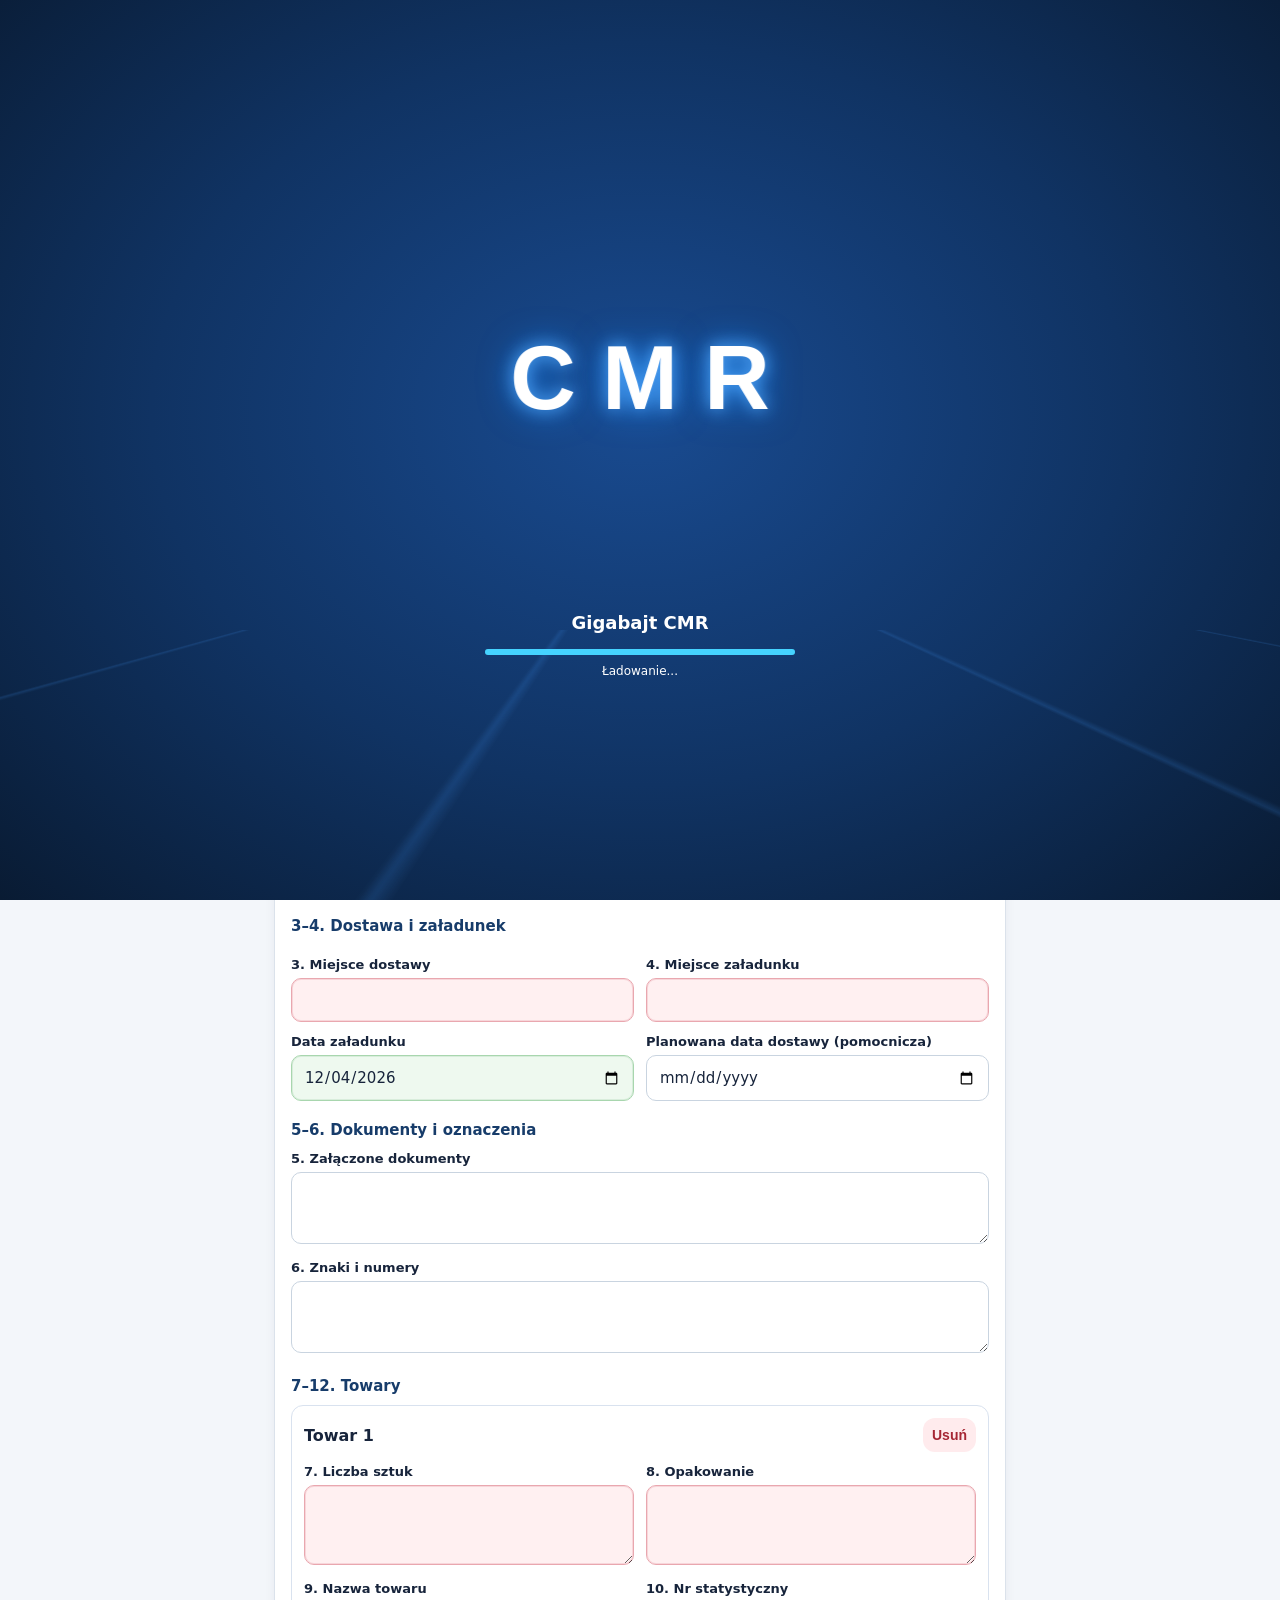
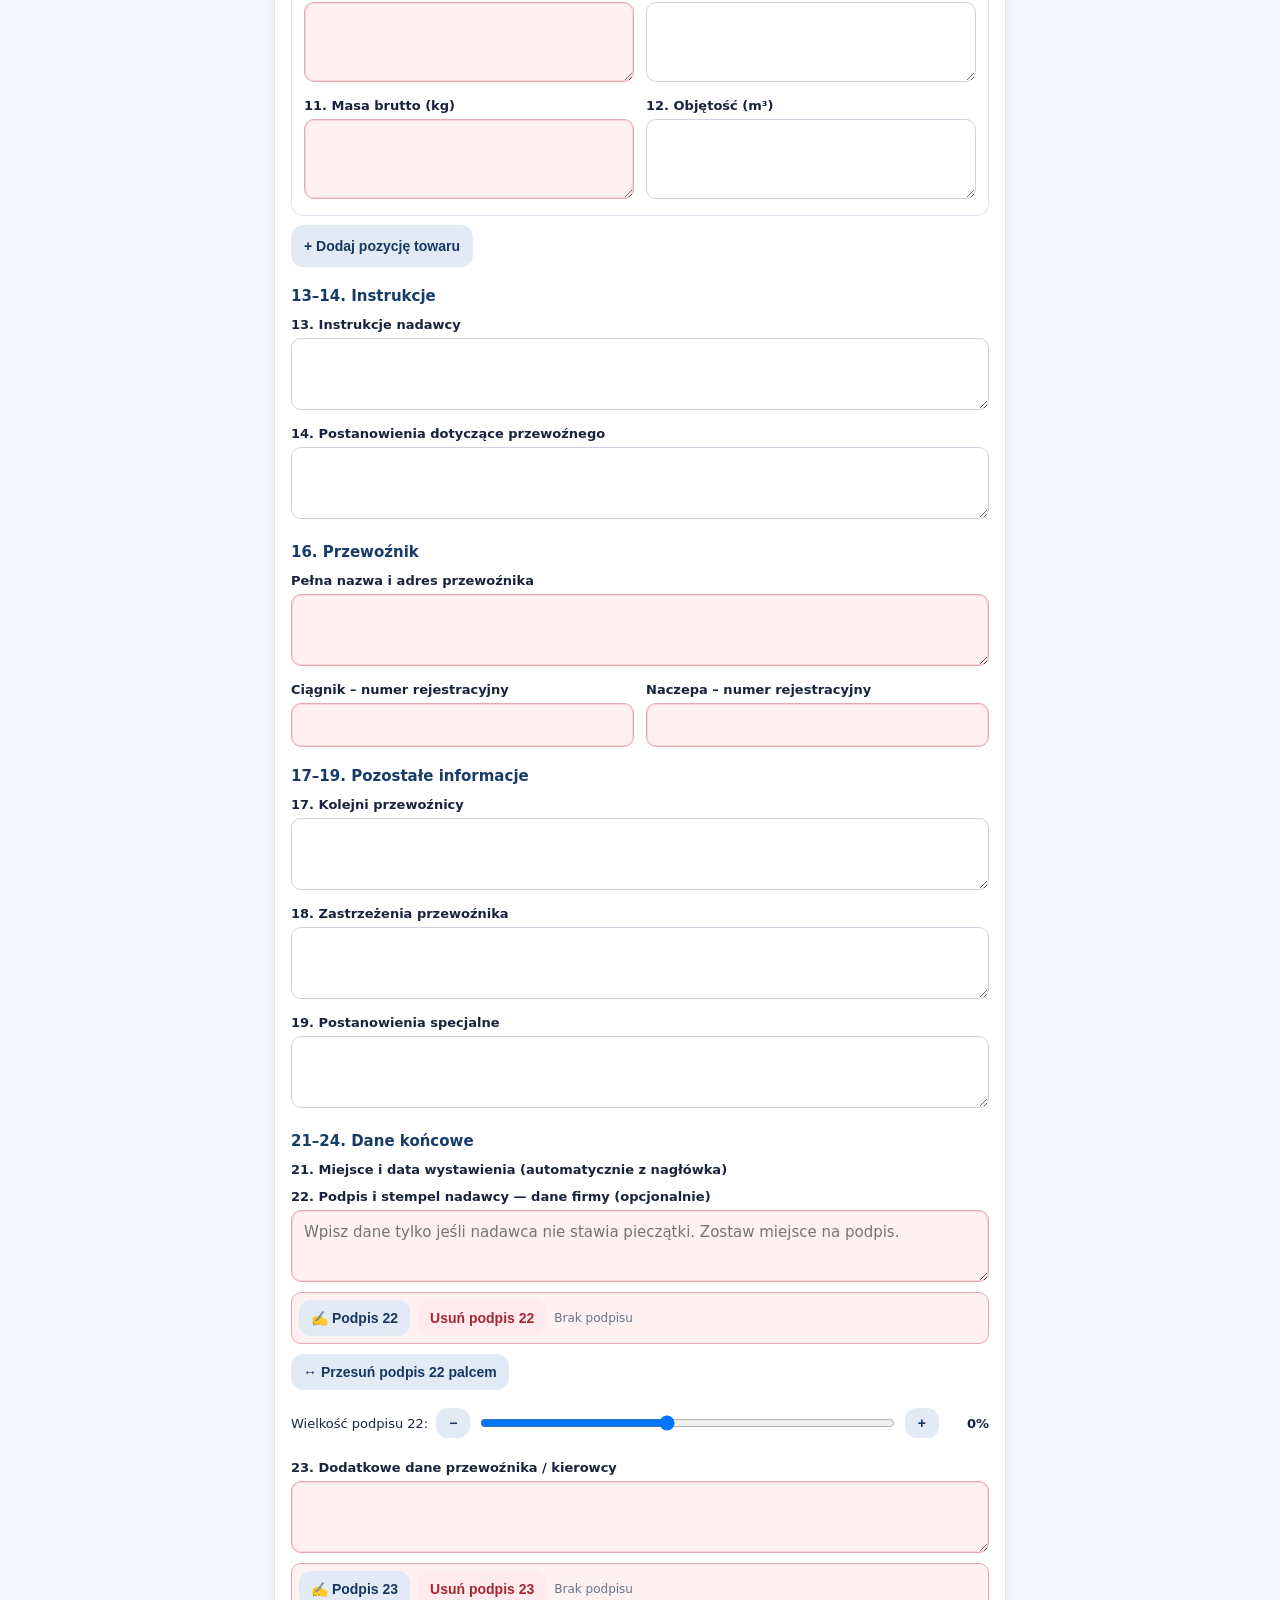
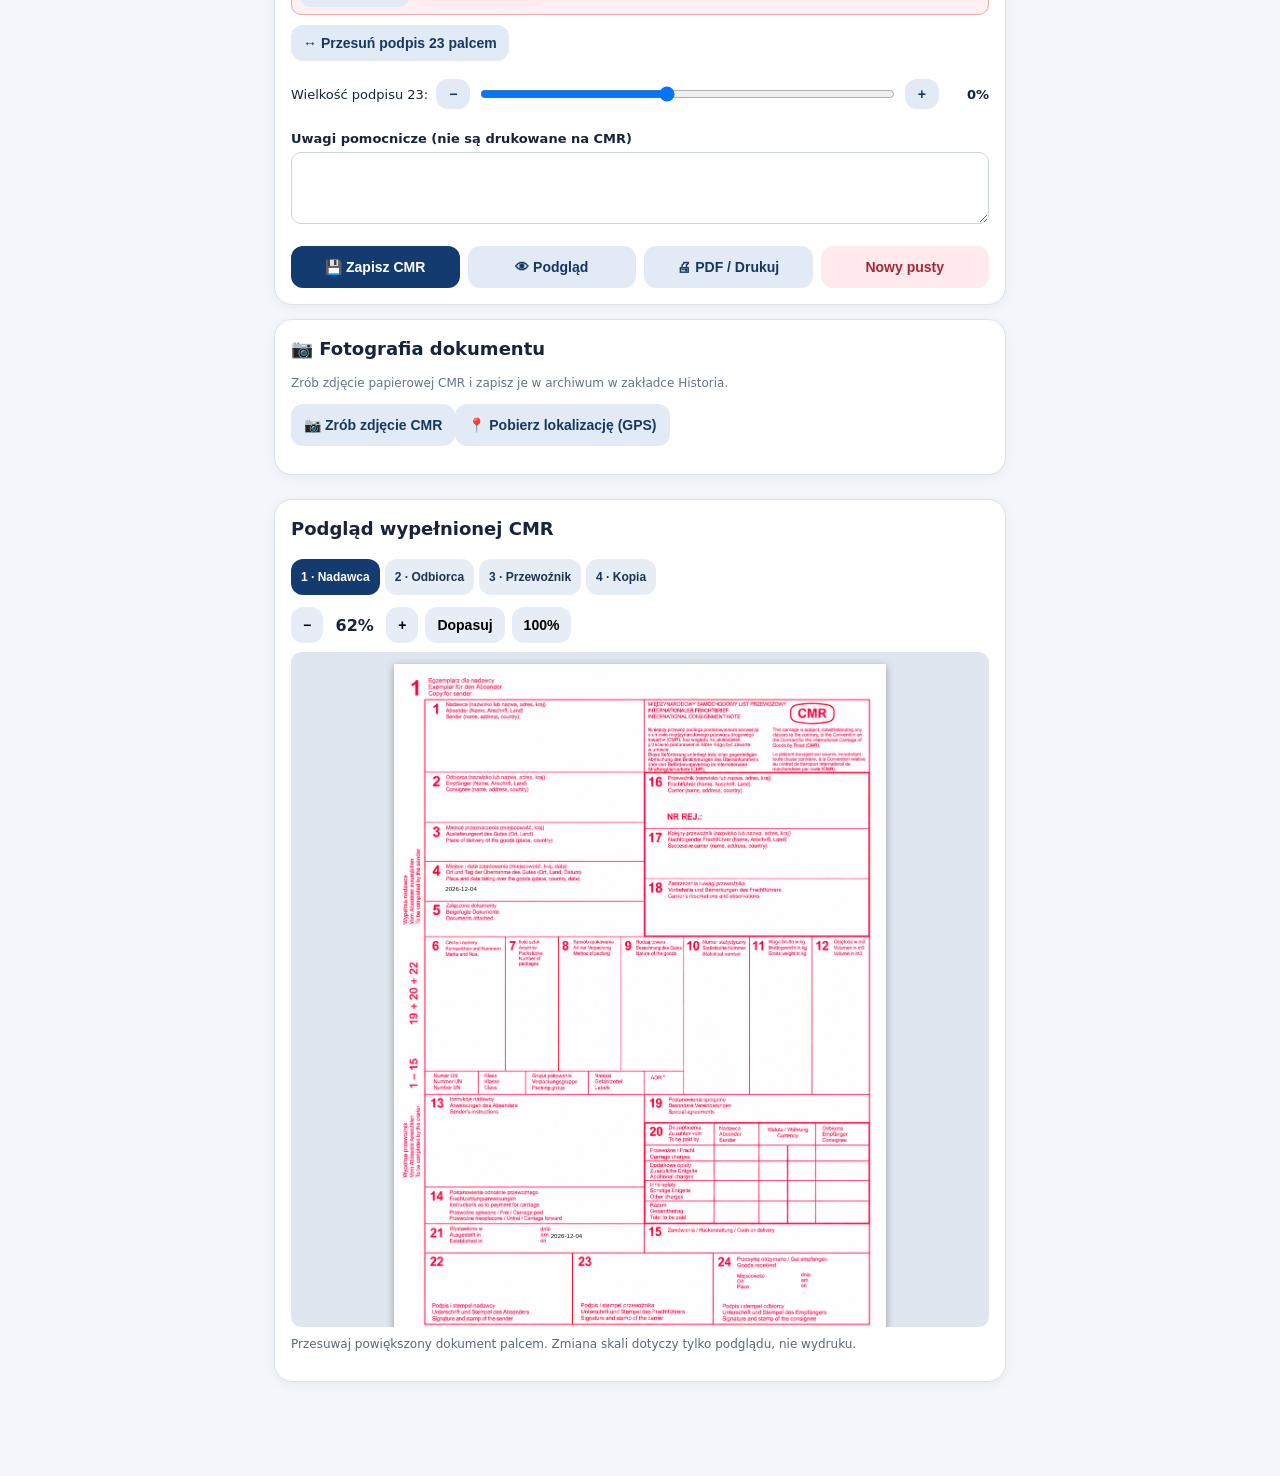
<file: index.html>
<!doctype html><html lang="pl"><head><meta charset="utf-8"><meta name="viewport" content="width=device-width, initial-scale=1,viewport-fit=cover"><title>Gigabajt CMR</title><link rel="manifest" href="./manifest.webmanifest?v=96"><meta name="theme-color" content="#0c192d"><link rel="apple-touch-icon" href="./icon-192.png"><style>
:root{font-family:system-ui,-apple-system,Roboto,sans-serif;color:#17243b;background:#f3f6fa}*{box-sizing:border-box}body{margin:0}header{background:#0c192d;color:white;padding:22px 18px 18px;overflow:hidden}header h1{margin:0;font-size:24px}header p{margin:6px 0 0;color:#b8c7db;font-size:13px}.header-top{display:flex;align-items:flex-start;justify-content:space-between;gap:12px}.header-title{display:flex;align-items:center;gap:10px;min-width:0}.truck-wrap{display:inline-flex;align-items:center;justify-content:center;width:30px;overflow:visible}.truck-emoji{display:inline-block;will-change:transform}.truck-emoji.run{animation:truckDrive 7.5s linear 1}.header-clock{min-width:74px;padding:7px 10px;border-radius:10px;background:#12233d;color:#e8f1ff;border:1px solid #35527e;text-align:center;font-weight:700;font-size:15px;line-height:1;box-shadow:inset 0 0 0 1px #ffffff10}.header-clock small{display:block;color:#a9bbd6;font-weight:600;font-size:10px;letter-spacing:.04em;margin-top:4px}@keyframes truckDrive{
0%{transform:translateX(0);opacity:1;animation-timing-function:ease-out}
17%{transform:translateX(20px);opacity:1;animation-timing-function:cubic-bezier(.55,.02,.72,.55)}
49%{transform:translateX(-120vw);opacity:1;animation-timing-function:steps(1,end)}
50%{transform:translateX(120vw);opacity:0;animation-timing-function:steps(1,end)}
51%{transform:translateX(120vw);opacity:1;animation-timing-function:cubic-bezier(.18,.3,.55,1)}
94%{transform:translateX(8px);opacity:1;animation-timing-function:ease-out}
100%{transform:translateX(0);opacity:1}
}@media(max-width:420px){.header-clock{min-width:66px;padding:6px 8px;font-size:14px}.truck-wrap{width:26px}}.wrap{max-width:760px;margin:auto;padding:14px 14px 80px}.tabs{display:flex;gap:8px;margin-bottom:14px}.tabs button{flex:1}button{border:none;border-radius:12px;padding:13px;font-weight:700;font-size:14px;cursor:pointer}.tabs button{background:#e2eaf5;color:#1d385a}.tabs .active,.primary{background:#133b70;color:#fff}.secondary{background:#e2eaf5;color:#163761}.danger{background:#ffebed;color:#a62634}.panel{background:white;border:1px solid #dbe2eb;border-radius:18px;padding:16px;box-shadow:0 3px 12px #112c4d0d;margin-bottom:14px}h2{margin:2px 0 15px;font-size:18px}h3{font-size:15px;margin:20px 0 10px;color:#173c6a}label{display:block;font-size:13px;font-weight:700;margin:12px 0 6px}input,textarea{width:100%;padding:12px;border:1px solid #c9d4e0;border-radius:10px;font:15px system-ui;background:#fff;color:#17243b}textarea{min-height:72px;resize:vertical}.grid{display:grid;grid-template-columns:1fr 1fr;gap:0 12px}.full{grid-column:1/-1}.actions{display:flex;gap:8px;flex-wrap:wrap;margin-top:18px}.actions button{flex:1 1 130px}.hint{font-size:12px;color:#64748b;line-height:1.5}.card{border:1px solid #d9e2ef;padding:12px;border-radius:12px;margin:9px 0}.card strong{display:block}.card small{color:#64748b}.hidden{display:none!important}.row{display:flex;align-items:center;justify-content:space-between;gap:8px}.row button{padding:9px}.banner{padding:11px;background:#e9f4ff;border-radius:10px;font-size:13px;margin-bottom:14px}.error{color:#b32632;font-size:13px;white-space:pre-line}#toast{position:fixed;bottom:18px;left:5%;width:90%;background:#133b70;color:white;padding:14px;border-radius:12px;display:none;z-index:10}#preview{border:1px solid #e4e9ef;background:#fff;padding:12px;font-size:13px;line-height:1.5}.preline{white-space:pre-line}@media(max-width:390px){.grid{grid-template-columns:1fr}}

/* CMR v1.1 */
.cmr-section{margin-top:24px}.copy-switch{display:flex;gap:5px;overflow-x:auto;padding:5px 0 12px}.copy-switch button{white-space:nowrap;font-size:12px;padding:11px 10px;background:#e7edf6;color:#1c3451}.copy-switch button.selected{background:#133b70;color:white}.zoom-tools{display:flex;gap:7px;align-items:center;flex-wrap:wrap;margin-bottom:9px}.zoom-tools button{padding:10px 12px;background:#e7edf6}.zoom-tools output{font-weight:700;min-width:49px;text-align:center}.paper-scroll{overflow:auto;max-height:75vh;background:#dfe6ef;border-radius:10px;padding:12px;touch-action:pan-x pan-y;overscroll-behavior:contain}.paper-holder{width:max-content;margin:0 auto}.cmr-sheet{--ink:#d51c49;width:210mm;height:297mm;box-sizing:border-box;background:white;padding:9mm;box-shadow:0 3px 12px #999;font:9px Arial,sans-serif;color:#222;display:flex;flex-direction:column;gap:0;overflow:hidden}.cmr-sheet.blue{--ink:#1769ac}.cmr-sheet.green{--ink:#23965f}.cmr-sheet.black{--ink:#353535}.cmr-head{height:20mm;border:1.2px solid var(--ink);display:flex;justify-content:space-between;padding:3mm;color:var(--ink)}.cmr-head strong{font-size:27px;line-height:1}.cmr-head small{display:block;font-size:8px}.cmr-grid{display:grid;grid-template-columns:1fr 1fr;flex:1;min-height:0}.cmr-half{display:flex;flex-direction:column;min-height:0}.cmr-cell{border:0.75px solid var(--ink);padding:2.1mm;position:relative;min-height:0;overflow:hidden;flex-shrink:0}.cmr-cell .c-label{display:block;color:var(--ink);font-size:8px;line-height:1.15;min-height:11px}.cmr-cell .c-value{white-space:pre-wrap;overflow-wrap:anywhere;font-size:10.5px;line-height:1.22;padding-top:2mm}.cmr-cell .c-label b{font-size:12px;margin-right:2px}.cmr-twocol{display:grid;grid-template-columns:1fr 1fr}.cmr-goods{border-collapse:collapse;width:100%;table-layout:fixed;height:43mm}.cmr-goods th,.cmr-goods td{border:0.75px solid var(--ink);text-align:left;vertical-align:top;padding:1.8mm;overflow-wrap:anywhere}.cmr-goods th{color:var(--ink);font-size:8px;font-weight:normal;height:14mm}.cmr-goods td{font-size:9px}.cmr-bottom{display:grid;grid-template-columns:1fr 1fr 1fr;height:24mm}.cmr-footnote{font-size:6.6px;color:var(--ink);text-align:center;margin-top:2mm}.cmr-dummy{height:1px}.cmr-notice{color:#59687a;font-size:12px;line-height:1.45;margin-top:9px}@media print{@page{size:A4;margin:0}html,body{margin:0;padding:0;background:white}.print-only{display:block!important}.cmr-sheet{box-shadow:none;margin:0;page-break-after:always;break-after:page}.cmr-sheet:last-child{page-break-after:auto;break-after:auto}}

/* Gigabajt CMR 3.6 — korekta pola 14 */
.cmr-sheet{position:relative;display:block;width:210mm;height:297mm;padding:0;overflow:hidden;background:#fff;font-family:Arial,Helvetica,sans-serif;color:#111;gap:0;box-shadow:0 3px 12px #999}
.cmr-template-wrap{position:absolute;left:11mm;top:5mm;width:188mm;height:287.6mm}
.cmr-template{position:absolute;inset:0;background:url('./cmr-template-perfect.png') no-repeat center/100% 100%}
.cmr-sheet.blue .cmr-template{filter:hue-rotate(225deg) saturate(1.25)}
.cmr-sheet.green .cmr-template{filter:hue-rotate(170deg) saturate(1.25)}
.cmr-sheet.black .cmr-template{filter:hue-rotate(75deg) saturate(1.2)}
.cmr-overlay{position:absolute;inset:0}
.ov{position:absolute;white-space:pre-wrap;overflow-wrap:anywhere;overflow:hidden;line-height:1.08;color:#111;font-size:2.45mm;padding:.1mm .35mm;box-sizing:border-box}
.ov.small{font-size:1.9mm}
.ov.tiny{font-size:1.7mm}
.ov.center{text-align:center}.ov.right{text-align:right}.ov.bold{font-weight:700}
.ov.reg{font-size:3.0mm;font-weight:700;letter-spacing:.06mm;line-height:1}
.ov.sign{font-size:2.0mm;line-height:1.02}
.ov.addr{font-size:2.45mm;line-height:1.13}
.ov.goods{font-size:2.15mm;line-height:1.08}
.ov.goodsnarrow{font-size:2.05mm;line-height:1.07}
.ov.goodswide{font-size:2.25mm;line-height:1.08}
.ov.topgap{padding-top:.35mm}
.ov.goods-mid{display:flex;align-items:center;justify-content:center;text-align:center}
.ov.goods-vmid{display:flex;align-items:center}
.ov.goods-vmid.center{justify-content:center;text-align:center}
.ov.goods-vmid>span,.ov.goods-mid>span{display:block;width:100%;max-width:100%;white-space:pre-wrap;overflow-wrap:anywhere}
.ov.box23{display:flex;align-items:center;justify-content:center;text-align:center;padding:.1mm 1.2mm}
.cmr-notice{color:#59687a;font-size:12px;line-height:1.45;margin-top:9px}
@media print{@page{size:A4;margin:0}html,body{margin:0;padding:0;background:white}.print-only{display:block!important}.cmr-sheet{box-shadow:none;margin:0;page-break-after:always;break-after:page}.cmr-sheet:last-child{page-break-after:auto;break-after:auto}.cmr-template-wrap{left:11mm;top:5mm;width:188mm;height:287.6mm}}

/* 2.0: One shared coordinate space for the printed A4 background and every entry. */
.cmr-sheet{width:210mm;height:297mm;position:relative;padding:0;overflow:hidden;display:block;background:white}
.cmr-template-wrap{position:absolute;inset:0;width:100%;height:100%}
.cmr-template{position:absolute;inset:0;width:100%;height:100%;background:url('./cmr-template-perfect.png') center/100% 100% no-repeat}
.cmr-overlay{position:absolute;inset:0;width:100%;height:100%}
.ov{position:absolute;display:block;box-sizing:border-box;overflow:hidden;overflow-wrap:anywhere;white-space:pre-wrap;line-height:1.16;color:#171717;font:10px/1.16 Arial, sans-serif;padding:0;text-align:left}
.ov.center{text-align:center}.ov.narrow{font-size:9px}.ov.sign{font-size:9px}
.cmr-sheet .cmr-template{print-color-adjust:exact;-webkit-print-color-adjust:exact}
@media print{.cmr-template-wrap{inset:0;width:100%;height:100%}.cmr-overlay{inset:0;width:100%;height:100%}}

/* Version 3.4: only the copy indicator at the upper left changes on copies 2–4. */
.copy-heading{position:absolute;left:2.8%;top:1.35%;width:26%;height:3.70%;background:#fff;display:flex;align-items:center;gap:1.6%;z-index:2;font-family:Arial,Helvetica,sans-serif;box-sizing:border-box}
.copy-heading .copy-number{font-size:38px;font-weight:bold;line-height:1;width:14%;text-align:left}
.copy-heading .copy-caption{font-size:11px;font-weight:600;line-height:1.11;white-space:nowrap}
.cmr-sheet.blue .copy-heading{color:#1769ac}
.cmr-sheet.green .copy-heading{color:#23965f}
.cmr-sheet.black .copy-heading{color:#997009}

.sig-inline{display:flex;gap:8px;flex-wrap:wrap;align-items:center;margin:6px 0 10px}.sig-inline button{padding:10px 12px}.sig-badge{font-size:12px;color:#64748b}.sig-modal{position:fixed;inset:0;background:#0008;display:none;align-items:center;justify-content:center;z-index:9999;padding:14px}.sig-modal.show{display:flex}.sig-box{width:min(100%,680px);background:#fff;border-radius:16px;padding:14px;box-shadow:0 10px 30px #0003}.sig-title{font-weight:700;margin-bottom:10px}.sig-pad-wrap{border:1px solid #c9d4e0;border-radius:12px;overflow:hidden;background:#fff}.sig-pad{display:block;width:100%;height:44vh;max-height:360px;touch-action:none;background:#fff}.sig-tools{display:flex;gap:8px;flex-wrap:wrap;margin-top:12px}.sig-tools button{flex:1 1 120px}.ov.sig-slot img{display:block;width:100%;height:100%;object-fit:contain;object-position:left center}
.sig-size{display:flex;align-items:center;gap:8px;flex-wrap:wrap;margin:0 0 14px;font-size:13px}.sig-size input{width:auto;flex:1 1 120px;min-width:85px}.sig-size button{padding:7px 13px}.sig-size b{min-width:42px;text-align:right}.ov.sig-slot img{object-position:center center;transform-origin:center center}

/* v4.0: signatures free inside boxes 22/23; do not move printed fields */
.ov.sig-full{overflow:hidden;pointer-events:none}
.sig-full img{position:absolute;max-width:none;object-fit:contain;transform:translate(-50%,-50%);height:36%;width:48%;display:block}
.sig-move-modal{position:fixed;inset:0;background:#0009;display:none;justify-content:center;align-items:center;z-index:10001;padding:14px}
.sig-move-modal.show{display:flex}
.sig-move-box{background:white;border-radius:16px;padding:14px;width:min(100%,640px)}
.sig-move-area{height:240px;border:2px solid #d84970;border-radius:8px;position:relative;overflow:hidden;touch-action:none;background:#fff}
.sig-move-area img{position:absolute;width:48%;height:36%;max-width:none;object-fit:contain;transform:translate(-50%,-50%);touch-action:none;user-select:none;-webkit-user-drag:none}
.sig-move-area .sig-caption{position:absolute;bottom:6px;left:8px;color:#b44;font-size:11px;pointer-events:none;opacity:.75}
.sig-move-buttons{display:flex;gap:8px;margin-top:12px;flex-wrap:wrap}.sig-move-buttons button{flex:1 1 110px}
.cmr-sheet .ov.box23{display:flex;align-items:center;justify-content:center;text-align:center;padding:0 1.2mm}

/* v5.2: gentle indicators only in the editor, never on printed CMR sheets */
#form input.required-empty,#form textarea.required-empty{background:#fff0f1;border-color:#e9a7af;box-shadow:0 0 0 1px #f7d6da inset;animation:requiredSoftPulse 2.9s ease-in-out infinite}
#form input.required-filled,#form textarea.required-filled{background:#eef9ef;border-color:#a8d6ae;box-shadow:0 0 0 1px #d8eddb inset;animation:none}
#form .required-sig.required-empty{border:1px solid #e9a7af;background:#fff0f1;border-radius:10px;padding:7px;animation:requiredSoftPulse 2.9s ease-in-out infinite}
#form .required-sig.required-filled{border:1px solid #a8d6ae;background:#eef9ef;border-radius:10px;padding:7px;animation:none}
@keyframes requiredSoftPulse{0%,100%{background-color:#fff3f4}50%{background-color:#ffe7e9}}
@media(prefers-reduced-motion:reduce){#form .required-empty{animation:none!important}}
.cmr-num-mode{display:flex;align-items:center;gap:11px;margin:10px 0 7px;flex-wrap:wrap}.cmr-mode-text{font-size:13px;color:#64748b;font-weight:650}.cmr-mode-text.active{color:#173c6a}.cmr-switch{position:relative;width:52px;height:29px;margin:0;display:inline-block;flex:none}.cmr-switch input{opacity:0;width:0;height:0;position:absolute}.cmr-switch-track{position:absolute;inset:0;background:#8898aa;border-radius:30px;transition:background .2s}.cmr-switch-track:before{content:"";position:absolute;left:4px;top:4px;width:21px;height:21px;border-radius:50%;background:white;box-shadow:0 2px 5px #0003;transition:transform .2s}.cmr-switch input:checked + .cmr-switch-track{background:#1765b0}.cmr-switch input:checked + .cmr-switch-track:before{transform:translateX(23px)}.cmr-switch input:focus-visible + .cmr-switch-track{outline:3px solid #f1bf55;outline-offset:2px}
.text-settings-open{flex:0 0 auto;display:flex;flex-direction:column;align-items:center;justify-content:center;gap:1px;padding:5px 7px;border:1px solid #35527e;border-radius:10px;background:#152c4a;color:#fff;min-width:45px;font-size:18px}.text-settings-open span{font-size:10px}.header-top{align-items:center}.text-settings-modal{display:none;position:fixed;inset:0;z-index:9998;background:#0009;padding:12px;align-items:center;justify-content:center}.text-settings-modal.show{display:flex}.text-settings-box{background:white;color:#17243b;border-radius:16px;padding:16px;max-height:92vh;overflow:auto;width:min(100%,530px);box-shadow:0 10px 32px #0004}.text-settings-head{display:flex;align-items:center;justify-content:space-between;gap:12px}.text-settings-head button{padding:7px 12px}.text-settings-box select{width:100%;padding:11px;border:1px solid #c9d4e0;border-radius:10px;background:#fff;font-size:15px}.text-settings-box input[type=range]{padding:0;accent-color:#1765b0}.text-settings-example{background:#f2f6fa;border:1px solid #d7e0eb;border-radius:10px;padding:12px;margin-top:12px;overflow:hidden}.text-settings-example small{color:#607086}.text-settings-example div{margin-top:8px;white-space:nowrap}.text-settings-actions{display:flex;flex-wrap:wrap;gap:8px;margin-top:14px}.text-settings-actions button{flex:1 1 145px}
.settings-page{margin-top:15px}.settings-tile{display:flex;align-items:center;gap:14px;width:100%;text-align:left;background:white;border:1px solid #d9e2ef;margin:10px 0;padding:15px}.settings-tile>span:nth-child(2){flex:1}.settings-tile small{display:block;color:#64748b;margin-top:4px;font-weight:400}.settings-tile-icon{font-size:25px}.settings-back{margin-bottom:8px}.settings-pick-head,.settings-pick-actions{display:flex;align-items:center;justify-content:space-between;gap:10px;margin:12px 0}.settings-pick-actions button{flex:1}.settings-check-grid{display:grid;grid-template-columns:1fr 1fr;gap:8px;max-height:35vh;overflow:auto;padding:10px;background:#f2f6fa;border-radius:10px}.text-field-check{margin:0;display:flex;gap:8px;align-items:flex-start;font-size:12px;font-weight:550}.text-field-check input{width:18px;height:18px;flex:none;margin:0;padding:0}.settings-language-list{max-height:63vh;overflow:auto}.language-choice{display:flex;align-items:center;gap:13px;width:100%;background:white;border-bottom:1px solid #e7edf4;border-radius:0;text-align:left;font-weight:400}.language-choice b{flex:1}.language-choice.chosen{background:#eaf3ff;color:#12477d}.language-choice span:first-child{font-size:23px}#applyTextToMany:disabled{opacity:.55}.dt-card{border:1px solid #d9e2ef;border-radius:13px;padding:14px;margin:12px 0;background:#f9fbff}.dt-card strong{display:block;margin-bottom:10px}.dt-switchline{display:flex;align-items:center;gap:12px;flex-wrap:wrap;font-size:14px!important}.dt-switchline input{appearance:none;-webkit-appearance:none;position:relative;width:54px;height:30px;background:#a5b1c2;border-radius:20px;border:0;margin:0;flex:none;transition:background .2s}.dt-switchline input:checked{background:#1668b7}.dt-switchline input:after{content:'';position:absolute;width:23px;height:23px;top:3.5px;left:4px;border-radius:50%;background:white;box-shadow:0 1px 3px #0003;transition:transform .2s}.dt-switchline input:checked:after{transform:translateX(23px)}.dt-card input[type=time],.dt-card input[type=date]{max-width:280px}.dt-card input:disabled{background:#e6ecf4;color:#7b8798}
/* 7.0 - quick, accessible background colors for the app only */
.bg-color-grid{display:grid;grid-template-columns:repeat(3,minmax(0,1fr));gap:10px;margin:12px 0 18px}
.bg-color-choice{display:flex;align-items:center;flex-direction:column;gap:7px;justify-content:center;min-height:78px;border:2px solid #cbd5e1;background:#fff;color:#17243b;border-radius:14px;padding:10px 5px;font-size:12px}
.bg-color-choice .bg-dot{display:block;width:36px;height:36px;border-radius:50%;border:1px solid #0002;box-shadow:inset 0 0 0 1px #ffffff6b}
.bg-color-choice.selected{border-color:#1462aa;box-shadow:0 0 0 2px #1462aa55}
body.gb-dark .bg-color-choice{background:#273852;color:#edf5ff;border-color:#627793}
body.gb-dark .bg-color-choice.selected{border-color:#7cbbff;box-shadow:0 0 0 2px #7cbbff55}
/* 6.9 - independent appearance, no changes to printed CMR */
body.gb-dark{background:#142034;color:#e5edf9}body.gb-dark header{background:#070e19}body.gb-dark .panel,body.gb-dark .text-settings-box,body.gb-dark .sig-box,body.gb-dark .sig-move-box{background:#202e44;color:#e5edf9;border-color:#53647d}body.gb-dark input:not([type="checkbox"]):not([type="radio"]):not([type="color"]),body.gb-dark textarea,body.gb-dark select{background:#273852;color:#f2f7ff;border-color:#637894}body.gb-dark label,body.gb-dark h2,body.gb-dark h3{color:#e6f0ff}body.gb-dark .hint{color:#bed0e6}body.gb-dark .cmr-sheet{color:#222;background:#fff}body.gb-dark .cmr-sheet *{color:inherit}body.gb-dark .cmr-sheet .ov{color:#171717}body.gb-dark .banner{background:#243b5b;color:#e8f3ff}body.gb-dark .settings-tile{background:#273a55;color:#ecf4ff;border-color:#5b7395}body.gb-dark .secondary{background:#394e6c;color:#f0f7ff}body.gb-dark .danger{background:#5a2636;color:#fff}body.gb-dark .copy-switch button:not(.selected){background:#394e6c;color:#f1f7ff}body.gb-dark .cmr-notice{color:#cbd7e8}body.gb-custom{background:var(--user-bg,#f3f6fa)}.settings-page input[type="color"]{width:100%;height:52px;padding:4px}.settings-page .settings-check-grid label{display:flex;gap:8px;align-items:center}.settings-page .settings-check-grid input[type="checkbox"]{width:auto}

/* v7.2: header-only palette and exhaust during forward acceleration */
header{background:var(--cmr-header-color,#0c192d)}
.truck-emoji{position:relative}
.truck-exhaust{position:absolute;right:-8px;top:12px;display:block;width:15px;height:18px;pointer-events:none;opacity:0;animation:none}
.truck-emoji.run .truck-exhaust{animation:exhaustWindow 7.5s linear 1}
.truck-exhaust i{position:absolute;display:block;width:8px;height:8px;border-radius:50%;background:#a3aab3;opacity:0;box-shadow:0 0 4px #cad2dacc}
.truck-exhaust i:nth-child(1){top:2px;left:0;animation:exhaustPuff .65s ease-out infinite}
.truck-exhaust i:nth-child(2){top:8px;left:4px;animation:exhaustPuff .8s ease-out .17s infinite}
.truck-exhaust i:nth-child(3){top:5px;left:8px;animation:exhaustPuff .7s ease-out .35s infinite}
@keyframes exhaustWindow{0%,17%,50%,100%{opacity:0}19%,45%{opacity:1}48%{opacity:0}}
@keyframes exhaustPuff{0%{transform:translate(0,0) scale(.5);opacity:.7}100%{transform:translate(20px,-20px) scale(1.7);opacity:0}}
.header-color-grid{display:grid;grid-template-columns:repeat(4,minmax(0,1fr));gap:7px;margin:8px 0 16px}
.header-color-choice{display:flex;flex-direction:column;align-items:center;justify-content:center;gap:5px;min-height:76px;padding:7px 2px;font-size:10px;font-weight:600;border-radius:10px;border:2px solid #d4dce7;background:#fff;color:#23344d}
.header-color-choice .bg-dot{width:34px;height:34px;border-radius:9px;border:1px solid #0002}
.header-color-choice.selected{border-color:#236baf;box-shadow:0 0 0 1px #236baf}
body.gb-dark .header-color-choice{background:#273852;color:#f2f7ff;border-color:#637894}
body.gb-dark .header-color-choice.selected{border-color:#9fcbff}

/* v7.3: przywrócony czytelny rozmiar ciężarówki, bez zmian dymu */
.truck-wrap{width:38px;flex:0 0 38px}.truck-emoji{font-size:27px;line-height:1;white-space:nowrap}
@media(max-width:420px){.truck-wrap{width:35px;flex-basis:35px}.truck-emoji{font-size:25px}}
.cmr-photo-thumbnail{display:block;max-width:100%;max-height:220px;object-fit:contain;border-radius:10px;border:1px solid #dbe2eb;margin-bottom:10px}.photo-archive{margin-top:12px}.photo-archive .card{background:var(--user-bg,#f3f6fa)}

/* v7.5 — ekran O aplikacji */
.about-hero{text-align:center;padding:16px 8px 21px;border-bottom:1px solid #d9e2ef}.about-truck{display:flex;align-items:center;justify-content:center;width:82px;height:82px;background:#e7eef8;border-radius:20px;font-size:44px;margin:0 auto 10px}.about-hero h3{font-size:23px;margin:0 0 6px;color:inherit}.about-hero p{margin:0 0 12px;color:#64748b;font-size:13px}.about-version{display:inline-block;border-radius:20px;background:#e6ebf1;padding:6px 13px;font-size:12px;font-weight:700;color:#32465e}.about-details{padding:6px 0}.about-line{display:flex;align-items:center;gap:13px;padding:13px 5px;border-bottom:1px solid #e5ebf2}.about-line>span{font-size:25px;width:34px;text-align:center}.about-line strong{display:block;font-size:14px}.about-line small{display:block;color:#64748b;margin-top:4px;font-size:12px;line-height:1.5}.about-history{border-top:1px solid #d9e2ef;margin-top:9px;padding:8px 5px 10px}.about-history h3{margin:10px 0 12px}.about-history p{font-size:13px;color:#526175;line-height:1.5;margin:8px 0}.about-history b{color:#17243b}body.gb-dark .about-hero,body.gb-dark .about-line,body.gb-dark .about-history{border-color:#53647d}body.gb-dark .about-truck,body.gb-dark .about-version{background:#34465e;color:#edf5ff}body.gb-dark .about-hero p,body.gb-dark .about-line small,body.gb-dark .about-history p{color:#bed0e6}body.gb-dark .about-history b{color:#f1f7ff}

/* v7.6 GPS loading company chooser; only input #loading is ever modified */
.gps-load-btn{display:block;width:100%;margin-top:8px;text-align:center;padding:11px 10px;font-size:12px}
.gps-company-list{border:1px solid #d9e2ef;border-radius:12px;padding:10px;margin-top:8px;background:#f7faff;max-height:370px;overflow:auto}
.gps-company-item{display:block;width:100%;text-align:left;margin:6px 0;padding:10px 11px;background:white;border:1px solid #cad8e7;border-radius:9px;color:#17243b;line-height:1.4;font-weight:400}
.gps-company-item strong{display:block;font-size:13px}.gps-company-item small{display:block;color:#516176;font-size:12px;white-space:normal}
body.gb-dark .gps-company-list{background:#1f3048;border-color:#60738d}body.gb-dark .gps-company-item{background:#34445b;color:#fff;border-color:#627793}body.gb-dark .gps-company-item small{color:#e4ebf5}

/* 8.3: archive cards and two-stage document workflow */
.cmr-archive-card{width:100%;text-align:left;display:flex;align-items:center;gap:14px;border:2px solid #aeb6c1;border-left:9px solid #8993a3;border-radius:16px;padding:16px 12px;background:#f3f5f7;color:#202b3a;margin:12px 0;box-shadow:0 2px 8px #14283a14;cursor:pointer}
.cmr-archive-card.completed{border-color:#4eab73;border-left-color:#188548;background:#e5f7e9;color:#133e25}
.cmr-archive-card .archive-paper{flex:none;width:57px;height:70px;background:#fff;border:2px solid #a2adbb;border-radius:7px;display:flex;align-items:center;justify-content:center;position:relative;box-shadow:2px 2px 0 #10182018}
.cmr-archive-card .archive-paper:before{content:'';position:absolute;top:8px;left:8px;width:27px;height:3px;background:#b5bfca;box-shadow:0 10px 0 #b5bfca,0 20px 0 #b5bfca}
.cmr-archive-card .archive-paper .paper-check{font-size:27px;font-weight:900;color:#808b9a;background:#fff;position:absolute;right:5px;bottom:1px}
.cmr-archive-card.completed .archive-paper{border-color:#5aad79}.cmr-archive-card.completed .archive-paper .paper-check{color:#178043}
.cmr-archive-card .archive-card-text{display:flex;flex-direction:column;gap:4px;flex:1;min-width:0}.cmr-archive-card .archive-card-text strong{font-size:16px;word-break:break-word}.cmr-archive-card .archive-card-text span{font-size:13px;font-weight:750}.cmr-archive-card .archive-card-text small{font-size:11px;opacity:.84;overflow-wrap:anywhere}
.cmr-archive-card:focus-visible{outline:3px solid #316fc2;outline-offset:3px}.archive-legacy-actions{display:flex;gap:6px;margin:-5px 0 10px 0}.archive-legacy-actions button{padding:8px 12px}
body.gb-dark .cmr-archive-card{background:#354154;color:#f1f5fa;border-color:#8492a5;border-left-color:#aab6c5}body.gb-dark .cmr-archive-card.completed{background:#234737;color:#e4fae9;border-color:#54a877}

/* v8.6: paper/electronic acknowledgement on archived CMR only */
.archive-finish-card{border:1px solid #cad5e0;border-radius:14px;padding:13px;margin:14px 0;background:#f7fafc}.archive-choice-row{display:grid;grid-template-columns:1fr 1fr;gap:8px;margin:12px 0}.archive-choice-row label{display:flex;align-items:center;gap:7px;border:1px solid #b9c8d8;border-radius:10px;padding:11px 8px;margin:0;background:white;font-size:12px}.archive-choice-row input{width:auto;margin:0;flex:none}.archive-finish-card button{width:100%;margin:5px 0}.archive-sign-range{display:flex;align-items:center;gap:10px}.archive-sign-range input{flex:1;min-width:0}.archive-sign-range output{white-space:nowrap;font-weight:700}.gb-dark .archive-finish-card{background:#25364d;border-color:#526780;color:#e8effc}.gb-dark .archive-choice-row label{background:#293c56;border-color:#5e7390;color:#e8effc}

/* 8.8: Oddzielne akcje archiwum, bez zagnieżdżania przycisków */
.cmr-history-row{display:flex;align-items:stretch;gap:6px;margin:12px 0}
.cmr-history-row .cmr-archive-card{margin:0;min-width:0;flex:1;padding:12px 7px;gap:8px}
.cmr-history-row .archive-paper{width:43px;height:56px}
.cmr-history-row .archive-card-text strong{font-size:15px}
.cmr-history-actions{display:flex;flex-direction:column;justify-content:center;gap:7px;flex:none}
.cmr-history-actions button{width:42px;height:42px;display:flex;align-items:center;justify-content:center;border-radius:10px;padding:0;margin:0;font-size:21px;background:#eaf3ff;color:#144f88;border:1px solid #9ab8dc;cursor:pointer}
.cmr-history-actions button.cmr-history-trash{background:#fff0f0;color:#a72132;border-color:#e2a5ab}
.cmr-history-actions button:focus-visible{outline:3px solid #316fc2;outline-offset:2px}

/* 9.0: akcje WEWNATRZ kafelka, obok siebie, bez zagniezdzania przyciskow */
.cmr-history-row{display:flex;align-items:stretch;gap:0;margin:12px 0;border:2px solid #aeb6c1;border-left:9px solid #8993a3;border-radius:16px;box-shadow:0 2px 8px #14283a14;background:#f3f5f7;overflow:hidden}
.cmr-history-row.completed{border-color:#4eab73;border-left-color:#188548;background:#e5f7e9}
.cmr-history-row .cmr-archive-card{margin:0;border:0;border-radius:0;border-left:0;box-shadow:none;min-width:0;flex:1;padding:13px 7px;gap:8px;background:transparent}
.cmr-history-row .cmr-archive-card.completed{background:transparent;border:0;color:#133e25}
.cmr-history-row .archive-paper{width:43px;height:56px}
.cmr-history-row .archive-card-text strong{font-size:15px}
.cmr-history-actions{display:flex;flex-direction:row;gap:5px;justify-content:flex-end;align-items:center;flex:none;padding:0 8px 0 1px}
.cmr-history-actions button{width:36px;height:40px;font-size:19px;border-radius:9px;padding:0;display:flex;align-items:center;justify-content:center;margin:0;background:#eaf3ff;color:#144f88;border:1px solid #9ab8dc;cursor:pointer}
.cmr-history-actions button.cmr-history-trash{background:#fff0f0;color:#a72132;border-color:#e2a5ab}
.cmr-history-actions button:disabled{opacity:.55}
.cmr-history-actions button:focus-visible{outline:3px solid #316fc2;outline-offset:2px}
body.gb-dark .cmr-history-row{background:#354154;border-color:#8492a5;border-left-color:#aab6c5}
body.gb-dark .cmr-history-row.completed{background:#234737;border-color:#54a877}
@media(max-width:410px){.cmr-history-row .archive-paper{width:36px;height:48px}.cmr-history-row .cmr-archive-card{padding:10px 4px;gap:5px}.cmr-history-row .archive-card-text strong{font-size:14px}.cmr-history-row .archive-card-text span{font-size:11px}.cmr-history-actions{gap:3px;padding-right:5px}.cmr-history-actions button{width:32px;height:35px;font-size:17px}}

/* v9.1 — tylko wizualne odchudzenie kart Historii: bez zmian akcji/PDF */
.cmr-history-row,.cmr-history-row.completed{
  border:1.5px solid #afb9c6;border-left:1.5px solid #afb9c6;
  border-radius:17px;box-shadow:none;overflow:hidden;
  background:#f0f2f5;margin:11px 0;min-height:79px;
}
.cmr-history-row.completed{border-color:#79b990;background:#e5f6ea}
.cmr-history-row .cmr-archive-card{
  padding:12px 4px 12px 15px;gap:13px;align-items:center;
  background:transparent;min-width:0;
}
.cmr-history-row .archive-paper{
  width:31px;height:39px;border:0;box-shadow:none;
  background:transparent;border-radius:0;flex:none;
}
.cmr-history-row .archive-paper:before{
  top:3px;left:5px;width:20px;height:24px;border:2px solid #8c9aaa;
  border-radius:3px;background:transparent;box-shadow:none;
}
.cmr-history-row .archive-paper .paper-check{
  right:-3px;bottom:-2px;font-size:17px;background:transparent;color:#7d8997;
}
.cmr-history-row.completed .archive-paper:before{border-color:#278c53}
.cmr-history-row.completed .archive-paper .paper-check{color:#19844b;background:transparent}
.cmr-history-row .archive-card-text{gap:3px;min-width:0}
.cmr-history-row .archive-card-text strong{font-size:18px;font-weight:650;line-height:1.2}
.cmr-history-row .archive-card-text span{font-size:12.5px;font-weight:500;line-height:1.3}
.cmr-history-row .archive-card-text small{font-size:10.5px;font-weight:400;line-height:1.25;opacity:.8}
.cmr-history-row .cmr-archive-card>span:last-child{display:none}
.cmr-history-actions{flex:none;gap:12px;padding:0 17px 0 3px}
.cmr-history-actions button,.cmr-history-actions button.cmr-history-trash{
  width:24px;height:36px;background:transparent;border:none;
  border-radius:5px;padding:0;margin:0;box-shadow:none;font-size:20px;
}
.cmr-history-actions button{color:#236391}
.cmr-history-actions button.cmr-history-trash{color:#bc3548}
.cmr-history-actions button:active{background:#28446818}
body.gb-dark .cmr-history-row{background:#354154;border-color:#8594a9}
body.gb-dark .cmr-history-row.completed{background:#234737;border-color:#68ad82}
@media(max-width:410px){
  .cmr-history-row .cmr-archive-card{padding:10px 2px 10px 11px;gap:9px}
  .cmr-history-row .archive-paper{width:26px;height:34px}
  .cmr-history-row .archive-paper:before{left:2px;width:19px;height:22px}
  .cmr-history-row .archive-card-text strong{font-size:16px}
  .cmr-history-row .archive-card-text span{font-size:11.5px}
  .cmr-history-actions{gap:9px;padding-right:11px}
  .cmr-history-actions button,.cmr-history-actions button.cmr-history-trash{width:22px;height:34px;font-size:19px}
}

/* v9.2: Approved vector icons and light CMR cards; behavior/PDF untouched */
.cmr-history-row,.cmr-history-row.completed{border-radius:18px;border-width:1.5px;min-height:78px;box-shadow:none}
.cmr-history-row:not(.completed){background:#f0f1f4;border-color:#aeb8c5}
.cmr-history-row.completed{background:#e4f6e9;border-color:#78b98f}
.cmr-history-row .cmr-archive-card{gap:13px;padding:12px 5px 12px 14px;align-items:center}
.cmr-history-row .archive-paper,.cmr-history-row.completed .archive-paper{display:flex;align-items:center;justify-content:center;flex:none;width:34px;height:44px;border:0;background:transparent;box-shadow:none;color:#8391a1}
.cmr-history-row.completed .archive-paper{color:#16834a}
.cmr-history-row .archive-paper:before,.cmr-history-row .archive-paper .paper-check{display:none!important}
.cmr-history-row .cmr-file-icon{width:34px;height:44px;display:block;overflow:visible}
.cmr-history-row .archive-card-text{gap:4px}
.cmr-history-row .archive-card-text strong{font-size:19px;font-weight:750;line-height:1.2;color:#263447}
.cmr-history-row .archive-card-text span{font-size:13px;font-weight:450;line-height:1.25;color:#596779}
.cmr-history-row.completed .archive-card-text strong{color:#17452b}
.cmr-history-row.completed .archive-card-text span{color:#27704a}
.cmr-history-row .archive-card-text small{font-size:11px;line-height:1.25;color:#657386;opacity:1}
.cmr-history-actions{display:flex;gap:9px;padding:0 12px 0 1px;align-items:center}
.cmr-history-actions button,.cmr-history-actions button.cmr-history-trash{width:28px;height:40px;padding:2px;border:0;background:transparent;box-shadow:none;border-radius:5px;display:flex;align-items:center;justify-content:center}
.cmr-history-actions button:not(.cmr-history-trash){color:#226898}
.cmr-history-actions button.cmr-history-trash{color:#ba3448}
.cmr-history-actions .cmr-action-svg{display:block;width:25px;height:31px;flex:none}
.cmr-history-actions button:focus-visible{outline:2px solid #3072bb;outline-offset:2px}
body.gb-dark .cmr-history-row:not(.completed){background:#354154;border-color:#8594a9}
body.gb-dark .cmr-history-row.completed{background:#234737;border-color:#68ad82}
body.gb-dark .cmr-history-row .archive-card-text strong,body.gb-dark .cmr-history-row .archive-card-text span{color:#f1f5fa}
@media(max-width:410px){
 .cmr-history-row .cmr-archive-card{gap:8px;padding:10px 3px 10px 10px}
 .cmr-history-row .archive-paper,.cmr-history-row.completed .archive-paper{width:29px;height:38px}
 .cmr-history-row .cmr-file-icon{width:29px;height:38px}
 .cmr-history-row .archive-card-text strong{font-size:17px}
 .cmr-history-row .archive-card-text span{font-size:12px}
 .cmr-history-actions{gap:6px;padding-right:9px}
 .cmr-history-actions button,.cmr-history-actions button.cmr-history-trash{width:26px;height:37px}
 .cmr-history-actions .cmr-action-svg{width:23px;height:29px}
}


/* GB CMR 12.2: isolated, non-interactive startup splash */
#gbStartSplash{position:fixed;inset:0;z-index:2147483647;overflow:hidden;display:flex;align-items:center;justify-content:center;background:radial-gradient(ellipse at 50% 46%,#194b91 0%,#103363 54%,#091b33 100%);color:#fff;pointer-events:auto;isolation:isolate;opacity:1;transition:opacity .55s ease;}
#gbStartSplash.gb-exit{opacity:0;pointer-events:none}
#gbStartSplash .gb-ground{position:absolute;top:70%;left:-30%;width:160%;height:55%;transform:perspective(190px) rotateX(60deg);transform-origin:top;background:repeating-linear-gradient(90deg,transparent 0 15%,#3688e455 15.2%,transparent 15.5%);opacity:.55;pointer-events:none}
#gbStartSplash .gb-logo{position:absolute;top:43%;left:50%;width:290px;height:110px;transform:translate(-50%,-50%);pointer-events:none}
#gbStartSplash .gb-letter{position:absolute;top:0;left:50%;font:900 91px/1 Arial,Helvetica,sans-serif;color:white;text-shadow:0 0 17px #52aaff,0 0 35px #147be8;opacity:0;filter:blur(5px);will-change:transform,opacity,filter}
#gbStartSplash .gb-letter:nth-child(1){--x:-97px;animation:gbLetterFly 1.9s .5s cubic-bezier(.17,.65,.25,1) forwards}
#gbStartSplash .gb-letter:nth-child(2){--x:0px;animation:gbLetterFly 1.9s 2.05s cubic-bezier(.17,.65,.25,1) forwards}
#gbStartSplash .gb-letter:nth-child(3){--x:97px;animation:gbLetterFly 1.9s 3.6s cubic-bezier(.17,.65,.25,1) forwards}
@keyframes gbLetterFly{0%{opacity:0;transform:translate(calc(-50% + var(--x)*.06),125px) scale(.035);filter:blur(6px)}18%{opacity:.7}100%{opacity:1;transform:translate(calc(-50% + var(--x)),0) scale(1);filter:blur(0)}}
#gbStartSplash .gb-progress-wrap{position:absolute;top:68%;width:min(76%,310px);text-align:center;opacity:0;animation:gbShowProgress .5s 5.65s forwards}
#gbStartSplash .gb-brand{font-size:18px;font-weight:700}
#gbStartSplash .gb-progress-track{height:6px;background:#ffffff33;border-radius:12px;margin-top:16px;overflow:hidden}
#gbStartSplash .gb-progress-fill{height:100%;width:0;background:#45d3ff;box-shadow:0 0 14px #45d3ff;animation:gbFillProgress 1.5s 5.9s forwards}
#gbStartSplash .gb-loading-label{font-size:12px;margin-top:9px}
@keyframes gbShowProgress{to{opacity:1}}@keyframes gbFillProgress{to{width:100%}}
@media(prefers-reduced-motion:reduce){#gbStartSplash .gb-letter{animation-duration:.1s!important;animation-delay:0s!important}#gbStartSplash .gb-progress-wrap{animation-delay:.1s}#gbStartSplash .gb-progress-fill{animation-delay:.1s;animation-duration:.2s}}
</style><script>
/* Android-only: direct blob exports to Downloads without changing browser/PWA behavior. */
(function(){
 document.addEventListener('click',async function(event){
  if(!window.AndroidCMR || !window.AndroidCMR.saveFile) return;
  var a=event.target.closest ? event.target.closest('a[download]') : null;
  if(!a || !a.href || !a.href.startsWith('blob:')) return;
  event.preventDefault();
  try {
   var blob=await (await fetch(a.href)).blob();
   var reader=new FileReader();
   reader.onload=function(){
    var result=String(reader.result||'');
    window.AndroidCMR.saveFile(a.download||'Gigabajt-CMR',blob.type||'application/octet-stream',result.split(',')[1]||'');
   };
   reader.readAsDataURL(blob);
  } catch(err){console.error('Android file export',err);}
 },true);
})();
</script></head><body><div id="gbStartSplash" role="status" aria-label="Gigabajt CMR — uruchamianie aplikacji"><div class="gb-ground" aria-hidden="true"></div><div class="gb-logo" aria-hidden="true"><span class="gb-letter">C</span><span class="gb-letter">M</span><span class="gb-letter">R</span></div><div class="gb-progress-wrap"><div class="gb-brand">Gigabajt CMR</div><div class="gb-progress-track"><div class="gb-progress-fill"></div></div><div class="gb-loading-label">Ładowanie...</div></div></div><script>(function(){var splash=document.getElementById('gbStartSplash');if(!splash)return;var reduced=window.matchMedia&&window.matchMedia('(prefers-reduced-motion: reduce)').matches;var timer=setTimeout(function(){splash.classList.add('gb-exit');setTimeout(function(){splash.remove();if(typeof startHeaderTruck==='function')startHeaderTruck()},650)},reduced?500:7500);window.addEventListener('pagehide',function(){clearTimeout(timer)},{once:true});})();</script><header><div class="header-top"><div><div class="header-title"><span class="truck-wrap"><span id="truckIcon" class="truck-emoji">🚚<span class="truck-exhaust" aria-hidden="true"><i></i><i></i><i></i></span></span></span><h1>Gigabajt CMR 12.8</h1></div><p>List przewozowy · bez internetu · Android</p></div><div id="headerClock" class="header-clock" aria-label="Zegar"><span>--:--</span><small>czas</small></div><button class="text-settings-open" type="button" onclick="openAppSettings()" aria-label="Ustawienia">⚙️<span id="topSettingsCaption">Ustawienia</span></button></div></header><div class="wrap"><nav class="tabs"><button id="tab-form" class="active" onclick="showTab('form')">Nowy CMR</button><button id="tab-history" onclick="showTab('history')">Historia</button><button id="tab-preview" onclick="showTab('preview')">Podgląd</button></nav><div id="form" class="panel"><div class="banner">Dane zapisują się w pamięci telefonu. PDF utworzysz przez opcję „Drukuj / Zapisz jako PDF”.</div><h2>Dokument CMR</h2><div class="grid"><div><label>Numer CMR</label><input id="num" placeholder="001" inputmode="numeric"><div class="cmr-num-mode"><span class="cmr-mode-text" id="numManualLabel">Ręcznie</span><label class="cmr-switch" aria-label="Automatyczna numeracja CMR"><input id="cmrAutoMode" type="checkbox" onchange="changeCMRMode(this.checked)"><span class="cmr-switch-track"></span></label><span class="cmr-mode-text" id="numAutoLabel">Automatycznie</span></div><div class="hint" id="cmrModeHint">W trybie automatycznym numer rośnie po zatwierdzeniu CMR. W ręcznym wpisujesz go samodzielnie.</div></div><div><label>Data wystawienia</label><input id="issued" type="date"></div><div class="full"><label>Miejsce wystawienia</label><input id="place" placeholder="np. Wrocław"></div></div>
<div class="actions"><button type="button" class="secondary" onclick="resetCMRNumber()">↺ Reset numeracji CMR</button></div><h3>1. Nadawca</h3><label>Nazwa i pełny adres</label><textarea id="sender" placeholder="Firma, ulica, kod, miasto, kraj"></textarea><button type="button" class="secondary gps-load-btn" id="gpsLoadingButton" onclick="findLoadingCompany()">📍 GPS — znajdź miejsce / nadawcę</button><div id="gpsLoadingStatus" class="hint" role="status" aria-live="polite"></div><div id="gpsLoadingChoices" class="gps-company-list hidden"></div><h3>2. Odbiorca</h3><label>Nazwa i pełny adres</label><textarea id="receiver"></textarea><h3>3–4. Dostawa i załadunek</h3><div class="grid"><div><label>3. Miejsce dostawy</label><input id="delivery"></div><div><label>4. Miejsce załadunku</label><input id="loading"></div><div><label>Data załadunku</label><input id="loaded" type="date"></div><div><label>Planowana data dostawy (pomocnicza)</label><input id="deliveryDate" type="date"></div></div><h3>5–6. Dokumenty i oznaczenia</h3><label>5. Załączone dokumenty</label><textarea id="documents"></textarea><label>6. Znaki i numery</label><textarea id="marks"></textarea>
<h3>7–12. Towary</h3><div id="goods"></div><button class="secondary" type="button" onclick="addGood()">+ Dodaj pozycję towaru</button><h3>13–14. Instrukcje</h3><label>13. Instrukcje nadawcy</label><textarea id="instructions"></textarea><label>14. Postanowienia dotyczące przewoźnego</label><textarea id="freight"></textarea><h3>16. Przewoźnik</h3><label>Pełna nazwa i adres przewoźnika</label><textarea id="carrier"></textarea><div class="grid"><div><label>Ciągnik – numer rejestracyjny</label><input id="truck"></div><div><label>Naczepa – numer rejestracyjny</label><input id="trailer"></div></div><h3>17–19. Pozostałe informacje</h3><label>17. Kolejni przewoźnicy</label><textarea id="nextCarriers"></textarea><label>18. Zastrzeżenia przewoźnika</label><textarea id="reservations"></textarea><label>19. Postanowienia specjalne</label><textarea id="special"></textarea><h3>21–24. Dane końcowe</h3><label>21. Miejsce i data wystawienia (automatycznie z nagłówka)</label><label>22. Podpis i stempel nadawcy — dane firmy (opcjonalnie)</label><textarea id="sender22" placeholder="Wpisz dane tylko jeśli nadawca nie stawia pieczątki. Zostaw miejsce na podpis."></textarea><div class="sig-inline"><button class="secondary" type="button" onclick="openSignature('sender22Sig','Podpis nadawcy – pole 22')">✍️ Podpis 22</button><button class="danger" type="button" onclick="clearSignature('sender22Sig')">Usuń podpis 22</button><span id="sender22SigState" class="sig-badge">Brak podpisu</span></div><div class="sig-inline"><button type="button" class="secondary" onclick="openSigMove('sender22Sig')">↔️ Przesuń podpis 22 palcem</button></div><div class="sig-size"><span>Wielkość podpisu 22:</span><button type="button" class="secondary" onclick="changeSigSize('sender22Sig',-10)">−</button><input type="range" min="-80" max="100" step="5" value="0" id="sender22SigSize" oninput="changeSigSize('sender22Sig',Number(this.value),true)"><button type="button" class="secondary" onclick="changeSigSize('sender22Sig',10)">+</button><b id="sender22SigSizeLabel">0%</b></div><label>23. Dodatkowe dane przewoźnika / kierowcy</label><textarea id="carrier23"></textarea><div class="sig-inline"><button class="secondary" type="button" onclick="openSignature('carrier23Sig','Podpis przewoźnika / kierowcy – pole 23')">✍️ Podpis 23</button><button class="danger" type="button" onclick="clearSignature('carrier23Sig')">Usuń podpis 23</button><span id="carrier23SigState" class="sig-badge">Brak podpisu</span></div><div class="sig-inline"><button type="button" class="secondary" onclick="openSigMove('carrier23Sig')">↔️ Przesuń podpis 23 palcem</button></div><div class="sig-size"><span>Wielkość podpisu 23:</span><button type="button" class="secondary" onclick="changeSigSize('carrier23Sig',-10)">−</button><input type="range" min="-80" max="100" step="5" value="0" id="carrier23SigSize" oninput="changeSigSize('carrier23Sig',Number(this.value),true)"><button type="button" class="secondary" onclick="changeSigSize('carrier23Sig',10)">+</button><b id="carrier23SigSizeLabel">0%</b></div><div id="formReceiver24Controls" class="hidden"><h3>24. Odbiorca — podpis</h3><div class="sig-inline"><button class="secondary" type="button" onclick="openSignature('receiver24Sig','Podpis odbiorcy – pole 24')">✍️ Podpis 24 – odbiorca</button><button class="danger" type="button" onclick="clearSignature('receiver24Sig')">Usuń podpis 24</button><span id="receiver24SigState" class="sig-badge">Brak podpisu</span></div><div class="sig-inline"><button type="button" class="secondary" onclick="openSigMove('receiver24Sig')">↔️ Przesuń podpis 24 palcem</button></div><div class="sig-size"><span>Wielkość podpisu 24:</span><button type="button" class="secondary" onclick="changeSigSize('receiver24Sig',-10)">−</button><input type="range" min="-80" max="100" step="5" value="0" id="receiver24SigSize" oninput="changeSigSize('receiver24Sig',Number(this.value),true)"><button type="button" class="secondary" onclick="changeSigSize('receiver24Sig',10)">+</button><b id="receiver24SigSizeLabel">0%</b></div></div><label>Uwagi pomocnicze (nie są drukowane na CMR)</label><textarea id="notes"></textarea><p id="validation" class="error"></p><div class="actions"><button class="primary" onclick="saveRecord()">💾 Zapisz CMR</button><button class="secondary" onclick="showTab('preview')">👁 Podgląd</button><button class="secondary" onclick="printCMR()">🖨 PDF / Drukuj</button><button class="danger" onclick="newRecord()">Nowy pusty</button></div></div>
<div id="cameraGpsPanel" class="panel"><h2>📷 Fotografia dokumentu</h2><p class="hint">Zrób zdjęcie papierowej CMR i zapisz je w archiwum w zakładce Historia.</p><button type="button" class="secondary" onclick="openCameraForCMR()">📷 Zrób zdjęcie CMR</button><button type="button" class="secondary" onclick="locateForCMR()">📍 Pobierz lokalizację (GPS)</button><p id="gpsResult" class="hint" aria-live="polite"></p><input class="hidden" id="cmrCameraInput" type="file" accept="image/*" capture="environment" onchange="saveCMRPhoto(event)"></div><div id="formLivePreview" class="panel cmr-section"><h2>Podgląd wypełnionej CMR</h2><div id="livePreview"></div></div><div id="history" class="panel hidden"><h2>Historia CMR</h2><p class="hint">Wszystkie dokumenty są przechowywane lokalnie na tym urządzeniu. Odinstalowanie aplikacji lub wyczyszczenie danych może je usunąć.</p><div class="actions"><button class="secondary" onclick="exportData()">Eksportuj kopię danych</button><button class="secondary" onclick="document.getElementById('importfile').click()">Importuj kopię danych</button><input class="hidden" id="importfile" type="file" accept="application/json" onchange="importData(event)"></div><div id="recordList"></div><h3 id="gbPhotoArchiveHeading">📷 Archiwum zdjęć CMR</h3><p class="hint">Zdjęcia zapisane są lokalnie na tym telefonie. Możesz je pobierać i usuwać. Pełna kopia JSON z ustawień nie obejmuje fotografii — pobierz ważne zdjęcia osobno.</p><button type="button" class="secondary" onclick="openCameraForCMR()">📷 Zrób zdjęcie CMR</button><div id="photoArchive" class="photo-archive"></div></div>
<div id="archive" class="panel hidden"><div class="row"><h2 id="archiveTitle">Zapisana CMR</h2><button type="button" class="secondary" onclick="showTab('history')">← Historia</button></div><p class="hint" id="archiveStatus"></p><div id="archiveData"></div><div id="archiveFinishChoices" class="archive-finish-card hidden"><strong>Potwierdzenie odbioru — pole 24</strong><p class="hint">Wybierz sposób podpisu. Wydrukowanie CMR nie oznacza automatycznie, że odbiorca ją podpisał.</p><div class="archive-choice-row"><label><input type="radio" name="archiveSignMethod" value="paper" checked onchange="updateArchiveSignMethod()"> 🖨️ Podpis na papierze</label><label><input type="radio" name="archiveSignMethod" value="electronic" onchange="updateArchiveSignMethod()"> ✍️ Podpis palcem</label></div><div id="archiveElectronicChoices" class="hidden"><label for="archiveSigScale">Wielkość podpisu odbiorcy</label><div class="archive-sign-range"><input id="archiveSigScale" type="range" min="60" max="600" value="300" step="15" oninput="updateArchiveSigScale(this.value)"><output id="archiveSigScaleLabel">100%</output></div><button id="archiveSignButton" class="primary" type="button" onclick="openArchiveSignature()">✍️ Podpisz pole 24</button></div><div id="archivePaperChoices"><button type="button" class="primary" onclick="printArchiveCMR()">🖨️ Drukuj / Zapisz PDF</button><button type="button" class="secondary" onclick="confirmPaperCMR()">✓ Potwierdź podpis na papierze</button><p class="hint">Potwierdź dopiero, gdy odbiorca rzeczywiście podpisze wydrukowaną kartkę. W aplikacji nie pojawi się wtedy podpis graficzny.</p></div></div><div class="actions" id="archiveActions"><button id="archivePrintButton" class="primary" type="button" onclick="printArchiveCMR()">🖨️ Drukuj / Zapisz PDF</button><button id="archiveLegacyEdit" class="secondary hidden" type="button" onclick="editLegacyRecord(archiveId)">✏️ Edytuj starszą CMR</button><button class="secondary" type="button" onclick="showTab('history')">Zamknij</button></div><p class="hint">Zatwierdzone rubryki 1–23 nie podlegają edycji. Po podpisaniu odbiorcy dokument zostaje zakończony.</p></div><div id="preview" class="panel hidden"><h2>Podgląd druku CMR</h2>
<!-- Kalendarz kierowcy V23, bez zmiany pozostałych funkcji CMR -->
<section id="gigabajt-calendar-panel" style="margin:0 0 22px;background:white;border:1px solid #dbe2eb;border-radius:18px;padding:6px">
<iframe title="Kalendarz kierowcy" id="gigabajt-calendar-frame" src="./kalendarz-kierowcy.html?v=128916" loading="eager" style="display:block;width:100%;height:545px;min-height:0;border:0;border-radius:12px;background:white" scrolling="yes"></iframe>
</section><script>
window.addEventListener('message',function(event){
  var frame=document.getElementById('gigabajt-calendar-frame');
  if(!frame||event.origin!==location.origin||event.source!==frame.contentWindow)return;
  var message=event.data;
  if(!message||message.type!=='gigabajt-calendar-height')return;
  var h=Number(message.height);
  if(Number.isFinite(h)&&h>=220&&h<=3000)frame.style.height=Math.ceil(h)+'px';
});
</script><div id="previewData"></div><div class="actions"><button class="primary" onclick="printCMR()">🖨 Drukuj / Zapisz PDF</button><button class="secondary" onclick="showTab('form')">Edytuj dokument</button></div><p class="hint">Dokument zawiera cztery strony. Przed przewozem sprawdź dane oraz zgodność formularza z wymaganiami kontrahenta i kraju przewozu. Wydruk wymaga podpisów i pieczątek tam, gdzie są stosowane.</p></div></div><div id="toast"></div>
<div id="textSettingsModal" class="text-settings-modal" role="dialog" aria-modal="true" aria-label="Ustawienia aplikacji"><div class="text-settings-box">
<div class="text-settings-head"><strong id="settingsPageTitle">⚙️ Ustawienia</strong><button type="button" class="secondary" onclick="closeAppSettings()">✕</button></div>
<div id="settingsHome" class="settings-page">
<button type="button" class="settings-tile" onclick="showSettingsPage('fonts')"><span class="settings-tile-icon">🔤</span><span><b id="fontTileTitle">Czcionka i tekst</b><small id="fontTileSub">Wielkość i grubość liter CMR</small></span><b>›</b></button>
<button type="button" class="settings-tile" onclick="showSettingsPage('datetime')"><span class="settings-tile-icon">🕒</span><span><b data-gb-setting="0">Data i godzina / Date & Time</b><small data-gb-setting="1">Automatycznie lub ręcznie</small></span><b>›</b></button>
<button type="button" class="settings-tile" onclick="showSettingsPage('language')"><span class="settings-tile-icon">🌍</span><span><b id="langTileTitle">Język / Language</b><small id="langTileSub">Polski 🇵🇱</small></span><b>›</b></button>
<button type="button" class="settings-tile" onclick="showSettingsPage('appearance')"><span class="settings-tile-icon">🎨</span><span><b data-gb-setting="2">Wygląd aplikacji</b><small data-gb-setting="3">Motyw, kolor tła i górnego paska</small></span><b>›</b></button>
<button type="button" class="settings-tile" onclick="showSettingsPage('printing')"><span class="settings-tile-icon">🖨️</span><span><b data-gb-setting="4">Drukowanie i PDF</b><small data-gb-setting="5">Wybierz egzemplarze CMR do wydruku</small></span><b>›</b></button>
<button type="button" class="settings-tile" onclick="showSettingsPage('backup')"><span class="settings-tile-icon">🛡️</span><span><b data-gb-setting="6">Kopia bezpieczeństwa</b><small data-gb-setting="7">Dokumenty, podpisy i ustawienia</small></span><b>›</b></button>
<button type="button" class="settings-tile" onclick="showSettingsPage('numbering')"><span class="settings-tile-icon">🔢</span><span><b data-gb-setting="8">Numeracja CMR</b><small data-gb-setting="9">Tryb numeracji i reset licznika</small></span><b>›</b></button>
<button type="button" class="settings-tile" onclick="showSettingsPage('permissions')"><span class="settings-tile-icon">🔐</span><span><b data-gb-setting="10">Uprawnienia</b><small data-gb-setting="11">Aparat, lokalizacja, powiadomienia</small></span><b>›</b></button>
<button type="button" class="settings-tile" onclick="showSettingsPage('about')"><span class="settings-tile-icon">ℹ️</span><span><b data-gb-setting="12">O aplikacji</b><small data-gb-setting="13">Wersja i informacje techniczne</small></span><b>›</b></button>
</div>
<div id="settingsAppearance" class="settings-page hidden"><button class="secondary settings-back" onclick="showSettingsPage('home')">← Wróć</button><h3>🎨 Wygląd aplikacji</h3><label for="themeMode">Motyw</label><select id="themeMode" onchange="saveAppearance()"><option value="light">Jasny</option><option value="dark">Ciemny</option><option value="system">Automatycznie z telefonu</option><option value="custom">Własny kolor</option></select><label>Kolor tła — wybierz gotowy kolor</label><div class="bg-color-grid" id="bgColorGrid">
<button type="button" class="bg-color-choice" data-bg="#f3f6fa" onclick="chooseBgColor('#f3f6fa')"><span class="bg-dot" style="background:#f3f6fa"></span>Szary</button>
<button type="button" class="bg-color-choice" data-bg="#d8f2df" onclick="chooseBgColor('#d8f2df')"><span class="bg-dot" style="background:#d8f2df"></span>Zielony</button>
<button type="button" class="bg-color-choice" data-bg="#d9ebff" onclick="chooseBgColor('#d9ebff')"><span class="bg-dot" style="background:#d9ebff"></span>Niebieski</button>
<button type="button" class="bg-color-choice" data-bg="#ffe0e0" onclick="chooseBgColor('#ffe0e0')"><span class="bg-dot" style="background:#ffe0e0"></span>Czerwony</button>
<button type="button" class="bg-color-choice" data-bg="#ffe7ce" onclick="chooseBgColor('#ffe7ce')"><span class="bg-dot" style="background:#ffe7ce"></span>Pomarańczowy</button>
<button type="button" class="bg-color-choice" data-bg="#ffffff" onclick="chooseBgColor('#ffffff')"><span class="bg-dot" style="background:#ffffff"></span>Biały</button>
</div><label>Kolor górnego paska — wybierz kolor</label><div class="header-color-grid" id="headerColorGrid"><button type="button" class="header-color-choice" data-header-color="#0c192d" onclick="chooseHeaderColor('#0c192d')"><span class="bg-dot" style="background:#0c192d"></span>Granatowy</button><button type="button" class="header-color-choice" data-header-color="#245bc4" onclick="chooseHeaderColor('#245bc4')"><span class="bg-dot" style="background:#245bc4"></span>Niebieski</button><button type="button" class="header-color-choice" data-header-color="#52a1df" onclick="chooseHeaderColor('#52a1df')"><span class="bg-dot" style="background:#52a1df"></span>Błękitny</button><button type="button" class="header-color-choice" data-header-color="#24774b" onclick="chooseHeaderColor('#24774b')"><span class="bg-dot" style="background:#24774b"></span>Zielony</button><button type="button" class="header-color-choice" data-header-color="#b23343" onclick="chooseHeaderColor('#b23343')"><span class="bg-dot" style="background:#b23343"></span>Czerwony</button><button type="button" class="header-color-choice" data-header-color="#dc7629" onclick="chooseHeaderColor('#dc7629')"><span class="bg-dot" style="background:#dc7629"></span>Pomarańczowy</button><button type="button" class="header-color-choice" data-header-color="#713db1" onclick="chooseHeaderColor('#713db1')"><span class="bg-dot" style="background:#713db1"></span>Fioletowy</button><button type="button" class="header-color-choice" data-header-color="#576477" onclick="chooseHeaderColor('#576477')"><span class="bg-dot" style="background:#576477"></span>Szary</button><button type="button" class="header-color-choice" data-header-color="#303843" onclick="chooseHeaderColor('#303843')"><span class="bg-dot" style="background:#303843"></span>Grafitowy</button><button type="button" class="header-color-choice" data-header-color="#158b90" onclick="chooseHeaderColor('#158b90')"><span class="bg-dot" style="background:#158b90"></span>Turkusowy</button><button type="button" class="header-color-choice" data-header-color="#742939" onclick="chooseHeaderColor('#742939')"><span class="bg-dot" style="background:#742939"></span>Bordowy</button><button type="button" class="header-color-choice" data-header-color="#141414" onclick="chooseHeaderColor('#141414')"><span class="bg-dot" style="background:#141414"></span>Czarny</button></div><label for="headerCustom">Własny kolor górnego paska</label><input type="color" id="headerCustom" value="#0c192d" oninput="chooseHeaderColor(this.value)"><p class="hint">Kolor górnego paska jest niezależny od koloru tła i nie wpływa na wydruk CMR.</p><label for="themeCustom">Własny kolor tła</label><input type="color" id="themeCustom" value="#f3f6fa" oninput="el('themeMode').value='custom';saveAppearance()"><p class="hint">Zmiany dotyczą wyłącznie aplikacji — drukowane CMR zachowają białe tło i swoje kolory.</p><button class="primary" onclick="closeAppSettings()">Gotowe</button></div>
<div id="settingsPrinting" class="settings-page hidden"><button class="secondary settings-back" onclick="showSettingsPage('home')">← Wróć</button><h3>🖨️ Drukowanie i PDF</h3><p class="hint">Wybierz egzemplarze, które będą drukowane. Domyślnie wszystkie cztery.</p><div class="settings-check-grid"><label><input class="copy-print-option" type="checkbox" value="0" onchange="savePrintCopies()"> 1. Nadawca – czerwony</label><label><input class="copy-print-option" type="checkbox" value="1" onchange="savePrintCopies()"> 2. Odbiorca – niebieski</label><label><input class="copy-print-option" type="checkbox" value="2" onchange="savePrintCopies()"> 3. Przewoźnik – zielony</label><label><input class="copy-print-option" type="checkbox" value="3" onchange="savePrintCopies()"> 4. Kopia – brązowy</label></div><p id="printCopiesInfo" class="hint"></p><button class="secondary" onclick="resetPrintCopies()">Zaznacz wszystkie cztery</button><button class="primary" onclick="closeAppSettings()">Gotowe</button></div>
<div id="settingsBackup" class="settings-page hidden"><button class="secondary settings-back" onclick="showSettingsPage('home')">← Wróć</button><h3>🛡️ Kopia bezpieczeństwa</h3><p class="hint">Zapisz historię CMR, bieżący dokument, podpisy i ustawienia. Plik może zawierać dane firm i podpisy — przechowuj go bezpiecznie.</p><button class="primary" onclick="exportFullBackup()">⬇️ Pobierz pełną kopię</button><button class="secondary" onclick="document.getElementById('fullBackupFile').click()">⬆️ Przywróć pełną kopię</button><input type="file" accept="application/json,.json" id="fullBackupFile" class="hidden" onchange="importFullBackup(event)"><p class="hint">Przywracanie zastąpi dotychczasowe dane na tym urządzeniu po Twoim potwierdzeniu.</p></div>
<div id="settingsNumbering" class="settings-page hidden"><button class="secondary settings-back" onclick="showSettingsPage('home')">← Wróć</button><h3>🔢 Numeracja CMR</h3><p id="numberSettingsInfo" class="hint"></p><button class="secondary" onclick="setNumberingModeFromSettings(true)">Automatycznie</button><button class="secondary" onclick="setNumberingModeFromSettings(false)">Ręcznie</button><button class="danger" onclick="resetCMRNumber();updateNumberingInfo()">Resetuj licznik (od 001)</button><p class="hint">Reset nie usuwa historii dokumentów. Nowy numer będzie widoczny przy tworzeniu nowej CMR.</p></div>
<div id="settingsPermissions" class="settings-page hidden"><button class="secondary settings-back" onclick="showSettingsPage('home')">← Wróć</button><h3>🔐 Uprawnienia</h3><p class="hint">Przełączniki sterują funkcjami w Gigabajt CMR. Zezwolenie systemowe Androida pojawi się dopiero wtedy, kiedy użyjesz odpowiedniej funkcji. Możesz je też zmienić w ustawieniach telefonu.</p><div class="dt-card"><strong>📷 Aparat i zdjęcia CMR</strong><label class="dt-switchline"><input id="permCamera" type="checkbox" onchange="setAppPermission('camera',this.checked)"><span>Włącz fotografowanie dokumentów</span></label><p class="hint">Zdjęcia trafiają do lokalnego archiwum zdjęć CMR w Historii. Aplikacja nie wysyła ich na serwer.</p></div><div class="dt-card"><strong>📍 Lokalizacja</strong><label class="dt-switchline"><input id="permLocation" type="checkbox" onchange="setAppPermission('location',this.checked)"><span>Włącz pobieranie pozycji GPS na żądanie</span></label><p class="hint">Pozycja jest pobierana tylko po dotknięciu przycisku „Pobierz lokalizację” i pokazuje współrzędne, nie adres. Nie śledzi trasy. Za Twoją zgodą można znaleźć pobliską firmę i zaproponować jej dane do rubryki 1 — Nadawca. Do wyszukiwania firm potrzebny jest internet (OpenStreetMap).</p></div><div class="dt-card"><strong>🔔 Powiadomienia</strong><label class="dt-switchline"><input id="permNotifications" type="checkbox" onchange="setAppPermission('notifications',this.checked)"><span>Zezwól na powiadomienia o zapisaniu zdjęcia</span></label><p id="notificationPermissionStatus" class="hint"></p></div><button class="primary" onclick="closeAppSettings()">Gotowe</button></div>
<div id="settingsAbout" class="settings-page hidden"><button class="secondary settings-back" onclick="showSettingsPage('home')">← Wróć</button>
<div class="about-hero"><div class="about-truck" aria-hidden="true">🚛</div><h3>Gigabajt CMR</h3><p>Elektroniczny asystent listów przewozowych</p><span class="about-version">Wersja 12.8</span></div>
<div class="about-details">
<div class="about-line"><span aria-hidden="true">👤</span><div><strong>Pomysłodawca i twórca projektu</strong><small>Roman Sliboda</small></div></div>
<div class="about-line"><span aria-hidden="true">🚚</span><div><strong>Przeznaczenie</strong><small>Kierowcy i przewoźnicy międzynarodowi</small></div></div>
<div class="about-line"><span aria-hidden="true">📱</span><div><strong>Typ aplikacji</strong><small>PWA · Android · Offline</small></div></div>
<div class="about-line"><span aria-hidden="true">🌍</span><div><strong>Języki</strong><small>10 języków interfejsu</small></div></div>
<div class="about-line"><span aria-hidden="true">🛡️</span><div><strong>Prywatność</strong><small>Dokumenty i podpisy przechowywane lokalnie na urządzeniu</small></div></div>
</div>
<div class="about-history"><h3>📋 Historia zmian</h3><p><b>12.6</b> — Naprawiono kolejność inicjalizacji tłumaczeń przy uruchamianiu</p><p><b>12.5</b> — Przygotowano poprawki tłumaczeń historii zmian i archiwum zdjęć CMR</p><p><b>12.4</b> — Poprawiono tłumaczenia archiwum zdjęć CMR w 10 językach</p><p><b>12.3</b> — Przywrócono animację cofania, jazdy i dymu ciężarówki po zakończeniu ekranu startowego</p><p><b>12.2</b> — Dodano płynną animację startową CMR z paskiem ładowania</p><p><b>12.1</b> — Rozszerzono tłumaczenia podstron ustawień, w szczególności języka czeskiego</p><p><b>12.0</b> — Poprawiono tłumaczenia kolorów i wyglądu aplikacji w 9 językach</p><p><b>11.9</b> — Poprawki brakujących tłumaczeń ustawień i historii zmian</p><p><b>11.8</b> — Rozszerzono tłumaczenia wszystkich podstron Ustawień</p><p><b>11.7</b> — Poprawiono tłumaczenia kafelków Ustawień w 10 językach</p><p><b>11.6</b> — Aktualizacja historii zmian i numeru wersji aplikacji</p><p><b>11.5</b> — Poprawki tłumaczeń Kalendarza kierowcy</p><p><b>11.4</b> — Dodano Kalendarz kierowcy: ewidencja zmian i odpoczynków</p><p><b>8.1</b> — Zatwierdzanie CMR, archiwum gotowych dokumentów i podpis odbiorcy w polu 24</p><p><b>8.1</b> — Uzupełnienie historii aktualizacji GPS</p><p><b>7.9</b> — Stabilniejsze pobieranie danych OpenStreetMap: zapasowe serwery map</p><p><b>7.8</b> — Wyszukiwanie przez GPS stacji paliw, restauracji, sklepów i innych miejsc w OpenStreetMap</p><p><b>7.7</b> — GPS przy rubryce 1 „Nadawca”</p><p><b>7.6</b> — Pierwsze wyszukiwanie miejsc przez GPS</p><p><b>7.5</b> — Nowa zakładka „O aplikacji”</p><p><b>7.4</b> — Aparat, archiwum zdjęć i uprawnienia</p><p><b>7.3</b> — Poprawa wielkości ciężarówki</p><p><b>7.2</b> — Kolory górnego paska i animacja spalin</p><p><b>7.0</b> — Personalizacja wyglądu aplikacji</p></div>
<p class="hint">Zalecamy regularnie wykonywać kopie bezpieczeństwa dokumentów. CMR przygotuj zgodnie z wymaganiami danego przewozu.</p></div>
<div id="settingsFonts" class="settings-page hidden"><button class="secondary settings-back" type="button" onclick="showSettingsPage('home')">← <span data-setting-i18n="back">Wróć</span></button>
<p class="hint" id="fontHelp">Zaznacz kilka pól. Jedną zmianą ustawisz czcionkę we wszystkich zaznaczonych rubrykach.</p>
<div class="settings-pick-head"><b id="chooseFieldsLabel">Zaznacz pola CMR</b><span id="textSelectedCounter">0 / 23</span></div>
<div class="settings-pick-actions"><button type="button" class="secondary" onclick="selectAllTextFields(true)" id="selectAllTextFieldsBtn">Wszystkie</button><button type="button" class="secondary" onclick="selectAllTextFields(false)" id="deselectTextFieldsBtn">Odznacz</button></div>
<div id="textFieldChecks" class="settings-check-grid"></div>
<label for="textSizeRange" id="fontSizeCaption">Wielkość czcionki: <b id="textSizeLabel">12 px</b></label><input type="range" id="textSizeRange" min="6" max="30" step="1" value="12" oninput="previewTextSettingsUI()">
<label for="textWeightSelect" id="fontWeightCaption">Grubość liter</label><select id="textWeightSelect" onchange="previewTextSettingsUI()"><option value="400">Zwykła</option><option value="600">Pogrubiona</option><option value="800">Bardzo gruba</option></select>
<div class="text-settings-example"><small id="exampleCaption">Tekst poglądowy</small><div id="textExample">Tekst poglądowy</div></div><p id="textFitWarning" class="hint">Duży tekst może nie zmieścić się w rubryce. Sprawdź podgląd wydruku.</p>
<div class="text-settings-actions"><button class="primary" type="button" id="applyTextToMany" onclick="applyTextSettingsUI()">Zastosuj do 0 pól</button><button type="button" class="secondary" id="resetTextSelected" onclick="resetOneTextSetting()">Przywróć zaznaczone</button><button type="button" class="danger" id="resetTextAll" onclick="resetAllTextSettings()">Przywróć wszystkie</button></div></div>
<div id="settingsDatetime" class="settings-page hidden">
<button class="secondary settings-back" type="button" onclick="showSettingsPage('home')">← Wróć</button>
<h3>🕒 Data i godzina</h3>
<p class="hint">Automatycznie: pobierane z zegara telefonu, również bez internetu. Ręcznie: własne ustawienia wyświetlanego zegara i daty, zapamiętywane na tym telefonie. Nie zmienia to systemowych ustawień Androida ani dat już zapisanych na CMR.</p>
<div class="dt-card"><strong>Godzina</strong><label class="dt-switchline"><span>Ręcznie</span><input type="checkbox" id="dtAutoTime" onchange="updateDTControls()"><span>Automatycznie</span></label><label for="dtManualTime">Ustaw godzinę ręcznie</label><input id="dtManualTime" type="time" step="60" onchange="saveDateTimeSettings()"></div>
<div class="dt-card"><strong>Data</strong><label class="dt-switchline"><span>Ręcznie</span><input type="checkbox" id="dtAutoDate" onchange="updateDTControls()"><span>Automatycznie</span></label><label for="dtManualDate">Ustaw datę ręcznie</label><input id="dtManualDate" type="date" onchange="saveDateTimeSettings()"></div>
<p class="hint" id="dtEffectivePreview">Podgląd daty i godziny</p>
<div class="text-settings-actions"><button class="primary" type="button" onclick="saveDateTimeSettings();closeAppSettings()">Zapisz ustawienia</button><button class="secondary" type="button" onclick="resetDateTimeSettings()">Przywróć automatyczne</button></div>
</div>
<div id="settingsLanguage" class="settings-page hidden"><button class="secondary settings-back" type="button" onclick="showSettingsPage('home')">← <span data-setting-i18n="back">Wróć</span></button><p class="hint" id="languageHelp">Wybierz język aplikacji. Dane i wydrukowana CMR pozostają bez zmian.</p><div id="languageChoices" class="settings-language-list"></div></div>
</div></div><div id="sigModal" class="sig-modal"><div class="sig-box"><div id="sigTitle" class="sig-title">Podpis</div><div class="sig-pad-wrap"><canvas id="sigCanvas" class="sig-pad"></canvas></div><p class="hint">Podpisz się palcem. Jeśli trzeba, użyj „Wyczyść / popraw”.</p><div class="sig-tools"><button class="secondary" type="button" onclick="clearSigPad()">Wyczyść / popraw</button><button class="danger" type="button" onclick="closeSignature()">Anuluj</button><button class="primary" type="button" onclick="saveSignature()">Zatwierdź</button></div></div></div><div id="sigMoveModal" class="sig-move-modal"><div class="sig-move-box"><b id="sigMoveTitle">Ustaw położenie podpisu</b><p class="hint">Przesuń podpis palcem na dowolne miejsce w rubryce. Może nachodzić na nazwę firmy i nadruk.</p><div id="sigMoveArea" class="sig-move-area"><img id="sigMoveImage" alt="Podpis do przesunięcia" draggable="false"><span class="sig-caption">Obszar rubryki podpisu</span></div><div class="sig-move-buttons"><button type="button" class="secondary" onclick="resetSigMove()">Wyśrodkuj</button><button type="button" class="danger" onclick="closeSigMove(false)">Anuluj</button><button type="button" class="primary" onclick="closeSigMove(true)">Zatwierdź</button></div></div></div><script>
const fields=['num','issued','place','sender','receiver','delivery','loading','loaded','deliveryDate','documents','marks','instructions','freight','carrier','truck','trailer','nextCarriers','reservations','special','sender22','carrier23','notes'];
let currentId=null; let goods=[]; let sender22Sig=''; let carrier23Sig=''; let receiver24Sig=''; let receiver24SigSize=300; let receiver24SigX=50,receiver24SigY=50; let sender22SigSize=300; let carrier23SigSize=300; let sender22SigX=50,sender22SigY=50,carrier23SigX=50,carrier23SigY=50;let moveField=null,moveX=50,moveY=50,movePointer=false; let activeSigField=''; let sigCtx=null; let sigDrawing=false;const today=()=>new Date().toLocaleDateString('en-CA'); const el=id=>document.getElementById(id); const esc=s=>String(s??'').replace(/[&<>"']/g,c=>({'&':'&amp;','<':'&lt;','>':'&gt;','"':'&quot;',"'":'&#39;'}[c]));
function refreshRequiredFields(){
  const direct=['num','sender','receiver','delivery','loading','loaded','carrier','truck','trailer','issued','place'];
  for(const id of direct){const n=el(id);if(!n)continue;const ok=!!n.value.trim();n.classList.toggle('required-filled',ok);n.classList.toggle('required-empty',!ok)}
  document.querySelectorAll('#goods .good textarea[data-field]').forEach(n=>{const needed=['packages','packing','name','weight'].includes(n.dataset.field);n.classList.toggle('required-filled',needed&&!!n.value.trim());n.classList.toggle('required-empty',needed&&!n.value.trim())});
  for(const [id,sig] of [['sender22','sender22Sig'],['carrier23','carrier23Sig']]){const n=el(id);if(!n)continue;const ok=!!n.value.trim()||!!sigValue(sig);n.classList.toggle('required-filled',ok);n.classList.toggle('required-empty',!ok);const badge=el(sig+'State');const box=badge?.closest('.sig-inline');if(box){box.classList.add('required-sig');box.classList.toggle('required-filled',ok);box.classList.toggle('required-empty',!ok)}}
}
function toast(s){el('toast').textContent=s;el('toast').style.display='block';setTimeout(()=>el('toast').style.display='none',2800)}
function addGood(item={}){captureGoods();goods.push(Object.assign({packages:'',packing:'',name:'',stat:'',weight:'',volume:''},item));renderGoods();refreshViews()}
function captureGoods(){document.querySelectorAll('.good').forEach((node,i)=>{for(const k of ['packages','packing','name','stat','weight','volume'])goods[i][k]=node.querySelector('[data-field='+k+']').value})}
function renderGoods(){el('goods').innerHTML=goods.map((g,i)=>`<div class="card good"><div class="row"><strong>${translateFormText("Towar")} ${i+1}</strong><button class="danger" onclick="removeGood(${i})">${translateFormText("Usuń")}</button></div><div class="grid">${[['packages','7. Liczba sztuk'],['packing','8. Opakowanie'],['name','9. Nazwa towaru'],['stat','10. Nr statystyczny'],['weight','11. Masa brutto (kg)'],['volume','12. Objętość (m³)']].map(([k,l])=>`<div><label>${translateFormText(l)}</label><textarea data-field="${k}" rows="3">${esc(g[k])}</textarea></div>`).join('')}</div></div>`).join('');refreshRequiredFields()}
function removeGood(i){captureGoods();goods.splice(i,1);if(!goods.length)goods.push({packages:'',packing:'',name:'',stat:'',weight:'',volume:''});renderGoods();refreshViews()}
function getData(){captureGoods();return {id:currentId||'cmr-'+Date.now(),...Object.fromEntries(fields.map(k=>[k,el(k).value.trim()])),sender22Sig,carrier23Sig,receiver24Sig,sender22SigSize,carrier23SigSize,receiver24SigSize,receiver24SigX,receiver24SigY,sender22SigX,sender22SigY,carrier23SigX,carrier23SigY,goods:goods.map(x=>({...x})),updated:new Date().toISOString()}}
function setData(d){currentId=d.id||null;fields.forEach(k=>el(k).value=d[k]||'');sender22Sig=d.sender22Sig||'';carrier23Sig=d.carrier23Sig||'';receiver24Sig=d.receiver24Sig||'';sender22SigSize=Number(d.sender22SigSize)||300;carrier23SigSize=Number(d.carrier23SigSize)||300;receiver24SigSize=Number(d.receiver24SigSize)||300;receiver24SigX=d.receiver24SigX??50;receiver24SigY=d.receiver24SigY??50;sender22SigX=d.sender22SigX??50;sender22SigY=d.sender22SigY??50;carrier23SigX=d.carrier23SigX??50;carrier23SigY=d.carrier23SigY??50;updateSigSizeUI();goods=(Array.isArray(d.goods)&&d.goods.length?d.goods:[{}]).map(g=>Object.assign({packages:'',packing:'',name:'',stat:'',weight:'',volume:''},g));renderGoods();updateSigStates();if(el('livePreview'))refreshViews();}
function changeSigSize(field,value,absolute=false){const current=field==='sender22Sig'?sender22SigSize:field==='carrier23Sig'?carrier23SigSize:receiver24SigSize;const newSize=Math.max(60,Math.min(600,absolute?300*(1+value/100):current+value*3));if(field==='sender22Sig')sender22SigSize=newSize;else if(field==='carrier23Sig')carrier23SigSize=newSize;else if(field==='receiver24Sig')receiver24SigSize=newSize;updateSigSizeUI();draftSave();refreshViews()}
function updateSigSizeUI(){for(const f of ['sender22Sig','carrier23Sig','receiver24Sig']){const size=f==='sender22Sig'?sender22SigSize:f==='carrier23Sig'?carrier23SigSize:receiver24SigSize;const relative=Math.round((size/3)-100);if(el(f+'Size'))el(f+'Size').value=relative;if(el(f+'SizeLabel'))el(f+'SizeLabel').textContent=(relative>0?'+':'')+relative+'%'}}
function moveCurrent(){const f=moveField;return f==='sender22Sig'?[sender22SigX,sender22SigY]:f==='carrier23Sig'?[carrier23SigX,carrier23SigY]:[receiver24SigX,receiver24SigY]}
function updateMoveImage(){const im=el('sigMoveImage');if(!im)return;im.style.left=moveX+'%';im.style.top=moveY+'%';const sz=moveField==='sender22Sig'?sender22SigSize:moveField==='carrier23Sig'?carrier23SigSize:receiver24SigSize;im.style.width=(33*sz/100)+'%';im.style.height=(25*sz/100)+'%'}
function openSigMove(f){if(!sigValue(f)){toast('Najpierw zapisz podpis palcem');return}moveField=f;[moveX,moveY]=moveCurrent();el('sigMoveTitle').textContent=f==='sender22Sig'?'Ustaw podpis w całym polu 22':f==='carrier23Sig'?'Ustaw podpis w całym polu 23':'Ustaw podpis w całym polu 24';el('sigMoveImage').src=sigValue(f);updateMoveImage();el('sigMoveModal').classList.add('show')}
function resetSigMove(){moveX=50;moveY=50;updateMoveImage()}
function closeSigMove(save){if(save){if(moveField==='sender22Sig'){sender22SigX=moveX;sender22SigY=moveY}else if(moveField==='carrier23Sig'){carrier23SigX=moveX;carrier23SigY=moveY}else{receiver24SigX=moveX;receiver24SigY=moveY}draftSave();refreshViews()}el('sigMoveModal').classList.remove('show');moveField=null}
function moveSigPointer(e){if(!movePointer)return;const r=el('sigMoveArea').getBoundingClientRect();moveX=Math.max(0,Math.min(100,(e.clientX-r.left)/r.width*100));moveY=Math.max(0,Math.min(100,(e.clientY-r.top)/r.height*100));updateMoveImage();e.preventDefault()}
function sigValue(field){return field==='sender22Sig'?sender22Sig:field==='carrier23Sig'?carrier23Sig:receiver24Sig}
function setSigValue(field,val){if(field==='sender22Sig')sender22Sig=val;else if(field==='carrier23Sig')carrier23Sig=val;else if(field==='receiver24Sig')receiver24Sig=val}
function updateSigStates(){if(el('sender22SigState'))el('sender22SigState').textContent=sender22Sig?'Podpis zapisany':'Brak podpisu';if(el('carrier23SigState'))el('carrier23SigState').textContent=carrier23Sig?'Podpis zapisany':'Brak podpisu';if(el('receiver24SigState'))el('receiver24SigState').textContent=receiver24Sig?'Podpis zapisany':'Brak podpisu';refreshRequiredFields()}
function openSignature(field,title){activeSigField=field;el('sigTitle').textContent=title;el('sigModal').classList.add('show');translateArchiveStatic();setTimeout(initSigCanvas,30)}
function closeSignature(){el('sigModal').classList.remove('show');archiveSignId=null}
function initSigCanvas(){const c=el('sigCanvas');const r=c.getBoundingClientRect();const ratio=Math.max(1,window.devicePixelRatio||1);c.width=Math.max(700,Math.round(r.width*ratio));c.height=Math.max(320,Math.round(r.height*ratio));sigCtx=c.getContext('2d');sigCtx.clearRect(0,0,c.width,c.height);sigCtx.strokeStyle='#17243b';sigCtx.lineWidth=3.2*ratio;sigCtx.lineCap='round';sigCtx.lineJoin='round';const src=archiveSignId&&activeSigField==='receiver24Sig'?(records().find(r=>r.id===archiveSignId)?.receiver24Sig||''):sigValue(activeSigField);if(src){const img=new Image();img.onload=()=>sigCtx.drawImage(img,0,0,c.width,c.height);img.src=src;}}
function clearSigPad(){if(sigCtx){const c=el('sigCanvas');sigCtx.clearRect(0,0,c.width,c.height)}}
function saveSignature(){const c=el('sigCanvas'),ctx=c.getContext('2d'),w=c.width,h=c.height;const pixels=ctx.getImageData(0,0,w,h).data;let left=w,top=h,right=-1,bottom=-1;for(let y=0;y<h;y+=1){for(let x=0;x<w;x+=1){if(pixels[(y*w+x)*4+3]>25){if(x<left)left=x;if(x>right)right=x;if(y<top)top=y;if(y>bottom)bottom=y}}}if(right<left){toast('Najpierw podpisz się palcem');return}const gap=Math.max(3,Math.round(w*.01));left=Math.max(0,left-gap);top=Math.max(0,top-gap);right=Math.min(w-1,right+gap);bottom=Math.min(h-1,bottom+gap);const crop=document.createElement('canvas');crop.width=right-left+1;crop.height=bottom-top+1;crop.getContext('2d').drawImage(c,left,top,crop.width,crop.height,0,0,crop.width,crop.height);const image=crop.toDataURL('image/png');
if(archiveSignId){const id=archiveSignId;const all=records(),i=all.findIndex(r=>r.id===id);
 if(i<0||all[i].cmrStatus!=='approved'){toast('Dokument nie jest już dostępny do podpisu');return}
 if(!confirm('Czy potwierdzasz podpis i datę odbiorcy? Dokument zostanie ZAKOŃCZONY i zablokowany przed dalszymi zmianami.'))return;
 all[i]={...all[i],receiver24Sig:image,signatureMethod:'electronic',cmrStatus:'completed',completedAt:new Date().toISOString(),updated:new Date().toISOString()};
 try{localStorage.setItem('gbcmr-records',JSON.stringify(all))}catch(e){toast('Brak miejsca — podpis nie został zapisany');return}
 archiveSignId=null;closeSignature();renderArchive();toast('CMR zakończona i zapisana');return;
}
setSigValue(activeSigField,image);updateSigStates();draftSave();refreshViews();closeSignature();toast('Zapisano podpis')}
function clearSignature(field){if(!sigValue(field))return; if(!confirm('Usunąć zapisany podpis?'))return; setSigValue(field,''); updateSigStates(); draftSave(); refreshViews();}
function sigPos(e){const c=el('sigCanvas');const r=c.getBoundingClientRect();const src=e.touches?e.touches[0]:e;const ratioX=c.width/r.width, ratioY=c.height/r.height;return {x:(src.clientX-r.left)*ratioX,y:(src.clientY-r.top)*ratioY}}
function sigStart(e){if(!sigCtx)return;sigDrawing=true;const c=el('sigCanvas');if(e.pointerId!=null&&c.setPointerCapture)c.setPointerCapture(e.pointerId);const p=sigPos(e);sigCtx.beginPath();sigCtx.moveTo(p.x,p.y);sigCtx.lineTo(p.x+.05,p.y+.05);sigCtx.stroke();e.preventDefault()}
function sigMove(e){if(!sigDrawing||!sigCtx)return;const p=sigPos(e);sigCtx.lineTo(p.x,p.y);sigCtx.stroke();e.preventDefault()}
function sigEnd(){sigDrawing=false}
function records(){try{return JSON.parse(localStorage.getItem('gbcmr-records')||'[]')}catch(e){return []}}
const CMR_SEQ_KEY='gbcmr-next-number-v1';
const CMR_PRINTED_KEY='gbcmr-printed-ids-v1';
const CMR_MODE_KEY='gbcmr-number-mode-v1';
function isCMRAuto(){return localStorage.getItem(CMR_MODE_KEY)!=='manual'}
function refreshCMRMode(){
 const auto=isCMRAuto(),toggle=el('cmrAutoMode');if(toggle)toggle.checked=auto;
 const a=el('numAutoLabel'),m=el('numManualLabel');if(a)a.classList.toggle('active',auto);if(m)m.classList.toggle('active',!auto);
 const help=el('cmrModeHint');if(help)help.textContent=auto?'Automatycznie: po pierwszym użyciu PDF / Drukuj kolejny nowy CMR dostanie następny numer. Ponowny wydruk nie zwiększa licznika.':'Ręcznie: wpisz dowolny numer CMR. Drukowanie nie zmieni licznika.';
}
function changeCMRMode(auto){
 localStorage.setItem(CMR_MODE_KEY,auto?'auto':'manual');
 if(auto&&!printedIds().includes(getData().id))el('num').value=nextCMRNumber();
 refreshCMRMode();refreshRequiredFields();draftSave();refreshViews();
}

function numbered(n){return String(n).padStart(3,'0')}
function printedIds(){try{const a=JSON.parse(localStorage.getItem(CMR_PRINTED_KEY)||'[]');return Array.isArray(a)?a:[]}catch(e){return []}}
function nextCMRNumber(){const stored=parseInt(localStorage.getItem(CMR_SEQ_KEY)||'',10);if(Number.isInteger(stored)&&stored>0)return numbered(stored);const used=records().map(r=>Number(r.num)).filter(v=>Number.isSafeInteger(v)&&v>0);return numbered(Math.max(0,...used)+1)}
function confirmCMRPrinted(d){
 // Zatwierdzona CMR dostała numer podczas zapisu; wydruk nie podbija licznika.
 if(records().some(r=>r.id===d.id&&['approved','completed'].includes(r.cmrStatus)))return;
 const done=printedIds();if(done.includes(d.id))return;
 done.push(d.id);localStorage.setItem(CMR_PRINTED_KEY,JSON.stringify(done));
 if(isCMRAuto()){const number=Number(d.num),current=Number(nextCMRNumber());
 localStorage.setItem(CMR_SEQ_KEY,String(Number.isSafeInteger(number)&&number>=current?number+1:current));}
 const all=records(),idx=all.findIndex(r=>r.id===d.id);if(idx<0)all.unshift(d);else if(!['approved','completed'].includes(all[idx].cmrStatus))all[idx]=d;
 localStorage.setItem('gbcmr-records',JSON.stringify(all));
 currentId=d.id;localStorage.setItem('gbcmr-draft',JSON.stringify(d));
}
function resetCMRNumber(){
 if(!confirm('Wyzerować licznik CMR i zacząć ponownie od 001? Wcześniejsze dokumenty w historii pozostaną bez zmian.'))return;
 if(!confirm('Potwierdź reset numeracji. Nowe dokumenty mogą mieć numery takie same jak dokumenty z poprzednich lat.'))return;
 localStorage.setItem(CMR_SEQ_KEY,'1');
 if(isCMRAuto()){
   el('num').value='001';
   draftSave();
   refreshViews();
   refreshRequiredFields();
 }
 updateNumberingInfo();
 toast('Numeracja zresetowana. Następny numer: 001.');
}
function saveRecord(){
 const d=getData(),list=records(),pos=list.findIndex(r=>r.id===d.id);
 if(pos>=0&&['approved','completed'].includes(list[pos].cmrStatus)){toast('Ten dokument jest zatwierdzony. Otwórz go z Historii.');showTab('history');return}
 const issues=validate(d);if(!d.num)issues.unshift('numer CMR');
 if(!String(d.sender22||'').trim()&&!d.sender22Sig)issues.push('rubryka 22: dane lub podpis nadawcy');
 if(!String(d.carrier23||'').trim()&&!d.carrier23Sig)issues.push('rubryka 23: dane lub podpis przewoźnika');
 if(issues.length){el('validation').textContent='Uzupełnij: '+issues.join(', ');toast('CMR nie jest jeszcze kompletna — sprawdź pola');return}
 el('validation').textContent='';
 if(!confirm('CMR '+d.num+' została prawidłowo wypełniona według sprawdzanych pól. Czy ZATWIERDZIĆ dokument? Po zatwierdzeniu rubryki 1–23 będą zablokowane. Pozostanie tylko podpis odbiorcy w polu 24 oraz wydruk.'))return;
 d.cmrStatus='approved';d.approvedAt=new Date().toISOString();d.fontRules=JSON.parse(JSON.stringify(textSettings));
 if(pos<0)list.unshift(d);else list[pos]=d;
 try{localStorage.setItem('gbcmr-records',JSON.stringify(list));}catch(e){toast('Brak miejsca w pamięci — nie zapisano dokumentu!');return}
 // Numer przydzielany jest przy zatwierdzeniu CMR, a nie dopiero przy drukowaniu.
 // Ponowny wydruk tego samego dokumentu nie zużywa kolejnego numeru.
 if(isCMRAuto()){
   const used=Number(d.num),next=Number(nextCMRNumber());
   localStorage.setItem(CMR_SEQ_KEY,String(Number.isSafeInteger(used)&&used>=next?used+1:next));
 }
 setData({issued:today(),loaded:today(),num:isCMRAuto()?nextCMRNumber():''});draftSave();
 updateNumberingInfo();
 toast('CMR zapisana i zablokowana — gotowa do podpisu odbiorcy');openArchive(d.id);
}
function validate(d){let x=[];for(const [k,n] of [['num','numer CMR'],['issued','data wystawienia'],['place','miejsce wystawienia'],['sender','nadawca'],['receiver','odbiorca'],['delivery','miejsce dostawy'],['loading','miejsce załadunku'],['loaded','data załadunku'],['carrier','przewoźnik'],['truck','ciągnik'],['trailer','naczepa']])if(!String(d[k]||'').trim())x.push(n);if(!d.goods?.some(g=>g.name))x.push('towar');for(const [i,g]of (d.goods||[]).entries()){if(!g.name?.trim())continue;for(const [k,n]of [['packages','liczba sztuk'],['packing','opakowanie'],['weight','masa brutto']])if(!String(g[k]||'').trim())x.push('towar '+(i+1)+': '+n)}return x}
function newRecord(){if(!confirm('Utworzyć nowy pusty CMR? Bieżące niezapisane zmiany zostaną utracone.'))return;setData({issued:today(),loaded:today(),num:isCMRAuto()?nextCMRNumber():''});draftSave();showTab('form')}
function loadRecord(id){openArchive(id)}
function deleteRecord(id){
 const target=records().find(r=>r.id===id);if(!target)return;
 const name='CMR '+(target.num||'bez numeru');
 if(!confirm('Czy na pewno usunąć '+name+' z Historii aplikacji?\n\nTej operacji nie można cofnąć. PDF zapisany wcześniej w pamięci telefonu pozostanie nienaruszony.'))return;
 const list=records().filter(r=>r.id!==id);
 try{localStorage.setItem('gbcmr-records',JSON.stringify(list))}catch(e){toast('Nie udało się usunąć CMR');return}
 if(archiveId===id)archiveId=null;
 renderHistory();toast(name+' usunięta z Historii. Plik PDF w telefonie pozostaje.');
}
// 9.0: offline PDF download using the existing, unchanged CMR sheet renderer.
// Rasterize each page with the Chromium SVG foreignObject renderer, then create
// a standards-compliant PDF with one JPEG image per page. No server or CDN.
const cmrPdfAscii=new TextEncoder();
function pdfImageDocument(jpegs){
 const items=[],parts=[],encoder=cmrPdfAscii;
 let length=0;
 const add=(v)=>{const bytes=typeof v==='string'?encoder.encode(v):v;parts.push(bytes);length+=bytes.length};
 const offsets=[0];
 function obj(id,head,body){offsets[id]=length;add(id+' 0 obj\n'+head);if(body){add('\nstream\n');add(body);add('\nendstream')}add('\nendobj\n')}
 add('%PDF-1.4\n%\xE2\xE3\xCF\xD3\n');
 const n=jpegs.length;const catalog=1,pages=2;
 obj(catalog,'<</Type /Catalog /Pages 2 0 R>>');
 obj(pages,`<</Type /Pages /Count ${n} /Kids [${jpegs.map((_,i)=>3+i*3+' 0 R').join(' ')}]>>`);
 for(let i=0;i<n;i++){
  const pid=3+i*3,imgid=pid+1,cid=pid+2,{bytes,width,height}=jpegs[i];
  obj(pid,`<</Type /Page /Parent 2 0 R /MediaBox [0 0 595.28 841.89] /Resources <</XObject <</Im${i} ${imgid} 0 R>>>> /Contents ${cid} 0 R>>`);
  obj(imgid,`<</Type /XObject /Subtype /Image /Width ${width} /Height ${height} /ColorSpace /DeviceRGB /BitsPerComponent 8 /Filter /DCTDecode /Length ${bytes.length}>>`,bytes);
  const command=encoder.encode(`q 595.28 0 0 841.89 0 0 cm /Im${i} Do Q\n`);
  obj(cid,`<</Length ${command.length}>>`,command);
 }
 const xref=length;add(`xref\n0 ${3+n*3}\n0000000000 65535 f \n`);
 for(let i=1;i<3+n*3;i++)add(String(offsets[i]).padStart(10,'0')+' 00000 n \n');
 add(`trailer\n<</Size ${3+n*3} /Root 1 0 R>>\nstartxref\n${xref}\n%%EOF`);
 return new Blob(parts,{type:'application/pdf'});
}
function dataUrlBytes(uri){const raw=atob(uri.split(',')[1]);const buf=new Uint8Array(raw.length);for(let i=0;i<raw.length;i++)buf[i]=raw.charCodeAt(i);return buf}
async function pdfTemplateData(){
 if(window.gbCmrTemplateData)return window.gbCmrTemplateData;
 const response=await fetch('./cmr-template-perfect.png');if(!response.ok)throw Error('Brak szablonu CMR');
 const blob=await response.blob();const data=await new Promise((res,rej)=>{const r=new FileReader();r.onload=()=>res(r.result);r.onerror=rej;r.readAsDataURL(blob)});
 window.gbCmrTemplateData=data;return data;
}
async function pdfImageLoad(src){return new Promise((resolve,reject)=>{const img=new Image();img.onload=()=>resolve(img);img.onerror=()=>reject(Error('Nie można wczytać obrazu PDF'));img.src=src})}
async function imagePDFPage(d,index,template){
 const width=1055,height=1491;
 const canvas=document.createElement('canvas');canvas.width=width;canvas.height=height;
 const ctx=canvas.getContext('2d');ctx.fillStyle='#fff';ctx.fillRect(0,0,width,height);
 const background=await pdfImageLoad(template);
 const hues=[0,225,170,75],sats=[1,1.25,1.25,1.2];
 ctx.save();ctx.filter=index?`hue-rotate(${hues[index]}deg) saturate(${sats[index]})`:'none';
 ctx.drawImage(background,0,0,width,height);ctx.restore();
 const sheet=document.createElement('div');sheet.innerHTML=cmrSheet(d,index);
 const entries=sheet.querySelectorAll('.cmr-overlay .ov');
 const wrapLine=(line,maxWidth)=>{
  const words=line.split(/\s+/),out=[];let current='';
  for(const word of words){const candidate=current?current+' '+word:word;
   if(ctx.measureText(candidate).width>maxWidth&&current){out.push(current);current=word}else current=candidate;
  }
  out.push(current);return out;
 };
 for(const entry of entries){
  const x=parseFloat(entry.style.left)*width/100,y=parseFloat(entry.style.top)*height/100;
  const w=parseFloat(entry.style.width)*width/100,h=parseFloat(entry.style.height)*height/100;
  if(!Number.isFinite(x+y+w+h))continue;
  if(entry.classList.contains('sig-full')){
   const item=entry.querySelector('img');if(!item)continue;
   try{
    const img=await pdfImageLoad(item.getAttribute('src'));
    const scale=String(item.style.width||'100%');
    const iw=w*parseFloat(scale)/100,ih=h*parseFloat(item.style.height||'100%')/100;
    const cx=x+w*parseFloat(item.style.left||'50%')/100,cy=y+h*parseFloat(item.style.top||'50%')/100;
    // Position of signature is centered on its anchor; clip to its box.
    ctx.save();ctx.beginPath();ctx.rect(x,y,w,h);ctx.clip();
    ctx.drawImage(img,cx-iw/2,cy-ih/2,iw,ih);ctx.restore();
   }catch(e){console.warn('PDF signature could not be drawn',e)}
   continue;
  }
  const content=entry.textContent||'';if(!content.trim())continue;
  const savedFont=parseFloat(entry.style.fontSize);
  let fontsize=Number.isFinite(savedFont)?savedFont*1.33:(entry.classList.contains('narrow')?12:13);
  const weight=entry.style.fontWeight||'400';
  ctx.save();ctx.beginPath();ctx.rect(x,y,w,h);ctx.clip();ctx.fillStyle='#171717';
  ctx.font=`${weight} ${fontsize}px Arial,sans-serif`;
  const lines=content.split('\n').flatMap(line=>wrapLine(line,w-3));
  const lineHeight=fontsize*1.16;
  const totalHeight=lines.length*lineHeight;
  // Like the normal preview, fit long content into its box.
  while(fontsize>7 && totalHeight*(fontsize/(Number.isFinite(savedFont)?savedFont*1.33:entry.classList.contains('narrow')?12:13))>h){fontsize--;ctx.font=`${weight} ${fontsize}px Arial,sans-serif`}
  const lh=fontsize*1.16;
  const middle=entry.classList.contains('goods-vmid')||entry.classList.contains('box23');
  let yy=y+(middle?Math.max(0,(h-lines.length*lh)/2):0)+fontsize;
  for(const line of lines){
   if(yy>y+h)break;
   let xx=x+1;if(entry.classList.contains('center'))xx=x+(w-ctx.measureText(line).width)/2;
   ctx.fillText(line,xx,yy);yy+=lh;
  }
  ctx.restore();
 }
 if(index>0){
  const titles=[null,['2','Egzemplarz dla odbiorcy','Exemplar für den Empfänger','Copy for consignee'],['3','Egzemplarz dla przewoźnika','Exemplar für den Frachtführer','Copy for carrier'],['4','Kopia','Kopie','Copy']];
  const col=index===1?'#157eae':index===2?'#268351':'#333';
  ctx.fillStyle=col;ctx.font='bold 30px Arial';ctx.fillText(titles[index][0],45,32);
  ctx.font='11px Arial';titles[index].slice(1).forEach((line,i)=>ctx.fillText(line,84,14+i*12));
 }
 return {bytes:dataUrlBytes(canvas.toDataURL('image/jpeg',.93)),width,height};
}
async function saveArchiveToPhone(id){
 const d=records().find(r=>r.id===id);if(!d){toast(archiveTr('Nie znaleziono CMR'));return}
 const button=document.querySelector('.cmr-history-actions button[data-download-id="'+CSS.escape(String(id))+'"]');
 if(button?.disabled)return;
 if(button)button.disabled=true;
 toast(archiveTr('Przygotowywanie PDF…'));
 try{
  const template=await pdfTemplateData();const indices=selectedPrintCopies();
  const images=[];for(const index of indices)images.push(await imagePDFPage(d,index,template));
  const blob=pdfImageDocument(images);
  const url=URL.createObjectURL(blob);
  const number=String(d.num||'bez_numeru').replace(/[^a-zA-Z0-9_-]/g,'_');
  const a=document.createElement('a');a.href=url;a.download='CMR_'+number+'.pdf';
  document.body.appendChild(a);a.click();a.remove();
  setTimeout(()=>URL.revokeObjectURL(url),60000);
  toast(archiveTr('PDF wysłany do Pobranych telefonu'));
 }catch(err){console.error('CMR PDF download failed',err);toast(archiveTr('Nie udało się utworzyć PDF')+': '+(err?.message||''));}
 finally{if(button)button.disabled=false}
}
function renderHistory(){
 const rr=records();
 el('recordList').innerHTML=rr.length?rr.map(r=>{
  const completed=r.cmrStatus==='completed',legacy=!r.cmrStatus;
  const stage=archiveTr(completed?'Gotowa do wydruku / zapisu PDF':legacy?'Starszy zapis — podgląd':'Gotowa do podpisu odbiorcy');
  const details=esc(r.issued||'')+' · '+esc(r.loading||'?')+' → '+esc(r.delivery||'?');
  const noNum=archiveTr('bez numeru');const id=JSON.stringify(String(r.id)).replace(/</g,'\u003c').replace(/'/g,'\u0027');
  return `<div class="cmr-history-row ${completed?'completed':''}"><button type="button" class="cmr-archive-card ${completed?'completed':''}" onclick='openArchive(${id})' aria-label="${archiveTr('Otwórz CMR')} ${esc(r.num||noNum)}: ${stage}"><span class="archive-paper" aria-hidden="true"><svg class="cmr-file-icon" viewBox="0 0 48 56" fill="none" xmlns="http://www.w3.org/2000/svg"><path d="M10 5H30L41 16V47Q41 51 37 51H14" stroke="currentColor" stroke-width="3" stroke-linejoin="round" stroke-linecap="round"/><path d="M30 5V16H41" stroke="currentColor" stroke-width="3" stroke-linecap="round" stroke-linejoin="round"/><path d="M5 34L12 41L23 29" stroke="currentColor" stroke-width="3.5" stroke-linecap="round" stroke-linejoin="round"/></svg></span><span class="archive-card-text"><strong>CMR ${esc(r.num||noNum)}</strong><span>${stage}</span><small>${details}</small></span><span aria-hidden="true">›</span></button><div class="cmr-history-actions"><button type="button" onclick='saveArchiveToPhone(${id})' data-download-id="${esc(String(r.id))}" title="${archiveTr('Zapisz CMR w telefonie jako PDF')}" aria-label="${archiveTr('Zapisz CMR w telefonie jako PDF')} ${esc(r.num||noNum)}"><svg class="cmr-action-svg" viewBox="0 0 24 32" fill="none" xmlns="http://www.w3.org/2000/svg" aria-hidden="true"><rect x="4" y="2.5" width="16" height="27" rx="3.5" stroke="currentColor" stroke-width="2.3"/><circle cx="12" cy="24.5" r="1.6" fill="currentColor"/></svg></button><button type="button" class="cmr-history-trash" onclick='deleteRecord(${id})' title="${archiveTr('Usuń CMR z Historii')}" aria-label="${archiveTr('Usuń CMR z Historii')} ${esc(r.num||noNum)}"><svg class="cmr-action-svg" viewBox="0 0 32 32" fill="none" xmlns="http://www.w3.org/2000/svg" aria-hidden="true"><path d="M7.5 9H24.5L23 27Q22.9 29 20.7 29H11.3Q9.1 29 9 27L7.5 9Z" stroke="currentColor" stroke-width="2.2" stroke-linejoin="round"/><path d="M5 8.5H27M12 8V5Q12 3 14 3H18Q20 3 20 5V8M13.4 14V23M18.6 14V23" stroke="currentColor" stroke-width="2.2" stroke-linecap="round"/></svg></button></div></div>`;
 }).join(''):'<p class="hint">'+archiveTr('Nie ma jeszcze zapisanych dokumentów.')+'</p>';
}
function editLegacyRecord(id){const r=records().find(d=>d.id===id);if(!r||r.cmrStatus)return;setData(r);showTab('form');toast(archiveTr('Edytuj starszą CMR'))}
let archiveId=null,archiveSignId=null;
function archived(){return records().find(r=>r.id===archiveId)||null}
function openArchive(id){if(!records().some(r=>r.id===id)){toast('Nie znaleziono dokumentu');return}archiveId=id;showTab('archive');renderArchive()}
function renderArchive(){const d=archived();if(!d)return;translateArchiveStatic();
 el('archiveTitle').textContent='📄 CMR '+(d.num||archiveTr('bez numeru'));
 el('archiveStatus').textContent=d.cmrStatus==='completed'?(d.signatureMethod==='paper'?'🟢 '+archiveTr('Potwierdzono podpis papierowy — zachowaj oryginał; PDF bez podpisu graficznego'):'🟢 '+archiveTr('Podpisana w aplikacji — gotowa do wydruku / PDF')):d.cmrStatus==='approved'?'⚪ '+archiveTr('Gotowa do podpisu — możesz też wydrukować CMR do podpisania na papierze'):'📄 '+archiveTr('Starszy dokument — podgląd i wydruk');
 el('archiveData').innerHTML=`<div class="copy-switch">${copyNames.map((n,i)=>`<button type="button" class="${copyIndex===i?'selected':''}" onclick="selectCopy(${i})">${(i+1)+' · '+previewTr(i+1)}</button>`).join('')}</div><div class="zoom-tools"><button type="button" onclick="changeZoom(-.12)">−</button><output>${Math.round(zoomLevel*100)}%</output><button type="button" onclick="changeZoom(.12)">+</button><button type="button" onclick="setZoom(.33)">${previewTr(5)}</button><button type="button" onclick="setZoom(1)">100%</button></div><div class="paper-scroll"><div class="paper-holder" style="zoom:${zoomLevel}">${cmrSheet(d,copyIndex)}</div></div>`;
 fitCMR(el('archiveData'));
 el('archiveFinishChoices').classList.toggle('hidden',d.cmrStatus!=='approved');el('archiveSignButton').classList.toggle('hidden',d.cmrStatus!=='approved');el('archivePrintButton').classList.toggle('hidden',d.cmrStatus==='approved'&&archiveSignMethod()==='paper');el('archiveLegacyEdit').classList.toggle('hidden',!!d.cmrStatus);if(d.cmrStatus==='approved'){el('archiveSigScale').value=d.receiver24SigSize||300;updateArchiveSigScaleLabel(d.receiver24SigSize||300);updateArchiveSignMethod()}
}
function archiveSignMethod(){return document.querySelector('input[name="archiveSignMethod"]:checked')?.value||'paper'}
function updateArchiveSignMethod(){const electronic=archiveSignMethod()==='electronic';el('archiveElectronicChoices').classList.toggle('hidden',!electronic);el('archivePaperChoices').classList.toggle('hidden',electronic);el('archivePrintButton').classList.toggle('hidden',!electronic)}
function updateArchiveSigScaleLabel(value){el('archiveSigScaleLabel').textContent=Math.round(Number(value)/3)+'%'}
function updateArchiveSigScale(value){updateArchiveSigScaleLabel(value);const d=archived();if(!d||d.cmrStatus!=='approved')return;const all=records(),i=all.findIndex(r=>r.id===d.id);if(i<0)return;all[i]={...all[i],receiver24SigSize:Number(value)};try{localStorage.setItem('gbcmr-records',JSON.stringify(all))}catch(e){toast('Nie udało się zapisać wielkości podpisu')}}
function confirmPaperCMR(){const d=archived();if(!d||d.cmrStatus!=='approved')return;if(!confirm('Czy odbiorca JUŻ PODPISAŁ papierową CMR? Wybierz TAK tylko po uzyskaniu podpisu na wydruku. Dokument zostanie zakończony, a papierowy oryginał należy zachować.'))return;const all=records(),i=all.findIndex(r=>r.id===d.id);if(i<0)return;all[i]={...all[i],cmrStatus:'completed',signatureMethod:'paper',completedAt:new Date().toISOString(),updated:new Date().toISOString()};try{localStorage.setItem('gbcmr-records',JSON.stringify(all))}catch(e){toast('Nie udało się zapisać potwierdzenia');return}renderArchive();renderHistory();toast(archiveTr('Podpis na papierze'))}
function openArchiveSignature(){const d=archived();if(!d||d.cmrStatus!=='approved')return;archiveSignId=d.id;openSignature('receiver24Sig',archiveTr('Podpisz pole 24'));}
function printArchiveCMR(){const d=archived();if(!d)return;const html=cmrHtml(d);if(window.AndroidCMR&&window.AndroidCMR.printCMR){window.AndroidCMR.printCMR(html);return}const w=window.open('','_blank');if(!w){toast('Zezwól na wyskakujące okna do druku');return}w.document.write(html);w.document.close();setTimeout(()=>w.print(),700)}
function showTab(t){for(const name of ['form','history','preview','archive']){el(name).classList.toggle('hidden',name!==t);(el('tab-'+name)||{classList:{toggle:()=>{}}}).classList.toggle('active',name===t)}el('formLivePreview').classList.toggle('hidden',t!=='form');el('cameraGpsPanel').classList.toggle('hidden',t!=='form');if(t==='history'){renderHistory();renderPhotoArchive();const heading=document.getElementById('gbPhotoArchiveHeading');if(heading)heading.textContent='📷 '+gbRuntime124(0)};if(t==='preview')renderPreview();if(t==='archive')renderArchive();window.scrollTo(0,0)}
window.goBack=()=>{showTab(el('archive').classList.contains('hidden')?'form':'history');return true};
let copyIndex=0,zoomLevel=0.62;

const CMR_PREVIEW_I18N={"pl":["Wielkość podpisu","Nadawca","Odbiorca","Przewoźnik","Kopia","Dopasuj","Przesuwaj powiększony dokument palcem. Zmiana skali dotyczy tylko podglądu, nie wydruku.","Podgląd wypełnionej CMR"],"en":["Signature size","Sender","Consignee","Carrier","Copy","Fit","Move the enlarged document with your finger. Zoom affects preview only, not printing.","Completed CMR preview"],"de":["Unterschriftsgröße","Absender","Empfänger","Frachtführer","Kopie","Anpassen","Verschieben Sie das vergrößerte Dokument mit dem Finger. Der Zoom gilt nur für die Vorschau, nicht für den Druck.","Vorschau des ausgefüllten CMR"],"fr":["Taille de la signature","Expéditeur","Destinataire","Transporteur","Copie","Ajuster","Déplacez le document agrandi avec le doigt. Le zoom ne concerne que l’aperçu, pas l’impression.","Aperçu de la CMR remplie"],"es":["Tamaño de firma","Remitente","Destinatario","Transportista","Copia","Ajustar","Desplace el documento ampliado con el dedo. El zoom solo afecta a la vista previa, no a la impresión.","Vista previa de la CMR cumplimentada"],"it":["Dimensione firma","Mittente","Destinatario","Vettore","Copia","Adatta","Sposta il documento ingrandito con il dito. Lo zoom riguarda solo l’anteprima, non la stampa.","Anteprima CMR compilata"],"pt":["Tamanho da assinatura","Remetente","Destinatário","Transportador","Cópia","Ajustar","Mova o documento ampliado com o dedo. O zoom afeta apenas a pré-visualização, não a impressão.","Pré-visualização do CMR preenchido"],"nl":["Handtekeninggrootte","Afzender","Geadresseerde","Vervoerder","Kopie","Passend","Verschuif het vergrote document met uw vinger. Zoomen geldt alleen voor het voorbeeld, niet voor de afdruk.","Voorbeeld ingevulde CMR"],"cs":["Velikost podpisu","Odesílatel","Příjemce","Dopravce","Kopie","Přizpůsobit","Zvětšený dokument posouvejte prstem. Přiblížení ovlivňuje pouze náhled, nikoliv tisk.","Náhled vyplněného CMR"],"uk":["Розмір підпису","Відправник","Одержувач","Перевізник","Копія","Вмістити","Переміщуйте збільшений документ пальцем. Масштаб впливає лише на перегляд, не на друк.","Попередній перегляд заповненої CMR"]};
function previewTr(i){return (CMR_PREVIEW_I18N[appLanguage]||CMR_PREVIEW_I18N.pl)[i]}
function translateSignatureSizes(){document.querySelectorAll("#form .sig-size > span").forEach((node,index)=>{node.textContent=previewTr(0)+" "+(22+index)+":"});const h=document.querySelector("#formLivePreview h2");if(h)h.textContent=previewTr(7)}
const copyNames=['1 · Nadawca','2 · Odbiorca','3 · Przewoźnik','4 · Kopia'];
const copyColors=['red','blue','green','black'];
function sheetCell(n,label,value,h){return `<div class="cmr-cell" style="${h?'height:'+h+'mm;':''}"><div class="c-label"><b>${n}.</b> ${label}</div><div class="c-value">${esc(value||'')}</div></div>`}

const TEXT_FIELDS=[['sender','1 – Nadawca'],['receiver','2 – Odbiorca'],['delivery','3 – Miejsce dostawy'],['loading','4 – Miejsce i data załadunku'],['documents','5 – Dokumenty'],['marks','6 – Znaki i numery'],['packages','7 – Liczba sztuk'],['packing','8 – Opakowanie'],['name','9 – Rodzaj towaru'],['stat','10 – Numer statystyczny'],['weight','11 – Waga brutto'],['volume','12 – Objętość'],['instructions','13 – Instrukcje'],['freight','14 – Przewoźne'],['carrier','16 – Przewoźnik'],['truck','16 – Numery rejestracyjne'],['nextCarriers','17 – Kolejni przewoźnicy'],['reservations','18 – Zastrzeżenia'],['special','19 – Postanowienia specjalne'],['place','21 – Miejsce wystawienia'],['issued','21 – Data wystawienia'],['sender22','22 – Dane nadawcy'],['carrier23','23 – Dane przewoźnika']];
let textSettings={};try{textSettings=JSON.parse(localStorage.getItem('gbcmr-text-settings')||'{}')||{}}catch(e){textSettings={}};
function textRule(k){return textSettings[k]||null}
function saveTextSettings(){try{localStorage.setItem('gbcmr-text-settings',JSON.stringify(textSettings))}catch(e){}refreshViews()}
const APP_LANGUAGES=[['pl','🇵🇱','Polski'],['en','🇬🇧','English'],['de','🇩🇪','Deutsch'],['fr','🇫🇷','Français'],['es','🇪🇸','Español'],['it','🇮🇹','Italiano'],['pt','🇵🇹','Português'],['nl','🇳🇱','Nederlands'],['cs','🇨🇿','Čeština'],['uk','🇺🇦','Українська']];
let appLanguage=localStorage.getItem('gbcmr-language')||'pl';if(!APP_LANGUAGES.some(x=>x[0]===appLanguage))appLanguage='pl';
const UI_DICT={
'en':['Settings','Font and text','Font size and weight on CMR','Language / Language','Back','Select CMR fields','All','Clear','Font size','Font weight','Sample text','Apply to','fields','field','Reset selected','Reset all','Select the app language. Entered data and printed CMR do not change.','New CMR','History','Preview','CMR document','Sender','Consignee','Place of delivery','Carrier','Save CMR','Print / PDF','Goods','Date of issue'],
'de':['Einstellungen','Schrift und Text','Schriftgröße und Schriftstärke auf CMR','Sprache / Language','Zurück','CMR-Felder auswählen','Alle','Abwählen','Schriftgröße','Schriftstärke','Beispieltext','Anwenden auf','Felder','Feld','Auswahl zurücksetzen','Alle zurücksetzen','Sprache der App auswählen. Angaben und gedruckter CMR bleiben unverändert.','Neuer CMR','Verlauf','Vorschau','CMR-Dokument','Absender','Empfänger','Lieferort','Frachtführer','CMR speichern','Drucken / PDF','Waren','Ausstellungsdatum'],
'fr':['Paramètres','Police et texte','Taille et épaisseur du texte CMR','Langue / Language','Retour','Choisir les champs CMR','Tous','Effacer','Taille de police','Graisse','Texte de démonstration','Appliquer à','champs','champ','Réinitialiser la sélection','Tout réinitialiser','Choisissez la langue. Les données et le CMR imprimé restent inchangés.','Nouveau CMR','Historique','Aperçu','Document CMR','Expéditeur','Destinataire','Lieu de livraison','Transporteur','Enregistrer CMR','Imprimer / PDF','Marchandises','Date d’émission'],
'es':['Configuración','Fuente y texto','Tamaño y grosor del texto CMR','Idioma / Language','Volver','Seleccionar campos CMR','Todos','Desmarcar','Tamaño de letra','Grosor','Texto de ejemplo','Aplicar a','campos','campo','Restablecer seleccionados','Restablecer todos','Elige el idioma. Los datos y el CMR impreso no cambian.','Nuevo CMR','Historial','Vista previa','Documento CMR','Remitente','Destinatario','Lugar de entrega','Transportista','Guardar CMR','Imprimir / PDF','Mercancías','Fecha de emisión'],
'it':['Impostazioni','Carattere e testo','Dimensione e spessore testo CMR','Lingua / Language','Indietro','Seleziona campi CMR','Tutti','Deseleziona','Dimensione carattere','Spessore','Testo di esempio','Applica a','campi','campo','Ripristina selezionati','Ripristina tutto','Scegli la lingua. Dati e CMR stampato restano invariati.','Nuovo CMR','Cronologia','Anteprima','Documento CMR','Mittente','Destinatario','Luogo di consegna','Vettore','Salva CMR','Stampa / PDF','Merci','Data emissione'],
'pt':['Definições','Fonte e texto','Tamanho e espessura no CMR','Idioma / Language','Voltar','Selecionar campos CMR','Todos','Desmarcar','Tamanho da fonte','Espessura','Texto de exemplo','Aplicar a','campos','campo','Repor selecionados','Repor tudo','Escolha o idioma. Os dados e o CMR impresso não mudam.','Novo CMR','Histórico','Pré-visualizar','Documento CMR','Expedidor','Destinatário','Local de entrega','Transportador','Guardar CMR','Imprimir / PDF','Mercadorias','Data de emissão'],
'nl':['Instellingen','Lettertype en tekst','Lettergrootte en dikte op CMR','Taal / Language','Terug','Selecteer CMR-velden','Alles','Deselecteren','Lettergrootte','Dikte','Voorbeeldtekst','Toepassen op','velden','veld','Selectie herstellen','Alles herstellen','Kies de taal. Gegevens en afgedrukte CMR blijven gelijk.','Nieuwe CMR','Geschiedenis','Voorbeeld','CMR-document','Afzender','Geadresseerde','Plaats van aflevering','Vervoerder','CMR opslaan','Afdrukken / PDF','Goederen','Datum van afgifte'],
'cs':['Nastavení','Písmo a text','Velikost a tloušťka písma CMR','Jazyk / Language','Zpět','Vybrat pole CMR','Vše','Zrušit výběr','Velikost písma','Tloušťka','Ukázkový text','Použít na','polí','pole','Obnovit vybrané','Obnovit vše','Vyberte jazyk. Údaje a tisk CMR se nemění.','Nový CMR','Historie','Náhled','Dokument CMR','Odesílatel','Příjemce','Místo dodání','Dopravce','Uložit CMR','Tisk / PDF','Zboží','Datum vystavení'],
'uk':['Налаштування','Шрифт і текст','Розмір і товщина шрифту CMR','Мова / Language','Назад','Виберіть поля CMR','Усі','Зняти вибір','Розмір шрифту','Товщина','Зразок тексту','Застосувати до','полів','поля','Скинути вибрані','Скинути все','Оберіть мову. Дані й друкований CMR не зміняться.','Новий CMR','Історія','Перегляд','Документ CMR','Відправник','Одержувач','Місце доставки','Перевізник','Зберегти CMR','Друк / PDF','Вантажі','Дата оформлення']};
const PL_UI=['Ustawienia','Czcionka i tekst','Wielkość i grubość liter CMR','Język / Language','Wróć','Zaznacz pola CMR','Wszystkie','Odznacz','Wielkość czcionki','Grubość liter','Tekst poglądowy','Zastosuj do','pól','pola','Przywróć zaznaczone','Przywróć wszystkie','Wybierz język aplikacji. Dane i wydrukowana CMR pozostają bez zmian.','Nowy CMR','Historia','Podgląd','Dokument CMR','Nadawca','Odbiorca','Miejsce dostawy','Przewoźnik','Zapisz CMR','Drukuj / PDF','Towary','Data wystawienia'];
function tr(i){return (appLanguage==='pl'?PL_UI:(UI_DICT[appLanguage]||PL_UI))[i]||PL_UI[i]}
const GB_SETTINGS_HOME_ORIGINAL=["Data i godzina / Date & Time", "Automatycznie lub ręcznie", "Wygląd aplikacji", "Motyw, kolor tła i górnego paska", "Drukowanie i PDF", "Wybierz egzemplarze CMR do wydruku", "Kopia bezpieczeństwa", "Dokumenty, podpisy i ustawienia", "Numeracja CMR", "Tryb numeracji i reset licznika", "Uprawnienia", "Aparat, lokalizacja, powiadomienia", "O aplikacji", "Wersja i informacje techniczne"];
const GB_SETTINGS_HOME_TRANSLATIONS={"en": ["Date & time", "Automatic or manual", "Appearance", "Theme, background and header colors", "Printing and PDF", "Choose CMR copies to print", "Backup", "Documents, signatures and settings", "CMR numbering", "Numbering mode and counter reset", "Permissions", "Camera, location, notifications", "About the app", "Version and technical information"], "de": ["Datum und Uhrzeit", "Automatisch oder manuell", "Darstellung", "Design, Hintergrund- und Kopfzeilenfarbe", "Drucken und PDF", "CMR-Exemplare zum Drucken wählen", "Datensicherung", "Dokumente, Unterschriften und Einstellungen", "CMR-Nummerierung", "Nummerierungsmodus und Zähler zurücksetzen", "Berechtigungen", "Kamera, Standort, Benachrichtigungen", "Über die App", "Version und technische Informationen"], "fr": ["Date et heure", "Automatique ou manuel", "Apparence", "Thème, fond et couleur de la barre supérieure", "Impression et PDF", "Choisir les exemplaires CMR à imprimer", "Sauvegarde", "Documents, signatures et paramètres", "Numérotation CMR", "Mode de numérotation et remise à zéro", "Autorisations", "Appareil photo, position, notifications", "À propos", "Version et informations techniques"], "es": ["Fecha y hora", "Automático o manual", "Apariencia", "Tema, fondo y color de la barra superior", "Impresión y PDF", "Elegir copias CMR para imprimir", "Copia de seguridad", "Documentos, firmas y ajustes", "Numeración CMR", "Modo de numeración y reinicio del contador", "Permisos", "Cámara, ubicación, notificaciones", "Acerca de la aplicación", "Versión e información técnica"], "it": ["Data e ora", "Automatico o manuale", "Aspetto", "Tema, sfondo e colore della barra superiore", "Stampa e PDF", "Scegliere le copie CMR da stampare", "Backup", "Documenti, firme e impostazioni", "Numerazione CMR", "Modalità di numerazione e azzeramento contatore", "Autorizzazioni", "Fotocamera, posizione, notifiche", "Informazioni sull’app", "Versione e informazioni tecniche"], "pt": ["Data e hora", "Automático ou manual", "Aparência", "Tema, fundo e cor da barra superior", "Impressão e PDF", "Escolher cópias CMR para imprimir", "Cópia de segurança", "Documentos, assinaturas e definições", "Numeração CMR", "Modo de numeração e reiniciar contador", "Permissões", "Câmara, localização, notificações", "Sobre a aplicação", "Versão e informações técnicas"], "nl": ["Datum en tijd", "Automatisch of handmatig", "Uiterlijk", "Thema, achtergrond en kleur van de bovenbalk", "Afdrukken en PDF", "Kies CMR-exemplaren om af te drukken", "Back-up", "Documenten, handtekeningen en instellingen", "CMR-nummering", "Nummeringsmodus en teller resetten", "Toestemmingen", "Camera, locatie, meldingen", "Over de app", "Versie en technische informatie"], "cs": ["Datum a čas", "Automaticky nebo ručně", "Vzhled", "Motiv, pozadí a barva horní lišty", "Tisk a PDF", "Vyberte kopie CMR pro tisk", "Záloha", "Dokumenty, podpisy a nastavení", "Číslování CMR", "Režim číslování a reset počítadla", "Oprávnění", "Fotoaparát, poloha, oznámení", "O aplikaci", "Verze a technické informace"], "uk": ["Дата й час", "Автоматично або вручну", "Вигляд", "Тема, фон і колір верхньої панелі", "Друк і PDF", "Виберіть примірники CMR для друку", "Резервна копія", "Документи, підписи та налаштування", "Нумерація CMR", "Режим нумерації та скидання лічильника", "Дозволи", "Камера, місцезнаходження, сповіщення", "Про застосунок", "Версія та технічна інформація"]};
function applySettingsHomeTranslations(){const values=GB_SETTINGS_HOME_TRANSLATIONS[appLanguage]||GB_SETTINGS_HOME_ORIGINAL;document.querySelectorAll("[data-gb-setting]").forEach(e=>{const i=Number(e.dataset.gbSetting);e.textContent=values[i]||GB_SETTINGS_HOME_ORIGINAL[i]})}
function applyAppLanguage(){document.documentElement.lang=appLanguage;const put=(id,v)=>{const e=el(id);if(e)e.textContent=v};put('topSettingsCaption',tr(0));put('fontTileTitle',tr(1));put('fontTileSub',tr(2));put('langTileTitle',tr(3));put('fontHelp',tr(5)+'.');put('chooseFieldsLabel',tr(5));put('selectAllTextFieldsBtn',tr(6));put('deselectTextFieldsBtn',tr(7));put('fontWeightCaption',tr(9));const fc=el('fontSizeCaption');if(fc&&fc.firstChild)fc.firstChild.textContent=tr(8)+': ';put('exampleCaption',tr(10));put('resetTextSelected',tr(14));put('resetTextAll',tr(15));put('languageHelp',tr(16));document.querySelectorAll('[data-setting-i18n="back"]').forEach(e=>e.textContent=tr(4));const l=APP_LANGUAGES.find(x=>x[0]===appLanguage)||APP_LANGUAGES[0];put('langTileSub',l[1]+' '+l[2]);applySettingsHomeTranslations();document.querySelectorAll('[data-translate-original]').forEach(e=>{const original=e.dataset.translateOriginal;const idx=PL_UI.indexOf(original);if(idx>=17)e.textContent=tr(idx)});const languageBox=el('languageChoices');languageBox.innerHTML=APP_LANGUAGES.map(([code,flag,native])=>`<button type="button" class="language-choice ${code===appLanguage?'chosen':''}" onclick="setAppLanguage('${code}')"><span>${flag}</span><b>${native}</b><span>${code===appLanguage?'✓':''}</span></button>`).join('');updateSelectedTextCount();updateTextExample();translateInterface();translateCameraPanel();translateArchiveStatic();translateSettingsDeep();renderHistory();renderPhotoArchive();const photoHeading=el('gbPhotoArchiveHeading');if(photoHeading)photoHeading.textContent='📷 '+gbRuntime124(0);if(archiveId&& !el('archive').classList.contains('hidden'))renderArchive();}
function syncCalendarLanguage(){try{const f=document.getElementById('gigabajt-calendar-frame');if(f&&f.contentWindow)f.contentWindow.postMessage({type:'gigabajt-calendar-language',lang:appLanguage},location.origin)}catch(e){}}
window.addEventListener('message',function(e){if(e.origin!==location.origin)return;if(e.data&&e.data.type==='gigabajt-calendar-ready')syncCalendarLanguage()});
const gbCalendarFrame=document.getElementById('gigabajt-calendar-frame');if(gbCalendarFrame)gbCalendarFrame.addEventListener('load',syncCalendarLanguage);
function setAppLanguage(code){captureGoods();appLanguage=code;localStorage.setItem('gbcmr-language',code);syncCalendarLanguage();renderGoods();applyAppLanguage();translateSignatureSizes();refreshViews()}
function initAppTranslations(){document.querySelectorAll('nav button,#form h2,#form label,#form h3').forEach(e=>{if(e.children.length===0){let content=e.textContent.trim();if(PL_UI.includes(content))e.dataset.translateOriginal=content}});applyAppLanguage();translateSignatureSizes()}

const FORM_TRANSLATIONS={"en":{"List przewozowy · bez internetu · Android":"Consignment note · offline · Android","Nowy CMR":"New CMR","Historia":"History","Podgląd":"Preview","Dane zapisują się w pamięci telefonu. PDF utworzysz przez opcję „Drukuj / Zapisz jako PDF”.":"Your data is saved on this device. Use “Print / Save as PDF” to create a PDF.","Dokument CMR":"CMR document","Numer CMR":"CMR number","Data wystawienia":"Date of issue","Miejsce wystawienia":"Place of issue","Ręcznie":"Manual","Automatycznie":"Automatic","W trybie automatycznym numer rośnie po zatwierdzeniu CMR. W ręcznym wpisujesz go samodzielnie.":"Automatic: next number after confirming the CMR. Manual: enter a number yourself.","1. Nadawca":"1. Sender","2. Odbiorca":"2. Consignee","3. Miejsce dostawy":"3. Place of delivery","4. Miejsce i data załadunku":"4. Loading place and date","5. Dokumenty załączone":"5. Attached documents","6. Znaki i numery":"6. Marks and numbers","7–12. Towary":"7–12. Goods","13–14. Instrukcje":"13–14. Instructions","13. Instrukcje nadawcy":"13. Sender instructions","14. Postanowienia dotyczące przewoźnego":"14. Freight terms","16. Przewoźnik":"16. Carrier","Pełna nazwa i adres przewoźnika":"Full carrier name and address","Ciągnik – numer rejestracyjny":"Truck registration number","Naczepa – numer rejestracyjny":"Trailer registration number","17–19. Pozostałe informacje":"17–19. Other information","17. Kolejni przewoźnicy":"17. Successive carriers","18. Zastrzeżenia przewoźnika":"18. Carrier reservations","19. Postanowienia specjalne":"19. Special agreements","21–24. Dane końcowe":"21–24. Final details","21. Miejsce i data wystawienia (automatycznie z nagłówka)":"21. Place and date of issue (from header)","22. Podpis i stempel nadawcy — dane firmy (opcjonalnie)":"22. Sender signature/stamp — company details (optional)","23. Dodatkowe dane przewoźnika / kierowcy":"23. Carrier / driver details","24. Odbiorca — podpis":"24. Consignee — signature","Uwagi pomocnicze (nie są drukowane na CMR)":"Notes (not printed on CMR)","Podgląd wypełnionej CMR":"Completed CMR preview","Podgląd druku CMR":"CMR print preview","Wszystkie dokumenty są przechowywane lokalnie na tym urządzeniu. Odinstalowanie aplikacji lub wyczyszczenie danych może je usunąć.":"Documents are stored locally on this device. Uninstalling or clearing app data may delete them.","Dokument zawiera cztery strony. Przed przewozem sprawdź dane oraz zgodność formularza z wymaganiami kontrahenta i kraju przewozu. Wydruk wymaga podpisów i pieczątek tam, gdzie są stosowane.":"The document contains four pages. Check all details before transport. Signatures and stamps may be required.","Wpisz dane tylko jeśli nadawca nie stawia pieczątki. Zostaw miejsce na podpis.":"Enter details if no stamp is used; leave room for a signature.","np. Wrocław":"e.g. Wrocław","Towar":"Goods","Usuń":"Remove","7. Liczba sztuk":"7. Number of packages","8. Opakowanie":"8. Type of packaging","9. Nazwa towaru":"9. Description of goods","10. Nr statystyczny":"10. Statistical number","11. Masa brutto (kg)":"11. Gross weight (kg)","12. Objętość (m³)":"12. Volume (m³)","+ Dodaj pozycję towaru":"+ Add goods item","💾 Zapisz CMR":"💾 Save CMR","👁 Podgląd":"👁 Preview","🖨 PDF / Drukuj":"🖨 PDF / Print","Nowy pusty":"New blank","Eksportuj kopię danych":"Export backup","Importuj kopię danych":"Import backup","🖨 Drukuj / Zapisz PDF":"🖨 Print / Save PDF","Edytuj dokument":"Edit document","✍️ Podpis 22":"✍️ Signature 22","✍️ Podpis 23":"✍️ Signature 23","✍️ Podpis 24 – odbiorca":"✍️ Signature 24 – consignee","Usuń podpis 22":"Remove signature 22","Usuń podpis 23":"Remove signature 23","Usuń podpis 24":"Remove signature 24","↔️ Przesuń podpis 22 palcem":"↔️ Move signature 22","↔️ Przesuń podpis 23 palcem":"↔️ Move signature 23","↔️ Przesuń podpis 24 palcem":"↔️ Move signature 24","Wielkość podpisu 22:":"Signature 22 size:","Wielkość podpisu 23:":"Signature 23 size:","Wielkość podpisu 24:":"Signature 24 size:","Brak podpisu":"No signature","Podpis zapisany":"Signature saved","Wyczyść / popraw":"Clear / retry","Anuluj":"Cancel","Zatwierdź":"Confirm","Wyśrodkuj":"Center","Podpisz się palcem. Jeśli trzeba, użyj „Wyczyść / popraw”.":"Sign with your finger. Use “Clear / retry” if needed.","Przesuń podpis palcem na dowolne miejsce w rubryce. Może nachodzić na nazwę firmy i nadruk.":"Drag the signature within its box. It may overlap printed text in that box.","Obszar rubryki podpisu":"Signature area","Ustaw położenie podpisu":"Adjust signature position","Zwykła":"Regular","Pogrubiona":"Semi-bold","Bardzo gruba":"Extra bold","Duży tekst może nie zmieścić się w rubryce. Sprawdź podgląd wydruku.":"Large text may not fit in a box. Check print preview.","Podpis":"Signature","Język / Language":"Language","Czcionka i tekst":"Font and text","Ustawienia":"Settings","Zapisz jako PDF":"Save as PDF"},"de":{"1. Nadawca":"1. Absender","2. Odbiorca":"2. Empfänger","3. Miejsce dostawy":"3. Lieferort","4. Miejsce i data załadunku":"4. Ladeort und Ladedatum","16. Przewoźnik":"16. Frachtführer","Pełna nazwa i adres przewoźnika":"Vollständiger Name und Anschrift des Frachtführers","Ciągnik – numer rejestracyjny":"Kennzeichen Zugmaschine","Naczepa – numer rejestracyjny":"Kennzeichen Auflieger","7–12. Towary":"7–12. Waren","7. Liczba sztuk":"7. Anzahl Packstücke","8. Opakowanie":"8. Verpackungsart","9. Nazwa towaru":"9. Bezeichnung des Gutes","11. Masa brutto (kg)":"11. Bruttogewicht (kg)","22. Podpis i stempel nadawcy — dane firmy (opcjonalnie)":"22. Unterschrift/Stempel Absender","23. Dodatkowe dane przewoźnika / kierowcy":"23. Angaben zum Frachtführer / Fahrer","24. Odbiorca — podpis":"24. Empfänger – Unterschrift","Numer CMR":"CMR-Nummer","Data wystawienia":"Ausstellungsdatum","Miejsce wystawienia":"Ausstellungsort","Ręcznie":"Manuell","Automatycznie":"Automatisch","💾 Zapisz CMR":"💾 CMR speichern","🖨 PDF / Drukuj":"🖨 PDF / Drucken","Nowy pusty":"Neues leeres Formular","✍️ Podpis 24 – odbiorca":"✍️ Unterschrift 24 – Empfänger"},"fr":{"1. Nadawca":"1. Expéditeur","2. Odbiorca":"2. Destinataire","3. Miejsce dostawy":"3. Lieu de livraison","4. Miejsce i data załadunku":"4. Lieu et date du chargement","16. Przewoźnik":"16. Transporteur","Pełna nazwa i adres przewoźnika":"Nom et adresse du transporteur","Ciągnik – numer rejestracyjny":"Immatriculation du tracteur","Naczepa – numer rejestracyjny":"Immatriculation de la remorque","Numer CMR":"Numéro CMR","Data wystawienia":"Date d’émission","Miejsce wystawienia":"Lieu d’émission","7. Liczba sztuk":"7. Nombre de colis","8. Opakowanie":"8. Emballage","9. Nazwa towaru":"9. Nature des marchandises","11. Masa brutto (kg)":"11. Poids brut (kg)","Ręcznie":"Manuel","Automatycznie":"Automatique"},"es":{"1. Nadawca":"1. Remitente","2. Odbiorca":"2. Destinatario","3. Miejsce dostawy":"3. Lugar de entrega","4. Miejsce i data załadunku":"4. Lugar y fecha de carga","16. Przewoźnik":"16. Transportista","Pełna nazwa i adres przewoźnika":"Nombre y dirección del transportista","Ciągnik – numer rejestracyjny":"Matrícula del camión","Naczepa – numer rejestracyjny":"Matrícula del semirremolque","Numer CMR":"Número CMR","Data wystawienia":"Fecha de emisión","Miejsce wystawienia":"Lugar de emisión","7. Liczba sztuk":"7. Número de bultos","8. Opakowanie":"8. Tipo de embalaje","9. Nazwa towaru":"9. Mercancía","11. Masa brutto (kg)":"11. Peso bruto (kg)","Ręcznie":"Manual","Automatycznie":"Automático"}};

Object.assign(FORM_TRANSLATIONS["en"], {"Nazwa i pełny adres": "Full name and address", "Firma, ulica, kod, miasto, kraj": "Company, street, postcode, city, country", "3–4. Dostawa i załadunek": "3–4. Delivery and loading", "4. Miejsce załadunku": "4. Place of loading", "Data załadunku": "Loading date", "Planowana data dostawy (pomocnicza)": "Planned delivery date (optional)", "5–6. Dokumenty i oznaczenia": "5–6. Documents and marks", "5. Załączone dokumenty": "5. Attached documents", "Reset numeracji CMR": "Reset CMR numbering", "↺ Reset numeracji CMR": "↺ Reset CMR numbering", "Automatycznie: po pierwszym użyciu PDF / Drukuj kolejny nowy CMR dostanie następny numer. Ponowny wydruk nie zwiększa licznika.": "Automatic: after using PDF / Print, the next new CMR gets the next number. Reprinting the same CMR does not increase the counter.", "Ręcznie: wpisujesz numer samodzielnie. Drukowanie nie zmienia licznika.": "Manual: enter the number yourself. Printing does not change the counter.", "Podpis i stempel nadawcy": "Sender signature and stamp"});
Object.assign(FORM_TRANSLATIONS["de"], {"Nazwa i pełny adres": "Vollständiger Name und Anschrift", "3–4. Dostawa i załadunek": "3–4. Lieferung und Beladung", "4. Miejsce załadunku": "4. Ladeort", "Data załadunku": "Ladedatum", "Planowana data dostawy (pomocnicza)": "Geplantes Lieferdatum (optional)", "5–6. Dokumenty i oznaczenia": "5–6. Dokumente und Markierungen", "5. Załączone dokumenty": "5. Beigefügte Dokumente", "↺ Reset numeracji CMR": "↺ CMR-Nummerierung zurücksetzen"});
Object.assign(FORM_TRANSLATIONS["fr"], {"Nazwa i pełny adres": "Nom et adresse complets", "3–4. Dostawa i załadunek": "3–4. Livraison et chargement", "4. Miejsce załadunku": "4. Lieu de chargement", "Data załadunku": "Date de chargement", "Planowana data dostawy (pomocnicza)": "Date de livraison prévue (facultatif)", "5–6. Dokumenty i oznaczenia": "5–6. Documents et marques", "5. Załączone dokumenty": "5. Documents joints", "↺ Reset numeracji CMR": "↺ Réinitialiser la numérotation CMR"});
Object.assign(FORM_TRANSLATIONS["es"], {"Nazwa i pełny adres": "Nombre y dirección completos", "3–4. Dostawa i załadunek": "3–4. Entrega y carga", "4. Miejsce załadunku": "4. Lugar de carga", "Data załadunku": "Fecha de carga", "Planowana data dostawy (pomocnicza)": "Fecha prevista de entrega (opcional)", "5–6. Dokumenty i oznaczenia": "5–6. Documentos y marcas", "5. Załączone dokumenty": "5. Documentos adjuntos", "↺ Reset numeracji CMR": "↺ Restablecer numeración CMR"});

/* v6.6: complete field labels and controls for all nine supported interface languages. */
for(const [lang,entries] of Object.entries({"de":{"Nowy CMR":"Neuer CMR","Historia":"Verlauf","Podgląd":"Vorschau","Dokument CMR":"CMR-Frachtbrief","Numer CMR":"CMR-Nummer","Data wystawienia":"Ausstellungsdatum","Miejsce wystawienia":"Ausstellungsort","Ręcznie":"Manuell","Automatycznie":"Automatisch","1. Nadawca":"1. Absender","2. Odbiorca":"2. Empfänger","3. Miejsce dostawy":"3. Lieferort","4. Miejsce i data załadunku":"4. Ladeort und -datum","5. Dokumenty załączone":"5. Beigefügte Dokumente","6. Znaki i numery":"6. Zeichen und Nummern","7–12. Towary":"7–12. Güter","13–14. Instrukcje":"13–14. Anweisungen","13. Instrukcje nadawcy":"13. Anweisungen des Absenders","14. Postanowienia dotyczące przewoźnego":"14. Frachtbedingungen","16. Przewoźnik":"16. Frachtführer","Pełna nazwa i adres przewoźnika":"Name und vollständige Anschrift des Frachtführers","Ciągnik – numer rejestracyjny":"Kennzeichen der Zugmaschine","Naczepa – numer rejestracyjny":"Kennzeichen des Aufliegers","17–19. Pozostałe informacje":"17–19. Weitere Angaben","17. Kolejni przewoźnicy":"17. Nachfolgende Frachtführer","18. Zastrzeżenia przewoźnika":"18. Vorbehalte des Frachtführers","19. Postanowienia specjalne":"19. Besondere Vereinbarungen","21–24. Dane końcowe":"21–24. Abschlussangaben","21. Miejsce i data wystawienia (automatycznie z nagłówka)":"21. Ausstellungsort und -datum (aus Kopfzeile)","22. Podpis i stempel nadawcy — dane firmy (opcjonalnie)":"22. Unterschrift/Stempel des Absenders — Firmendaten (optional)","23. Dodatkowe dane przewoźnika / kierowcy":"23. Angaben zum Frachtführer / Fahrer","24. Odbiorca — podpis":"24. Empfänger — Unterschrift","Uwagi pomocnicze (nie są drukowane na CMR)":"Notizen (werden nicht gedruckt)","Podgląd wypełnionej CMR":"Vorschau des ausgefüllten CMR","Podgląd druku CMR":"CMR-Druckvorschau","Towar":"Gut","Usuń":"Entfernen","7. Liczba sztuk":"7. Anzahl Packstücke","8. Opakowanie":"8. Verpackungsart","9. Nazwa towaru":"9. Warenbezeichnung","10. Nr statystyczny":"10. Statistiknummer","11. Masa brutto (kg)":"11. Bruttogewicht (kg)","12. Objętość (m³)":"12. Volumen (m³)","+ Dodaj pozycję towaru":"+ Warenposition hinzufügen","💾 Zapisz CMR":"💾 CMR speichern","👁 Podgląd":"👁 Vorschau","🖨 PDF / Drukuj":"🖨 PDF / Drucken","Nowy pusty":"Neues leeres Formular","Eksportuj kopię danych":"Sicherung exportieren","Importuj kopię danych":"Sicherung importieren","🖨 Drukuj / Zapisz PDF":"🖨 Drucken / Als PDF speichern","Edytuj dokument":"Dokument bearbeiten","✍️ Podpis 22":"✍️ Unterschrift 22","✍️ Podpis 23":"✍️ Unterschrift 23","✍️ Podpis 24 – odbiorca":"✍️ Unterschrift 24 – Empfänger","Usuń podpis 22":"Unterschrift 22 löschen","Usuń podpis 23":"Unterschrift 23 löschen","Usuń podpis 24":"Unterschrift 24 löschen","↔️ Przesuń podpis 22 palcem":"↔️ Unterschrift 22 verschieben","↔️ Przesuń podpis 23 palcem":"↔️ Unterschrift 23 verschieben","↔️ Przesuń podpis 24 palcem":"↔️ Unterschrift 24 verschieben","Wielkość podpisu 22:":"Größe Unterschrift 22:","Wielkość podpisu 23:":"Größe Unterschrift 23:","Wielkość podpisu 24:":"Größe Unterschrift 24:","Brak podpisu":"Keine Unterschrift","Podpis zapisany":"Unterschrift gespeichert","Wyczyść / popraw":"Löschen / korrigieren","Anuluj":"Abbrechen","Zatwierdź":"Bestätigen","Wyśrodkuj":"Zentrieren","Obszar rubryki podpisu":"Unterschriftsfeld","Ustaw położenie podpisu":"Position der Unterschrift","Zwykła":"Normal","Pogrubiona":"Halbfett","Bardzo gruba":"Extr fett","Podpis":"Unterschrift","Język / Language":"Sprache","Czcionka i tekst":"Schrift und Text","Ustawienia":"Einstellungen","Zapisz jako PDF":"Als PDF speichern","Nazwa i pełny adres":"Name und vollständige Anschrift","3–4. Dostawa i załadunek":"3–4. Lieferung und Beladung","4. Miejsce załadunku":"4. Ladeort","Data załadunku":"Ladedatum","Planowana data dostawy (pomocnicza)":"Voraussichtliches Lieferdatum (optional)","5–6. Dokumenty i oznaczenia":"5–6. Dokumente und Kennzeichnungen","5. Załączone dokumenty":"5. Beigefügte Dokumente","↺ Reset numeracji CMR":"↺ CMR-Nummerierung zurücksetzen","Automatycznie: po pierwszym użyciu PDF / Drukuj kolejny nowy CMR dostanie następny numer. Ponowny wydruk nie zwiększa licznika.":"Automatisch: Nach PDF / Drucken erhält der nächste neue CMR die nächste Nummer. Erneutes Drucken zählt nicht weiter.","Ręcznie: wpisujesz numer samodzielnie. Drukowanie nie zmienia licznika.":"Manuell: Nummer selbst eingeben. Drucken ändert den Zähler nicht."},"fr":{"Nowy CMR":"Nouveau CMR","Historia":"Historique","Podgląd":"Aperçu","Dokument CMR":"Lettre de voiture CMR","Numer CMR":"Numéro CMR","Data wystawienia":"Date d'émission","Miejsce wystawienia":"Lieu d'émission","Ręcznie":"Manuel","Automatycznie":"Automatique","1. Nadawca":"1. Expéditeur","2. Odbiorca":"2. Destinataire","3. Miejsce dostawy":"3. Lieu de livraison","4. Miejsce i data załadunku":"4. Lieu et date de chargement","5. Dokumenty załączone":"5. Documents joints","6. Znaki i numery":"6. Marques et numéros","7–12. Towary":"7–12. Marchandises","13–14. Instrukcje":"13–14. Instructions","13. Instrukcje nadawcy":"13. Instructions de l'expéditeur","14. Postanowienia dotyczące przewoźnego":"14. Conditions de transport","16. Przewoźnik":"16. Transporteur","Pełna nazwa i adres przewoźnika":"Nom et adresse complets du transporteur","Ciągnik – numer rejestracyjny":"Immatriculation du tracteur","Naczepa – numer rejestracyjny":"Immatriculation de la semi-remorque","17–19. Pozostałe informacje":"17–19. Autres informations","17. Kolejni przewoźnicy":"17. Transporteurs successifs","18. Zastrzeżenia przewoźnika":"18. Réserves du transporteur","19. Postanowienia specjalne":"19. Conventions particulières","21–24. Dane końcowe":"21–24. Informations finales","21. Miejsce i data wystawienia (automatycznie z nagłówka)":"21. Lieu et date d'émission (depuis l'en-tête)","22. Podpis i stempel nadawcy — dane firmy (opcjonalnie)":"22. Signature/cachet de l'expéditeur — données facultatives","23. Dodatkowe dane przewoźnika / kierowcy":"23. Données du transporteur / conducteur","24. Odbiorca — podpis":"24. Destinataire — signature","Uwagi pomocnicze (nie są drukowane na CMR)":"Notes (non imprimées)","Podgląd wypełnionej CMR":"Aperçu de la CMR remplie","Podgląd druku CMR":"Aperçu avant impression","Towar":"Marchandise","Usuń":"Supprimer","7. Liczba sztuk":"7. Nombre de colis","8. Opakowanie":"8. Type d'emballage","9. Nazwa towaru":"9. Nature des marchandises","10. Nr statystyczny":"10. Numéro statistique","11. Masa brutto (kg)":"11. Poids brut (kg)","12. Objętość (m³)":"12. Volume (m³)","+ Dodaj pozycję towaru":"+ Ajouter une marchandise","💾 Zapisz CMR":"💾 Enregistrer la CMR","👁 Podgląd":"👁 Aperçu","🖨 PDF / Drukuj":"🖨 PDF / Imprimer","Nowy pusty":"Nouveau document vierge","Eksportuj kopię danych":"Exporter la sauvegarde","Importuj kopię danych":"Importer la sauvegarde","🖨 Drukuj / Zapisz PDF":"🖨 Imprimer / Enregistrer en PDF","Edytuj dokument":"Modifier le document","✍️ Podpis 22":"✍️ Signature 22","✍️ Podpis 23":"✍️ Signature 23","✍️ Podpis 24 – odbiorca":"✍️ Signature 24 – destinataire","Usuń podpis 22":"Supprimer signature 22","Usuń podpis 23":"Supprimer signature 23","Usuń podpis 24":"Supprimer signature 24","↔️ Przesuń podpis 22 palcem":"↔️ Déplacer signature 22","↔️ Przesuń podpis 23 palcem":"↔️ Déplacer signature 23","↔️ Przesuń podpis 24 palcem":"↔️ Déplacer signature 24","Wielkość podpisu 22:":"Taille signature 22 :","Wielkość podpisu 23:":"Taille signature 23 :","Wielkość podpisu 24:":"Taille signature 24 :","Brak podpisu":"Aucune signature","Podpis zapisany":"Signature enregistrée","Wyczyść / popraw":"Effacer / corriger","Anuluj":"Annuler","Zatwierdź":"Confirmer","Wyśrodkuj":"Centrer","Obszar rubryki podpisu":"Zone de signature","Ustaw położenie podpisu":"Position de la signature","Zwykła":"Normal","Pogrubiona":"Semi-gras","Bardzo gruba":"Très gras","Podpis":"Signature","Język / Language":"Langue","Czcionka i tekst":"Police et texte","Ustawienia":"Paramètres","Zapisz jako PDF":"Enregistrer en PDF","Nazwa i pełny adres":"Nom et adresse complets","3–4. Dostawa i załadunek":"3–4. Livraison et chargement","4. Miejsce załadunku":"4. Lieu de chargement","Data załadunku":"Date de chargement","Planowana data dostawy (pomocnicza)":"Date de livraison prévue (facultatif)","5–6. Dokumenty i oznaczenia":"5–6. Documents et marques","5. Załączone dokumenty":"5. Documents joints","↺ Reset numeracji CMR":"↺ Réinitialiser la numérotation CMR","Automatycznie: po pierwszym użyciu PDF / Drukuj kolejny nowy CMR dostanie następny numer. Ponowny wydruk nie zwiększa licznika.":"Automatique : après PDF / Impression, le nouveau CMR reçoit le numéro suivant. Une réimpression ne change pas le compteur.","Ręcznie: wpisujesz numer samodzielnie. Drukowanie nie zmienia licznika.":"Manuel : saisissez vous-même le numéro. Imprimer ne modifie pas le compteur."},"es":{"Nowy CMR":"Nuevo CMR","Historia":"Historial","Podgląd":"Vista previa","Dokument CMR":"Carta de porte CMR","Numer CMR":"Número CMR","Data wystawienia":"Fecha de emisión","Miejsce wystawienia":"Lugar de emisión","Ręcznie":"Manual","Automatycznie":"Automático","1. Nadawca":"1. Remitente","2. Odbiorca":"2. Destinatario","3. Miejsce dostawy":"3. Lugar de entrega","4. Miejsce i data załadunku":"4. Lugar y fecha de carga","5. Dokumenty załączone":"5. Documentos adjuntos","6. Znaki i numery":"6. Marcas y números","7–12. Towary":"7–12. Mercancías","13–14. Instrukcje":"13–14. Instrucciones","13. Instrukcje nadawcy":"13. Instrucciones del remitente","14. Postanowienia dotyczące przewoźnego":"14. Condiciones de transporte","16. Przewoźnik":"16. Transportista","Pełna nazwa i adres przewoźnika":"Nombre y dirección completos del transportista","Ciągnik – numer rejestracyjny":"Matrícula del camión","Naczepa – numer rejestracyjny":"Matrícula del semirremolque","17–19. Pozostałe informacje":"17–19. Otros datos","17. Kolejni przewoźnicy":"17. Transportistas sucesivos","18. Zastrzeżenia przewoźnika":"18. Reservas del transportista","19. Postanowienia specjalne":"19. Acuerdos especiales","21–24. Dane końcowe":"21–24. Datos finales","21. Miejsce i data wystawienia (automatycznie z nagłówka)":"21. Lugar y fecha de emisión (del encabezado)","22. Podpis i stempel nadawcy — dane firmy (opcjonalnie)":"22. Firma/sello del remitente — datos opcionales","23. Dodatkowe dane przewoźnika / kierowcy":"23. Datos del transportista / conductor","24. Odbiorca — podpis":"24. Destinatario — firma","Uwagi pomocnicze (nie są drukowane na CMR)":"Notas (no se imprimen)","Podgląd wypełnionej CMR":"Vista previa del CMR cumplimentado","Podgląd druku CMR":"Vista previa de impresión","Towar":"Mercancía","Usuń":"Eliminar","7. Liczba sztuk":"7. Número de bultos","8. Opakowanie":"8. Tipo de embalaje","9. Nazwa towaru":"9. Descripción de la mercancía","10. Nr statystyczny":"10. Número estadístico","11. Masa brutto (kg)":"11. Peso bruto (kg)","12. Objętość (m³)":"12. Volumen (m³)","+ Dodaj pozycję towaru":"+ Añadir mercancía","💾 Zapisz CMR":"💾 Guardar CMR","👁 Podgląd":"👁 Vista previa","🖨 PDF / Drukuj":"🖨 PDF / Imprimir","Nowy pusty":"Nuevo en blanco","Eksportuj kopię danych":"Exportar copia","Importuj kopię danych":"Importar copia","🖨 Drukuj / Zapisz PDF":"🖨 Imprimir / Guardar PDF","Edytuj dokument":"Editar documento","✍️ Podpis 22":"✍️ Firma 22","✍️ Podpis 23":"✍️ Firma 23","✍️ Podpis 24 – odbiorca":"✍️ Firma 24 – destinatario","Usuń podpis 22":"Eliminar firma 22","Usuń podpis 23":"Eliminar firma 23","Usuń podpis 24":"Eliminar firma 24","↔️ Przesuń podpis 22 palcem":"↔️ Mover firma 22","↔️ Przesuń podpis 23 palcem":"↔️ Mover firma 23","↔️ Przesuń podpis 24 palcem":"↔️ Mover firma 24","Wielkość podpisu 22:":"Tamaño de firma 22:","Wielkość podpisu 23:":"Tamaño de firma 23:","Wielkość podpisu 24:":"Tamaño de firma 24:","Brak podpisu":"Sin firma","Podpis zapisany":"Firma guardada","Wyczyść / popraw":"Borrar / corregir","Anuluj":"Cancelar","Zatwierdź":"Confirmar","Wyśrodkuj":"Centrar","Obszar rubryki podpisu":"Zona de firma","Ustaw położenie podpisu":"Posición de la firma","Zwykła":"Normal","Pogrubiona":"Seminegrita","Bardzo gruba":"Muy negrita","Podpis":"Firma","Język / Language":"Idioma","Czcionka i tekst":"Fuente y texto","Ustawienia":"Configuración","Zapisz jako PDF":"Guardar como PDF","Nazwa i pełny adres":"Nombre y dirección completos","3–4. Dostawa i załadunek":"3–4. Entrega y carga","4. Miejsce załadunku":"4. Lugar de carga","Data załadunku":"Fecha de carga","Planowana data dostawy (pomocnicza)":"Fecha prevista de entrega (opcional)","5–6. Dokumenty i oznaczenia":"5–6. Documentos y marcas","5. Załączone dokumenty":"5. Documentos adjuntos","↺ Reset numeracji CMR":"↺ Restablecer numeración CMR","Automatycznie: po pierwszym użyciu PDF / Drukuj kolejny nowy CMR dostanie następny numer. Ponowny wydruk nie zwiększa licznika.":"Automático: tras PDF / Imprimir, el siguiente CMR nuevo recibe el siguiente número. Reimprimir no aumenta el contador.","Ręcznie: wpisujesz numer samodzielnie. Drukowanie nie zmienia licznika.":"Manual: introduce el número. Imprimir no cambia el contador."},"it":{"Nowy CMR":"Nuovo CMR","Historia":"Cronologia","Podgląd":"Anteprima","Dokument CMR":"Lettera di vettura CMR","Numer CMR":"Numero CMR","Data wystawienia":"Data di emissione","Miejsce wystawienia":"Luogo di emissione","Ręcznie":"Manuale","Automatycznie":"Automatico","1. Nadawca":"1. Mittente","2. Odbiorca":"2. Destinatario","3. Miejsce dostawy":"3. Luogo di consegna","4. Miejsce i data załadunku":"4. Luogo e data di carico","5. Dokumenty załączone":"5. Documenti allegati","6. Znaki i numery":"6. Marche e numeri","7–12. Towary":"7–12. Merci","13–14. Instrukcje":"13–14. Istruzioni","13. Instrukcje nadawcy":"13. Istruzioni del mittente","14. Postanowienia dotyczące przewoźnego":"14. Condizioni di trasporto","16. Przewoźnik":"16. Vettore","Pełna nazwa i adres przewoźnika":"Nome e indirizzo completi del vettore","Ciągnik – numer rejestracyjny":"Targa del trattore","Naczepa – numer rejestracyjny":"Targa del semirimorchio","17–19. Pozostałe informacje":"17–19. Altre informazioni","17. Kolejni przewoźnicy":"17. Vettori successivi","18. Zastrzeżenia przewoźnika":"18. Riserve del vettore","19. Postanowienia specjalne":"19. Accordi particolari","21–24. Dane końcowe":"21–24. Dati finali","21. Miejsce i data wystawienia (automatycznie z nagłówka)":"21. Luogo e data di emissione (dall'intestazione)","22. Podpis i stempel nadawcy — dane firmy (opcjonalnie)":"22. Firma/timbro del mittente — dati facoltativi","23. Dodatkowe dane przewoźnika / kierowcy":"23. Dati del vettore / autista","24. Odbiorca — podpis":"24. Destinatario — firma","Uwagi pomocnicze (nie są drukowane na CMR)":"Note (non stampate)","Podgląd wypełnionej CMR":"Anteprima del CMR compilato","Podgląd druku CMR":"Anteprima di stampa","Towar":"Merce","Usuń":"Rimuovi","7. Liczba sztuk":"7. Numero di colli","8. Opakowanie":"8. Tipo di imballaggio","9. Nazwa towaru":"9. Descrizione della merce","10. Nr statystyczny":"10. Numero statistico","11. Masa brutto (kg)":"11. Peso lordo (kg)","12. Objętość (m³)":"12. Volume (m³)","+ Dodaj pozycję towaru":"+ Aggiungi merce","💾 Zapisz CMR":"💾 Salva CMR","👁 Podgląd":"👁 Anteprima","🖨 PDF / Drukuj":"🖨 PDF / Stampa","Nowy pusty":"Nuovo vuoto","Eksportuj kopię danych":"Esporta backup","Importuj kopię danych":"Importa backup","🖨 Drukuj / Zapisz PDF":"🖨 Stampa / Salva PDF","Edytuj dokument":"Modifica documento","✍️ Podpis 22":"✍️ Firma 22","✍️ Podpis 23":"✍️ Firma 23","✍️ Podpis 24 – odbiorca":"✍️ Firma 24 – destinatario","Usuń podpis 22":"Elimina firma 22","Usuń podpis 23":"Elimina firma 23","Usuń podpis 24":"Elimina firma 24","↔️ Przesuń podpis 22 palcem":"↔️ Sposta firma 22","↔️ Przesuń podpis 23 palcem":"↔️ Sposta firma 23","↔️ Przesuń podpis 24 palcem":"↔️ Sposta firma 24","Wielkość podpisu 22:":"Dimensione firma 22:","Wielkość podpisu 23:":"Dimensione firma 23:","Wielkość podpisu 24:":"Dimensione firma 24:","Brak podpisu":"Nessuna firma","Podpis zapisany":"Firma salvata","Wyczyść / popraw":"Cancella / correggi","Anuluj":"Annulla","Zatwierdź":"Conferma","Wyśrodkuj":"Centra","Obszar rubryki podpisu":"Area firma","Ustaw położenie podpisu":"Posizione firma","Zwykła":"Normale","Pogrubiona":"Semigrassetto","Bardzo gruba":"Molto grassetto","Podpis":"Firma","Język / Language":"Lingua","Czcionka i tekst":"Carattere e testo","Ustawienia":"Impostazioni","Zapisz jako PDF":"Salva come PDF","Nazwa i pełny adres":"Nome e indirizzo completi","3–4. Dostawa i załadunek":"3–4. Consegna e carico","4. Miejsce załadunku":"4. Luogo di carico","Data załadunku":"Data di carico","Planowana data dostawy (pomocnicza)":"Data di consegna prevista (facoltativa)","5–6. Dokumenty i oznaczenia":"5–6. Documenti e marche","5. Załączone dokumenty":"5. Documenti allegati","↺ Reset numeracji CMR":"↺ Reimposta numerazione CMR","Automatycznie: po pierwszym użyciu PDF / Drukuj kolejny nowy CMR dostanie następny numer. Ponowny wydruk nie zwiększa licznika.":"Automatico: dopo PDF / Stampa, il nuovo CMR avrà il numero successivo. La ristampa non aumenta il contatore.","Ręcznie: wpisujesz numer samodzielnie. Drukowanie nie zmienia licznika.":"Manuale: inserisci il numero. La stampa non modifica il contatore."},"pt":{"Nowy CMR":"Novo CMR","Historia":"Histórico","Podgląd":"Pré-visualização","Dokument CMR":"Guia de transporte CMR","Numer CMR":"Número CMR","Data wystawienia":"Data de emissão","Miejsce wystawienia":"Local de emissão","Ręcznie":"Manual","Automatycznie":"Automático","1. Nadawca":"1. Expedidor","2. Odbiorca":"2. Destinatário","3. Miejsce dostawy":"3. Local de entrega","4. Miejsce i data załadunku":"4. Local e data de carga","5. Dokumenty załączone":"5. Documentos anexos","6. Znaki i numery":"6. Marcas e números","7–12. Towary":"7–12. Mercadorias","13–14. Instrukcje":"13–14. Instruções","13. Instrukcje nadawcy":"13. Instruções do expedidor","14. Postanowienia dotyczące przewoźnego":"14. Condições de transporte","16. Przewoźnik":"16. Transportador","Pełna nazwa i adres przewoźnika":"Nome e morada completos do transportador","Ciągnik – numer rejestracyjny":"Matrícula do trator","Naczepa – numer rejestracyjny":"Matrícula do semirreboque","17–19. Pozostałe informacje":"17–19. Outras informações","17. Kolejni przewoźnicy":"17. Transportadores sucessivos","18. Zastrzeżenia przewoźnika":"18. Reservas do transportador","19. Postanowienia specjalne":"19. Acordos especiais","21–24. Dane końcowe":"21–24. Dados finais","21. Miejsce i data wystawienia (automatycznie z nagłówka)":"21. Local e data de emissão (do cabeçalho)","22. Podpis i stempel nadawcy — dane firmy (opcjonalnie)":"22. Assinatura/carimbo do expedidor — dados opcionais","23. Dodatkowe dane przewoźnika / kierowcy":"23. Dados do transportador / motorista","24. Odbiorca — podpis":"24. Destinatário — assinatura","Uwagi pomocnicze (nie są drukowane na CMR)":"Notas (não impressas)","Podgląd wypełnionej CMR":"Pré-visualização da CMR preenchida","Podgląd druku CMR":"Pré-visualização de impressão","Towar":"Mercadoria","Usuń":"Remover","7. Liczba sztuk":"7. Número de volumes","8. Opakowanie":"8. Tipo de embalagem","9. Nazwa towaru":"9. Descrição da mercadoria","10. Nr statystyczny":"10. Número estatístico","11. Masa brutto (kg)":"11. Peso bruto (kg)","12. Objętość (m³)":"12. Volume (m³)","+ Dodaj pozycję towaru":"+ Adicionar mercadoria","💾 Zapisz CMR":"💾 Guardar CMR","👁 Podgląd":"👁 Pré-visualizar","🖨 PDF / Drukuj":"🖨 PDF / Imprimir","Nowy pusty":"Novo em branco","Eksportuj kopię danych":"Exportar cópia","Importuj kopię danych":"Importar cópia","🖨 Drukuj / Zapisz PDF":"🖨 Imprimir / Guardar PDF","Edytuj dokument":"Editar documento","✍️ Podpis 22":"✍️ Assinatura 22","✍️ Podpis 23":"✍️ Assinatura 23","✍️ Podpis 24 – odbiorca":"✍️ Assinatura 24 – destinatário","Usuń podpis 22":"Apagar assinatura 22","Usuń podpis 23":"Apagar assinatura 23","Usuń podpis 24":"Apagar assinatura 24","↔️ Przesuń podpis 22 palcem":"↔️ Mover assinatura 22","↔️ Przesuń podpis 23 palcem":"↔️ Mover assinatura 23","↔️ Przesuń podpis 24 palcem":"↔️ Mover assinatura 24","Wielkość podpisu 22:":"Tamanho assinatura 22:","Wielkość podpisu 23:":"Tamanho assinatura 23:","Wielkość podpisu 24:":"Tamanho assinatura 24:","Brak podpisu":"Sem assinatura","Podpis zapisany":"Assinatura guardada","Wyczyść / popraw":"Limpar / corrigir","Anuluj":"Cancelar","Zatwierdź":"Confirmar","Wyśrodkuj":"Centrar","Obszar rubryki podpisu":"Área da assinatura","Ustaw położenie podpisu":"Posição da assinatura","Zwykła":"Normal","Pogrubiona":"Seminegrito","Bardzo gruba":"Muito negrito","Podpis":"Assinatura","Język / Language":"Idioma","Czcionka i tekst":"Fonte e texto","Ustawienia":"Definições","Zapisz jako PDF":"Guardar como PDF","Nazwa i pełny adres":"Nome e morada completos","3–4. Dostawa i załadunek":"3–4. Entrega e carregamento","4. Miejsce załadunku":"4. Local de carga","Data załadunku":"Data de carregamento","Planowana data dostawy (pomocnicza)":"Data prevista de entrega (opcional)","5–6. Dokumenty i oznaczenia":"5–6. Documentos e marcas","5. Załączone dokumenty":"5. Documentos anexos","↺ Reset numeracji CMR":"↺ Repor numeração CMR","Automatycznie: po pierwszym użyciu PDF / Drukuj kolejny nowy CMR dostanie następny numer. Ponowny wydruk nie zwiększa licznika.":"Automático: após PDF / Imprimir, o novo CMR recebe o número seguinte. Reimprimir não aumenta o contador.","Ręcznie: wpisujesz numer samodzielnie. Drukowanie nie zmienia licznika.":"Manual: introduza o número. Imprimir não altera o contador."},"nl":{"Nowy CMR":"Nieuwe CMR","Historia":"Geschiedenis","Podgląd":"Voorbeeld","Dokument CMR":"CMR-vrachtbrief","Numer CMR":"CMR-nummer","Data wystawienia":"Uitgiftedatum","Miejsce wystawienia":"Plaats van afgifte","Ręcznie":"Handmatig","Automatycznie":"Automatisch","1. Nadawca":"1. Afzender","2. Odbiorca":"2. Geadresseerde","3. Miejsce dostawy":"3. Plaats van aflevering","4. Miejsce i data załadunku":"4. Plaats en datum van laden","5. Dokumenty załączone":"5. Bijgevoegde documenten","6. Znaki i numery":"6. Merken en nummers","7–12. Towary":"7–12. Goederen","13–14. Instrukcje":"13–14. Instructies","13. Instrukcje nadawcy":"13. Instructies afzender","14. Postanowienia dotyczące przewoźnego":"14. Vrachtvoorwaarden","16. Przewoźnik":"16. Vervoerder","Pełna nazwa i adres przewoźnika":"Volledige naam en adres vervoerder","Ciągnik – numer rejestracyjny":"Kenteken trekker","Naczepa – numer rejestracyjny":"Kenteken oplegger","17–19. Pozostałe informacje":"17–19. Overige informatie","17. Kolejni przewoźnicy":"17. Opvolgende vervoerders","18. Zastrzeżenia przewoźnika":"18. Voorbehouden vervoerder","19. Postanowienia specjalne":"19. Bijzondere overeenkomsten","21–24. Dane końcowe":"21–24. Eindgegevens","21. Miejsce i data wystawienia (automatycznie z nagłówka)":"21. Plaats en datum van afgifte (uit kop)","22. Podpis i stempel nadawcy — dane firmy (opcjonalnie)":"22. Handtekening/stempel afzender — optionele gegevens","23. Dodatkowe dane przewoźnika / kierowcy":"23. Gegevens vervoerder / chauffeur","24. Odbiorca — podpis":"24. Geadresseerde — handtekening","Uwagi pomocnicze (nie są drukowane na CMR)":"Notities (niet afgedrukt)","Podgląd wypełnionej CMR":"Voorbeeld ingevulde CMR","Podgląd druku CMR":"Afdrukvoorbeeld","Towar":"Goederen","Usuń":"Verwijderen","7. Liczba sztuk":"7. Aantal colli","8. Opakowanie":"8. Soort verpakking","9. Nazwa towaru":"9. Omschrijving goederen","10. Nr statystyczny":"10. Statistisch nummer","11. Masa brutto (kg)":"11. Brutogewicht (kg)","12. Objętość (m³)":"12. Volume (m³)","+ Dodaj pozycję towaru":"+ Goederen toevoegen","💾 Zapisz CMR":"💾 CMR opslaan","👁 Podgląd":"👁 Voorbeeld","🖨 PDF / Drukuj":"🖨 PDF / Afdrukken","Nowy pusty":"Nieuw leeg","Eksportuj kopię danych":"Back-up exporteren","Importuj kopię danych":"Back-up importeren","🖨 Drukuj / Zapisz PDF":"🖨 Afdrukken / PDF opslaan","Edytuj dokument":"Document bewerken","✍️ Podpis 22":"✍️ Handtekening 22","✍️ Podpis 23":"✍️ Handtekening 23","✍️ Podpis 24 – odbiorca":"✍️ Handtekening 24 – geadresseerde","Usuń podpis 22":"Handtekening 22 verwijderen","Usuń podpis 23":"Handtekening 23 verwijderen","Usuń podpis 24":"Handtekening 24 verwijderen","↔️ Przesuń podpis 22 palcem":"↔️ Handtekening 22 verplaatsen","↔️ Przesuń podpis 23 palcem":"↔️ Handtekening 23 verplaatsen","↔️ Przesuń podpis 24 palcem":"↔️ Handtekening 24 verplaatsen","Wielkość podpisu 22:":"Grootte handtekening 22:","Wielkość podpisu 23:":"Grootte handtekening 23:","Wielkość podpisu 24:":"Grootte handtekening 24:","Brak podpisu":"Geen handtekening","Podpis zapisany":"Handtekening opgeslagen","Wyczyść / popraw":"Wissen / aanpassen","Anuluj":"Annuleren","Zatwierdź":"Bevestigen","Wyśrodkuj":"Centreren","Obszar rubryki podpisu":"Handtekeningvak","Ustaw położenie podpisu":"Positie handtekening","Zwykła":"Normaal","Pogrubiona":"Halfvet","Bardzo gruba":"Extra vet","Podpis":"Handtekening","Język / Language":"Taal","Czcionka i tekst":"Lettertype en tekst","Ustawienia":"Instellingen","Zapisz jako PDF":"Opslaan als PDF","Nazwa i pełny adres":"Volledige naam en adres","3–4. Dostawa i załadunek":"3–4. Aflevering en laden","4. Miejsce załadunku":"4. Plaats van laden","Data załadunku":"Laaddatum","Planowana data dostawy (pomocnicza)":"Geplande leverdatum (optioneel)","5–6. Dokumenty i oznaczenia":"5–6. Documenten en merken","5. Załączone dokumenty":"5. Bijgevoegde documenten","↺ Reset numeracji CMR":"↺ CMR-nummering resetten","Automatycznie: po pierwszym użyciu PDF / Drukuj kolejny nowy CMR dostanie następny numer. Ponowny wydruk nie zwiększa licznika.":"Automatisch: na PDF / Afdrukken krijgt een nieuw CMR het volgende nummer. Opnieuw afdrukken verhoogt de teller niet.","Ręcznie: wpisujesz numer samodzielnie. Drukowanie nie zmienia licznika.":"Handmatig: voer zelf het nummer in. Afdrukken wijzigt de teller niet."},"cs":{"Nowy CMR":"Nový CMR","Historia":"Historie","Podgląd":"Náhled","Dokument CMR":"Nákladní list CMR","Numer CMR":"Číslo CMR","Data wystawienia":"Datum vystavení","Miejsce wystawienia":"Místo vystavení","Ręcznie":"Ručně","Automatycznie":"Automaticky","1. Nadawca":"1. Odesílatel","2. Odbiorca":"2. Příjemce","3. Miejsce dostawy":"3. Místo dodání","4. Miejsce i data załadunku":"4. Místo a datum nakládky","5. Dokumenty załączone":"5. Přiložené dokumenty","6. Znaki i numery":"6. Značky a čísla","7–12. Towary":"7–12. Zboží","13–14. Instrukcje":"13–14. Pokyny","13. Instrukcje nadawcy":"13. Pokyny odesílatele","14. Postanowienia dotyczące przewoźnego":"14. Přepravní podmínky","16. Przewoźnik":"16. Dopravce","Pełna nazwa i adres przewoźnika":"Úplný název a adresa dopravce","Ciągnik – numer rejestracyjny":"SPZ tahače","Naczepa – numer rejestracyjny":"SPZ návěsu","17–19. Pozostałe informacje":"17–19. Další údaje","17. Kolejni przewoźnicy":"17. Následní dopravci","18. Zastrzeżenia przewoźnika":"18. Výhrady dopravce","19. Postanowienia specjalne":"19. Zvláštní dohody","21–24. Dane końcowe":"21–24. Závěrečné údaje","21. Miejsce i data wystawienia (automatycznie z nagłówka)":"21. Místo a datum vystavení (ze záhlaví)","22. Podpis i stempel nadawcy — dane firmy (opcjonalnie)":"22. Podpis/razítko odesílatele — volitelné údaje","23. Dodatkowe dane przewoźnika / kierowcy":"23. Údaje dopravce / řidiče","24. Odbiorca — podpis":"24. Příjemce — podpis","Uwagi pomocnicze (nie są drukowane na CMR)":"Poznámky (netisknou se)","Podgląd wypełnionej CMR":"Náhled vyplněného CMR","Podgląd druku CMR":"Náhled tisku","Towar":"Zboží","Usuń":"Odstranit","7. Liczba sztuk":"7. Počet kusů","8. Opakowanie":"8. Druh obalu","9. Nazwa towaru":"9. Popis zboží","10. Nr statystyczny":"10. Statistické číslo","11. Masa brutto (kg)":"11. Hrubá hmotnost (kg)","12. Objętość (m³)":"12. Objem (m³)","+ Dodaj pozycję towaru":"+ Přidat zboží","💾 Zapisz CMR":"💾 Uložit CMR","👁 Podgląd":"👁 Náhled","🖨 PDF / Drukuj":"🖨 PDF / Tisk","Nowy pusty":"Nový prázdný","Eksportuj kopię danych":"Exportovat zálohu","Importuj kopię danych":"Importovat zálohu","🖨 Drukuj / Zapisz PDF":"🖨 Tisk / Uložit PDF","Edytuj dokument":"Upravit dokument","✍️ Podpis 22":"✍️ Podpis 22","✍️ Podpis 23":"✍️ Podpis 23","✍️ Podpis 24 – odbiorca":"✍️ Podpis 24 – příjemce","Usuń podpis 22":"Smazat podpis 22","Usuń podpis 23":"Smazat podpis 23","Usuń podpis 24":"Smazat podpis 24","↔️ Przesuń podpis 22 palcem":"↔️ Posunout podpis 22","↔️ Przesuń podpis 23 palcem":"↔️ Posunout podpis 23","↔️ Przesuń podpis 24 palcem":"↔️ Posunout podpis 24","Wielkość podpisu 22:":"Velikost podpisu 22:","Wielkość podpisu 23:":"Velikost podpisu 23:","Wielkość podpisu 24:":"Velikost podpisu 24:","Brak podpisu":"Bez podpisu","Podpis zapisany":"Podpis uložen","Wyczyść / popraw":"Vymazat / opravit","Anuluj":"Zrušit","Zatwierdź":"Potvrdit","Wyśrodkuj":"Vycentrovat","Obszar rubryki podpisu":"Pole podpisu","Ustaw położenie podpisu":"Poloha podpisu","Zwykła":"Normální","Pogrubiona":"Polotučné","Bardzo gruba":"Velmi tučné","Podpis":"Podpis","Język / Language":"Jazyk","Czcionka i tekst":"Písmo a text","Ustawienia":"Nastavení","Zapisz jako PDF":"Uložit jako PDF","Nazwa i pełny adres":"Úplný název a adresa","3–4. Dostawa i załadunek":"3–4. Dodání a nakládka","4. Miejsce załadunku":"4. Místo nakládky","Data załadunku":"Datum nakládky","Planowana data dostawy (pomocnicza)":"Plánované datum dodání (volitelné)","5–6. Dokumenty i oznaczenia":"5–6. Dokumenty a značky","5. Załączone dokumenty":"5. Přiložené dokumenty","↺ Reset numeracji CMR":"↺ Obnovit číslování CMR","Automatycznie: po pierwszym użyciu PDF / Drukuj kolejny nowy CMR dostanie następny numer. Ponowny wydruk nie zwiększa licznika.":"Automaticky: po PDF / Tisk dostane další nový CMR následující číslo. Opakovaný tisk čítač nezvýší.","Ręcznie: wpisujesz numer samodzielnie. Drukowanie nie zmienia licznika.":"Ručně: zadejte číslo sami. Tisk čítač nezmění."},"uk":{"Nowy CMR":"Новий CMR","Historia":"Історія","Podgląd":"Перегляд","Dokument CMR":"Накладна CMR","Numer CMR":"Номер CMR","Data wystawienia":"Дата оформлення","Miejsce wystawienia":"Місце оформлення","Ręcznie":"Вручну","Automatycznie":"Автоматично","1. Nadawca":"1. Відправник","2. Odbiorca":"2. Одержувач","3. Miejsce dostawy":"3. Місце доставки","4. Miejsce i data załadunku":"4. Місце і дата завантаження","5. Dokumenty załączone":"5. Додані документи","6. Znaki i numery":"6. Марки та номери","7–12. Towary":"7–12. Вантажі","13–14. Instrukcje":"13–14. Інструкції","13. Instrukcje nadawcy":"13. Інструкції відправника","14. Postanowienia dotyczące przewoźnego":"14. Умови перевезення","16. Przewoźnik":"16. Перевізник","Pełna nazwa i adres przewoźnika":"Повна назва та адреса перевізника","Ciągnik – numer rejestracyjny":"Номер тягача","Naczepa – numer rejestracyjny":"Номер напівпричепа","17–19. Pozostałe informacje":"17–19. Інша інформація","17. Kolejni przewoźnicy":"17. Наступні перевізники","18. Zastrzeżenia przewoźnika":"18. Застереження перевізника","19. Postanowienia specjalne":"19. Особливі умови","21–24. Dane końcowe":"21–24. Заключні дані","21. Miejsce i data wystawienia (automatycznie z nagłówka)":"21. Місце і дата оформлення (із заголовка)","22. Podpis i stempel nadawcy — dane firmy (opcjonalnie)":"22. Підпис/печатка відправника — необов'язкові дані","23. Dodatkowe dane przewoźnika / kierowcy":"23. Дані перевізника / водія","24. Odbiorca — podpis":"24. Одержувач — підпис","Uwagi pomocnicze (nie są drukowane na CMR)":"Нотатки (не друкуються)","Podgląd wypełnionej CMR":"Перегляд заповненої CMR","Podgląd druku CMR":"Попередній перегляд друку","Towar":"Вантаж","Usuń":"Видалити","7. Liczba sztuk":"7. Кількість місць","8. Opakowanie":"8. Тип упаковки","9. Nazwa towaru":"9. Опис вантажу","10. Nr statystyczny":"10. Статистичний номер","11. Masa brutto (kg)":"11. Вага брутто (кг)","12. Objętość (m³)":"12. Об'єм (м³)","+ Dodaj pozycję towaru":"+ Додати вантаж","💾 Zapisz CMR":"💾 Зберегти CMR","👁 Podgląd":"👁 Перегляд","🖨 PDF / Drukuj":"🖨 PDF / Друк","Nowy pusty":"Новий порожній","Eksportuj kopię danych":"Експорт копії","Importuj kopię danych":"Імпорт копії","🖨 Drukuj / Zapisz PDF":"🖨 Друк / Зберегти PDF","Edytuj dokument":"Редагувати документ","✍️ Podpis 22":"✍️ Підпис 22","✍️ Podpis 23":"✍️ Підпис 23","✍️ Podpis 24 – odbiorca":"✍️ Підпис 24 – одержувач","Usuń podpis 22":"Видалити підпис 22","Usuń podpis 23":"Видалити підпис 23","Usuń podpis 24":"Видалити підпис 24","↔️ Przesuń podpis 22 palcem":"↔️ Перемістити підпис 22","↔️ Przesuń podpis 23 palcem":"↔️ Перемістити підпис 23","↔️ Przesuń podpis 24 palcem":"↔️ Перемістити підпис 24","Wielkość podpisu 22:":"Розмір підпису 22:","Wielkość podpisu 23:":"Розмір підпису 23:","Wielkość podpisu 24:":"Розмір підпису 24:","Brak podpisu":"Немає підпису","Podpis zapisany":"Підпис збережено","Wyczyść / popraw":"Очистити / виправити","Anuluj":"Скасувати","Zatwierdź":"Підтвердити","Wyśrodkuj":"Центрувати","Obszar rubryki podpisu":"Поле підпису","Ustaw położenie podpisu":"Положення підпису","Zwykła":"Звичайний","Pogrubiona":"Напівжирний","Bardzo gruba":"Дуже жирний","Podpis":"Підпис","Język / Language":"Мова","Czcionka i tekst":"Шрифт і текст","Ustawienia":"Налаштування","Zapisz jako PDF":"Зберегти як PDF","Nazwa i pełny adres":"Повна назва та адреса","3–4. Dostawa i załadunek":"3–4. Доставка і завантаження","4. Miejsce załadunku":"4. Місце завантаження","Data załadunku":"Дата завантаження","Planowana data dostawy (pomocnicza)":"Запланована дата доставки (необов'язково)","5–6. Dokumenty i oznaczenia":"5–6. Документи і маркування","5. Załączone dokumenty":"5. Додані документи","↺ Reset numeracji CMR":"↺ Скинути нумерацію CMR","Automatycznie: po pierwszym użyciu PDF / Drukuj kolejny nowy CMR dostanie następny numer. Ponowny wydruk nie zwiększa licznika.":"Автоматично: після PDF / Друк наступна нова CMR отримає наступний номер. Повторний друк не збільшує лічильник.","Ręcznie: wpisujesz numer samodzielnie. Drukowanie nie zmienia licznika.":"Вручну: введіть номер самостійно. Друк не змінює лічильник."}}))Object.assign(FORM_TRANSLATIONS[lang]||(FORM_TRANSLATIONS[lang]={}),entries);

const ARCHIVE_I18N={"en":{"Gotowa do podpisu odbiorcy":"Ready for recipient signature","Gotowa do wydruku / zapisu PDF":"Ready to print / save PDF","Starszy zapis — podgląd":"Older record — preview","Nie ma jeszcze zapisanych dokumentów.":"No documents saved yet.","bez numeru":"without number","Zapisz CMR w telefonie jako PDF":"Save CMR to phone as PDF","Usuń CMR z Historii":"Delete CMR from History","Otwórz CMR":"Open CMR","Gotowa do podpisu — możesz też wydrukować CMR do podpisania na papierze":"Ready for signature — you can also print the CMR for signing on paper","Podpisana w aplikacji — gotowa do wydruku / PDF":"Signed in app — ready to print / PDF","Potwierdzono podpis papierowy — zachowaj oryginał; PDF bez podpisu graficznego":"Paper signature confirmed — keep the original; PDF contains no handwritten signature","Starszy dokument — podgląd i wydruk":"Older document — preview and print","Potwierdzenie odbioru — pole 24":"Proof of delivery — field 24","Wybierz sposób podpisu. Wydrukowanie CMR nie oznacza automatycznie, że odbiorca ją podpisał.":"Choose how to sign. Printing a CMR does not mean the recipient has signed it.","Podpis na papierze":"Signature on paper","Podpis palcem":"Sign with finger","Wielkość podpisu odbiorcy":"Recipient signature size","Podpisz pole 24":"Sign field 24","Potwierdź podpis na papierze":"Confirm paper signature","Potwierdź dopiero, gdy odbiorca rzeczywiście podpisze wydrukowaną kartkę. W aplikacji nie pojawi się wtedy podpis graficzny.":"Confirm only after the recipient has signed the printout. No handwritten signature will appear in the app.","Zatwierdzone rubryki 1–23 nie podlegają edycji. Po podpisaniu odbiorcy dokument zostaje zakończony.":"Approved fields 1–23 cannot be edited. Recipient signature completes the document.","Zapisana CMR":"Saved CMR","Edytuj starszą CMR":"Edit older CMR","Zamknij":"Close","Podgląd druku CMR":"CMR print preview","Drukuj / Zapisz PDF":"Print / Save PDF","Historia CMR":"CMR History","Wszystkie dokumenty są przechowywane lokalnie na tym urządzeniu. Odinstalowanie aplikacji lub wyczyszczenie danych może je usunąć.":"All documents are stored locally on this device. Uninstalling the app or clearing its data may delete them.","Archiwum zdjęć CMR":"CMR photo archive","Zdjęcia zapisane są lokalnie na tym telefonie. Możesz je pobierać i usuwać. Pełna kopia JSON z ustawień nie obejmuje fotografii — pobierz ważne zdjęcia osobno.":"Photos are saved on this phone. You can download or delete them. The JSON backup does not include photos — save important photos separately.","Zrób zdjęcie CMR":"Take CMR photo","Edytuj dokument":"Edit document","Dokument zawiera cztery strony. Przed przewozem sprawdź dane oraz zgodność formularza z wymaganiami kontrahenta i kraju przewozu. Wydruk wymaga podpisów i pieczątek tam, gdzie są stosowane.":"The document has four pages. Check the details and applicable requirements before transport. Printed copies may require signatures and stamps.","Wygląd aplikacji":"App appearance","Drukowanie i PDF":"Printing and PDF","Kopia bezpieczeństwa":"Backup","Numeracja CMR":"CMR numbering","Uprawnienia":"Permissions","O aplikacji":"About the app","Data i godzina":"Date and time","Podpisz się palcem. Jeśli trzeba, użyj „Wyczyść / popraw”.":"Sign with your finger. Use “Clear / retry” if needed.","Historia":"History","Gotowe":"Done","Jasny":"Light","Ciemny":"Dark","Własny kolor":"Custom color","Automatycznie z telefonu":"Follow phone setting","Motyw":"Theme","Kolor tła — wybierz gotowy kolor":"Background color — select a color","Kolor górnego paska — wybierz kolor":"Top bar color — select a color","Własny kolor górnego paska":"Custom top bar color","Własny kolor tła":"Custom background color","Automatycznie":"Automatic","Ręcznie":"Manual","Godzina":"Time","Data":"Date","Zapisz ustawienia":"Save settings","Przywróć automatyczne":"Restore automatic","Wybierz egzemplarze, które będą drukowane. Domyślnie wszystkie cztery.":"Select the CMR copies to print. All four are selected by default.","Zaznacz wszystkie cztery":"Select all four","Resetuj licznik (od 001)":"Reset counter (to 001)","Reset nie usuwa historii dokumentów. Nowy numer będzie widoczny przy tworzeniu nowej CMR.":"Reset does not delete history. The new number appears when creating a CMR.","Prywatność":"Privacy","Przeznaczenie":"Intended for","Języki":"Languages","Typ aplikacji":"App type","Pomysłodawca i twórca projektu":"Project originator and creator","Elektroniczny asystent listów przewozowych":"Digital consignment note assistant"},"de":{"Gotowa do podpisu odbiorcy":"Bereit zur Unterschrift des Empfängers","Gotowa do wydruku / zapisu PDF":"Bereit zum Drucken / PDF-Speichern","Starszy zapis — podgląd":"Älterer Eintrag — Vorschau","Nie ma jeszcze zapisanych dokumentów.":"Noch keine Dokumente gespeichert.","bez numeru":"ohne Nummer","Zapisz CMR w telefonie jako PDF":"CMR als PDF auf dem Telefon speichern","Usuń CMR z Historii":"CMR aus dem Verlauf löschen","Otwórz CMR":"CMR öffnen","Gotowa do podpisu — możesz też wydrukować CMR do podpisania na papierze":"Unterschriftsbereit — CMR kann auch zur Unterschrift ausgedruckt werden","Podpisana w aplikacji — gotowa do wydruku / PDF":"In der App unterschrieben — bereit zum Drucken / PDF","Potwierdzono podpis papierowy — zachowaj oryginał; PDF bez podpisu graficznego":"Papierunterschrift bestätigt — Original aufbewahren; PDF ohne grafische Unterschrift","Starszy dokument — podgląd i wydruk":"Älteres Dokument — Vorschau und Druck","Potwierdzenie odbioru — pole 24":"Empfangsbestätigung — Feld 24","Wybierz sposób podpisu. Wydrukowanie CMR nie oznacza automatycznie, że odbiorca ją podpisał.":"Unterschriftsart wählen. Das Drucken bestätigt keine Unterschrift des Empfängers.","Podpis na papierze":"Unterschrift auf Papier","Podpis palcem":"Mit dem Finger unterschreiben","Wielkość podpisu odbiorcy":"Größe der Empfängerunterschrift","Podpisz pole 24":"Feld 24 unterschreiben","Potwierdź podpis na papierze":"Papierunterschrift bestätigen","Potwierdź dopiero, gdy odbiorca rzeczywiście podpisze wydrukowaną kartkę. W aplikacji nie pojawi się wtedy podpis graficzny.":"Erst bestätigen, wenn der Empfänger das Papier unterschrieben hat. In der App erscheint keine Unterschrift.","Zatwierdzone rubryki 1–23 nie podlegają edycji. Po podpisaniu odbiorcy dokument zostaje zakończony.":"Freigegebene Felder 1–23 sind gesperrt. Mit der Empfängerunterschrift wird das Dokument abgeschlossen.","Zapisana CMR":"Gespeicherte CMR","Edytuj starszą CMR":"Ältere CMR bearbeiten","Zamknij":"Schließen","Podgląd druku CMR":"CMR-Druckvorschau","Drukuj / Zapisz PDF":"Drucken / PDF speichern","Historia CMR":"CMR-Verlauf","Wszystkie dokumenty są przechowywane lokalnie na tym urządzeniu. Odinstalowanie aplikacji lub wyczyszczenie danych może je usunąć.":"Alle Dokumente werden lokal gespeichert. Deinstallation oder Löschen der App-Daten kann sie entfernen.","Archiwum zdjęć CMR":"CMR-Fotoarchiv","Zdjęcia zapisane są lokalnie na tym telefonie. Możesz je pobierać i usuwać. Pełna kopia JSON z ustawień nie obejmuje fotografii — pobierz ważne zdjęcia osobno.":"Fotos sind lokal gespeichert. Sie können sie herunterladen oder löschen. Das JSON-Backup enthält keine Fotos — sichern Sie diese separat.","Zrób zdjęcie CMR":"CMR fotografieren","Edytuj dokument":"Dokument bearbeiten","Dokument zawiera cztery strony. Przed przewozem sprawdź dane oraz zgodność formularza z wymaganiami kontrahenta i kraju przewozu. Wydruk wymaga podpisów i pieczątek tam, gdzie są stosowane.":"Das Dokument hat vier Seiten. Angaben und Anforderungen vor Transport prüfen. Ausdrucke benötigen ggf. Unterschriften und Stempel.","Wygląd aplikacji":"App-Darstellung","Drukowanie i PDF":"Drucken und PDF","Kopia bezpieczeństwa":"Datensicherung","Numeracja CMR":"CMR-Nummerierung","Uprawnienia":"Berechtigungen","O aplikacji":"Über die App","Data i godzina":"Datum und Uhrzeit","Podpisz się palcem. Jeśli trzeba, użyj „Wyczyść / popraw”.":"Unterschreiben Sie mit dem Finger. Bei Bedarf „Löschen / korrigieren“ wählen.","Historia":"Verlauf","Gotowe":"Fertig","Jasny":"Hell","Ciemny":"Dunkel","Własny kolor":"Eigene Farbe","Automatycznie z telefonu":"Telefoneinstellung übernehmen","Motyw":"Design","Kolor tła — wybierz gotowy kolor":"Hintergrundfarbe — Farbe wählen","Kolor górnego paska — wybierz kolor":"Farbe der oberen Leiste — wählen","Własny kolor górnego paska":"Eigene Farbe der oberen Leiste","Własny kolor tła":"Eigene Hintergrundfarbe","Automatycznie":"Automatisch","Ręcznie":"Manuell","Godzina":"Uhrzeit","Data":"Datum","Zapisz ustawienia":"Einstellungen speichern","Przywróć automatyczne":"Automatisch wiederherstellen","Wybierz egzemplarze, które będą drukowane. Domyślnie wszystkie cztery.":"Wählen Sie die CMR-Exemplare. Standardmäßig alle vier.","Zaznacz wszystkie cztery":"Alle vier auswählen","Resetuj licznik (od 001)":"Zähler auf 001 zurücksetzen","Reset nie usuwa historii dokumentów. Nowy numer będzie widoczny przy tworzeniu nowej CMR.":"Zurücksetzen löscht den Verlauf nicht. Die neue Nummer erscheint beim Erstellen einer CMR.","Prywatność":"Datenschutz","Przeznaczenie":"Zielgruppe","Języki":"Sprachen","Typ aplikacji":"App-Typ","Pomysłodawca i twórca projektu":"Idee und Entwicklung","Elektroniczny asystent listów przewozowych":"Digitaler Frachtbrief-Assistent"},"fr":{"Gotowa do podpisu odbiorcy":"Prêt pour la signature du destinataire","Gotowa do wydruku / zapisu PDF":"Prêt à imprimer / enregistrer en PDF","Starszy zapis — podgląd":"Ancien document — aperçu","Nie ma jeszcze zapisanych dokumentów.":"Aucun document enregistré.","bez numeru":"sans numéro","Zapisz CMR w telefonie jako PDF":"Enregistrer la CMR sur le téléphone en PDF","Usuń CMR z Historii":"Supprimer la CMR de l’historique","Otwórz CMR":"Ouvrir CMR","Gotowa do podpisu — możesz też wydrukować CMR do podpisania na papierze":"Prêt à signer — vous pouvez aussi imprimer la CMR pour signature papier","Podpisana w aplikacji — gotowa do wydruku / PDF":"Signée dans l’application — prête à imprimer / PDF","Potwierdzono podpis papierowy — zachowaj oryginał; PDF bez podpisu graficznego":"Signature papier confirmée — conservez l’original ; PDF sans signature manuscrite","Starszy dokument — podgląd i wydruk":"Ancien document — aperçu et impression","Potwierdzenie odbioru — pole 24":"Confirmation de réception — case 24","Wybierz sposób podpisu. Wydrukowanie CMR nie oznacza automatycznie, że odbiorca ją podpisał.":"Choisissez le mode de signature. Imprimer la CMR ne signifie pas qu’elle a été signée.","Podpis na papierze":"Signature sur papier","Podpis palcem":"Signer au doigt","Wielkość podpisu odbiorcy":"Taille de la signature du destinataire","Podpisz pole 24":"Signer la case 24","Potwierdź podpis na papierze":"Confirmer la signature papier","Potwierdź dopiero, gdy odbiorca rzeczywiście podpisze wydrukowaną kartkę. W aplikacji nie pojawi się wtedy podpis graficzny.":"Confirmez seulement après signature du document imprimé. Aucune signature manuscrite n’apparaîtra dans l’application.","Zatwierdzone rubryki 1–23 nie podlegają edycji. Po podpisaniu odbiorcy dokument zostaje zakończony.":"Les cases 1 à 23 validées ne peuvent plus être modifiées. La signature du destinataire termine le document.","Zapisana CMR":"CMR enregistrée","Edytuj starszą CMR":"Modifier une ancienne CMR","Zamknij":"Fermer","Podgląd druku CMR":"Aperçu d’impression CMR","Drukuj / Zapisz PDF":"Imprimer / Enregistrer PDF","Historia CMR":"Historique CMR","Wszystkie dokumenty są przechowywane lokalnie na tym urządzeniu. Odinstalowanie aplikacji lub wyczyszczenie danych może je usunąć.":"Tous les documents sont stockés sur cet appareil. Désinstaller l’application ou effacer ses données peut les supprimer.","Archiwum zdjęć CMR":"Archives photo CMR","Zdjęcia zapisane są lokalnie na tym telefonie. Możesz je pobierać i usuwać. Pełna kopia JSON z ustawień nie obejmuje fotografii — pobierz ważne zdjęcia osobno.":"Les photos restent sur ce téléphone. Vous pouvez les télécharger ou supprimer. La sauvegarde JSON ne contient pas les photos.","Zrób zdjęcie CMR":"Photographier la CMR","Edytuj dokument":"Modifier le document","Dokument zawiera cztery strony. Przed przewozem sprawdź dane oraz zgodność formularza z wymaganiami kontrahenta i kraju przewozu. Wydruk wymaga podpisów i pieczątek tam, gdzie są stosowane.":"Le document comporte quatre pages. Vérifiez les données et exigences avant le transport. Les copies imprimées peuvent exiger signatures et cachets.","Wygląd aplikacji":"Apparence de l’application","Drukowanie i PDF":"Impression et PDF","Kopia bezpieczeństwa":"Sauvegarde","Numeracja CMR":"Numérotation CMR","Uprawnienia":"Autorisations","O aplikacji":"À propos","Data i godzina":"Date et heure","Podpisz się palcem. Jeśli trzeba, użyj „Wyczyść / popraw”.":"Signez avec le doigt. Utilisez « Effacer / corriger » si nécessaire.","Historia":"Historique","Gotowe":"Terminé","Jasny":"Clair","Ciemny":"Sombre","Własny kolor":"Couleur personnalisée","Automatycznie z telefonu":"Selon le téléphone","Motyw":"Thème","Kolor tła — wybierz gotowy kolor":"Couleur de fond — choisissez une couleur","Kolor górnego paska — wybierz kolor":"Couleur de la barre supérieure","Własny kolor górnego paska":"Couleur personnalisée de la barre supérieure","Własny kolor tła":"Couleur de fond personnalisée","Automatycznie":"Automatique","Ręcznie":"Manuel","Godzina":"Heure","Data":"Date","Zapisz ustawienia":"Enregistrer les paramètres","Przywróć automatyczne":"Rétablir automatique","Wybierz egzemplarze, które będą drukowane. Domyślnie wszystkie cztery.":"Sélectionnez les exemplaires CMR à imprimer. Les quatre sont choisis par défaut.","Zaznacz wszystkie cztery":"Sélectionner les quatre","Resetuj licznik (od 001)":"Réinitialiser le compteur à 001","Reset nie usuwa historii dokumentów. Nowy numer będzie widoczny przy tworzeniu nowej CMR.":"La réinitialisation ne supprime pas l’historique. Le nouveau numéro apparaît lors de la création d’une CMR.","Prywatność":"Confidentialité","Przeznaczenie":"Public visé","Języki":"Langues","Typ aplikacji":"Type d’application","Pomysłodawca i twórca projektu":"Concepteur et créateur du projet","Elektroniczny asystent listów przewozowych":"Assistant numérique de lettres de voiture"},"es":{"Gotowa do podpisu odbiorcy":"Lista para la firma del destinatario","Gotowa do wydruku / zapisu PDF":"Lista para imprimir / guardar PDF","Starszy zapis — podgląd":"Registro anterior — vista previa","Nie ma jeszcze zapisanych dokumentów.":"Todavía no hay documentos guardados.","bez numeru":"sin número","Zapisz CMR w telefonie jako PDF":"Guardar CMR en el teléfono como PDF","Usuń CMR z Historii":"Eliminar CMR del historial","Otwórz CMR":"Abrir CMR","Gotowa do podpisu — możesz też wydrukować CMR do podpisania na papierze":"Lista para firmar — también puede imprimir la CMR para firmarla en papel","Podpisana w aplikacji — gotowa do wydruku / PDF":"Firmada en la aplicación — lista para imprimir / PDF","Potwierdzono podpis papierowy — zachowaj oryginał; PDF bez podpisu graficznego":"Firma en papel confirmada — conserve el original; PDF sin firma gráfica","Starszy dokument — podgląd i wydruk":"Documento anterior — vista previa e impresión","Potwierdzenie odbioru — pole 24":"Confirmación de recepción — casilla 24","Wybierz sposób podpisu. Wydrukowanie CMR nie oznacza automatycznie, że odbiorca ją podpisał.":"Elija cómo firmar. Imprimir la CMR no significa que el destinatario la haya firmado.","Podpis na papierze":"Firma en papel","Podpis palcem":"Firmar con el dedo","Wielkość podpisu odbiorcy":"Tamaño de firma del destinatario","Podpisz pole 24":"Firmar casilla 24","Potwierdź podpis na papierze":"Confirmar firma en papel","Potwierdź dopiero, gdy odbiorca rzeczywiście podpisze wydrukowaną kartkę. W aplikacji nie pojawi się wtedy podpis graficzny.":"Confirme solo cuando el destinatario haya firmado el papel. No aparecerá ninguna firma gráfica en la aplicación.","Zatwierdzone rubryki 1–23 nie podlegają edycji. Po podpisaniu odbiorcy dokument zostaje zakończony.":"Los campos 1–23 aprobados no se pueden editar. La firma del destinatario finaliza el documento.","Zapisana CMR":"CMR guardada","Edytuj starszą CMR":"Editar CMR anterior","Zamknij":"Cerrar","Podgląd druku CMR":"Vista previa de impresión CMR","Drukuj / Zapisz PDF":"Imprimir / Guardar PDF","Historia CMR":"Historial CMR","Wszystkie dokumenty są przechowywane lokalnie na tym urządzeniu. Odinstalowanie aplikacji lub wyczyszczenie danych może je usunąć.":"Los documentos se guardan en el dispositivo. Desinstalar la aplicación o borrar sus datos puede eliminarlos.","Archiwum zdjęć CMR":"Archivo de fotos CMR","Zdjęcia zapisane są lokalnie na tym telefonie. Możesz je pobierać i usuwać. Pełna kopia JSON z ustawień nie obejmuje fotografii — pobierz ważne zdjęcia osobno.":"Las fotos se guardan en este teléfono. Puede descargarlas o eliminarlas. La copia JSON no incluye fotos.","Zrób zdjęcie CMR":"Fotografiar CMR","Edytuj dokument":"Editar documento","Dokument zawiera cztery strony. Przed przewozem sprawdź dane oraz zgodność formularza z wymaganiami kontrahenta i kraju przewozu. Wydruk wymaga podpisów i pieczątek tam, gdzie są stosowane.":"El documento tiene cuatro páginas. Revise los datos y requisitos antes del transporte. Las copias pueden requerir firmas y sellos.","Wygląd aplikacji":"Apariencia de la aplicación","Drukowanie i PDF":"Impresión y PDF","Kopia bezpieczeństwa":"Copia de seguridad","Numeracja CMR":"Numeración CMR","Uprawnienia":"Permisos","O aplikacji":"Acerca de la aplicación","Data i godzina":"Fecha y hora","Podpisz się palcem. Jeśli trzeba, użyj „Wyczyść / popraw”.":"Firme con el dedo. Use « Borrar / corregir » si es necesario.","Historia":"Historial","Gotowe":"Listo","Jasny":"Claro","Ciemny":"Oscuro","Własny kolor":"Color personalizado","Automatycznie z telefonu":"Según el teléfono","Motyw":"Tema","Kolor tła — wybierz gotowy kolor":"Color de fondo — elija un color","Kolor górnego paska — wybierz kolor":"Color de la barra superior","Własny kolor górnego paska":"Color personalizado de barra superior","Własny kolor tła":"Color de fondo personalizado","Automatycznie":"Automático","Ręcznie":"Manual","Godzina":"Hora","Data":"Fecha","Zapisz ustawienia":"Guardar configuración","Przywróć automatyczne":"Restablecer automático","Wybierz egzemplarze, które będą drukowane. Domyślnie wszystkie cztery.":"Seleccione las copias de CMR para imprimir. Las cuatro están activadas por defecto.","Zaznacz wszystkie cztery":"Seleccionar las cuatro","Resetuj licznik (od 001)":"Reiniciar contador a 001","Reset nie usuwa historii dokumentów. Nowy numer będzie widoczny przy tworzeniu nowej CMR.":"El reinicio no borra el historial. El nuevo número aparecerá al crear una CMR.","Prywatność":"Privacidad","Przeznaczenie":"Destinado a","Języki":"Idiomas","Typ aplikacji":"Tipo de aplicación","Pomysłodawca i twórca projektu":"Creador del proyecto","Elektroniczny asystent listów przewozowych":"Asistente digital de cartas de porte"},"it":{"Gotowa do podpisu odbiorcy":"Pronta per la firma del destinatario","Gotowa do wydruku / zapisu PDF":"Pronta per stampare / salvare PDF","Starszy zapis — podgląd":"Documento precedente — anteprima","Nie ma jeszcze zapisanych dokumentów.":"Nessun documento salvato.","bez numeru":"senza numero","Zapisz CMR w telefonie jako PDF":"Salva CMR sul telefono come PDF","Usuń CMR z Historii":"Elimina CMR dalla cronologia","Otwórz CMR":"Apri CMR","Gotowa do podpisu — możesz też wydrukować CMR do podpisania na papierze":"Pronta da firmare — puoi anche stampare la CMR per firmarla su carta","Podpisana w aplikacji — gotowa do wydruku / PDF":"Firmata nell’app — pronta per stampa / PDF","Potwierdzono podpis papierowy — zachowaj oryginał; PDF bez podpisu graficznego":"Firma su carta confermata — conserva l’originale; PDF senza firma grafica","Starszy dokument — podgląd i wydruk":"Documento precedente — anteprima e stampa","Potwierdzenie odbioru — pole 24":"Conferma di ricezione — campo 24","Wybierz sposób podpisu. Wydrukowanie CMR nie oznacza automatycznie, że odbiorca ją podpisał.":"Scegli come firmare. Stampare la CMR non significa che il destinatario l’abbia firmata.","Podpis na papierze":"Firma su carta","Podpis palcem":"Firma con il dito","Wielkość podpisu odbiorcy":"Dimensione firma del destinatario","Podpisz pole 24":"Firma campo 24","Potwierdź podpis na papierze":"Conferma firma su carta","Potwierdź dopiero, gdy odbiorca rzeczywiście podpisze wydrukowaną kartkę. W aplikacji nie pojawi się wtedy podpis graficzny.":"Conferma solo dopo la firma sul foglio. Nessuna firma grafica comparirà nell’app.","Zatwierdzone rubryki 1–23 nie podlegają edycji. Po podpisaniu odbiorcy dokument zostaje zakończony.":"I campi 1–23 approvati non sono modificabili. La firma del destinatario completa il documento.","Zapisana CMR":"CMR salvata","Edytuj starszą CMR":"Modifica CMR precedente","Zamknij":"Chiudi","Podgląd druku CMR":"Anteprima di stampa CMR","Drukuj / Zapisz PDF":"Stampa / Salva PDF","Historia CMR":"Cronologia CMR","Wszystkie dokumenty są przechowywane lokalnie na tym urządzeniu. Odinstalowanie aplikacji lub wyczyszczenie danych może je usunąć.":"I documenti sono salvati sul dispositivo. Disinstallare l’app o cancellarne i dati potrebbe eliminarli.","Archiwum zdjęć CMR":"Archivio foto CMR","Zdjęcia zapisane są lokalnie na tym telefonie. Możesz je pobierać i usuwać. Pełna kopia JSON z ustawień nie obejmuje fotografii — pobierz ważne zdjęcia osobno.":"Le foto restano su questo telefono. Puoi scaricarle o eliminarle. Il backup JSON non include le foto.","Zrób zdjęcie CMR":"Fotografa CMR","Edytuj dokument":"Modifica documento","Dokument zawiera cztery strony. Przed przewozem sprawdź dane oraz zgodność formularza z wymaganiami kontrahenta i kraju przewozu. Wydruk wymaga podpisów i pieczątek tam, gdzie są stosowane.":"Il documento ha quattro pagine. Controlla dati e requisiti prima del trasporto. Le copie stampate possono richiedere firme e timbri.","Wygląd aplikacji":"Aspetto dell’app","Drukowanie i PDF":"Stampa e PDF","Kopia bezpieczeństwa":"Backup","Numeracja CMR":"Numerazione CMR","Uprawnienia":"Autorizzazioni","O aplikacji":"Informazioni sull’app","Data i godzina":"Data e ora","Podpisz się palcem. Jeśli trzeba, użyj „Wyczyść / popraw”.":"Firma con il dito. Usa « Cancella / correggi » se necessario.","Historia":"Cronologia","Gotowe":"Fatto","Jasny":"Chiaro","Ciemny":"Scuro","Własny kolor":"Colore personalizzato","Automatycznie z telefonu":"Come sul telefono","Motyw":"Tema","Kolor tła — wybierz gotowy kolor":"Colore sfondo — scegli un colore","Kolor górnego paska — wybierz kolor":"Colore barra superiore","Własny kolor górnego paska":"Colore personalizzato barra superiore","Własny kolor tła":"Colore sfondo personalizzato","Automatycznie":"Automatico","Ręcznie":"Manuale","Godzina":"Ora","Data":"Data","Zapisz ustawienia":"Salva impostazioni","Przywróć automatyczne":"Ripristina automatico","Wybierz egzemplarze, które będą drukowane. Domyślnie wszystkie cztery.":"Seleziona le copie CMR da stampare. Tutte e quattro per impostazione predefinita.","Zaznacz wszystkie cztery":"Seleziona tutte e quattro","Resetuj licznik (od 001)":"Azzera contatore a 001","Reset nie usuwa historii dokumentów. Nowy numer będzie widoczny przy tworzeniu nowej CMR.":"Il ripristino non cancella la cronologia. Il nuovo numero appare creando una CMR.","Prywatność":"Privacy","Przeznaczenie":"Destinatari","Języki":"Lingue","Typ aplikacji":"Tipo di app","Pomysłodawca i twórca projektu":"Ideatore e creatore del progetto","Elektroniczny asystent listów przewozowych":"Assistente digitale delle lettere di vettura"},"pt":{"Gotowa do podpisu odbiorcy":"Pronta para assinatura do destinatário","Gotowa do wydruku / zapisu PDF":"Pronta para imprimir / guardar PDF","Starszy zapis — podgląd":"Registo antigo — pré-visualização","Nie ma jeszcze zapisanych dokumentów.":"Ainda não há documentos guardados.","bez numeru":"sem número","Zapisz CMR w telefonie jako PDF":"Guardar CMR no telefone como PDF","Usuń CMR z Historii":"Eliminar CMR do histórico","Otwórz CMR":"Abrir CMR","Gotowa do podpisu — możesz też wydrukować CMR do podpisania na papierze":"Pronta para assinatura — também pode imprimir a CMR para assinatura em papel","Podpisana w aplikacji — gotowa do wydruku / PDF":"Assinada na aplicação — pronta para imprimir / PDF","Potwierdzono podpis papierowy — zachowaj oryginał; PDF bez podpisu graficznego":"Assinatura em papel confirmada — guarde o original; PDF sem assinatura gráfica","Starszy dokument — podgląd i wydruk":"Documento antigo — pré-visualização e impressão","Potwierdzenie odbioru — pole 24":"Confirmação de receção — campo 24","Wybierz sposób podpisu. Wydrukowanie CMR nie oznacza automatycznie, że odbiorca ją podpisał.":"Escolha como assinar. Imprimir a CMR não significa que o destinatário a assinou.","Podpis na papierze":"Assinatura em papel","Podpis palcem":"Assinar com o dedo","Wielkość podpisu odbiorcy":"Tamanho da assinatura do destinatário","Podpisz pole 24":"Assinar campo 24","Potwierdź podpis na papierze":"Confirmar assinatura em papel","Potwierdź dopiero, gdy odbiorca rzeczywiście podpisze wydrukowaną kartkę. W aplikacji nie pojawi się wtedy podpis graficzny.":"Confirme apenas após a assinatura no papel. Não aparecerá assinatura gráfica na aplicação.","Zatwierdzone rubryki 1–23 nie podlegają edycji. Po podpisaniu odbiorcy dokument zostaje zakończony.":"Os campos 1–23 aprovados não podem ser editados. A assinatura do destinatário conclui o documento.","Zapisana CMR":"CMR guardada","Edytuj starszą CMR":"Editar CMR antiga","Zamknij":"Fechar","Podgląd druku CMR":"Pré-visualização de impressão CMR","Drukuj / Zapisz PDF":"Imprimir / Guardar PDF","Historia CMR":"Histórico CMR","Wszystkie dokumenty są przechowywane lokalnie na tym urządzeniu. Odinstalowanie aplikacji lub wyczyszczenie danych może je usunąć.":"Os documentos ficam guardados no dispositivo. Desinstalar a aplicação ou limpar os dados pode apagá-los.","Archiwum zdjęć CMR":"Arquivo de fotos CMR","Zdjęcia zapisane są lokalnie na tym telefonie. Możesz je pobierać i usuwać. Pełna kopia JSON z ustawień nie obejmuje fotografii — pobierz ważne zdjęcia osobno.":"As fotos ficam neste telefone. Pode descarregá-las ou eliminá-las. A cópia JSON não inclui fotografias.","Zrób zdjęcie CMR":"Fotografar CMR","Edytuj dokument":"Editar documento","Dokument zawiera cztery strony. Przed przewozem sprawdź dane oraz zgodność formularza z wymaganiami kontrahenta i kraju przewozu. Wydruk wymaga podpisów i pieczątek tam, gdzie są stosowane.":"O documento tem quatro páginas. Verifique dados e requisitos antes do transporte. As cópias podem exigir assinaturas e carimbos.","Wygląd aplikacji":"Aspeto da aplicação","Drukowanie i PDF":"Impressão e PDF","Kopia bezpieczeństwa":"Cópia de segurança","Numeracja CMR":"Numeração CMR","Uprawnienia":"Permissões","O aplikacji":"Sobre a aplicação","Data i godzina":"Data e hora","Podpisz się palcem. Jeśli trzeba, użyj „Wyczyść / popraw”.":"Assine com o dedo. Use « Limpar / corrigir » se necessário.","Historia":"Histórico","Gotowe":"Concluído","Jasny":"Claro","Ciemny":"Escuro","Własny kolor":"Cor personalizada","Automatycznie z telefonu":"Conforme o telefone","Motyw":"Tema","Kolor tła — wybierz gotowy kolor":"Cor de fundo — escolha uma cor","Kolor górnego paska — wybierz kolor":"Cor da barra superior","Własny kolor górnego paska":"Cor personalizada da barra superior","Własny kolor tła":"Cor personalizada de fundo","Automatycznie":"Automático","Ręcznie":"Manual","Godzina":"Hora","Data":"Data","Zapisz ustawienia":"Guardar definições","Przywróć automatyczne":"Repor automático","Wybierz egzemplarze, które będą drukowane. Domyślnie wszystkie cztery.":"Selecione as vias CMR a imprimir. As quatro são selecionadas por predefinição.","Zaznacz wszystkie cztery":"Selecionar as quatro","Resetuj licznik (od 001)":"Repor contador para 001","Reset nie usuwa historii dokumentów. Nowy numer będzie widoczny przy tworzeniu nowej CMR.":"A reposição não elimina o histórico. O novo número surge ao criar uma CMR.","Prywatność":"Privacidade","Przeznaczenie":"Destinado a","Języki":"Idiomas","Typ aplikacji":"Tipo de aplicação","Pomysłodawca i twórca projektu":"Idealizador e criador do projeto","Elektroniczny asystent listów przewozowych":"Assistente digital de cartas de porte"},"nl":{"Gotowa do podpisu odbiorcy":"Klaar voor handtekening ontvanger","Gotowa do wydruku / zapisu PDF":"Klaar voor afdrukken / PDF opslaan","Starszy zapis — podgląd":"Ouder document — voorbeeld","Nie ma jeszcze zapisanych dokumentów.":"Nog geen documenten opgeslagen.","bez numeru":"zonder nummer","Zapisz CMR w telefonie jako PDF":"CMR als PDF op telefoon opslaan","Usuń CMR z Historii":"CMR uit geschiedenis verwijderen","Otwórz CMR":"CMR openen","Gotowa do podpisu — możesz też wydrukować CMR do podpisania na papierze":"Klaar voor ondertekening — je kunt de CMR ook op papier afdrukken","Podpisana w aplikacji — gotowa do wydruku / PDF":"In app ondertekend — klaar voor afdrukken / PDF","Potwierdzono podpis papierowy — zachowaj oryginał; PDF bez podpisu graficznego":"Papieren handtekening bevestigd — bewaar origineel; PDF zonder handtekening","Starszy dokument — podgląd i wydruk":"Ouder document — bekijken en afdrukken","Potwierdzenie odbioru — pole 24":"Ontvangstbevestiging — vak 24","Wybierz sposób podpisu. Wydrukowanie CMR nie oznacza automatycznie, że odbiorca ją podpisał.":"Kies de ondertekenwijze. Afdrukken betekent niet dat de ontvanger heeft getekend.","Podpis na papierze":"Handtekening op papier","Podpis palcem":"Met vinger tekenen","Wielkość podpisu odbiorcy":"Grootte handtekening ontvanger","Podpisz pole 24":"Vak 24 ondertekenen","Potwierdź podpis na papierze":"Papieren handtekening bevestigen","Potwierdź dopiero, gdy odbiorca rzeczywiście podpisze wydrukowaną kartkę. W aplikacji nie pojawi się wtedy podpis graficzny.":"Bevestig pas nadat de ontvanger het papier heeft getekend. Er verschijnt geen handtekening in de app.","Zatwierdzone rubryki 1–23 nie podlegają edycji. Po podpisaniu odbiorcy dokument zostaje zakończony.":"Goedgekeurde vakken 1–23 zijn vergrendeld. De handtekening voltooit het document.","Zapisana CMR":"Opgeslagen CMR","Edytuj starszą CMR":"Oudere CMR bewerken","Zamknij":"Sluiten","Podgląd druku CMR":"CMR-afdrukvoorbeeld","Drukuj / Zapisz PDF":"Afdrukken / PDF opslaan","Historia CMR":"CMR-geschiedenis","Wszystkie dokumenty są przechowywane lokalnie na tym urządzeniu. Odinstalowanie aplikacji lub wyczyszczenie danych może je usunąć.":"Documenten staan lokaal op dit apparaat. Verwijderen van de app of appgegevens kan ze wissen.","Archiwum zdjęć CMR":"CMR-fotoarchief","Zdjęcia zapisane są lokalnie na tym telefonie. Możesz je pobierać i usuwać. Pełna kopia JSON z ustawień nie obejmuje fotografii — pobierz ważne zdjęcia osobno.":"Foto’s staan lokaal op deze telefoon. Je kunt ze downloaden of verwijderen. De JSON-back-up bevat geen foto’s.","Zrób zdjęcie CMR":"CMR fotograferen","Edytuj dokument":"Document bewerken","Dokument zawiera cztery strony. Przed przewozem sprawdź dane oraz zgodność formularza z wymaganiami kontrahenta i kraju przewozu. Wydruk wymaga podpisów i pieczątek tam, gdzie są stosowane.":"Het document telt vier pagina’s. Controleer gegevens en eisen vóór vervoer. Afdrukken kunnen handtekeningen en stempels vereisen.","Wygląd aplikacji":"App-weergave","Drukowanie i PDF":"Afdrukken en PDF","Kopia bezpieczeństwa":"Back-up","Numeracja CMR":"CMR-nummering","Uprawnienia":"Machtigingen","O aplikacji":"Over de app","Data i godzina":"Datum en tijd","Podpisz się palcem. Jeśli trzeba, użyj „Wyczyść / popraw”.":"Teken met je vinger. Gebruik ‘Wissen / opnieuw’ indien nodig.","Historia":"Geschiedenis","Gotowe":"Klaar","Jasny":"Licht","Ciemny":"Donker","Własny kolor":"Aangepaste kleur","Automatycznie z telefonu":"Telefooninstelling volgen","Motyw":"Thema","Kolor tła — wybierz gotowy kolor":"Achtergrondkleur — kies een kleur","Kolor górnego paska — wybierz kolor":"Kleur bovenbalk","Własny kolor górnego paska":"Eigen kleur bovenbalk","Własny kolor tła":"Eigen achtergrondkleur","Automatycznie":"Automatisch","Ręcznie":"Handmatig","Godzina":"Tijd","Data":"Datum","Zapisz ustawienia":"Instellingen opslaan","Przywróć automatyczne":"Automatisch herstellen","Wybierz egzemplarze, które będą drukowane. Domyślnie wszystkie cztery.":"Kies de CMR-exemplaren om af te drukken. Standaard alle vier.","Zaznacz wszystkie cztery":"Alle vier selecteren","Resetuj licznik (od 001)":"Teller terugzetten naar 001","Reset nie usuwa historii dokumentów. Nowy numer będzie widoczny przy tworzeniu nowej CMR.":"Reset verwijdert de geschiedenis niet. Het nieuwe nummer verschijnt bij een nieuwe CMR.","Prywatność":"Privacy","Przeznaczenie":"Bestemd voor","Języki":"Talen","Typ aplikacji":"App-type","Pomysłodawca i twórca projektu":"Bedenker en maker van het project","Elektroniczny asystent listów przewozowych":"Digitale vrachtbriefassistent"},"cs":{"Gotowa do podpisu odbiorcy":"Připraveno k podpisu příjemce","Gotowa do wydruku / zapisu PDF":"Připraveno k tisku / uložení PDF","Starszy zapis — podgląd":"Starší záznam — náhled","Nie ma jeszcze zapisanych dokumentów.":"Zatím nejsou uloženy žádné dokumenty.","bez numeru":"bez čísla","Zapisz CMR w telefonie jako PDF":"Uložit CMR do telefonu jako PDF","Usuń CMR z Historii":"Smazat CMR z historie","Otwórz CMR":"Otevřít CMR","Gotowa do podpisu — możesz też wydrukować CMR do podpisania na papierze":"Připraveno k podpisu — CMR lze také vytisknout k podpisu na papíře","Podpisana w aplikacji — gotowa do wydruku / PDF":"Podepsáno v aplikaci — připraveno k tisku / PDF","Potwierdzono podpis papierowy — zachowaj oryginał; PDF bez podpisu graficznego":"Papírový podpis potvrzen — uschovejte originál; PDF bez grafického podpisu","Starszy dokument — podgląd i wydruk":"Starší dokument — náhled a tisk","Potwierdzenie odbioru — pole 24":"Potvrzení převzetí — pole 24","Wybierz sposób podpisu. Wydrukowanie CMR nie oznacza automatycznie, że odbiorca ją podpisał.":"Zvolte způsob podpisu. Vytištění CMR neznamená, že ji příjemce podepsal.","Podpis na papierze":"Podpis na papíře","Podpis palcem":"Podepsat prstem","Wielkość podpisu odbiorcy":"Velikost podpisu příjemce","Podpisz pole 24":"Podepsat pole 24","Potwierdź podpis na papierze":"Potvrdit podpis na papíře","Potwierdź dopiero, gdy odbiorca rzeczywiście podpisze wydrukowaną kartkę. W aplikacji nie pojawi się wtedy podpis graficzny.":"Potvrďte až poté, co příjemce papír skutečně podepíše. V aplikaci se podpis neobjeví.","Zatwierdzone rubryki 1–23 nie podlegają edycji. Po podpisaniu odbiorcy dokument zostaje zakończony.":"Schválená pole 1–23 nelze upravovat. Podpis příjemce dokument dokončí.","Zapisana CMR":"Uložená CMR","Edytuj starszą CMR":"Upravit starší CMR","Zamknij":"Zavřít","Podgląd druku CMR":"Náhled tisku CMR","Drukuj / Zapisz PDF":"Tisk / Uložit PDF","Historia CMR":"Historie CMR","Wszystkie dokumenty są przechowywane lokalnie na tym urządzeniu. Odinstalowanie aplikacji lub wyczyszczenie danych może je usunąć.":"Dokumenty jsou uloženy v tomto zařízení. Odinstalování nebo vymazání dat je může smazat.","Archiwum zdjęć CMR":"Archiv fotografií CMR","Zdjęcia zapisane są lokalnie na tym telefonie. Możesz je pobierać i usuwać. Pełna kopia JSON z ustawień nie obejmuje fotografii — pobierz ważne zdjęcia osobno.":"Fotografie se ukládají v telefonu. Můžete je stáhnout či smazat. Záloha JSON neobsahuje fotografie.","Zrób zdjęcie CMR":"Vyfotit CMR","Edytuj dokument":"Upravit dokument","Dokument zawiera cztery strony. Przed przewozem sprawdź dane oraz zgodność formularza z wymaganiami kontrahenta i kraju przewozu. Wydruk wymaga podpisów i pieczątek tam, gdzie są stosowane.":"Dokument má čtyři strany. Před přepravou ověřte údaje a požadavky. Tisk může vyžadovat podpisy a razítka.","Wygląd aplikacji":"Vzhled aplikace","Drukowanie i PDF":"Tisk a PDF","Kopia bezpieczeństwa":"Záloha","Numeracja CMR":"Číslování CMR","Uprawnienia":"Oprávnění","O aplikacji":"O aplikaci","Data i godzina":"Datum a čas","Podpisz się palcem. Jeśli trzeba, użyj „Wyczyść / popraw”.":"Podepište se prstem. V případě potřeby použijte „Vymazat / opravit“.","Historia":"Historie","Gotowe":"Hotovo","Jasny":"Světlý","Ciemny":"Tmavý","Własny kolor":"Vlastní barva","Automatycznie z telefonu":"Podle telefonu","Motyw":"Motiv","Kolor tła — wybierz gotowy kolor":"Barva pozadí — vyberte barvu","Kolor górnego paska — wybierz kolor":"Barva horní lišty","Własny kolor górnego paska":"Vlastní barva horní lišty","Własny kolor tła":"Vlastní barva pozadí","Automatycznie":"Automaticky","Ręcznie":"Ručně","Godzina":"Čas","Data":"Datum","Zapisz ustawienia":"Uložit nastavení","Przywróć automatyczne":"Obnovit automatiku","Wybierz egzemplarze, które będą drukowane. Domyślnie wszystkie cztery.":"Vyberte kopie CMR k tisku. Výchozí jsou všechny čtyři.","Zaznacz wszystkie cztery":"Vybrat všechny čtyři","Resetuj licznik (od 001)":"Resetovat čítač na 001","Reset nie usuwa historii dokumentów. Nowy numer będzie widoczny przy tworzeniu nowej CMR.":"Reset nesmaže historii. Nové číslo se zobrazí při vytvoření CMR.","Prywatność":"Soukromí","Przeznaczenie":"Určeno pro","Języki":"Jazyky","Typ aplikacji":"Typ aplikace","Pomysłodawca i twórca projektu":"Autor nápadu a projektu","Elektroniczny asystent listów przewozowych":"Digitální asistent nákladních listů"},"uk":{"Gotowa do podpisu odbiorcy":"Готова до підпису одержувача","Gotowa do wydruku / zapisu PDF":"Готова до друку / збереження PDF","Starszy zapis — podgląd":"Старий запис — перегляд","Nie ma jeszcze zapisanych dokumentów.":"Ще немає збережених документів.","bez numeru":"без номера","Zapisz CMR w telefonie jako PDF":"Зберегти CMR на телефоні як PDF","Usuń CMR z Historii":"Видалити CMR з історії","Otwórz CMR":"Відкрити CMR","Gotowa do podpisu — możesz też wydrukować CMR do podpisania na papierze":"Готова до підпису — CMR також можна надрукувати для підпису на папері","Podpisana w aplikacji — gotowa do wydruku / PDF":"Підписана в застосунку — готова до друку / PDF","Potwierdzono podpis papierowy — zachowaj oryginał; PDF bez podpisu graficznego":"Паперовий підпис підтверджено — збережіть оригінал; PDF без графічного підпису","Starszy dokument — podgląd i wydruk":"Старий документ — перегляд і друк","Potwierdzenie odbioru — pole 24":"Підтвердження отримання — поле 24","Wybierz sposób podpisu. Wydrukowanie CMR nie oznacza automatycznie, że odbiorca ją podpisał.":"Оберіть спосіб підпису. Друк CMR не означає, що одержувач її підписав.","Podpis na papierze":"Підпис на папері","Podpis palcem":"Підпис пальцем","Wielkość podpisu odbiorcy":"Розмір підпису одержувача","Podpisz pole 24":"Підписати поле 24","Potwierdź podpis na papierze":"Підтвердити підпис на папері","Potwierdź dopiero, gdy odbiorca rzeczywiście podpisze wydrukowaną kartkę. W aplikacji nie pojawi się wtedy podpis graficzny.":"Підтверджуйте лише після підпису на папері. Графічний підпис у застосунку не з’явиться.","Zatwierdzone rubryki 1–23 nie podlegają edycji. Po podpisaniu odbiorcy dokument zostaje zakończony.":"Затверджені поля 1–23 не можна змінювати. Підпис одержувача завершує документ.","Zapisana CMR":"Збережена CMR","Edytuj starszą CMR":"Редагувати стару CMR","Zamknij":"Закрити","Podgląd druku CMR":"Попередній перегляд друку CMR","Drukuj / Zapisz PDF":"Друк / Зберегти PDF","Historia CMR":"Історія CMR","Wszystkie dokumenty są przechowywane lokalnie na tym urządzeniu. Odinstalowanie aplikacji lub wyczyszczenie danych może je usunąć.":"Документи зберігаються на пристрої. Видалення застосунку чи очищення даних може їх стерти.","Archiwum zdjęć CMR":"Фотоархів CMR","Zdjęcia zapisane są lokalnie na tym telefonie. Możesz je pobierać i usuwać. Pełna kopia JSON z ustawień nie obejmuje fotografii — pobierz ważne zdjęcia osobno.":"Фото зберігаються на телефоні. Їх можна завантажити або видалити. Резервна копія JSON не містить фотографій.","Zrób zdjęcie CMR":"Сфотографувати CMR","Edytuj dokument":"Редагувати документ","Dokument zawiera cztery strony. Przed przewozem sprawdź dane oraz zgodność formularza z wymaganiami kontrahenta i kraju przewozu. Wydruk wymaga podpisów i pieczątek tam, gdzie są stosowane.":"Документ має чотири сторінки. Перед перевезенням перевірте дані й вимоги. Друковані копії можуть потребувати підписів і печаток.","Wygląd aplikacji":"Вигляд застосунку","Drukowanie i PDF":"Друк і PDF","Kopia bezpieczeństwa":"Резервна копія","Numeracja CMR":"Нумерація CMR","Uprawnienia":"Дозволи","O aplikacji":"Про застосунок","Data i godzina":"Дата й час","Podpisz się palcem. Jeśli trzeba, użyj „Wyczyść / popraw”.":"Підпишіться пальцем. За потреби натисніть « Очистити / виправити ».","Historia":"Історія","Gotowe":"Готово","Jasny":"Світла","Ciemny":"Темна","Własny kolor":"Власний колір","Automatycznie z telefonu":"Як у телефоні","Motyw":"Тема","Kolor tła — wybierz gotowy kolor":"Колір тла — оберіть колір","Kolor górnego paska — wybierz kolor":"Колір верхньої панелі","Własny kolor górnego paska":"Власний колір верхньої панелі","Własny kolor tła":"Власний колір тла","Automatycznie":"Автоматично","Ręcznie":"Вручну","Godzina":"Час","Data":"Дата","Zapisz ustawienia":"Зберегти налаштування","Przywróć automatyczne":"Відновити автоматичне","Wybierz egzemplarze, które będą drukowane. Domyślnie wszystkie cztery.":"Оберіть примірники CMR для друку. Типово всі чотири.","Zaznacz wszystkie cztery":"Вибрати всі чотири","Resetuj licznik (od 001)":"Скинути лічильник до 001","Reset nie usuwa historii dokumentów. Nowy numer będzie widoczny przy tworzeniu nowej CMR.":"Скидання не видаляє історію. Новий номер з’явиться під час створення CMR.","Prywatność":"Конфіденційність","Przeznaczenie":"Призначення","Języki":"Мови","Typ aplikacji":"Тип застосунку","Pomysłodawca i twórca projektu":"Автор і розробник проєкту","Elektroniczny asystent listów przewozowych":"Цифровий помічник транспортних накладних"}};

const GB_SETTINGS_DEEP_EN = {"Wróć": "Back", "Szary": "Gray", "Zielony": "Green", "Niebieski": "Blue", "Czerwony": "Red", "Pomarańczowy": "Orange", "Biały": "White", "Granatowy": "Navy blue", "Błękitny": "Sky blue", "Fioletowy": "Purple", "Czarny": "Black", "Turkusowy": "Turquoise", "Bordowy": "Burgundy", "Grafitowy": "Graphite", "Zwykła": "Regular", "Pogrubiona": "Bold", "Bardzo gruba": "Extra bold", "Duży tekst może nie zmieścić się w rubryce. Sprawdź podgląd wydruku.": "Large text may not fit in the field. Check the print preview.", "Automatycznie: pobierane z zegara telefonu, również bez internetu. Ręcznie: własne ustawienia wyświetlanego zegara i daty, zapamiętywane na tym telefonie. Nie zmienia to systemowych ustawień Androida ani dat już zapisanych na CMR.": "Automatic: uses your phone clock, even offline. Manual: custom date and time displayed in the app and saved on this phone. This does not change Android system settings or dates already saved on CMR documents.", "Ustaw godzinę ręcznie": "Set time manually", "Ustaw datę ręcznie": "Set date manually", "Podgląd daty i godziny": "Date and time preview", "1. Nadawca – czerwony": "1. Sender – red", "2. Odbiorca – niebieski": "2. Consignee – blue", "3. Przewoźnik – zielony": "3. Carrier – green", "4. Kopia – brązowy": "4. Copy – brown", "Zapisz historię CMR, bieżący dokument, podpisy i ustawienia. Plik może zawierać dane firm i podpisy — przechowuj go bezpiecznie.": "Save CMR history, the current document, signatures and settings. The file may contain company details and signatures — keep it secure.", "Pobierz pełną kopię": "Download full backup", "Przywróć pełną kopię": "Restore full backup", "Przywracanie zastąpi dotychczasowe dane na tym urządzeniu po Twoim potwierdzeniu.": "Restoring will replace existing data on this device after you confirm.", "Reset nie usuwa historii dokumentów. Nowy numer będzie widoczny przy tworzeniu nowej CMR.": "Reset does not delete document history. The new number will appear when you create a new CMR.", "Przełączniki sterują funkcjami w Gigabajt CMR. Zezwolenie systemowe Androida pojawi się dopiero wtedy, kiedy użyjesz odpowiedniej funkcji. Możesz je też zmienić w ustawieniach telefonu.": "Switches control features in Gigabajt CMR. Android will request system permissions only when you use the relevant feature. You can also change them in your phone settings.", "Aparat i zdjęcia CMR": "Camera and CMR photos", "Włącz fotografowanie dokumentów": "Enable document photos", "Zdjęcia trafiają do lokalnego archiwum zdjęć CMR w Historii. Aplikacja nie wysyła ich na serwer.": "Photos are saved to the local CMR photo archive in History. The app does not upload them to a server.", "Lokalizacja": "Location", "Włącz pobieranie pozycji GPS na żądanie": "Enable GPS location on request", "Pozycja jest pobierana tylko po dotknięciu przycisku „Pobierz lokalizację” i pokazuje współrzędne, nie adres. Nie śledzi trasy. Za Twoją zgodą można znaleźć pobliską firmę i zaproponować jej dane do rubryki 1 — Nadawca. Do wyszukiwania firm potrzebny jest internet (OpenStreetMap).": "Location is retrieved only when you tap “Get location”. It shows coordinates, not an address, and does not track your route. With your consent, nearby companies can be found and their details suggested for field 1 — Sender. Searching for companies requires internet access (OpenStreetMap).", "Powiadomienia": "Notifications", "Zezwól na powiadomienia o zapisaniu zdjęcia": "Allow notifications when a photo is saved", "Kierowcy i przewoźnicy międzynarodowi": "International drivers and carriers", "10 języków interfejsu": "10 interface languages", "Dokumenty i podpisy przechowywane lokalnie na urządzeniu": "Documents and signatures stored locally on your device", "Historia zmian": "Change history", "Wersja 11.8": "Version 11.8", "Zalecamy regularnie wykonywać kopie bezpieczeństwa dokumentów. CMR przygotuj zgodnie z wymaganiami danego przewozu.": "We recommend regularly backing up your documents. Prepare CMR documents according to the requirements of each transport.", "11.8 — Rozszerzono tłumaczenia wszystkich podstron Ustawień": "11.8 — Expanded translations across all Settings pages", "11.7 — Poprawiono tłumaczenia kafelków Ustawień w 10 językach": "11.7 — Improved Settings tile translations in 10 languages", "11.6 — Aktualizacja historii zmian i numeru wersji aplikacji": "11.6 — Updated change history and app version number", "11.5 — Poprawki tłumaczeń Kalendarza kierowcy": "11.5 — Driver Calendar translation fixes", "11.4 — Dodano Kalendarz kierowcy: ewidencja zmian i odpoczynków": "11.4 — Added Driver Calendar for shifts and rest periods", "Kolor górnego paska jest niezależny od koloru tła i nie wpływa na wydruk CMR.": "The top bar color is independent of the background and does not affect printed CMR documents.", "Zmiany dotyczą wyłącznie aplikacji — drukowane CMR zachowają białe tło i swoje kolory.": "These changes affect only the app — printed CMR documents keep their white background and colors.", "Wielkość czcionki:": "Font size:", "11.8 — Rozszerzono tłumaczenia wszystkich podstron Ustawień": "11.8 — Extended translations throughout Settings pages", "11.7 — Poprawiono tłumaczenia kafelków Ustawień w 10 językach": "11.7 — Improved Settings menu translations in 10 languages", "11.6 — Aktualizacja historii zmian i numeru wersji aplikacji": "11.6 — Updated change history and app version", "11.5 — Poprawki tłumaczeń Kalendarza kierowcy": "11.5 — Fixed Driver Calendar translations", "11.4 — Dodano Kalendarz kierowcy: ewidencja zmian i odpoczynków": "11.4 — Added Driver Calendar: work shifts and rest tracking"};
const GB_HISTORY_EN = {"Przygotowano poprawki tłumaczeń historii zmian i archiwum zdjęć CMR":"Corrected change history and CMR photo archive translations","Poprawiono tłumaczenia archiwum zdjęć CMR w 10 językach": "Improved CMR photo archive translations in 10 languages", "Przywrócono animację cofania, jazdy i dymu ciężarówki po zakończeniu ekranu startowego": "Restored the truck reversing, driving and exhaust animation after the startup screen", "Dodano płynną animację startową CMR z paskiem ładowania": "Added a smooth CMR startup animation with a loading bar", "Rozszerzono tłumaczenia podstron ustawień, w szczególności języka czeskiego": "Expanded settings translations, especially Czech", "Poprawiono tłumaczenia kolorów i wyglądu aplikacji w 9 językach": "Improved color and appearance translations in 9 languages","Poprawki brakujących tłumaczeń ustawień i historii zmian":"Fixed missing Settings and change history translations","Rozszerzono tłumaczenia wszystkich podstron Ustawień": "Extended translations throughout Settings pages", "Poprawiono tłumaczenia kafelków Ustawień w 10 językach": "Improved Settings menu translations in 10 languages", "Aktualizacja historii zmian i numeru wersji aplikacji": "Updated change history and app version", "Poprawki tłumaczeń Kalendarza kierowcy": "Fixed Driver Calendar translations", "Dodano Kalendarz kierowcy: ewidencja zmian i odpoczynków": "Added Driver Calendar: work shifts and rest tracking", "Zatwierdzanie CMR, archiwum gotowych dokumentów i podpis odbiorcy w polu 24": "CMR approval, archive of completed documents and consignee signature in box 24", "Uzupełnienie historii aktualizacji GPS": "Completed GPS update history", "Stabilniejsze pobieranie danych OpenStreetMap: zapasowe serwery map": "More reliable OpenStreetMap data: fallback map servers", "Wyszukiwanie przez GPS stacji paliw, restauracji, sklepów i innych miejsc w OpenStreetMap": "GPS search for fuel stations, restaurants, shops and other places in OpenStreetMap", "GPS przy rubryce 1 „Nadawca”": "GPS in box 1 “Sender”", "Pierwsze wyszukiwanie miejsc przez GPS": "Initial GPS place search", "Nowa zakładka „O aplikacji”": "New About tab", "Aparat, archiwum zdjęć i uprawnienia": "Camera, photo archive and permissions", "Poprawa wielkości ciężarówki": "Adjusted truck size", "Kolory górnego paska i animacja spalin": "Top bar colors and exhaust animation", "Personalizacja wyglądu aplikacji": "App appearance customization"};
const GB_SETTINGS_NATIVE = {"de":{"Wróć":"Zurück","Szary":"Grau","Zielony":"Grün","Niebieski":"Blau","Czerwony":"Rot","Pomarańczowy":"Orange","Biały":"Weiß","Granatowy":"Marineblau","Błękitny":"Hellblau","Fioletowy":"Violett","Czarny":"Schwarz","Turkusowy":"Türkis","Bordowy":"Bordeauxrot","Grafitowy":"Graphit","Własny kolor górnego paska":"Eigene Farbe der oberen Leiste","Własny kolor tła":"Eigene Hintergrundfarbe","Kolor górnego paska jest niezależny od koloru tła i nie wpływa na wydruk CMR.":"Die Farbe der oberen Leiste ist unabhängig vom Hintergrund und beeinflusst den CMR-Druck nicht.","Zmiany dotyczą wyłącznie aplikacji — drukowane CMR zachowają białe tło i swoje kolory.":"Die Änderungen betreffen nur die App — gedruckte CMR behalten den weißen Hintergrund und ihre Farben."},"fr":{"Wróć":"Retour","Szary":"Gris","Zielony":"Vert","Niebieski":"Bleu","Czerwony":"Rouge","Pomarańczowy":"Orange","Biały":"Blanc","Granatowy":"Bleu marine","Błękitny":"Bleu ciel","Fioletowy":"Violet","Czarny":"Noir","Turkusowy":"Turquoise","Bordowy":"Bordeaux","Grafitowy":"Graphite","Własny kolor górnego paska":"Couleur personnalisée de la barre supérieure","Własny kolor tła":"Couleur personnalisée de fond","Kolor górnego paska jest niezależny od koloru tła i nie wpływa na wydruk CMR.":"La couleur de la barre supérieure est indépendante du fond et ne modifie pas les CMR imprimées.","Zmiany dotyczą wyłącznie aplikacji — drukowane CMR zachowają białe tło i swoje kolory.":"Ces modifications concernent uniquement l’application — les CMR imprimées conservent leur fond blanc et leurs couleurs."},"es":{"Wróć":"Volver","Szary":"Gris","Zielony":"Verde","Niebieski":"Azul","Czerwony":"Rojo","Pomarańczowy":"Naranja","Biały":"Blanco","Granatowy":"Azul marino","Błękitny":"Azul cielo","Fioletowy":"Morado","Czarny":"Negro","Turkusowy":"Turquesa","Bordowy":"Burdeos","Grafitowy":"Grafito","Własny kolor górnego paska":"Color personalizado de la barra superior","Własny kolor tła":"Color de fondo personalizado","Kolor górnego paska jest niezależny od koloru tła i nie wpływa na wydruk CMR.":"El color de la barra superior es independiente del fondo y no afecta a las CMR impresas.","Zmiany dotyczą wyłącznie aplikacji — drukowane CMR zachowają białe tło i swoje kolory.":"Los cambios solo afectan a la aplicación; las CMR impresas conservan el fondo blanco y sus colores."},"it":{"Wróć":"Indietro","Szary":"Grigio","Zielony":"Verde","Niebieski":"Blu","Czerwony":"Rosso","Pomarańczowy":"Arancione","Biały":"Bianco","Granatowy":"Blu navy","Błękitny":"Azzurro","Fioletowy":"Viola","Czarny":"Nero","Turkusowy":"Turchese","Bordowy":"Bordeaux","Grafitowy":"Grafite","Własny kolor górnego paska":"Colore personalizzato della barra superiore","Własny kolor tła":"Colore di sfondo personalizzato","Kolor górnego paska jest niezależny od koloru tła i nie wpływa na wydruk CMR.":"Il colore della barra superiore è indipendente dallo sfondo e non modifica le CMR stampate.","Zmiany dotyczą wyłącznie aplikacji — drukowane CMR zachowają białe tło i swoje kolory.":"Le modifiche riguardano solo l’app; le CMR stampate mantengono lo sfondo bianco e i loro colori."},"pt":{"Wróć":"Voltar","Szary":"Cinzento","Zielony":"Verde","Niebieski":"Azul","Czerwony":"Vermelho","Pomarańczowy":"Laranja","Biały":"Branco","Granatowy":"Azul-marinho","Błękitny":"Azul-celeste","Fioletowy":"Roxo","Czarny":"Preto","Turkusowy":"Turquesa","Bordowy":"Bordô","Grafitowy":"Grafite","Własny kolor górnego paska":"Cor personalizada da barra superior","Własny kolor tła":"Cor de fundo personalizada","Kolor górnego paska jest niezależny od koloru tła i nie wpływa na wydruk CMR.":"A cor da barra superior é independente do fundo e não afeta as CMR impressas.","Zmiany dotyczą wyłącznie aplikacji — drukowane CMR zachowają białe tło i swoje kolory.":"As alterações afetam apenas a aplicação; as CMR impressas mantêm o fundo branco e as suas cores."},"nl":{"Wróć":"Terug","Szary":"Grijs","Zielony":"Groen","Niebieski":"Blauw","Czerwony":"Rood","Pomarańczowy":"Oranje","Biały":"Wit","Granatowy":"Marineblauw","Błękitny":"Hemelsblauw","Fioletowy":"Paars","Czarny":"Zwart","Turkusowy":"Turkoois","Bordowy":"Bordeauxrood","Grafitowy":"Grafiet","Własny kolor górnego paska":"Aangepaste kleur bovenbalk","Własny kolor tła":"Aangepaste achtergrondkleur","Kolor górnego paska jest niezależny od koloru tła i nie wpływa na wydruk CMR.":"De kleur van de bovenbalk staat los van de achtergrond en heeft geen invloed op afgedrukte CMR-documenten.","Zmiany dotyczą wyłącznie aplikacji — drukowane CMR zachowają białe tło i swoje kolory.":"Wijzigingen gelden alleen voor de app; afgedrukte CMR-documenten behouden hun witte achtergrond en kleuren."},"cs":{"Wróć":"Zpět","Szary":"Šedá","Zielony":"Zelená","Niebieski":"Modrá","Czerwony":"Červená","Pomarańczowy":"Oranžová","Biały":"Bílá","Granatowy":"Tmavě modrá","Błękitny":"Světle modrá","Fioletowy":"Fialová","Czarny":"Černá","Turkusowy":"Tyrkysová","Bordowy":"Vínová","Grafitowy":"Grafitová","Własny kolor górnego paska":"Vlastní barva horní lišty","Własny kolor tła":"Vlastní barva pozadí","Kolor górnego paska jest niezależny od koloru tła i nie wpływa na wydruk CMR.":"Barva horní lišty je nezávislá na pozadí a nemá vliv na tisk CMR.","Zmiany dotyczą wyłącznie aplikacji — drukowane CMR zachowają białe tło i swoje kolory.":"Změny se týkají pouze aplikace — vytištěné CMR si zachovají bílé pozadí a své barvy."},"uk":{"Wróć":"Назад","Szary":"Сірий","Zielony":"Зелений","Niebieski":"Синій","Czerwony":"Червоний","Pomarańczowy":"Помаранчевий","Biały":"Білий","Granatowy":"Темно-синій","Błękitny":"Блакитний","Fioletowy":"Фіолетовий","Czarny":"Чорний","Turkusowy":"Бірюзовий","Bordowy":"Бордовий","Grafitowy":"Графітовий","Własny kolor górnego paska":"Власний колір верхньої панелі","Własny kolor tła":"Власний колір тла","Kolor górnego paska jest niezależny od koloru tła i nie wpływa na wydruk CMR.":"Колір верхньої панелі не залежить від тла й не впливає на друк CMR.","Zmiany dotyczą wyłącznie aplikacji — drukowane CMR zachowają białe tło i swoje kolory.":"Зміни стосуються лише застосунку — надруковані CMR зберігають біле тло та свої кольори."}};
const GB_SETTINGS_NATIVE_121 = {"cs":{"Przełączniki sterują funkcjami w Gigabajt CMR. Zezwolenie systemowe Androida pojawi się dopiero wtedy, kiedy użyjesz odpowiedniej funkcji. Możesz je też zmienić w ustawieniach telefonu.":"Přepínače ovládají funkce aplikace Gigabajt CMR. Android požádá o systémové oprávnění teprve při použití příslušné funkce. Oprávnění můžete změnit také v nastavení telefonu.","Aparat i zdjęcia CMR":"Fotoaparát a fotografie CMR","Włącz fotografowanie dokumentów":"Povolit fotografování dokumentů","Zdjęcia trafiają do lokalnego archiwum zdjęć CMR w Historii. Aplikacja nie wysyła ich na serwer.":"Fotografie se ukládají do místního archivu fotografií CMR v Historii. Aplikace je neodesílá na server.","Lokalizacja":"Poloha","Włącz pobieranie pozycji GPS na żądanie":"Povolit zjištění polohy GPS na vyžádání","Pozycja jest pobierana tylko po dotknięciu przycisku „Pobierz lokalizację” i pokazuje współrzędne, nie adres. Nie śledzi trasy. Za Twoją zgodą można znaleźć pobliską firmę i zaproponować jej dane do rubryki 1 — Nadawca. Do wyszukiwania firm potrzebny jest internet (OpenStreetMap).":"Poloha se zjistí pouze po klepnutí na tlačítko „Získat polohu“ a zobrazí souřadnice, nikoli adresu. Trasa se nesleduje. S vaším souhlasem lze vyhledat blízkou firmu a navrhnout její údaje do pole 1 — Odesílatel. Vyhledávání firem vyžaduje internet (OpenStreetMap).","Powiadomienia":"Oznámení","Zezwól na powiadomienia o zapisaniu zdjęcia":"Povolit oznámení o uložení fotografie","Zapisz historię CMR, bieżący dokument, podpisy i ustawienia. Plik może zawierać dane firm i podpisy — przechowuj go bezpiecznie.":"Uložte historii CMR, aktuální dokument, podpisy a nastavení. Soubor může obsahovat firemní údaje a podpisy — uchovávejte jej bezpečně.","Pobierz pełną kopię":"Stáhnout úplnou zálohu","Przywróć pełną kopię":"Obnovit úplnou zálohu","Przywracanie zastąpi dotychczasowe dane na tym urządzeniu po Twoim potwierdzeniu.":"Po potvrzení obnovení nahradí dosavadní data v tomto zařízení.","Kierowcy i przewoźnicy międzynarodowi":"Mezinárodní řidiči a dopravci","10 języków interfejsu":"10 jazyků rozhraní","Dokumenty i podpisy przechowywane lokalnie na urządzeniu":"Dokumenty a podpisy se ukládají místně v zařízení","Historia zmian":"Historie změn","Automatycznie: pobierane z zegara telefonu, również bez internetu. Ręcznie: własne ustawienia wyświetlanego zegara i daty, zapamiętywane na tym telefonie. Nie zmienia to systemowych ustawień Androida ani dat już zapisanych na CMR.":"Automaticky: čas z hodin telefonu, i bez internetu. Ručně: vlastní nastavení zobrazovaného času a data uložené v telefonu. Nemění systémová nastavení Androidu ani data již uložená v CMR.","Ustaw godzinę ręcznie":"Nastavit čas ručně","Ustaw datę ręcznie":"Nastavit datum ručně","Podgląd daty i godziny":"Náhled data a času","1. Nadawca – czerwony":"1. Odesílatel – červená","2. Odbiorca – niebieski":"2. Příjemce – modrá","3. Przewoźnik – zielony":"3. Dopravce – zelená","4. Kopia – brązowy":"4. Kopie – hnědá","Reset nie usuwa historii dokumentów. Nowy numer będzie widoczny przy tworzeniu nowej CMR.":"Reset neodstraní historii dokumentů. Nové číslo se zobrazí při vytváření nového CMR.","Zalecamy regularnie wykonywać kopie bezpieczeństwa dokumentów. CMR przygotuj zgodnie z wymaganiami danego przewozu.":"Doporučujeme pravidelně zálohovat dokumenty. CMR připravte podle požadavků konkrétní přepravy.","Zwykła":"Normální","Pogrubiona":"Tučné","Bardzo gruba":"Velmi tučné","Duży tekst może nie zmieścić się w rubryce. Sprawdź podgląd wydruku.":"Velký text se nemusí vejít do pole. Zkontrolujte náhled tisku.","11.8 — Rozszerzono tłumaczenia wszystkich podstron Ustawień":"11.8 — Rozšířeny překlady podstránek nastavení","11.7 — Poprawiono tłumaczenia kafelków Ustawień w 10 językach":"11.7 — Opraveny překlady položek nastavení v 10 jazycích","11.6 — Aktualizacja historii zmian i numeru wersji aplikacji":"11.6 — Aktualizována historie změn a číslo verze aplikace","11.5 — Poprawki tłumaczeń Kalendarza kierowcy":"11.5 — Opravy překladů kalendáře řidiče","11.4 — Dodano Kalendarz kierowcy: ewidencja zmian i odpoczynków":"11.4 — Přidán kalendář řidiče: evidence směn a odpočinku","Wielkość czcionki:":"Velikost písma:"},"de":{"Kierowcy i przewoźnicy międzynarodowi":"Internationale Fahrer und Transportunternehmen","10 języków interfejsu":"10 Sprachen der Benutzeroberfläche","Dokumenty i podpisy przechowywane lokalnie na urządzeniu":"Dokumente und Unterschriften werden lokal auf dem Gerät gespeichert","Historia zmian":"Änderungsverlauf","Aparat i zdjęcia CMR":"Kamera und CMR-Fotos","Włącz fotografowanie dokumentów":"Dokumentfotografie aktivieren","Lokalizacja":"Standort","Włącz pobieranie pozycji GPS na żądanie":"GPS-Standort auf Anfrage abrufen","Powiadomienia":"Benachrichtigungen","Zezwól na powiadomienia o zapisaniu zdjęcia":"Benachrichtigungen beim Speichern von Fotos erlauben","Pobierz pełną kopię":"Vollständiges Backup herunterladen","Przywróć pełną kopię":"Vollständiges Backup wiederherstellen"},"fr":{"Kierowcy i przewoźnicy międzynarodowi":"Conducteurs et transporteurs internationaux","10 języków interfejsu":"10 langues de l’interface","Dokumenty i podpisy przechowywane lokalnie na urządzeniu":"Documents et signatures stockés localement sur votre appareil","Historia zmian":"Historique des modifications","Aparat i zdjęcia CMR":"Appareil photo et photos CMR","Włącz fotografowanie dokumentów":"Activer la photographie des documents","Lokalizacja":"Localisation","Włącz pobieranie pozycji GPS na żądanie":"Activer la localisation GPS sur demande","Powiadomienia":"Notifications","Zezwól na powiadomienia o zapisaniu zdjęcia":"Autoriser les notifications lors de l’enregistrement d’une photo","Pobierz pełną kopię":"Télécharger la sauvegarde complète","Przywróć pełną kopię":"Restaurer la sauvegarde complète"},"es":{"Kierowcy i przewoźnicy międzynarodowi":"Conductores y transportistas internacionales","10 języków interfejsu":"10 idiomas de interfaz","Dokumenty i podpisy przechowywane lokalnie na urządzeniu":"Documentos y firmas almacenados localmente en el dispositivo","Historia zmian":"Historial de cambios","Aparat i zdjęcia CMR":"Cámara y fotos de CMR","Włącz fotografowanie dokumentów":"Activar fotos de documentos","Lokalizacja":"Ubicación","Włącz pobieranie pozycji GPS na żądanie":"Activar ubicación GPS cuando se solicite","Powiadomienia":"Notificaciones","Zezwól na powiadomienia o zapisaniu zdjęcia":"Permitir avisos al guardar una foto","Pobierz pełną kopię":"Descargar copia de seguridad completa","Przywróć pełną kopię":"Restaurar copia de seguridad completa"},"it":{"Kierowcy i przewoźnicy międzynarodowi":"Conducenti e trasportatori internazionali","10 języków interfejsu":"10 lingue dell’interfaccia","Dokumenty i podpisy przechowywane lokalnie na urządzeniu":"Documenti e firme conservati localmente sul dispositivo","Historia zmian":"Cronologia delle modifiche","Aparat i zdjęcia CMR":"Fotocamera e foto CMR","Włącz fotografowanie dokumentów":"Attiva foto dei documenti","Lokalizacja":"Posizione","Włącz pobieranie pozycji GPS na żądanie":"Attiva posizione GPS su richiesta","Powiadomienia":"Notifiche","Zezwól na powiadomienia o zapisaniu zdjęcia":"Consenti notifiche al salvataggio di una foto","Pobierz pełną kopię":"Scarica backup completo","Przywróć pełną kopię":"Ripristina backup completo"},"pt":{"Kierowcy i przewoźnicy międzynarodowi":"Motoristas e transportadoras internacionais","10 języków interfejsu":"10 idiomas da interface","Dokumenty i podpisy przechowywane lokalnie na urządzeniu":"Documentos e assinaturas guardados localmente no dispositivo","Historia zmian":"Histórico de alterações","Aparat i zdjęcia CMR":"Câmara e fotos CMR","Włącz fotografowanie dokumentów":"Ativar fotografias de documentos","Lokalizacja":"Localização","Włącz pobieranie pozycji GPS na żądanie":"Ativar localização GPS a pedido","Powiadomienia":"Notificações","Zezwól na powiadomienia o zapisaniu zdjęcia":"Permitir notificações ao guardar uma fotografia","Pobierz pełną kopię":"Descarregar cópia de segurança completa","Przywróć pełną kopię":"Restaurar cópia de segurança completa"},"nl":{"Kierowcy i przewoźnicy międzynarodowi":"Internationale chauffeurs en vervoerders","10 języków interfejsu":"10 interfacetalen","Dokumenty i podpisy przechowywane lokalnie na urządzeniu":"Documenten en handtekeningen lokaal op uw apparaat opgeslagen","Historia zmian":"Wijzigingsgeschiedenis","Aparat i zdjęcia CMR":"Camera en CMR-foto’s","Włącz fotografowanie dokumentów":"Documentfoto’s inschakelen","Lokalizacja":"Locatie","Włącz pobieranie pozycji GPS na żądanie":"GPS-locatie op verzoek inschakelen","Powiadomienia":"Meldingen","Zezwól na powiadomienia o zapisaniu zdjęcia":"Meldingen bij opslaan van foto’s toestaan","Pobierz pełną kopię":"Volledige back-up downloaden","Przywróć pełną kopię":"Volledige back-up herstellen"},"uk":{"Kierowcy i przewoźnicy międzynarodowi":"Міжнародні водії та перевізники","10 języków interfejsu":"10 мов інтерфейсу","Dokumenty i podpisy przechowywane lokalnie na urządzeniu":"Документи й підписи зберігаються локально на пристрої","Historia zmian":"Історія змін","Aparat i zdjęcia CMR":"Камера та фото CMR","Włącz fotografowanie dokumentów":"Увімкнути фотографування документів","Lokalizacja":"Місцезнаходження","Włącz pobieranie pozycji GPS na żądanie":"Визначати GPS-місцезнаходження за запитом","Powiadomienia":"Сповіщення","Zezwól na powiadomienia o zapisaniu zdjęcia":"Дозволити сповіщення про збереження фото","Pobierz pełną kopię":"Завантажити повну резервну копію","Przywróć pełną kopię":"Відновити повну резервну копію"}};
const GB_HISTORY_CS_125={"Poprawiono tłumaczenia archiwum zdjęć CMR w 10 językach": "Vylepšeny překlady archivu fotografií CMR v 10 jazycích", "Przywrócono animację cofania, jazdy i dymu ciężarówki po zakończeniu ekranu startowego": "Obnovena animace couvání, jízdy a výfukových plynů nákladního auta po úvodní obrazovce", "Dodano płynną animację startową CMR z paskiem ładowania": "Přidána plynulá úvodní animace CMR s ukazatelem načítání", "Rozszerzono tłumaczenia podstron ustawień, w szczególności języka czeskiego": "Rozšířeny překlady stránek nastavení, zejména do češtiny", "Poprawiono tłumaczenia kolorów i wyglądu aplikacji w 9 językach": "Vylepšeny překlady barev a vzhledu aplikace v 9 jazycích", "Poprawki brakujących tłumaczeń ustawień i historii zmian": "Opraveny chybějící překlady nastavení a historie změn", "Rozszerzono tłumaczenia wszystkich podstron Ustawień": "Rozšířeny překlady všech stránek nastavení", "Poprawiono tłumaczenia kafelków Ustawień w 10 językach": "Vylepšeny překlady položek nastavení v 10 jazycích", "Przygotowano poprawki tłumaczeń historii zmian i archiwum zdjęć CMR": "Připraveny opravy překladů historie změn a archivu fotografií CMR"};
function translateSettingsDeep(){
 const root=document.getElementById('textSettingsModal'); if(!root)return;
 const map=ARCHIVE_I18N[appLanguage]||{};
 const walker=document.createTreeWalker(root,NodeFilter.SHOW_TEXT);
 let node;
 while((node=walker.nextNode())){
   if(node.parentElement && node.parentElement.closest('script,style,option,#languageChoices,#textFieldChecks,#textSelectedCounter,#textSizeLabel,#textExample,#dtEffectivePreview,#numberSettingsInfo,#printCopiesInfo,#notificationPermissionStatus,#langTileSub,[data-gb-setting],[data-setting-i18n]'))continue;
   const current=node.nodeValue;if(!current.trim())continue;
   if(node._gbOrig118===undefined)node._gbOrig118=current;
   const original=node._gbOrig118, val=original.trim(), lead=original.slice(0,original.indexOf(val));
   const match=val.match(/^([^\p{L}\p{N}]*)(.*)$/u), prefix=match?match[1]:'', base=val.slice(prefix.length);
   let translated=base;
   if(appLanguage!=='pl')translated=(appLanguage==='cs'?GB_HISTORY_CS_125[base]:null) || (GB_SETTINGS_NATIVE_121[appLanguage]||{})[base] || (GB_SETTINGS_NATIVE[appLanguage]||{})[base] || map[base] || (FORM_TRANSLATIONS[appLanguage]||{})[base] || GB_SETTINGS_DEEP_EN[base] || GB_HISTORY_EN[base] || (ARCHIVE_I18N.en||{})[base] || base;
   node.nodeValue=lead+prefix+translated+original.slice(original.indexOf(val)+val.length);
 }
}

function archiveTr(s){const val=String(s);if(val==='Archiwum zdjęć CMR')return gbRuntime124(0);return appLanguage==='pl'?val:((ARCHIVE_I18N[appLanguage]||{})[val]||(FORM_TRANSLATIONS[appLanguage]||{})[val]||(FORM_TRANSLATIONS.en||{})[val]||val)}
function translateArchiveStatic(){document.querySelectorAll('#archive h2,#archive p,#archive strong,#archive button,#archive label,#preview h2,#preview p,#preview button,#history h2,#history p,#history button,#sigModal p,#sigModal button').forEach(node=>{if(node.closest('#archiveData,#previewData'))return;const nodes=[...node.childNodes].filter(x=>x.nodeType===3&&x.textContent.trim());for(const n of nodes){if(!n.__originalCMRText)n.__originalCMRText=n.textContent;const raw=n.__originalCMRText,trim=raw.trim(),pfx=raw.slice(0,raw.indexOf(trim));let emoji=trim.match(/^([^\p{L}\p{N}]*)(.*)$/u);const prefix=emoji?emoji[1]:'',base=trim.slice(prefix.length);n.textContent=pfx+prefix+archiveTr(base)+raw.slice(raw.indexOf(trim)+trim.length)}})}

const originalInterfaceText=new WeakMap();
function translateFormText(value){const map=FORM_TRANSLATIONS[appLanguage]||{};return map[value]||(appLanguage==='pl'?value:(FORM_TRANSLATIONS.en[value]||value));}
const CAM_PHOTO_TEXT={
 en:['Document photography','Photograph a paper CMR and keep it in the photo archive.','Take a CMR photo','Get location (GPS)'],
 de:['Dokument fotografieren','Papier-CMR fotografieren und im Fotoarchiv speichern.','CMR fotografieren','Standort abrufen (GPS)'],
 fr:['Photographie du document','Photographiez la CMR papier et conservez-la dans les archives.','Photographier la CMR','Obtenir la position (GPS)'],
 es:['Fotografía del documento','Fotografía el CMR en papel y guárdalo en el archivo.','Fotografiar CMR','Obtener ubicación (GPS)'],
 it:['Fotografia del documento','Fotografa il CMR cartaceo e salvalo nell’archivio.','Fotografa CMR','Ottieni posizione (GPS)'],
 pt:['Fotografia do documento','Fotografe a CMR em papel e guarde-a no arquivo.','Fotografar CMR','Obter localização (GPS)'],
 nl:['Documentfoto','Fotografeer de papieren CMR en bewaar deze in het archief.','CMR fotograferen','Locatie ophalen (GPS)'],
 cs:['Fotografie dokumentu','Vyfoťte papírové CMR a uložte jej do archivu.','Vyfotit CMR','Získat polohu (GPS)'],
 uk:['Фото документа','Сфотографуйте паперову CMR і збережіть її в архіві.','Сфотографувати CMR','Отримати місцезнаходження (GPS)']
};
function translateCameraPanel(){const panel=el('cameraGpsPanel');if(!panel)return;const v=CAM_PHOTO_TEXT[appLanguage]||['Fotografia dokumentu','Zrób zdjęcie papierowej CMR i zapisz je w archiwum w zakładce Historia.','Zrób zdjęcie CMR','Pobierz lokalizację (GPS)'];panel.querySelector('h2').textContent='📷 '+v[0];panel.querySelector('p.hint').textContent=v[1];const btns=panel.querySelectorAll('button');btns[0].textContent='📷 '+v[2];btns[1].textContent='📍 '+v[3];}
function translateInterface(){
 const selectors=['header p','#form label','#form h2','#form h3','#form button','#form .hint','#form .banner','#preview h2','#preview p','#preview button','.sig-box .hint','.sig-box button','.sig-move-box .hint','.sig-move-box button','#settingsFonts option','#textFitWarning'];
 document.querySelectorAll(selectors.join(',')).forEach(node=>{
  if(node.children.length && !['BUTTON','LABEL','OPTION'].includes(node.tagName))return;
  if(!originalInterfaceText.has(node))originalInterfaceText.set(node,node.textContent.trim());
  const base=originalInterfaceText.get(node);
  // Keep child elements and their events intact.
  if(node.children.length){
   if(node.tagName==='LABEL'){const first=[...node.childNodes].find(n=>n.nodeType===3&&n.textContent.trim());if(first){if(!first.__gbOriginal)first.__gbOriginal=first.textContent;first.textContent=translateFormText(first.__gbOriginal.trim())+' ';}}
   return;
  }
  node.textContent=translateFormText(base);
 });
 const dynamicLabels={numManualLabel:'Ręcznie',numAutoLabel:'Automatycznie',cmrModeHint:'W trybie automatycznym numer rośnie po zatwierdzeniu CMR. W ręcznym wpisujesz go samodzielnie.'};for(const [id,original] of Object.entries(dynamicLabels)){const node=el(id);if(node)node.textContent=translateFormText(original)};
 document.querySelectorAll('#form input[placeholder],#form textarea[placeholder]').forEach(node=>{if(!node.dataset.originalPlaceholder)node.dataset.originalPlaceholder=node.placeholder;node.placeholder=translateFormText(node.dataset.originalPlaceholder)});
 document.querySelectorAll('#form .sig-badge').forEach(node=>{node.textContent=translateFormText(node.textContent==='Podpis zapisany'||node.textContent==='Brak podpisu'?node.textContent:(node.dataset.sigOriginal||'Brak podpisu'))});
}

let chosenTextFields=new Set(['sender','receiver','delivery']);
function openAppSettings(){applyAppearance();el('textSettingsModal').classList.add('show');showSettingsPage('home')}
function closeAppSettings(){el('textSettingsModal').classList.remove('show')}
function showSettingsPage(page){['Home','Fonts','Language','Datetime','Appearance','Printing','Backup','Numbering','Permissions','About'].forEach(x=>el('settings'+x).classList.toggle('hidden',x.toLowerCase()!==page));const title=page==='home'?tr(0):page==='fonts'?tr(1):page==='datetime'?'Data i godzina':({appearance:'Wygląd aplikacji',printing:'Drukowanie i PDF',backup:'Kopia bezpieczeństwa',numbering:'Numeracja CMR',permissions:'Uprawnienia',about:'O aplikacji'})[page]||tr(3);el('settingsPageTitle').textContent='⚙️ '+archiveTr(title);if(page==='fonts')renderTextChecks();if(page==='datetime')openDTSettings();if(page==='appearance')loadAppearanceUI();if(page==='printing')loadPrintCopiesUI();if(page==='numbering')updateNumberingInfo();if(page==='permissions')loadPermissionsUI();if(page==='language')applyAppLanguage()}
function renderTextChecks(){el('textFieldChecks').innerHTML=TEXT_FIELDS.map(([k,n])=>`<label class="text-field-check"><input type="checkbox" data-field-key="${k}" ${chosenTextFields.has(k)?'checked':''} onchange="toggleTextField('${k}',this.checked)"><span>${translateTextFieldName(n)}</span></label>`).join('');updateSelectedTextCount();previewTextSettingsUI()}
function toggleTextField(k,on){if(on)chosenTextFields.add(k);else chosenTextFields.delete(k);updateSelectedTextCount()}
function selectAllTextFields(on){chosenTextFields=new Set(on?TEXT_FIELDS.map(x=>x[0]):[]);renderTextChecks()}
const GB_CMR_FIELD_EN=['Sender','Consignee','Place of delivery','Loading place and date','Documents','Marks and numbers','Number of packages','Packaging','Description of goods','Statistical number','Gross weight','Volume','Instructions','Freight charges','Carrier','Vehicle registration numbers','Successive carriers','Reservations','Special agreements','Place of issue','Date of issue','Sender details','Carrier details'];
function translateTextFieldName(label){
 if(appLanguage==='pl')return label;
 const i=TEXT_FIELDS.findIndex(item=>item[1]===label);
 if(i<0)return label;
 const number=label.match(/^\d+/)?.[0]||'';
 const base=label.replace(/^\d+\s*[–-]\s*/, '').trim();
 const dict=FORM_TRANSLATIONS[appLanguage]||{};
 const full=dict[number+'. '+base]||dict[number+' – '+base]||dict[base];
 return number+' – '+(full?full.replace(/^\d+\s*[.\-–]\s*/, ''):GB_CMR_FIELD_EN[i]);
}
function updateSelectedTextCount(){const n=chosenTextFields.size;const counter=el('textSelectedCounter');if(counter)counter.textContent=n+' / '+TEXT_FIELDS.length;const b=el('applyTextToMany');if(b){b.disabled=n===0;b.textContent=tr(11)+' '+n+' '+(n===1?tr(13):tr(12))}}
function updateTextExample(){const e=el('textExample');if(!e)return;e.textContent=tr(10);e.style.fontSize=el('textSizeRange').value+'px';e.style.fontWeight=el('textWeightSelect').value}
function previewTextSettingsUI(){el('textSizeLabel').textContent=el('textSizeRange').value+' px';updateTextExample()}
function applyTextSettingsUI(){if(!chosenTextFields.size)return;for(const k of chosenTextFields)textSettings[k]={size:Number(el('textSizeRange').value),weight:Number(el('textWeightSelect').value)};saveTextSettings();closeAppSettings();toast('Zastosowano ustawienia do '+chosenTextFields.size+' pól')}
function resetOneTextSetting(){for(const k of chosenTextFields)delete textSettings[k];saveTextSettings();closeAppSettings();toast('Przywrócono domyślne ustawienia zaznaczonych pól')}
function resetAllTextSettings(){if(!confirm('Przywrócić domyślne czcionki we wszystkich polach CMR?'))return;textSettings={};saveTextSettings();closeAppSettings();toast('Przywrócono ustawienia domyślne')}
function cmrSheet(d,i){
 // All geometry is referenced to ORIGINAL 1055x1491 image pixels.
 // No nested offsets: image and overlay occupy exactly the same A4 rectangle.
 const documentTextRule=(key)=>d.fontRules ? (d.fontRules[key]||null):textRule(key);
 const P=(v,x,y,w,hh,extra='',key='')=>!String(v??'').trim()?'':`<div class="ov ${extra}" data-fit="1" data-text-key="${esc(key)}" style="left:${(x/1055*100).toFixed(5)}%;top:${(y/1491*100).toFixed(5)}%;width:${(w/1055*100).toFixed(5)}%;height:${(hh/1491*100).toFixed(5)}%;${documentTextRule(key)?`font-size:${documentTextRule(key).size}px;font-weight:${documentTextRule(key).weight};`:``}">${/(goods-mid|goods-vmid)/.test(extra)?'<span>'+esc(v).replace(/\n/g,'<br>')+'</span>':esc(v).replace(/\n/g,'<br>')}</div>`; const SIG=(src,x,y,w,hh,scale=100,posX=50,posY=50)=>src?`<div class="ov sig-full" style="left:${(x/1055*100).toFixed(5)}%;top:${(y/1491*100).toFixed(5)}%;width:${(w/1055*100).toFixed(5)}%;height:${(hh/1491*100).toFixed(5)}%"><img src="${esc(src)}" alt="podpis" style="left:${Math.max(0,Math.min(100,Number(posX)))}%;top:${Math.max(0,Math.min(100,Number(posY)))}%;width:${33*Math.max(.6,Math.min(6.0,Number(scale||300)/100))}%;height:${25*Math.max(.6,Math.min(6.0,Number(scale||300)/100))}%"></div>`:'';
 const goods=d.goods||[];
 const g=k=>goods.map(it=>it[k]||'').filter(Boolean).join('\n');
 const load=[d.loading,d.loaded].filter(Boolean).join(' / ');
 const copyHeads=[null,
  ['2','Egzemplarz dla odbiorcy','Exemplar für den Empfänger','Copy for consignee'],
  ['3','Egzemplarz dla przewoźnika','Exemplar für den Frachtführer','Copy for carrier'],
  ['4','Kopia','Kopie','Copy']];
 const hd=copyHeads[i];
 const copyHeading=hd?`<div class="copy-heading"><div class="copy-number">${hd[0]}</div><div class="copy-caption">${hd.slice(1).map(esc).join('<br>')}</div></div>`:'';
 return `<div class="cmr-sheet ${copyColors[i]}"><div class="cmr-template-wrap"><div class="cmr-template"></div>${copyHeading}<div class="cmr-overlay">
 ${P(d.sender,110,123,390,94,'','sender')}
 ${P(d.receiver,110,273,390,47,'','receiver')}
 ${P(d.delivery,110,392,390,22,'','delivery')}
 ${P(load,110,474,390,22,'','loading')}
 ${P(d.documents,110,553,390,20,'','documents')}
 ${P(d.carrier,569,274,396,29,'','carrier')}
 ${P([d.truck,d.trailer].filter(Boolean).join(' / '),690,312,276,23,'center','truck')}
 ${P(d.nextCarriers,569,394,393,45,'','nextCarriers')}
 ${P(d.reservations,569,507,393,52,'','reservations')}
 ${P(d.marks,78,626,144,208,'goods-vmid','marks')}
 ${P(g('packages'),242,626,91,208,'center narrow goods-vmid','packages')}
 ${P(g('packing'),355,626,108,208,'center narrow goods-vmid','packing')}
 ${P(g('name'),479,626,116,208,'center goods-vmid','name')}
 ${P(g('stat'),612,626,119,208,'center narrow goods-vmid','stat')}
 ${P(g('weight'),749,626,110,208,'center narrow goods-vmid','weight')}
 ${P(g('volume'),880,626,102,208,'center narrow goods-vmid','volume')}
 ${P(d.instructions,114,977,396,100,'','instructions')}
 ${P(d.special,725,941,230,10,'narrow','special')}
 ${P(d.freight,425,1148,205,22,'narrow','freight')}
 ${P(d.place,245,1217,100,18,'narrow','place')}
 ${P(d.issued,336,1217,154,18,'narrow','issued')}
 ${P(d.sender22,122,1290,240,38,'sign','sender22')}${SIG(d.sender22Sig,70,1255,432,127,d.sender22SigSize,d.sender22SigX,d.sender22SigY)}
 ${P(d.carrier23,389,1300,262,51,'sign box23','carrier23')}${SIG(d.carrier23Sig,390,1255,263,127,d.carrier23SigSize,d.carrier23SigX,d.carrier23SigY)}${SIG(d.receiver24Sig,840,1255,146,127,d.receiver24SigSize,d.receiver24SigX,d.receiver24SigY)}
 </div></div></div>`;
}
function fitCMR(root){
 if(!root)return;
 root.querySelectorAll('.ov[data-fit]').forEach(node=>{
   const rule=(root.id==='archiveData'&&archived()?.fontRules ? archived().fontRules[node.dataset.textKey]:textRule(node.dataset.textKey));if(rule){node.style.fontSize=rule.size+'px';node.style.fontWeight=String(rule.weight);return}
   let max=10,min=6,chosen=min;
   for(let j=0;j<7;j++){
     const size=(min+max)/2; node.style.fontSize=size+'px';
     if(node.scrollHeight<=node.clientHeight+1 && node.scrollWidth<=node.clientWidth+1){chosen=size;min=size}else max=size;
   }
   node.style.fontSize=chosen+'px';
 });
}
function cmrViewer(id){return `<div class="copy-switch">${copyNames.map((n,i)=>`<button type="button" class="${copyIndex===i?'selected':''}" onclick="selectCopy(${i})">${(i+1)+" · "+previewTr(i+1)}</button>`).join('')}</div><div class="zoom-tools"><button type="button" onclick="changeZoom(-.12)">−</button><output>${Math.round(zoomLevel*100)}%</output><button type="button" onclick="changeZoom(.12)">+</button><button type="button" onclick="setZoom(.33)">${previewTr(5)}</button><button type="button" onclick="setZoom(1)">100%</button></div><div class="paper-scroll"><div class="paper-holder" style="zoom:${zoomLevel}">${cmrSheet(getData(),copyIndex)}</div></div><p class="cmr-notice">${previewTr(6)}</p>`}
function renderPreview(){el('previewData').innerHTML=cmrViewer('previewData');fitCMR(el('previewData'))}
function renderLivePreview(){el('livePreview').innerHTML=cmrViewer('livePreview');fitCMR(el('livePreview'))}
function refreshViews(){translateSignatureSizes();if(!el('form').classList.contains('hidden'))renderLivePreview();if(!el('preview').classList.contains('hidden'))renderPreview()}
function selectCopy(i){copyIndex=i;refreshViews();if(!el('archive').classList.contains('hidden'))renderArchive()}
function setZoom(v){zoomLevel=Math.max(.25,Math.min(1.5,Math.round(v*100)/100));refreshViews();if(!el('archive').classList.contains('hidden'))renderArchive()}
function changeZoom(v){setZoom(zoomLevel+v)}
function exportData(){const payload=JSON.stringify({version:1,records:records()},null,2);const blob=new Blob([payload],{type:'application/json'});const a=document.createElement('a');a.href=URL.createObjectURL(blob);a.download='gigabajt-cmr-kopia.json';a.click();setTimeout(()=>URL.revokeObjectURL(a.href),2000)}
function importData(evt){const f=evt.target.files[0];if(!f)return;const reader=new FileReader();reader.onload=()=>{try{let obj=JSON.parse(reader.result);if(!Array.isArray(obj.records))throw Error('format');if(!confirm('Zaimportować '+obj.records.length+' dokumentów? Dane o tych samych identyfikatorach zostaną zastąpione.'))return;let m=new Map(records().map(r=>[r.id,r]));for(const r of obj.records)if(r&&typeof r.id==='string')m.set(r.id,r);localStorage.setItem('gbcmr-records',JSON.stringify([...m.values()]));renderHistory();toast('Import zakończony')}catch(e){toast('Nieprawidłowy plik kopii danych')}};reader.readAsText(f);evt.target.value=''}
function cmrHtml(d){return `<!doctype html><html lang="pl"><head><meta charset="utf-8"><title>CMR ${esc(d.num)}</title><base href="${new URL('./',location.href).href}"><style>${document.querySelector('style').textContent}body{background:white}.cmr-sheet{box-shadow:none;margin:0;page-break-after:always;break-after:page}.cmr-sheet:last-child{page-break-after:auto;break-after:auto}@page{size:A4;margin:0}
/* 2.0: One shared coordinate space for the printed A4 background and every entry. */
.cmr-sheet{width:210mm;height:297mm;position:relative;padding:0;overflow:hidden;display:block;background:white}
.cmr-template-wrap{position:absolute;inset:0;width:100%;height:100%}
.cmr-template{position:absolute;inset:0;width:100%;height:100%;background:url('./cmr-template-perfect.png') center/100% 100% no-repeat}
.cmr-overlay{position:absolute;inset:0;width:100%;height:100%}
.ov{position:absolute;display:block;box-sizing:border-box;overflow:hidden;overflow-wrap:anywhere;white-space:pre-wrap;line-height:1.16;color:#171717;font:10px/1.16 Arial, sans-serif;padding:0;text-align:left}
.ov.center{text-align:center}.ov.narrow{font-size:9px}.ov.sign{font-size:9px}
.cmr-sheet .cmr-template{print-color-adjust:exact;-webkit-print-color-adjust:exact}
@media print{.cmr-template-wrap{inset:0;width:100%;height:100%}.cmr-overlay{inset:0;width:100%;height:100%}}

.sig-inline{display:flex;gap:8px;flex-wrap:wrap;align-items:center;margin:6px 0 10px}.sig-inline button{padding:10px 12px}.sig-badge{font-size:12px;color:#64748b}.sig-modal{position:fixed;inset:0;background:#0008;display:none;align-items:center;justify-content:center;z-index:9999;padding:14px}.sig-modal.show{display:flex}.sig-box{width:min(100%,680px);background:#fff;border-radius:16px;padding:14px;box-shadow:0 10px 30px #0003}.sig-title{font-weight:700;margin-bottom:10px}.sig-pad-wrap{border:1px solid #c9d4e0;border-radius:12px;overflow:hidden;background:#fff}.sig-pad{display:block;width:100%;height:44vh;max-height:360px;touch-action:none;background:#fff}.sig-tools{display:flex;gap:8px;flex-wrap:wrap;margin-top:12px}.sig-tools button{flex:1 1 120px}.ov.sig-slot img{display:block;width:100%;height:100%;object-fit:contain;object-position:left center}

/* 5.4: print layout uses a safe printable region; no CMR field moves relative to the template. */
@media print {
  @page { size: A4 portrait; margin: 0; }
  html,body {margin:0!important;padding:0!important;overflow:visible!important;background:#fff!important;}
  .cmr-sheet {position:relative!important;box-sizing:border-box!important;
    width:190mm!important;height:268.7mm!important;
    margin:10mm auto 0!important;padding:0!important;
    overflow:hidden!important;box-shadow:none!important;
    page-break-inside:avoid!important;break-inside:avoid-page!important;
    page-break-after:always!important;break-after:page!important;}
  .cmr-sheet:last-child{page-break-after:auto!important;break-after:auto!important;}
  .cmr-template-wrap,.cmr-overlay{position:absolute!important;inset:0!important;width:100%!important;height:100%!important;}
}
</style></head><body>${selectedPrintCopies().map(i=>cmrSheet(d,i)).join('')}<script>if('scrollRestoration' in history)history.scrollRestoration='manual';window.addEventListener('load',()=>{document.querySelectorAll('.ov[data-fit]').forEach(e=>{if(e.style.fontWeight && e.style.fontWeight!=='')return;let s=10;while(s>6&&(e.scrollHeight>e.clientHeight+1||e.scrollWidth>e.clientWidth+1)){e.style.fontSize=(--s)+'px'}});window.scrollTo(0,0);document.documentElement.scrollTop=0;document.body.scrollTop=0;setTimeout(()=>window.scrollTo(0,0),250)})<\/script></body></html>`}
function printCMR(){const d=getData();if(validate(d).length&&!confirm('Niektóre podstawowe pola są puste. Mimo to przygotować PDF?'))return;if(!d.num.trim()){toast('Najpierw wpisz numer CMR');return}if(window.AndroidCMR&&window.AndroidCMR.printCMR){window.AndroidCMR.printCMR(cmrHtml(d));confirmCMRPrinted(d);}else{const w=window.open('','_blank');if(!w){toast('Otwórz aplikację na Androidzie, aby wydrukować');return}w.document.write(cmrHtml(d));w.document.close();confirmCMRPrinted(d);try{w.history.scrollRestoration='manual'}catch(e){};w.scrollTo(0,0);setTimeout(()=>{try{w.scrollTo(0,0);w.document.documentElement.scrollTop=0;w.document.body.scrollTop=0;}catch(e){};w.print()},700)}}

const APPEARANCE_KEY='gbcmr-appearance-v1',PRINT_COPIES_KEY='gbcmr-print-copies-v1';
function appearance(){try{return JSON.parse(localStorage.getItem(APPEARANCE_KEY)||'{}')}catch(e){return {}}}
function applyAppearance(){const a=appearance();const mode=a.mode||'light';const dark=mode==='dark'||(mode==='system'&&window.matchMedia&&window.matchMedia('(prefers-color-scheme: dark)').matches);document.body.classList.toggle('gb-dark',!!dark);document.body.classList.toggle('gb-custom',mode==='custom');document.body.style.setProperty('--user-bg',a.color||'#f3f6fa');document.body.style.setProperty('--cmr-header-color',a.headerColor||'#0c192d');const colorMeta=document.querySelector('meta[name="theme-color"]');if(colorMeta)colorMeta.setAttribute('content',a.headerColor||'#0c192d')}
function updateBgColorButtons(){const a=appearance();document.querySelectorAll('.bg-color-choice').forEach(b=>{const active=(a.mode==='custom'&&a.color===b.dataset.bg)||(a.mode==='light'&&b.dataset.bg==='#f3f6fa');b.classList.toggle('selected',active);b.setAttribute('aria-pressed',String(active))});document.querySelectorAll('.header-color-choice').forEach(b=>{const chosen=(a.headerColor||'#0c192d')===b.dataset.headerColor;b.classList.toggle('selected',chosen);b.setAttribute('aria-pressed',String(chosen))})}
function loadAppearanceUI(){const a=appearance();el('themeMode').value=a.mode||'light';el('themeCustom').value=a.color||'#f3f6fa';el('headerCustom').value=a.headerColor||'#0c192d';updateBgColorButtons()}
function saveAppearance(){const a={...appearance(),mode:el('themeMode').value,color:el('themeCustom').value};localStorage.setItem(APPEARANCE_KEY,JSON.stringify(a));applyAppearance();updateBgColorButtons()}
function chooseBgColor(color){el('themeCustom').value=color;el('themeMode').value=color==='#f3f6fa'?'light':'custom';saveAppearance()}
function chooseHeaderColor(color){if(!/^#[0-9a-fA-F]{6}$/.test(color))return;const a={...appearance(),headerColor:color};localStorage.setItem(APPEARANCE_KEY,JSON.stringify(a));if(el('headerCustom'))el('headerCustom').value=color;applyAppearance();updateBgColorButtons()}
function selectedPrintCopies(){try{const a=JSON.parse(localStorage.getItem(PRINT_COPIES_KEY)||'null');if(Array.isArray(a)&&a.length)return [0,1,2,3].filter(i=>a.includes(i))}catch(e){}return [0,1,2,3]}
function loadPrintCopiesUI(){const a=selectedPrintCopies();document.querySelectorAll('.copy-print-option').forEach(e=>e.checked=a.includes(Number(e.value)));el('printCopiesInfo').textContent='Wybrano '+a.length+' z 4 egzemplarzy.'}
function savePrintCopies(){const a=[...document.querySelectorAll('.copy-print-option:checked')].map(e=>Number(e.value));if(!a.length){toast('Zaznacz co najmniej jedną kopię');loadPrintCopiesUI();return}localStorage.setItem(PRINT_COPIES_KEY,JSON.stringify(a));loadPrintCopiesUI()}
function resetPrintCopies(){localStorage.removeItem(PRINT_COPIES_KEY);loadPrintCopiesUI()}
const BACKUP_KEYS=['gbcmr-records','gbcmr-draft','gbcmr-text-settings','gbcmr-language','gbcmr-datetime-settings',APPEARANCE_KEY,PRINT_COPIES_KEY];
function exportFullBackup(){const data={kind:'Gigabajt-CMR-full-backup',version:1,created:new Date().toISOString(),storage:{}};for(let i=0;i<localStorage.length;i++){const k=localStorage.key(i);if(k&&k.startsWith('gbcmr-'))data.storage[k]=localStorage.getItem(k)}const blob=new Blob([JSON.stringify(data,null,2)],{type:'application/json'});const a=document.createElement('a');a.href=URL.createObjectURL(blob);a.download='Gigabajt-CMR-pelna-kopia-'+new Date().toISOString().slice(0,10)+'.json';a.click();setTimeout(()=>URL.revokeObjectURL(a.href),5000);toast('Pobrano pełną kopię')}
function importFullBackup(e){const f=e.target.files&&e.target.files[0];e.target.value='';if(!f)return;const r=new FileReader();r.onload=()=>{try{const data=JSON.parse(r.result);if(data.kind!=='Gigabajt-CMR-full-backup'||!data.storage||typeof data.storage!=='object'||!Object.keys(data.storage).every(k=>k.startsWith('gbcmr-')&&typeof data.storage[k]==='string'))throw Error('format');if(!confirm('Przywrócić kopię? Obecna historia CMR i ustawienia zostaną zastąpione.'))return;for(const k of Object.keys(localStorage))if(k.startsWith('gbcmr-'))localStorage.removeItem(k);for(const [k,v]of Object.entries(data.storage))localStorage.setItem(k,v);alert('Kopia przywrócona. Aplikacja zostanie odświeżona.');location.reload()}catch(err){alert('Nieprawidłowy plik pełnej kopii Gigabajt CMR')}};r.readAsText(f)}
function updateNumberingInfo(){const e=el('numberSettingsInfo');if(e)e.textContent='Tryb: '+(isCMRAuto()?'automatyczny':'ręczny')+'. Następny numer: '+nextCMRNumber()+'.'}
function setNumberingModeFromSettings(auto){const c=el('cmrAutoMode');if(c){c.checked=auto;if(typeof changeCMRMode==='function')changeCMRMode(auto);}updateNumberingInfo()}

const DT_KEY='gbcmr-datetime-settings';
function readDateTimeSettings(){try{return JSON.parse(localStorage.getItem(DT_KEY)||'null')||{}}catch(e){return {}}}
function dtParts(){const d=readDateTimeSettings(),now=new Date(),tm=d.autoTime===false&&/^\d{2}:\d{2}$/.test(d.time||'')?d.time:null,day=d.autoDate===false&&/^\d{4}-\d{2}-\d{2}$/.test(d.date||'')?d.date:null;const running=tm?new Date((d.savedAt||Date.now())+(Date.now()-(d.savedAt||Date.now()))):now;const elapsed=tm?Math.floor((Date.now()-(d.savedAt||Date.now()))/60000):0;const base=tm?Number(tm.slice(0,2))*60+Number(tm.slice(3,5))+elapsed:0;const hh=tm?String((Math.floor(base/60)%24+24)%24).padStart(2,'0'):String(now.getHours()).padStart(2,'0');const mm=tm?String((base%60+60)%60).padStart(2,'0'):String(now.getMinutes()).padStart(2,'0');let date=day||[now.getFullYear(),String(now.getMonth()+1).padStart(2,'0'),String(now.getDate()).padStart(2,'0')].join('-');if(day){const offset=Math.floor((Date.now()-(d.savedAt||Date.now()))/86400000);if(offset>0){const z=new Date(day+'T12:00:00');z.setDate(z.getDate()+offset);date=[z.getFullYear(),String(z.getMonth()+1).padStart(2,'0'),String(z.getDate()).padStart(2,'0')].join('-')}}return {hh,mm,date}}
function updateDTControls(){const a=el('dtAutoTime'),b=el('dtAutoDate');if(!a||!b)return;el('dtManualTime').disabled=a.checked;el('dtManualDate').disabled=b.checked;const v=dtParts();el('dtEffectivePreview').textContent='Podgląd: '+v.date+' · '+v.hh+':'+v.mm}
function openDTSettings(){const d=readDateTimeSettings(),v=dtParts();el('dtAutoTime').checked=d.autoTime!==false;el('dtAutoDate').checked=d.autoDate!==false;el('dtManualTime').value=d.time||v.hh+':'+v.mm;el('dtManualDate').value=d.date||v.date;updateDTControls()}
function saveDateTimeSettings(){const d={autoTime:el('dtAutoTime').checked,autoDate:el('dtAutoDate').checked,time:el('dtManualTime').value,date:el('dtManualDate').value,savedAt:Date.now()};try{localStorage.setItem(DT_KEY,JSON.stringify(d))}catch(e){}updateDTControls();updateHeaderClock()}
function resetDateTimeSettings(){localStorage.removeItem(DT_KEY);openDTSettings();updateHeaderClock();closeAppSettings()}
function updateHeaderClock(){const box=el('headerClock');if(!box)return;const {hh,mm,date}=dtParts();const span=box.querySelector('span');if(span)span.textContent=`${hh}:${mm}`;box.title='Data: '+date;const small=box.querySelector('small');if(small)small.textContent=date.split('-').reverse().join('.');}function startHeaderTruck(){const t=el('truckIcon');if(!t)return;t.classList.remove('run');void t.offsetWidth;t.classList.add('run');t.addEventListener('animationend',()=>t.classList.remove('run'),{once:true});}applyAppearance();if(window.matchMedia){window.matchMedia('(prefers-color-scheme: dark)').addEventListener?.('change',applyAppearance)}(function init(){let d;try{d=JSON.parse(localStorage.getItem('gbcmr-draft')||'null')}catch(e){};setData(d||{issued:today(),loaded:today(),num:isCMRAuto()?nextCMRNumber():''});refreshCMRMode();document.querySelectorAll('input,textarea').forEach(node=>{node.addEventListener('change',()=>{draftSave();refreshViews()})});renderLivePreview();document.addEventListener('input',()=>{refreshRequiredFields();clearTimeout(window.draftTimer);window.draftTimer=setTimeout(()=>{draftSave();refreshViews()},350)});const pad=el('sigCanvas');pad.addEventListener('pointerdown',sigStart);pad.addEventListener('pointermove',sigMove);pad.addEventListener('pointerup',sigEnd);pad.addEventListener('pointercancel',sigEnd);const ma=el('sigMoveArea');ma.addEventListener('pointerdown',e=>{movePointer=true;if(ma.setPointerCapture)ma.setPointerCapture(e.pointerId);moveSigPointer(e)});ma.addEventListener('pointermove',moveSigPointer);ma.addEventListener('pointerup',()=>{movePointer=false});ma.addEventListener('pointercancel',()=>{movePointer=false});queueMicrotask(()=>initAppTranslations());updateHeaderClock();if(!document.getElementById('gbStartSplash'))startHeaderTruck();setInterval(updateHeaderClock,1000);})();function draftSave(){try{localStorage.setItem('gbcmr-draft',JSON.stringify(getData()))}catch(e){toast('Brak miejsca na zapis danych')}}

// v7.4 — uprawnienia na żądanie i niezależne archiwum zdjęć (IndexedDB)
const PERMS_KEY='gbcmr-permissions-v1';
function appPermissions(){try{return {...{camera:true,location:false,notifications:false},...JSON.parse(localStorage.getItem(PERMS_KEY)||'{}')}}catch(e){return {camera:true,location:false,notifications:false}}}
function loadPermissionsUI(){const s=appPermissions();el('permCamera').checked=!!s.camera;el('permLocation').checked=!!s.location;el('permNotifications').checked=!!s.notifications;el('notificationPermissionStatus').textContent=(!('Notification' in window)?gbRuntime124(6):gbRuntime124(7)+' '+Notification.permission+'; '+gbRuntime124(8));}
async function setAppPermission(kind,enabled){const s=appPermissions();if(kind==='notifications'&&enabled){if(!('Notification' in window)){toast('Ta przeglądarka nie obsługuje powiadomień');loadPermissionsUI();return}if(Notification.permission!=='granted'){const ans=await Notification.requestPermission();if(ans!=='granted'){toast('Nie udzielono zgody na powiadomienia');loadPermissionsUI();return}}}s[kind]=!!enabled;localStorage.setItem(PERMS_KEY,JSON.stringify(s));loadPermissionsUI();toast(enabled?'Funkcja włączona':'Funkcja wyłączona')}
function openCameraForCMR(){if(!appPermissions().camera){toast('Włącz aparat w Ustawienia → Uprawnienia');return}el('cmrCameraInput').click()}
function photoDB(){return new Promise((resolve,reject)=>{const req=indexedDB.open('gigabajt-cmr-photos',1);req.onupgradeneeded=()=>{const db=req.result;if(!db.objectStoreNames.contains('photos'))db.createObjectStore('photos',{keyPath:'id',autoIncrement:true})};req.onsuccess=()=>resolve(req.result);req.onerror=()=>reject(req.error)})}
async function photoTransaction(mode,action){const db=await photoDB();return new Promise((resolve,reject)=>{const tx=db.transaction('photos',mode);const req=action(tx.objectStore('photos'));req.onsuccess=()=>resolve(req.result);req.onerror=()=>reject(req.error);tx.oncomplete=()=>db.close();tx.onerror=()=>{db.close();reject(tx.error)}})}
async function saveCMRPhoto(event){const f=event.target.files&&event.target.files[0];event.target.value='';if(!f)return;if(!appPermissions().camera){toast('Aparat jest wyłączony w ustawieniach');return}if(!f.type.startsWith('image/')){toast('Wybierz zdjęcie');return}try{const num=el('num').value.trim()||'bez numeru';await photoTransaction('readwrite',s=>s.add({number:num,created:new Date().toISOString(),blob:f}));toast('Zdjęcie zapisane w archiwum');if(appPermissions().notifications&&'Notification' in window&&Notification.permission==='granted'){try{new Notification('Gigabajt CMR',{body:'Zapisano zdjęcie CMR '+num})}catch(e){}}if(!el('history').classList.contains('hidden'))renderPhotoArchive()}catch(e){toast('Nie udało się zapisać zdjęcia. Sprawdź wolne miejsce w pamięci.')}}
let photoURLs=[];

// v12.4 — shared translations for dynamically generated photo archive and notification status.
const GB_RUNTIME_TRANSLATIONS_124={"pl":["Archiwum zdjęć CMR","Nie ma jeszcze zdjęć CMR.","Pobierz zdjęcie","Usuń","Usunąć zdjęcie CMR","Nie można otworzyć archiwum zdjęć na tym urządzeniu.","Powiadomienia systemowe są niedostępne w tej przeglądarce.","Zgoda systemowa:","komunikaty będą wysyłane tylko przy otwartej aplikacji."],"en":["CMR photo archive","No CMR photos yet.","Download photo","Delete","Delete CMR photo","Cannot open the photo archive on this device.","System notifications are unavailable in this browser.","System permission:","notifications will only be sent while the app is open."],"de":["CMR-Fotoarchiv","Noch keine CMR-Fotos vorhanden.","Foto herunterladen","Löschen","CMR-Foto löschen","Das Fotoarchiv kann auf diesem Gerät nicht geöffnet werden.","Systembenachrichtigungen sind in diesem Browser nicht verfügbar.","Systemberechtigung:","Benachrichtigungen werden nur bei geöffneter App gesendet."],"fr":["Archives photo CMR","Aucune photo CMR pour le moment.","Télécharger la photo","Supprimer","Supprimer la photo CMR","Impossible d’ouvrir les archives photo sur cet appareil.","Les notifications système ne sont pas disponibles dans ce navigateur.","Autorisation système :","les notifications seront envoyées uniquement lorsque l’application est ouverte."],"es":["Archivo de fotos CMR","Todavía no hay fotos CMR.","Descargar foto","Eliminar","Eliminar foto CMR","No se puede abrir el archivo de fotos en este dispositivo.","Las notificaciones del sistema no están disponibles en este navegador.","Permiso del sistema:","las notificaciones solo se enviarán mientras la aplicación esté abierta."],"it":["Archivio foto CMR","Non ci sono ancora foto CMR.","Scarica foto","Elimina","Eliminare la foto CMR","Impossibile aprire l’archivio foto su questo dispositivo.","Le notifiche di sistema non sono disponibili in questo browser.","Autorizzazione di sistema:","le notifiche verranno inviate solo quando l’app è aperta."],"pt":["Arquivo de fotografias CMR","Ainda não existem fotografias CMR.","Transferir fotografia","Eliminar","Eliminar fotografia CMR","Não é possível abrir o arquivo de fotografias neste dispositivo.","As notificações do sistema não estão disponíveis neste navegador.","Permissão do sistema:","as notificações só serão enviadas quando a aplicação estiver aberta."],"nl":["CMR-fotoarchief","Er zijn nog geen CMR-foto’s.","Foto downloaden","Verwijderen","CMR-foto verwijderen","Het fotoarchief kan niet op dit apparaat worden geopend.","Systeemmeldingen zijn niet beschikbaar in deze browser.","Systeemtoestemming:","meldingen worden alleen verzonden wanneer de app geopend is."],"cs":["Archiv fotografií CMR","Zatím nejsou uloženy žádné fotografie CMR.","Stáhnout fotografii","Smazat","Smazat fotografii CMR","Na tomto zařízení nelze otevřít archiv fotografií.","Systémová oznámení nejsou v tomto prohlížeči dostupná.","Systémové oprávnění:","oznámení budou odesílána pouze při otevřené aplikaci."],"uk":["Архів фотографій CMR","Фотографій CMR поки немає.","Завантажити фото","Видалити","Видалити фото CMR","Неможливо відкрити архів фотографій на цьому пристрої.","Системні сповіщення недоступні в цьому браузері.","Системний дозвіл:","сповіщення надсилатимуться лише за відкритого застосунку."]};
function gbRuntime124(i){return (GB_RUNTIME_TRANSLATIONS_124[appLanguage]||GB_RUNTIME_TRANSLATIONS_124.pl)[i];}
async function renderPhotoArchive(){const box=el('photoArchive');if(!box)return;for(const u of photoURLs)URL.revokeObjectURL(u);photoURLs=[];try{const photos=await photoTransaction('readonly',s=>s.getAll());photos.sort((a,b)=>b.id-a.id);box.innerHTML='';if(!photos.length){box.textContent=gbRuntime124(1);return}for(const p of photos){const card=document.createElement('div');card.className='card';const img=document.createElement('img');img.className='cmr-photo-thumbnail';const url=URL.createObjectURL(p.blob);photoURLs.push(url);img.src=url;img.alt=gbRuntime124(0)+' '+p.number;img.onclick=()=>window.open(url,'_blank');const desc=document.createElement('div');const label=document.createElement('strong');label.textContent='CMR '+p.number;desc.append(label);const date=document.createElement('small');date.textContent=' '+new Date(p.created).toLocaleString();desc.append(date);const actions=document.createElement('div');actions.className='actions';const download=document.createElement('button');download.className='secondary';download.textContent='⬇ '+gbRuntime124(2);download.onclick=()=>{const a=document.createElement('a');a.href=url;a.download='CMR-'+String(p.number).replace(/[^a-zA-Z0-9_-]/g,'_')+'-'+p.id+'.'+(p.blob.type==='image/png'?'png':'jpg');a.click()};const del=document.createElement('button');del.className='danger';del.textContent=gbRuntime124(3);del.onclick=async()=>{if(!confirm(gbRuntime124(4)+' '+p.number+'?'))return;await photoTransaction('readwrite',s=>s.delete(p.id));renderPhotoArchive()};actions.append(download,del);card.append(img,desc,actions);box.append(card)}}catch(e){box.textContent=gbRuntime124(5)}}
function locateForCMR(){if(!appPermissions().location){toast('Włącz lokalizację w Ustawienia → Uprawnienia');return}if(!navigator.geolocation){toast('GPS jest niedostępny');return}el('gpsResult').textContent='Pobieram lokalizację…';navigator.geolocation.getCurrentPosition(pos=>{const coords=pos.coords.latitude.toFixed(5)+', '+pos.coords.longitude.toFixed(5);el('gpsResult').textContent='📍 GPS: '+coords+' (dokładność ok. '+Math.round(pos.coords.accuracy)+' m). Nie wpisuję automatycznie do CMR.'},()=>{el('gpsResult').textContent='Brak dostępu do lokalizacji — sprawdź uprawnienia Androida.'},{enableHighAccuracy:false,timeout:12000,maximumAge:60000})}

if ('serviceWorker' in navigator && location.protocol.startsWith('http')) navigator.serviceWorker.register('./sw.js?v=99').then(r=>r.update()).catch(()=>{});

// v7.7: GPS proposes sender (field 1) only, never changes loading/delivery.
let gpsLoadingResults=[];
function gpsLoadingMessage(message){const e=document.getElementById('gpsLoadingStatus');if(e)e.textContent=message}
function gpsLoadingReset(){gpsLoadingResults=[];const e=document.getElementById('gpsLoadingChoices');e.textContent='';e.classList.add('hidden')}
function distanceMeters(lat1,lon1,lat2,lon2){const rad=Math.PI/180,dlat=(lat2-lat1)*rad,dlon=(lon2-lon1)*rad;const a=Math.sin(dlat/2)**2+Math.cos(lat1*rad)*Math.cos(lat2*rad)*Math.sin(dlon/2)**2;return 12742000*Math.asin(Math.min(1,Math.sqrt(a)))}
function osmCompanyAddress(item){const t=item.tags||{};const street=[t['addr:street']||t['addr:place'],t['addr:housenumber']].filter(Boolean).join(' ');const city=[t['addr:postcode'],t['addr:city']||t['addr:town']||t['addr:village']||t['addr:municipality']].filter(Boolean).join(' ');const country=t['addr:country']||'';return [street,city,country].filter(Boolean).join(', ')}
function osmCompanyName(item){const t=item.tags||{};return t.name||t['name:en']||''}
function renderGPSCompanyChoices(){const root=document.getElementById('gpsLoadingChoices');root.textContent='';root.classList.remove('hidden');const help=document.createElement('p');help.className='hint';help.textContent='Wybierz właściwe miejsce: firmę, stację paliw, restaurację, sklep, hotel lub inny obiekt. Nazwa i dostępny adres trafią do rubryki 1 — Nadawca. Dane można poprawić ręcznie.';root.append(help);gpsLoadingResults.forEach((item,i)=>{const btn=document.createElement('button');btn.type='button';btn.className='gps-company-item';const name=document.createElement('strong');name.textContent=osmCompanyName(item);const addr=document.createElement('small');const d=Math.round(item.distance);const ad=osmCompanyAddress(item);addr.textContent=(ad||'Brak pełnego adresu w OpenStreetMap')+' · około '+d+' m';btn.append(name,addr);btn.addEventListener('click',()=>selectGPSLoadingCompany(i));root.append(btn)});const cancel=document.createElement('button');cancel.type='button';cancel.className='secondary';cancel.textContent='Anuluj — wpiszę ręcznie';cancel.addEventListener('click',()=>{gpsLoadingReset();gpsLoadingMessage('Możesz wpisać dane firmy ręcznie.')});root.append(cancel)}
function selectGPSLoadingCompany(index){const c=gpsLoadingResults[index];if(!c)return;const name=osmCompanyName(c),address=osmCompanyAddress(c);const line=[name,address].filter(Boolean).join(', ');if(!line)return;if(!confirm('Wstawić do rubryki 1 — nadawca?\n\n'+line+'\n\nW razie potrzeby poprawisz adres ręcznie.'))return;const f=document.getElementById('sender');f.value=line;f.dispatchEvent(new Event('input',{bubbles:true}));gpsLoadingReset();gpsLoadingMessage('Wstawiono do rubryki 1: '+line);toast('Zatwierdzono nadawcę')}
async function findLoadingCompany(){
 gpsLoadingReset();if(!appPermissions().location){gpsLoadingMessage('Włącz GPS w Ustawienia → Uprawnienia.');toast('Najpierw włącz lokalizację w ustawieniach');return}
 if(!navigator.geolocation){gpsLoadingMessage('GPS jest niedostępny w tej przeglądarce.');return}
 if(!navigator.onLine){gpsLoadingMessage('Wyszukiwanie firm wymaga połączenia z internetem. Możesz wpisać adres ręcznie.');return}
 gpsLoadingMessage('Ustalam pozycję GPS…');
 let pos;try{pos=await new Promise((resolve,reject)=>navigator.geolocation.getCurrentPosition(resolve,reject,{enableHighAccuracy:true,timeout:18000,maximumAge:30000}))}catch(e){gpsLoadingMessage('Nie udało się pobrać GPS. Sprawdź zgodę na lokalizację i spróbuj ponownie.');return}
 const lat=pos.coords.latitude,lon=pos.coords.longitude;gpsLoadingMessage('Szukam firm i innych miejsc w promieniu 400 metrów (OpenStreetMap)…');
 const position='(around:400,'+lat+','+lon+')';
 // Wszystkie typy oznaczonych punktów usługowych: stacje paliw, restauracje, sklepy,
 // zakłady, magazyny, hotele, centra logistyczne i inne obiekty z nazwą w OpenStreetMap.
 const categories=['amenity','shop','office','craft','industrial','tourism','leisure','healthcare','man_made','aeroway','railway','public_transport'];
 const parts=categories.map(k=>'nwr'+position+'["name"]["'+k+'"];');
 parts.push('nwr'+position+'["name"]["building"~"commercial|retail|industrial|warehouse|hotel|supermarket|restaurant"];');
 parts.push('nwr'+position+'["name"]["landuse"="industrial"];');
 const query='[out:json][timeout:25];('+parts.join('')+');out center 250;';
 try{
 const ctrl=new AbortController(),timeout=setTimeout(()=>ctrl.abort(),32000);let data;
 try{
  const servers=['https://overpass.private.coffee/api/interpreter','https://overpass-api.de/api/interpreter'];
  let lastError=null;
  for(let i=0;i<servers.length;i++){
    if(i>0)gpsLoadingMessage('Pierwszy serwer nie odpowiedział. Próbuję zapasowego serwera map…');
    try{
      const resp=await fetch(servers[i]+'?data='+encodeURIComponent(query),{signal:ctrl.signal,cache:'no-store'});
      if(!resp.ok)throw Error('HTTP '+resp.status);
      const result=await resp.json();
      if(!Array.isArray(result.elements))throw Error('Nieprawidłowa odpowiedź serwera');
      data=result;break;
    }catch(err){lastError=err;if(ctrl.signal.aborted)break;}
  }
  if(!data)throw lastError||Error('Brak odpowiedzi z serwerów map');
}finally{clearTimeout(timeout)}
 const seen=new Set();gpsLoadingResults=(Array.isArray(data.elements)?data.elements:[]).filter(item=>{const n=osmCompanyName(item);if(!n)return false;const x=item.lat??item.center?.lat,y=item.lon??item.center?.lon;if(typeof x!=='number'||typeof y!=='number')return false;item.distance=distanceMeters(lat,lon,x,y);const id=(n+'|'+osmCompanyAddress(item)).toLocaleLowerCase();if(seen.has(id))return false;seen.add(id);return true}).sort((a,b)=>a.distance-b.distance).slice(0,30);
 if(!gpsLoadingResults.length){gpsLoadingMessage('W pobliżu nie znaleziono oznaczonych miejsc. Wpisz adres ręcznie.');return}
 gpsLoadingMessage('Znaleziono '+gpsLoadingResults.length+' miejsc. Sprawdź nazwę i adres przed zatwierdzeniem.');renderGPSCompanyChoices();
 }catch(e){gpsLoadingMessage('Serwery map są chwilowo niedostępne. Sprawdź internet albo spróbuj ponownie za chwilę. Nadawcę możesz wpisać ręcznie.')}
}
</script></body></html>
</file>
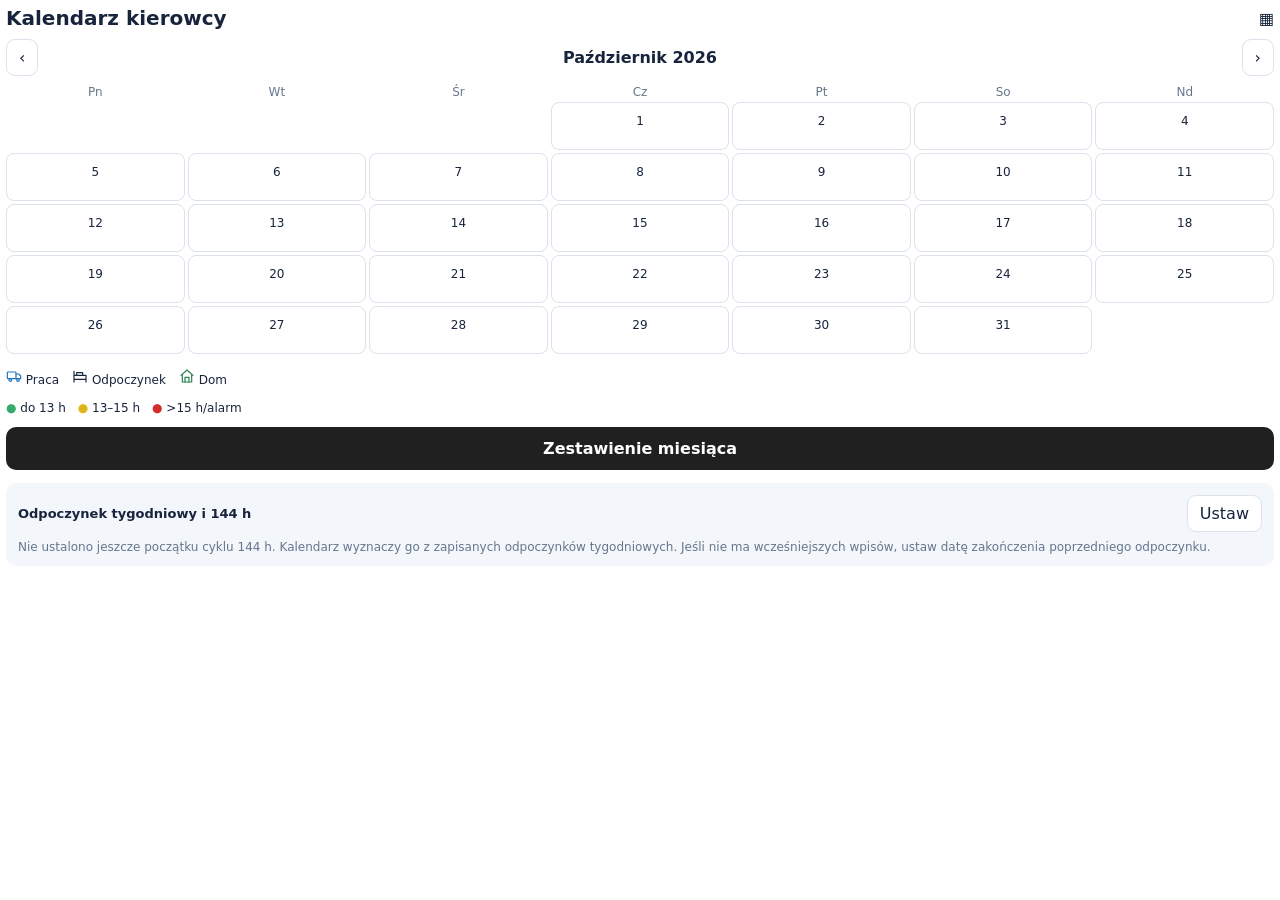
<file: kalendarz-kierowcy.html>
<!doctype html><html lang="pl"><head><meta charset="utf-8"><meta name="viewport" content="width=device-width,initial-scale=1"><meta name="theme-color" content="#ffffff"><title>Gigabajt CMR — Kalendarz kierowcy</title>
<style>
:root{font-family:system-ui,Arial,sans-serif;color:#17243b;background:white}*{box-sizing:border-box}body{margin:0;padding:6px}button,input{font:inherit}button{cursor:pointer}.nav{border:1px solid #dbe2eb;border-radius:9px;background:white;color:#17243b;padding:8px 12px}.primary{width:100%;border:0;border-radius:10px;background:#202020;color:#fff;padding:12px;font-weight:700}.secondary{width:100%;border:1px solid #dbe2eb;border-radius:10px;background:#fff;color:#17243b;padding:11px;font-weight:650}.panel{padding:12px;border-radius:11px;background:#f3f6fa}.muted{font-size:12px;color:#66768d}.top{display:flex;justify-content:space-between;align-items:center;gap:8px;margin-bottom:9px}.grid{display:grid;grid-template-columns:repeat(7,minmax(0,1fr));gap:3px}.tile{width:100%;min-width:0;height:48px;padding:11px 1px 3px;border:1px solid #dbe2eb;border-radius:8px;background:#fff;color:#17243b;display:flex;flex-direction:column;align-items:center;justify-content:center;gap:2px;position:relative}.green{background:rgba(40,165,85,.12)}.yellow{background:rgba(245,197,35,.2)}.red{background:rgba(225,65,65,.15)}.hard{background:rgba(225,45,45,.34)!important;border:2px solid #d42323!important}.left,.right{position:absolute;top:2px;color:#2475b8;font-size:9px;font-weight:850;line-height:1}.left{left:2px}.right{right:2px}.bad{color:#d32222!important}.bang{position:absolute;left:2px;bottom:1px;color:#d32222;font-weight:900}.nineflag{position:absolute;right:3px;bottom:1px;color:#d32222;font-size:10px;font-weight:900;line-height:1}.started{position:absolute;right:1px;bottom:1px;color:#2475b8;font-size:8px;font-weight:800}.choice{display:flex;gap:9px;align-items:center;border:1px solid #dbe2eb;border-radius:9px;padding:9px;font-size:13px}.clock{width:100%;min-width:0;background:#fff;color:#17243b;border:1px solid #dbe2eb;border-radius:9px;text-align:center;padding:12px 2px;font-size:21px;outline:none}.clock:focus{border-color:#2475b8}.dt{width:100%;min-width:0;border:1px solid #dbe2eb;border-radius:9px;padding:10px 4px;background:white;color:#17243b}.sumcard{width:100%;display:block;text-align:center;border:1px solid #dbe2eb;border-radius:13px;background:#fff;color:#17243b;padding:20px 12px}.sumvalue{font-size:25px;font-weight:800;margin-top:8px}.detailrow{display:flex;align-items:center;justify-content:space-between;gap:10px;border-bottom:1px solid #dbe2eb;padding:13px 9px;font-size:13px}.warn{margin-top:8px;padding:8px;color:#c41616;border:1px solid #d4232366;border-radius:8px;font-size:12px}
@media screen{#pdfReport{display:none}}
@media print{
 @page{size:A4;margin:12mm}
 body{margin:0;padding:0;color:#17243b;background:white}
 #app{display:none!important}
 #pdfReport{display:block!important;font:11px Arial,sans-serif;line-height:1.4;color:#17243b}
 #pdfReport h1{font-size:20px;margin:0 0 5px}
 #pdfReport h2{font-size:15px;margin:16px 0 6px}
 #pdfReport .pdfmeta{font-size:10px;color:#64748b;margin-bottom:12px}
 #pdfReport table{width:100%;border-collapse:collapse;font-size:10px}
 #pdfReport th,#pdfReport td{border:1px solid #aebccc;text-align:left;padding:5px 4px;vertical-align:top}
 #pdfReport th{background:#e8eff7;font-weight:bold}
 #pdfReport tr{break-inside:avoid}
 #pdfReport .pdfstats{display:flex;gap:16px;flex-wrap:wrap;margin:9px 0}
 #pdfReport .pdfstats span{padding:8px;border:1px solid #cbd5e1;border-radius:5px}
 #pdfReport .pdfnote{font-size:10px;color:#64748b;margin-top:12px}
}
</style></head><body><main id="app"></main><section id="pdfReport" aria-hidden="true"></section><script>
(()=>{'use strict';
const V=document.getElementById('app'),P=n=>String(n).padStart(2,'0'),H=3600000,mo=['Styczeń','Luty','Marzec','Kwiecień','Maj','Czerwiec','Lipiec','Sierpień','Wrzesień','Październik','Listopad','Grudzień'],KEY='gigabajt-cmr-kalendarz-v23-test-v10-directpdf';
let Y=2026,M=9,selected=0,draft=null,db={},anchor='',ws='',we='';
try{
 let saved=JSON.parse(localStorage.getItem(KEY)||'null');
 if(!saved){
  // Przenies dane kalendarza, ale NIE przenos starych dat demonstracyjnych ustawien 144 h.
  let prior=JSON.parse(localStorage.getItem('gigabajt-cmr-kalendarz-v23-test-nightshift-v8-ninecorner')||'null')||JSON.parse(localStorage.getItem('gigabajt-cmr-kalendarz-v23-test-nightshift-v7')||'null')||JSON.parse(localStorage.getItem('gigabajt-cmr-kalendarz-v23-test-shortrest-v5')||'null')||JSON.parse(localStorage.getItem('gigabajt-cmr-kalendarz-v23')||'null');
  if(prior&&prior.db){db=prior.db;anchor=prior.anchor||'';ws=prior.ws||'';we=prior.we||'';}
 }else if(saved.db){db=saved.db;anchor=saved.anchor||'';ws=saved.ws||'';we=saved.we||''}
}catch(e){}
function persist(){try{localStorage.setItem(KEY,JSON.stringify({db,anchor,ws,we}))}catch(e){}}
const key=d=>`${Y}-${P(M+1)}-${P(d)}`,dDate=k=>{let a=k.split('-').map(Number);return new Date(a[0],a[1]-1,a[2])},work=r=>r&&(r.type==='work'||r.type==='return'||r.type==='depart'),valid=s=>/^\d{4}$/.test(s||'')&&+s.slice(0,2)<24&&+s.slice(2)<60,dur=s=>/^\d{4}$/.test(s||'')&&+s.slice(2)<60?+s.slice(0,2)*60+ +s.slice(2):null,dt=s=>{let x=s?new Date(s):null;return x&&Number.isFinite(+x)?+x:null},fmt=s=>valid(s)?s.slice(0,2)+':'+s.slice(2):'',human=n=>`${Math.floor(n/60)} godz. ${P(n%60)} min`;
const paths={truck:'<rect x="2" y="6" width="13" height="10" rx="1"/><path d="M15 9h4l3 3v4h-7"/><circle cx="6.5" cy="18" r="2"/><circle cx="18" cy="18" r="2"/>',home:'<path d="m3 11 9-8 9 8"/><path d="M5 10v11h14V10"/><path d="M9 21v-7h6v7"/>',bed:'<path d="M3 5v16M21 11v10M3 17h18v4M3 11h18v6M7 11V7h9v4"/>'};
function icon(t,n=16){if(t==='return')return `<span style="display:inline-flex">${icon('truck',12)}${icon('home',12)}</span>`;if(t==='depart')return `<span style="display:inline-flex">${icon('home',12)}${icon('truck',12)}</span>`;return `<svg width="${n}" height="${n}" viewBox="0 0 24 24" fill="none" stroke="${t==='truck'?'#2277bc':t==='home'?'#27824d':'#17243b'}" stroke-width="1.8" stroke-linecap="round" stroke-linejoin="round">${paths[t]}</svg>`}const sym=t=>t==='work'?'truck':t==='return'?'return':t==='depart'?'depart':t==='home'?'home':'bed';
function interval(k,r){if(!work(r)||!valid(r.start))return null;let a=dDate(k);if(r.startOffset===-1)a.setDate(a.getDate()-1);a.setHours(+r.start.slice(0,2),+r.start.slice(2));let b=null;if(valid(r.end)){b=new Date(a);b.setHours(+r.end.slice(0,2),+r.end.slice(2));if(b<=a)b.setDate(b.getDate()+1)}return {a:+a,b:b===null?null:+b}}
function shifts(){return Object.entries(db).map(([k,r])=>({k,r,p:interval(k,r)})).filter(e=>e.p).map(e=>({...e.p,k:e.k,r:e.r})).sort((a,b)=>a.a-b.a)}
function week(){let a=dt(ws),b=dt(we);return a!==null&&b!==null&&b-a>=24*H?{a,b}:null}
function gap(k,r){let p=interval(k,r);if(!p||p.b===null)return null;let n=shifts().find(x=>x.k!==k&&x.a>=p.b);return n?Math.round((n.a-p.b)/60000):null}
function restLink(k,r){let p=interval(k,r);if(!p)return null;let prev=shifts().filter(x=>x.b!==null&&x.b<=p.a&&x.k!==k).at(-1);if(!prev)return null;let between=shifts().some(x=>x.k!==k&&x.k!==prev.k&&x.a>=prev.b&&x.a<p.a);if(between)return null;let minutes=Math.round((p.a-prev.b)/60000);if(minutes<0)return null;let home=prev.r.type==='return';return {minutes,home}}
// Cumulative rest at home: display on return day, each saved home/rest day,
// and on the next shift's starting day. Never count work as rest.
function left(k,r){
 if(!r)return null;
 let d=dDate(k),start=+d,end=+new Date(d.getFullYear(),d.getMonth(),d.getDate()+1);
 let all=shifts(),current=all.find(x=>x.k===k);
 let cutoff=(current&&current.r.type!=='return')?current.a:end;
 let lastReturn=all.filter(x=>x.r.type==='return'&&x.b!==null&&x.b<=cutoff).at(-1);
 if(!lastReturn)return null;
 // All intervening shifts end the home-rest interval.
 if(all.some(x=>x.k!==lastReturn.k&&x.a>=lastReturn.b&&x.a<cutoff))return null;
 if(current&&current.r.type==='return'&&current.k===lastReturn.k){
   if(lastReturn.b>=end)return null;
   return Math.round((end-lastReturn.b)/60000);
 }
 if(!current&&!['home','rest'].includes(r.type))return null;
 if(cutoff<=lastReturn.b)return null;
 return Math.round((cutoff-lastReturn.b)/60000);
}
// Przerwa w trasie: liczymy tylko odcinki o potwierdzonym przebiegu.
// Niezapisane dni są NIEZNANE, nie wolno ich automatycznie przypisać do trasy.
function roadVerified(from,to){
 if(to<=from)return false;
 let d=new Date(from);d.setHours(0,0,0,0);d.setDate(d.getDate()+1);
 while(+d<to){
  let k=d.getFullYear()+'-'+String(d.getMonth()+1).padStart(2,'0')+'-'+String(d.getDate()).padStart(2,'0');
  // Każdy PEŁNY dzień pomiędzy dniówkami musi być oznaczony jako odpoczynek w trasie.
  if(+d+24*H<=to && db[k]?.type!=='rest')return false;
  d.setDate(d.getDate()+1);
 }
 return true;
}
function right(k,r){
 let all=shifts().filter(x=>x.b!==null),p=interval(k,r),start=+dDate(k),
     dayEnd=+new Date(dDate(k).getFullYear(),dDate(k).getMonth(),dDate(k).getDate()+1);
 if(p){
  if(p.b===null||r.type==='return')return null;
  let next=all.find(x=>x.k!==k&&x.a>=p.b);
  if(next&&roadVerified(p.b,next.a))return Math.round((next.a-p.b)/60000);
  // Brak rozpoczęcia kolejnej zmiany: odpoczynek PO bieżącej dniówce jest nieznany.
  // Nie kopiuj tu odpoczynku SPRZED dniówki.
  return null;
 }
 if(!r||r.type!=='rest')return null;
 let prev=all.filter(x=>x.r.type!=='return'&&x.b<=start).at(-1);
 if(!prev)return null;
 if(!roadVerified(prev.b,dayEnd))return null;
 return Math.round((dayEnd-prev.b)/60000);
}
// 144 h: każda pełna pauza tygodniowa (min. 24 h) zamyka poprzedni cykl.
// Nowy cykl liczymy od KOŃCA tej pauzy, a nie od pierwszej kolejnej jazdy.
function weeklyPeriods(){
 let list=[],a=dt(ws),b=dt(we);
 if(a!==null&&b!==null&&b-a>=24*H&&!shifts().some(x=>x.b!==null&&x.a<b&&x.b>a))list.push({a,b,explicit:true});
 let ss=shifts().filter(x=>x.b!==null);
 for(let i=0;i<ss.length-1;i++){
  let from=ss[i].b,to=ss[i+1].a;
  if(to-from>=24*H && !ss.some((z,j)=>j!==i&&j!==i+1&&z.a<to&&z.b>from))list.push({a:from,b:to,explicit:false});
 }
 list.sort((x,y)=>x.b-y.b);
 return list;
}
function cycleInfo(at){
 let rests=weeklyPeriods(),initial=dt(anchor),ref=initial;
 for(let w of rests){if(w.b<=at&&(ref===null||w.b>ref))ref=w.b}
 return {ref,deadline:ref===null?null:ref+144*H,rests};
}
// W 24 godzinach od rozpoczęcia zmiany należy zmieścić odpoczynek dobowy.
// >13 h bez prawidłowego 3+9 nie zostawia miejsca na pełne 11 h.
// Ostrzeżenie dla trwającego / brakującego odpoczynku ma charakter warunkowy.
function nineCandidate(x){
 if(!x||x.b===null)return false;
 let dur=(x.b-x.a)/H, gapAfter=gap(x.k,x.r);
 if(dur>13 && dur<=15 && x.r.three!==true)return true;
 if(gapAfter!==null && gapAfter>=540 && gapAfter<660 && x.r.three!==true)return true;
 return false;
}
function alerts(k,r){
 let p=interval(k,r),out={hard:[],short:false,nineUsed:0,nineLimit:false,nineCurrent:false,nineRemaining:null,unknownCycle:false};
 if(!p||p.b===null)return out;
 let {ref,deadline,rests}=cycleInfo(p.a),g=gap(k,r),duration=(p.b-p.a)/H;
 if(rests.some(w=>p.a<w.b&&p.b>w.a))out.hard.push('Praca nakłada się na odpoczynek tygodniowy.');
 let breach=false;
 if(deadline!==null){
  let current=ref;
  for(let w of rests.filter(w=>w.a>=ref&&w.a<p.b).sort((a,b)=>a.a-b.a)){
   if(w.a>current+144*H)breach=true;
   current=w.b;
  }
  if(p.b>current+144*H)breach=true;
 }
 if(breach)out.hard.push('Przekroczona granica 144 godzin.');
 let ss=shifts().filter(x=>x.b!==null);
 let prior=ss.filter(x=>x.a<p.a&&(ref===null || x.a>=ref));
 out.nineUsed=prior.filter(nineCandidate).length;
 out.unknownCycle=(ref===null);
 out.nineCurrent=nineCandidate({k,r,a:p.a,b:p.b});
 out.nineRemaining=Math.max(0,3-out.nineUsed-(out.nineCurrent?1:0));
 out.nineLimit=out.nineUsed>=3;
 if(out.nineCurrent&&out.nineLimit)out.hard.push('Czwarta skrócona pauza dobowa — trzy dziewiątki już wykorzystane.');
 if(duration>15)out.hard.push('UWAGA! Przekroczyłeś 15 godzin pracy! Wysokie ryzyko naruszenia przepisów i otrzymania wysokiego mandatu!');
 if(g!==null&&g>=0&&g<540)out.hard.push('! ODPOCZYNEK NIEZALICZONY: poniżej 9 godzin. UWAGA — ryzyko wysokiego mandatu. Sprawdź dane tachografu i obowiązujące wyjątki.');
 out.short=g!==null&&g>=0&&g<540;
 return out;
}
function color(k,r){
 let p=interval(k,r),a=alerts(k,r);
 if(a.hard.length)return 'hard';
 if(!p||p.b===null)return '';
 if(a.nineCurrent)return 'yellow';
 let n=(p.b-p.a)/60000;
 return n>900?'red':n>780?'yellow':'green';
}
function calendar(){let off=(new Date(Y,M,1).getDay()+6)%7,n=new Date(Y,M+1,0).getDate(),cells='';for(let i=0;i<Math.ceil((off+n)/7)*7;i++){let d=i-off+1;if(d<1||d>n){cells+='<span></span>';continue}let k=key(d),r=db[k],a=alerts(k,r),l=left(k,r),rr=right(k,r),p=interval(k,r);cells+=`<button class="tile ${color(k,r)}" data-day="${d}">${l!==null?`<span class="left">${Math.floor(l/60)}h</span>`:''}${rr!==null&&rr>=60?`<span class="right ${a.short?'bad':''}">${Math.floor(rr/60)}h</span>`:''}${a.hard.length||a.short?'<span class="bang">!</span>':''}<span style="font-size:12px">${d}</span><span style="height:17px">${r?icon(sym(r.type)):''}</span>${a.nineCurrent?'<span class="nineflag">9</span>':''}${p&&p.b===null?'<span class="started">START</span>':''}</button>`}let w=week(),last=shifts().at(-1),cycle=cycleInfo(last?(last.b||last.a):Date.now());V.innerHTML=`<div class="top"><strong style="font-size:20px">Kalendarz kierowcy</strong><span>▦</span></div><div class="top"><button class="nav" id="prev">‹</button><strong>${mo[M]} ${Y}</strong><button class="nav" id="next">›</button></div><div class="grid">${['Pn','Wt','Śr','Cz','Pt','So','Nd'].map(x=>`<span class="muted" style="text-align:center">${x}</span>`).join('')}${cells}</div><div style="display:flex;gap:13px;flex-wrap:wrap;margin:14px 0;font-size:12px"><span>${icon('truck')} Praca</span><span>${icon('bed')} Odpoczynek</span><span>${icon('home')} Dom</span></div><div style="display:flex;gap:12px;flex-wrap:wrap;margin-bottom:12px;font-size:12px"><span><b style="color:#36aa6b">●</b> do 13 h</span><span><b style="color:#dfb51c">●</b> 13–15 h</span><span><b style="color:#d42b2b">●</b> >15 h/alarm</span></div><button class="primary" id="summary">Zestawienie miesiąca</button><div class="panel" style="margin-top:13px"><div class="top" style="margin:0"><strong style="font-size:13px">Odpoczynek tygodniowy i 144 h</strong><button class="nav" id="settings">Ustaw</button></div><p class="muted" style="margin:8px 0 0">${cycle.ref!==null?'Cykl 144 h od '+new Date(cycle.ref).toLocaleString('pl-PL')+'. Kolejny odpoczynek tygodniowy zacznij do '+new Date(cycle.deadline).toLocaleString('pl-PL'):'Nie ustalono jeszcze początku cyklu 144 h. Kalendarz wyznaczy go z zapisanych odpoczynków tygodniowych. Jeśli nie ma wcześniejszych wpisów, ustaw datę zakończenia poprzedniego odpoczynku.'}</p></div>`;V.querySelector('#summary').onclick=summary;V.querySelector('#settings').onclick=settings;V.querySelectorAll('[data-day]').forEach(b=>b.onclick=()=>{selected=+b.dataset.day;draft={type:'work',start:'',end:'',drive:'',other:'',three:null,...(db[key(selected)]||{})};details()});for(let [id,z] of [['prev',-1],['next',1]])V.querySelector('#'+id).onclick=()=>{let d=new Date(Y,M+z,1);Y=d.getFullYear();M=d.getMonth();calendar()}}
const categories=[['days','Ukończone dniówki'],['total','Łączny czas dniówek'],['drive','Czas prowadzenia pojazdu'],['other','Czas innej pracy']];
function monthly(){let a=[];for(let d=1;d<=new Date(Y,M+1,0).getDate();d++){let k=key(d),r=db[k];if(!r)continue;let p=interval(k,r);a.push({d,r,span:p&&p.b!==null?Math.round((p.b-p.a)/60000):null,drive:dur(r.drive),other:dur(r.other)})}return a}
function sums(){let rows=monthly();return {days:rows.filter(x=>x.span!==null).length,total:rows.reduce((s,x)=>s+(x.span||0),0),drive:rows.reduce((s,x)=>s+(x.drive||0),0),other:rows.reduce((s,x)=>s+(x.other||0),0)}}
function pdfEscape(v){return String(v===null||v===undefined?'—':v).replace(/[&<>"']/g,c=>({'&':'&amp;','<':'&lt;','>':'&gt;','"':'&quot;',"'":'&#39;'}[c]))}
function pdfTime(n){return n===null?'—':human(n)}
// PDF tworzony lokalnie z obrazów stron A4; polskie znaki rysuje systemowa czcionka Canvas.
// Nie potrzebuje internetu, window.print() ani zewnętrznej biblioteki.
function makeDirectPDF(pages){
 let objects=[],enc=new TextEncoder();
 const obj=(txt)=>{objects.push(txt);return objects.length};
 const catalog=obj(''),pagesId=obj('');let pageIds=[];
 const bytesFromBase64=(b64)=>{let raw=atob(b64),b=new Uint8Array(raw.length);for(let i=0;i<raw.length;i++)b[i]=raw.charCodeAt(i);return b};
 for(let j=0;j<pages.length;j++){
  const img=bytesFromBase64(pages[j].split(',')[1]);
  const imageId=obj({img});
  const stream='q 595 0 0 842 0 0 cm /Im0 Do Q';
  const contentId=obj({text:enc.encode(stream)});
  const pageId=obj(`<< /Type /Page /Parent ${pagesId} 0 R /MediaBox [0 0 595 842] /Resources << /XObject << /Im0 ${imageId} 0 R >> >> /Contents ${contentId} 0 R >>`);
  pageIds.push(pageId);
 }
 objects[catalog-1]=`<< /Type /Catalog /Pages ${pagesId} 0 R >>`;
 objects[pagesId-1]=`<< /Type /Pages /Kids [${pageIds.map(id=>id+' 0 R').join(' ')}] /Count ${pageIds.length} >>`;
 let chunks=[],offset=0,positions=[0];
 const append=b=>{chunks.push(b);offset+=b.length};
 append(enc.encode('%PDF-1.4\n'));
 for(let i=0;i<objects.length;i++){
  positions.push(offset);append(enc.encode(`${i+1} 0 obj\n`));let o=objects[i];
  if(typeof o==='string')append(enc.encode(o+'\n'));
  else if(o.img){append(enc.encode(`<< /Type /XObject /Subtype /Image /Width 1240 /Height 1754 /ColorSpace /DeviceRGB /BitsPerComponent 8 /Filter /DCTDecode /Length ${o.img.length} >>\nstream\n`));append(o.img);append(enc.encode('\nendstream\n'))}
  else{append(enc.encode(`<< /Length ${o.text.length} >>\nstream\n`));append(o.text);append(enc.encode('\nendstream\n'))}
  append(enc.encode('endobj\n'));
 }
 const xref=offset;
 append(enc.encode(`xref\n0 ${objects.length+1}\n0000000000 65535 f \n`));
 for(let i=1;i<positions.length;i++)append(enc.encode(String(positions[i]).padStart(10,'0')+' 00000 n \n'));
 append(enc.encode(`trailer\n<< /Size ${objects.length+1} /Root ${catalog} 0 R >>\nstartxref\n${xref}\n%%EOF`));
 return new Blob(chunks,{type:'application/pdf'});
}
function exportMonthPDF(){
 const W=1240,Hh=1754,margin=62,line=36;let images=[],canvas,ctx,y=0;
 const newPage=()=>{if(canvas)images.push(canvas.toDataURL('image/jpeg',0.86));canvas=document.createElement('canvas');canvas.width=W;canvas.height=Hh;ctx=canvas.getContext('2d');ctx.fillStyle='#ffffff';ctx.fillRect(0,0,W,Hh);ctx.fillStyle='#17243b';ctx.textBaseline='top';y=margin};
 const text=(t,x,ypos,font='24px Arial',col='#17243b')=>{ctx.font=font;ctx.fillStyle=col;ctx.fillText(String(t),x,ypos)};
 const safeLine=()=>{if(y>Hh-135)newPage()};
 const rule=()=>{ctx.strokeStyle='#ccd6e2';ctx.beginPath();ctx.moveTo(margin,y+28);ctx.lineTo(W-margin,y+28);ctx.stroke();y+=43};
 newPage();
 text('Gigabajt CMR — Zestawienie miesiąca',margin,y,'bold 38px Arial');y+=56;
 text(`${mo[M]} ${Y}    •    ${new Date().toLocaleDateString('pl-PL')}`,margin,y,'24px Arial','#64748b');y+=60;
 const t=sums(),completed=monthly().filter(x=>x.span!==null).length;
 const stats=[['Liczba dni z zakończoną dniówką',completed],['Łączny czas zmian',human(t.total)],['Czas jazdy (wpisany)',human(t.drive)],['Czas innej pracy (wpisana)',human(t.other)]];
 for(let [label,val] of stats){text(label,margin,y,'24px Arial');text(val,W-400,y,'bold 24px Arial');y+=41}y+=35;
 text('Zapisane dni',margin,y,'bold 31px Arial');y+=47;rule();
 const whole=Object.entries(db).filter(([k])=>k.startsWith(`${Y}-${P(M+1)}-`)).sort((a,b)=>a[0].localeCompare(b[0]));
 for(let [k,r] of whole){safeLine();let p=interval(k,r),a=alerts(k,r),inside=right(k,r),home=left(k,r);
  const typ={'work':'Praca','return':'Powrót do domu','depart':'Wyjazd z domu','home':'W domu','rest':'Odpoczynek poza domem'}[r.type]||r.type;
  text(`${k} — ${typ}`,margin,y,'bold 23px Arial');
  if(a.nineCurrent)text('9',W-100,y,'bold 27px Arial','#ce2222');y+=33;
  const begin=p?new Date(p.a).toLocaleString('pl-PL',{day:'2-digit',month:'2-digit',hour:'2-digit',minute:'2-digit'}):'—';
  const finish=p&&p.b!==null?new Date(p.b).toLocaleString('pl-PL',{day:'2-digit',month:'2-digit',hour:'2-digit'}):'—';
  const duty=p&&p.b!==null?human(Math.round((p.b-p.a)/60000)):'—';
  text(`Zmiana: ${begin} → ${finish}     Czas: ${duty}`,margin+8,y,'21px Arial');y+=30;
  text(`Dom: ${home===null?'—':human(home)}   Trasa: ${inside===null?'—':human(inside)}   Jazda: ${r.drive&&dur(r.drive)!==null?human(dur(r.drive)):'—'}   Inna praca: ${r.other&&dur(r.other)!==null?human(dur(r.other)):'—'}`,margin+8,y,'19px Arial','#46556a');y+=35;rule();
 }
 safeLine();text('Raport opiera się na zapisanych danych. Nie zastępuje tachografu.',margin,y,'18px Arial','#64748b');
 images.push(canvas.toDataURL('image/jpeg',0.86));
 const blob=makeDirectPDF(images),url=URL.createObjectURL(blob),link=document.createElement('a');
 link.href=url;link.download=`Gigabajt_CMR_Kalendarz_${Y}_${P(M+1)}.pdf`;
 document.body.appendChild(link);link.click();link.remove();
 setTimeout(()=>URL.revokeObjectURL(url),60000);
}
function summary(){let a=sums(),values=[String(a.days),human(a.total),human(a.drive),human(a.other)];V.innerHTML=`<button class="nav" id="back">← Kalendarz</button><h3 style="margin:17px 0">Zestawienie — ${mo[M]} ${Y}</h3><div style="display:grid;gap:10px">${categories.map(([id,name],i)=>`<button class="sumcard" data-cat="${id}"><div class="muted" style="font-size:14px">${name}</div><div class="sumvalue">${values[i]}</div><div class="muted" style="margin-top:8px">Dotknij, aby zobaczyć daty ›</div></button>`).join('')}</div><button class="primary" id="pdfDownload" style="margin-top:15px;background:#226cb7">Pobierz raport PDF</button><button class="primary" id="return" style="margin-top:9px">Wróć do kalendarza</button>`;V.querySelector('#back').onclick=calendar;V.querySelector('#return').onclick=calendar;V.querySelector('#pdfDownload').onclick=exportMonthPDF;V.querySelectorAll('[data-cat]').forEach(b=>b.onclick=()=>detailCat(b.dataset.cat))}
function detailCat(id){let name=categories.find(x=>x[0]===id)?.[1];if(!name)return summary();let list=monthly().filter(x=>id==='days'||id==='total'?x.span!==null:x[id]!==null),a=sums(),value=id==='days'?String(a.days):human(a[id]);V.innerHTML=`<button class="nav" id="back">← Zestawienie miesiąca</button><h3>${name}</h3><div class="panel" style="text-align:center;margin-bottom:12px"><div class="muted">${mo[M]} ${Y}</div><div class="sumvalue">${value}</div></div><div class="panel" style="padding:3px 10px">${list.length?list.map(x=>`<div class="detailrow"><div><strong>${x.d} ${mo[M].toLowerCase()}</strong>${id==='days'||id==='total'?`<div class="muted">${fmt(x.r.start)}–${fmt(x.r.end)}</div>`:''}</div><b>${id==='days'?'1 dniówka':human(x[id==='total'?'span':id])}</b></div>`).join(''):'<p class="muted">Nie ma jeszcze wpisów.</p>'}</div><button class="primary" id="return" style="margin-top:14px">Wróć do czterech kafelków</button>`;V.querySelector('#back').onclick=summary;V.querySelector('#return').onclick=summary}
function mask(inp,initial,callback,duration=false){let chars=String(initial||'').replace(/\D/g,'').slice(0,4).padEnd(4,'_').split(''),pos=0;function caret(){let p=pos>=2?pos+1:pos;try{inp.setSelectionRange(p,p)}catch(e){}}function paint(){inp.value=chars.slice(0,2).join('')+':'+chars.slice(2).join('');callback(chars.includes('_')?'':chars.join(''))}function add(s){for(let c of String(s).replace(/\D/g,'')){if(pos>=4)break;if(!duration&&pos===0&&+c>2)continue;if(!duration&&pos===1&&chars[0]==='2'&&+c>3)continue;if(pos===2&&+c>5)continue;chars[pos++]=c}paint();caret()}inp.addEventListener('focus',()=>{pos=0;requestAnimationFrame(caret)});inp.addEventListener('click',()=>{let p=inp.selectionStart||0;pos=Math.max(0,Math.min(4,p>2?p-1:p));requestAnimationFrame(caret)});inp.addEventListener('beforeinput',e=>{if(e.inputType==='insertText'&&e.data!=null){e.preventDefault();add(e.data)}else if(['deleteContentBackward','deleteContentForward'].includes(e.inputType)){e.preventDefault();if(e.inputType==='deleteContentBackward')pos=Math.max(0,pos-1);if(pos<4)chars[pos]='_';paint();caret()}else if(e.inputType==='insertFromPaste'){e.preventDefault();add(e.dataTransfer?.getData('text')||'')}});inp.addEventListener('paste',e=>{e.preventDefault();chars=['_','_','_','_'];pos=0;add(e.clipboardData?.getData('text')||'')});inp.addEventListener('input',()=>{let s=inp.value.replace(/\D/g,'').slice(0,4);chars=s.padEnd(4,'_').split('');pos=s.length;paint();caret()});paint()}
function details(){let k=key(selected),r=draft,active=work(r),exists=!!db[k];V.innerHTML=`<button class="nav" id="back">← Kalendarz</button><h3>${selected} ${mo[M].toLowerCase()} ${Y}</h3><div style="display:grid;gap:7px">${[['work','Dzień pracy'],['return','Powrót do domu'],['depart','Wyjazd z domu'],['home','Pobyt w domu'],['rest','Odpoczynek tygodniowy poza domem']].map(([t,n])=>`<label class="choice"><input type="radio" name="type" value="${t}" ${r.type===t?'checked':''}>${icon(sym(t))}<span>${n}</span></label>`).join('')}</div>${active?`<div class="panel" style="margin-top:12px"><strong>Godziny dniówki</strong><label class="muted" style="display:block;margin-top:9px">Data rozpoczęcia zmiany</label><select id="startOffset" style="width:100%;padding:11px;background:white;border:1px solid #d9dee7;border-radius:9px;font:inherit"><option value="0" ${r.startOffset!==-1?'selected':''}>${selected} ${mo[M].toLowerCase()} (dzień kafelka)</option><option value="-1" ${r.startOffset===-1?'selected':''}>Poprzedniego dnia — ${new Date(dDate(k).getTime()-86400000).toLocaleDateString('pl-PL')}</option></select><div style="display:grid;grid-template-columns:1fr 1fr;gap:10px;margin-top:10px"><div><label class="muted">Rozpoczęcie</label><input class="clock" id="start" inputmode="numeric"></div><div><label class="muted">Zakończenie</label><input class="clock" id="end" inputmode="numeric"></div></div><div id="calc" style="font-size:13px;margin-top:9px"></div></div><div class="panel" style="margin-top:12px"><strong>Godziny kierowcy</strong><p class="muted">Te pola możesz pozostawić puste.</p><div style="display:grid;grid-template-columns:1fr 1fr;gap:10px"><div><label class="muted">Czas prowadzenia pojazdu</label><input class="clock" id="drive" inputmode="numeric"></div><div><label class="muted">Czas innej pracy</label><input class="clock" id="other" inputmode="numeric"></div></div></div><p style="font-size:13px">Czy miałeś co najmniej 3 godziny nieprzerwanego odpoczynku?</p><div style="display:flex;gap:16px;font-size:13px"><label><input type="radio" name="three" value="yes" ${r.three===true?'checked':''}> Tak</label><label><input type="radio" name="three" value="no" ${r.three===false?'checked':''}> Nie</label></div><button class="secondary" id="saveStart" style="margin-top:13px">Zapisz rozpoczęcie</button><button class="primary" id="saveEnd" style="margin-top:9px">Zapisz zakończenie</button>`:'<button class="primary" id="saveDay" style="margin-top:13px">Zapisz dzień</button>'}<div class="panel" id="rests" style="margin-top:12px;font-size:13px"></div>${exists?'<button class="secondary" id="delete" style="margin-top:10px;color:#d32222">Usuń wpis z tego dnia</button>':''}<p class="muted" id="error"></p>`;V.querySelector('#back').onclick=calendar;
function refresh(){let old=db[k];db[k]={...r};let p=interval(k,r),a=alerts(k,r),l=left(k,r),q=right(k,r);if(old)db[k]=old;else delete db[k];V.querySelector('#rests').innerHTML=`<strong>Odpoczynki</strong><p>Tygodniowy przed pracą: <b style="color:#2475b8">${l===null?'—':human(l)}</b></p><p>Po dniówce: <b style="color:${a.short?'#d32222':'#2475b8'}">${q===null?'—':human(q)}</b></p>`;if(active)V.querySelector('#calc').innerHTML=p&&p.b!==null?`Dniówka: <b>${human(Math.round((p.b-p.a)/60000))}</b><div class="muted">${new Date(p.a).toLocaleString('pl-PL',{day:'2-digit',month:'2-digit',hour:'2-digit',minute:'2-digit'})} → ${new Date(p.b).toLocaleString('pl-PL',{day:'2-digit',month:'2-digit',hour:'2-digit',minute:'2-digit'})}</div>${a.short?'<div class="warn">! Przerwa krótsza niż 9 godzin.</div>':''}${(cycleInfo(p.b).deadline!==null?`<div class="muted">Do rozpoczęcia następnego tygodniowego: ${human(Math.max(0,Math.round((cycleInfo(p.b).deadline-p.b)/60000)))}</div>`:'<div class="muted">144 h: brak pewnego początku cyklu.</div>')+`<div class="${a.nineLimit?'warn':'muted'}">Skrócone odpoczynki w cyklu: ${a.nineUsed+(a.nineCurrent?1:0)} z 3${a.nineCurrent?' (ta dniówka zalicza skrócenie)':''}${a.nineLimit?' — limit wyczerpany':''}${a.unknownCycle?' · Początek cyklu nieznany; wynik orientacyjny':''}.</div>`+a.hard.map(t=>`<div class="warn">! ${t}</div>`).join('')}`:valid(r.start)?'<b style="color:#2475b8">Rozpoczęcie gotowe do zapisu.</b>':'Wpisz godzinę rozpoczęcia.'}
V.querySelectorAll('[name=type]').forEach(x=>x.onchange=()=>{r.type=x.value;details()});if(active){V.querySelector('#startOffset').onchange=e=>{r.startOffset=Number(e.target.value);refresh()};for(let f of ['start','end','drive','other'])mask(V.querySelector('#'+f),r[f],x=>{r[f]=x;refresh()},f==='drive'||f==='other');V.querySelectorAll('[name=three]').forEach(x=>x.onchange=()=>{r.three=x.value==='yes';refresh()});V.querySelector('#saveStart').onclick=()=>{if(!valid(r.start)){V.querySelector('#error').textContent='Wpisz pełną godzinę rozpoczęcia.';return}db[k]={...r,end:db[k]?.end||''};persist();calendar()};V.querySelector('#saveEnd').onclick=()=>{if(!valid(r.start)||!valid(r.end)){V.querySelector('#error').textContent='Wpisz rozpoczęcie i zakończenie.';return}db[k]={...r};persist();calendar()}}else V.querySelector('#saveDay').onclick=()=>{db[k]={type:r.type};persist();calendar()};if(exists)V.querySelector('#delete').onclick=()=>{delete db[k];persist();calendar()};refresh()}
function settings(){V.innerHTML=`<button class="nav" id="back">← Kalendarz</button><h3>Odpoczynek tygodniowy</h3>${[['anchor','Koniec poprzedniego tygodniowego',anchor],['ws','Początek odpoczynku',ws],['we','Koniec odpoczynku',we]].map(([id,name,val])=>`<label class="muted">${name}</label><input class="dt" id="${id}" type="datetime-local" value="${val}" style="margin:5px 0 12px">`).join('')}<button class="primary" id="save">Zapisz</button><p class="muted" id="error"></p>`;V.querySelector('#back').onclick=calendar;V.querySelector('#save').onclick=()=>{let a=V.querySelector('#anchor').value,b=V.querySelector('#ws').value,c=V.querySelector('#we').value;if((a&&dt(a)===null)||(b||c)&&(!b||!c||dt(b)===null||dt(c)===null||dt(c)-dt(b)<24*H)){V.querySelector('#error').textContent='Wpisz obie daty odpoczynku tygodniowego (minimum 24 h) lub pozostaw je puste. Koniec poprzedniego odpoczynku jest opcjonalny.';return}anchor=a;ws=b;we=c;persist();calendar()}}
calendar();
// Dostosuj wysokość ramki do aktualnego widoku, także po wejściu w szczegóły.
function reportHeight(){
  const h=Math.ceil(V.getBoundingClientRect().bottom)+6;
  window.parent.postMessage({type:'gigabajt-calendar-height',height:h},window.location.origin);
}
if(typeof ResizeObserver!=='undefined')new ResizeObserver(reportHeight).observe(V);
window.addEventListener('load',reportHeight);
setTimeout(reportHeight,100);
})();
</script>
<script>
(function(){
const DICT={"pl":{"Kalendarz kierowcy":"Kalendarz kierowcy","Praca":"Praca","Odpoczynek":"Odpoczynek","Dom":"Dom","do 13 h":"do 13 h","13–15 h":"13–15 h",">15 h/alarm":">15 h/alarm","Zestawienie miesiąca":"Zestawienie miesiąca","Odpoczynek tygodniowy i 144 h":"Odpoczynek tygodniowy i 144 h","Ustaw":"Ustaw","Tygodniowy:":"Tygodniowy:","Nowy cykl od":"Nowy cykl od","Brak wpisanej pauzy tygodniowej":"Brak wpisanej pauzy tygodniowej","Ukończone dniówki":"Ukończone dniówki","Łączny czas dniówek":"Łączny czas dniówek","Czas prowadzenia pojazdu":"Czas prowadzenia pojazdu","Czas innej pracy":"Czas innej pracy","Dotknij, aby zobaczyć daty ›":"Dotknij, aby zobaczyć daty ›","Wróć do kalendarza":"Wróć do kalendarza","Wróć do czterech kafelków":"Wróć do czterech kafelków","Zestawienie —":"Zestawienie —","Nie ma jeszcze wpisów.":"Nie ma jeszcze wpisów.","1 dniówka":"1 dniówka","Dzień pracy":"Dzień pracy","Powrót do domu":"Powrót do domu","Pobyt w domu":"Pobyt w domu","Odpoczynek tygodniowy poza domem":"Odpoczynek tygodniowy poza domem","Godziny dniówki":"Godziny dniówki","Rozpoczęcie":"Rozpoczęcie","Zakończenie":"Zakończenie","Godziny kierowcy":"Godziny kierowcy","Te pola możesz pozostawić puste.":"Te pola możesz pozostawić puste.","Czy miałeś co najmniej 3 godziny nieprzerwanego odpoczynku?":"Czy miałeś co najmniej 3 godziny nieprzerwanego odpoczynku?","Tak":"Tak","Nie":"Nie","Zapisz rozpoczęcie":"Zapisz rozpoczęcie","Zapisz zakończenie":"Zapisz zakończenie","Zapisz dzień":"Zapisz dzień","Usuń wpis z tego dnia":"Usuń wpis z tego dnia","Odpoczynki":"Odpoczynki","Tygodniowy przed pracą:":"Tygodniowy przed pracą:","Po dniówce:":"Po dniówce:","Dniówka:":"Dniówka:","Przerwa krótsza niż 9 godzin.":"Przerwa krótsza niż 9 godzin.","Rozpoczęcie gotowe do zapisu.":"Rozpoczęcie gotowe do zapisu.","Wpisz godzinę rozpoczęcia.":"Wpisz godzinę rozpoczęcia.","Wpisz pełną godzinę rozpoczęcia.":"Wpisz pełną godzinę rozpoczęcia.","Wpisz rozpoczęcie i zakończenie.":"Wpisz rozpoczęcie i zakończenie.","Odpoczynek tygodniowy":"Odpoczynek tygodniowy","Koniec poprzedniego tygodniowego":"Koniec poprzedniego tygodniowego","Początek odpoczynku":"Początek odpoczynku","Koniec odpoczynku":"Koniec odpoczynku","Zapisz":"Zapisz","Minimum 24 godziny odpoczynku tygodniowego.":"Minimum 24 godziny odpoczynku tygodniowego.","Praca nakłada się na odpoczynek tygodniowy.":"Praca nakłada się na odpoczynek tygodniowy.","Przekroczona granica 144 godzin.":"Przekroczona granica 144 godzin.","Czwarty potencjalny skrócony odpoczynek (9–10 h).":"Czwarty potencjalny skrócony odpoczynek (9–10 h).","Pn":"Pn","Wt":"Wt","Śr":"Śr","Cz":"Cz","Pt":"Pt","So":"So","Nd":"Nd","styczeń":"styczeń","Styczeń":"Styczeń","luty":"luty","Luty":"Luty","marzec":"marzec","Marzec":"Marzec","kwiecień":"kwiecień","Kwiecień":"Kwiecień","maj":"maj","Maj":"Maj","czerwiec":"czerwiec","Czerwiec":"Czerwiec","lipiec":"lipiec","Lipiec":"Lipiec","sierpień":"sierpień","Sierpień":"Sierpień","wrzesień":"wrzesień","Wrzesień":"Wrzesień","październik":"październik","Październik":"Październik","listopad":"listopad","Listopad":"Listopad","grudzień":"grudzień","Grudzień":"Grudzień","godz.":"godz.","min":"min"},"en":{"Kalendarz kierowcy":"Driver calendar","Praca":"Work","Odpoczynek":"Rest","Dom":"Home","do 13 h":"up to 13 h","13–15 h":"13–15 h",">15 h/alarm":">15 h/alert","Zestawienie miesiąca":"Monthly summary","Odpoczynek tygodniowy i 144 h":"Weekly rest and 144 h","Ustaw":"Set","Tygodniowy:":"Weekly rest:","Nowy cykl od":"New cycle from","Brak wpisanej pauzy tygodniowej":"No weekly rest entered","Ukończone dniówki":"Completed shifts","Łączny czas dniówek":"Total shift time","Czas prowadzenia pojazdu":"Driving time","Czas innej pracy":"Other work time","Dotknij, aby zobaczyć daty ›":"Tap to see dates ›","Wróć do kalendarza":"Back to calendar","Wróć do czterech kafelków":"Back to four tiles","Zestawienie —":"Summary —","Nie ma jeszcze wpisów.":"No entries yet.","1 dniówka":"1 shift","Dzień pracy":"Workday","Powrót do domu":"Return home","Pobyt w domu":"Stay at home","Odpoczynek tygodniowy poza domem":"Weekly rest away from home","Godziny dniówki":"Shift hours","Rozpoczęcie":"Start","Zakończenie":"End","Godziny kierowcy":"Driver hours","Te pola możesz pozostawić puste.":"You can leave these fields blank.","Czy miałeś co najmniej 3 godziny nieprzerwanego odpoczynku?":"Did you have at least 3 hours of uninterrupted rest?","Tak":"Yes","Nie":"No","Zapisz rozpoczęcie":"Save start","Zapisz zakończenie":"Save end","Zapisz dzień":"Save day","Usuń wpis z tego dnia":"Delete this day's entry","Odpoczynki":"Rest periods","Tygodniowy przed pracą:":"Weekly before work:","Po dniówce:":"After shift:","Dniówka:":"Shift:","Przerwa krótsza niż 9 godzin.":"Rest shorter than 9 hours.","Rozpoczęcie gotowe do zapisu.":"Start ready to save.","Wpisz godzinę rozpoczęcia.":"Enter start time.","Wpisz pełną godzinę rozpoczęcia.":"Enter a valid start time.","Wpisz rozpoczęcie i zakończenie.":"Enter start and end times.","Odpoczynek tygodniowy":"Weekly rest","Koniec poprzedniego tygodniowego":"End of previous weekly rest","Początek odpoczynku":"Rest start","Koniec odpoczynku":"Rest end","Zapisz":"Save","Minimum 24 godziny odpoczynku tygodniowego.":"Weekly rest must be at least 24 hours.","Praca nakłada się na odpoczynek tygodniowy.":"Work overlaps weekly rest.","Przekroczona granica 144 godzin.":"144-hour limit exceeded.","Czwarty potencjalny skrócony odpoczynek (9–10 h).":"Fourth potential reduced rest (9–10 h).","Pn":"Mo","Wt":"Tu","Śr":"We","Cz":"Th","Pt":"Fr","So":"Sa","Nd":"Su","styczeń":"January","Styczeń":"January","luty":"February","Luty":"February","marzec":"March","Marzec":"March","kwiecień":"April","Kwiecień":"April","maj":"May","Maj":"May","czerwiec":"June","Czerwiec":"June","lipiec":"July","Lipiec":"July","sierpień":"August","Sierpień":"August","wrzesień":"September","Wrzesień":"September","październik":"October","Październik":"October","listopad":"November","Listopad":"November","grudzień":"December","Grudzień":"December","godz.":"hr","min":"min"},"de":{"Kalendarz kierowcy":"Fahrerkalender","Praca":"Arbeit","Odpoczynek":"Ruhezeit","Dom":"Zuhause","do 13 h":"bis 13 Std.","13–15 h":"13–15 Std.",">15 h/alarm":">15 Std./Alarm","Zestawienie miesiąca":"Monatsübersicht","Odpoczynek tygodniowy i 144 h":"Wochenruhezeit und 144 Std.","Ustaw":"Einstellen","Tygodniowy:":"Wochenruhe:","Nowy cykl od":"Neuer Zyklus ab","Brak wpisanej pauzy tygodniowej":"Keine Wochenruhe eingetragen","Ukończone dniówki":"Abgeschlossene Schichten","Łączny czas dniówek":"Gesamte Schichtzeit","Czas prowadzenia pojazdu":"Lenkzeit","Czas innej pracy":"Sonstige Arbeitszeit","Dotknij, aby zobaczyć daty ›":"Tippen für Daten ›","Wróć do kalendarza":"Zurück zum Kalender","Wróć do czterech kafelków":"Zurück zu vier Kacheln","Zestawienie —":"Übersicht —","Nie ma jeszcze wpisów.":"Noch keine Einträge.","1 dniówka":"1 Schicht","Dzień pracy":"Arbeitstag","Powrót do domu":"Heimkehr","Pobyt w domu":"Aufenthalt zu Hause","Odpoczynek tygodniowy poza domem":"Wochenruhe außerhalb des Zuhauses","Godziny dniówki":"Schichtzeiten","Rozpoczęcie":"Beginn","Zakończenie":"Ende","Godziny kierowcy":"Fahrerzeiten","Te pola możesz pozostawić puste.":"Diese Felder können leer bleiben.","Czy miałeś co najmniej 3 godziny nieprzerwanego odpoczynku?":"Hatten Sie mindestens 3 Stunden ununterbrochene Ruhe?","Tak":"Ja","Nie":"Nein","Zapisz rozpoczęcie":"Beginn speichern","Zapisz zakończenie":"Ende speichern","Zapisz dzień":"Tag speichern","Usuń wpis z tego dnia":"Eintrag für diesen Tag löschen","Odpoczynki":"Ruhezeiten","Tygodniowy przed pracą:":"Wochenruhe vor Arbeit:","Po dniówce:":"Nach der Schicht:","Dniówka:":"Schicht:","Przerwa krótsza niż 9 godzin.":"Ruhezeit unter 9 Stunden.","Rozpoczęcie gotowe do zapisu.":"Beginn bereit zum Speichern.","Wpisz godzinę rozpoczęcia.":"Startzeit eingeben.","Wpisz pełną godzinę rozpoczęcia.":"Gültige Startzeit eingeben.","Wpisz rozpoczęcie i zakończenie.":"Beginn und Ende eingeben.","Odpoczynek tygodniowy":"Wochenruhezeit","Koniec poprzedniego tygodniowego":"Ende der vorherigen Wochenruhe","Początek odpoczynku":"Ruhezeitbeginn","Koniec odpoczynku":"Ruhezeitende","Zapisz":"Speichern","Minimum 24 godziny odpoczynku tygodniowego.":"Wochenruhe mindestens 24 Stunden.","Praca nakłada się na odpoczynek tygodniowy.":"Arbeit überschneidet sich mit Wochenruhe.","Przekroczona granica 144 godzin.":"144-Stunden-Grenze überschritten.","Czwarty potencjalny skrócony odpoczynek (9–10 h).":"Vierte mögliche verkürzte Ruhezeit (9–10 Std.).","Pn":"Mo","Wt":"Di","Śr":"Mi","Cz":"Do","Pt":"Fr","So":"Sa","Nd":"So","styczeń":"Januar","Styczeń":"Januar","luty":"Februar","Luty":"Februar","marzec":"März","Marzec":"März","kwiecień":"April","Kwiecień":"April","maj":"Mai","Maj":"Mai","czerwiec":"Juni","Czerwiec":"Juni","lipiec":"Juli","Lipiec":"Juli","sierpień":"August","Sierpień":"August","wrzesień":"September","Wrzesień":"September","październik":"Oktober","Październik":"Oktober","listopad":"November","Listopad":"November","grudzień":"Dezember","Grudzień":"Dezember","godz.":"Std.","min":"Min."},"fr":{"Kalendarz kierowcy":"Calendrier du conducteur","Praca":"Travail","Odpoczynek":"Repos","Dom":"Domicile","do 13 h":"jusqu’à 13 h","13–15 h":"13–15 h",">15 h/alarm":">15 h/alerte","Zestawienie miesiąca":"Résumé mensuel","Odpoczynek tygodniowy i 144 h":"Repos hebdomadaire et 144 h","Ustaw":"Régler","Tygodniowy:":"Repos hebdomadaire :","Nowy cykl od":"Nouveau cycle à partir de","Brak wpisanej pauzy tygodniowej":"Aucun repos hebdomadaire saisi","Ukończone dniówki":"Journées terminées","Łączny czas dniówek":"Durée totale des journées","Czas prowadzenia pojazdu":"Temps de conduite","Czas innej pracy":"Autre temps de travail","Dotknij, aby zobaczyć daty ›":"Touchez pour voir les dates ›","Wróć do kalendarza":"Retour au calendrier","Wróć do czterech kafelków":"Retour aux quatre cartes","Zestawienie —":"Résumé —","Nie ma jeszcze wpisów.":"Aucune entrée pour le moment.","1 dniówka":"1 journée","Dzień pracy":"Journée de travail","Powrót do domu":"Retour à domicile","Pobyt w domu":"Séjour à domicile","Odpoczynek tygodniowy poza domem":"Repos hebdomadaire hors domicile","Godziny dniówki":"Heures de service","Rozpoczęcie":"Début","Zakończenie":"Fin","Godziny kierowcy":"Heures du conducteur","Te pola możesz pozostawić puste.":"Vous pouvez laisser ces champs vides.","Czy miałeś co najmniej 3 godziny nieprzerwanego odpoczynku?":"Avez-vous eu au moins 3 heures de repos ininterrompu ?","Tak":"Oui","Nie":"Non","Zapisz rozpoczęcie":"Enregistrer le début","Zapisz zakończenie":"Enregistrer la fin","Zapisz dzień":"Enregistrer la journée","Usuń wpis z tego dnia":"Supprimer cette journée","Odpoczynki":"Repos","Tygodniowy przed pracą:":"Hebdomadaire avant le travail :","Po dniówce:":"Après la journée :","Dniówka:":"Journée :","Przerwa krótsza niż 9 godzin.":"Repos inférieur à 9 heures.","Rozpoczęcie gotowe do zapisu.":"Début prêt à enregistrer.","Wpisz godzinę rozpoczęcia.":"Saisissez l’heure de début.","Wpisz pełną godzinę rozpoczęcia.":"Entrez une heure de début valide.","Wpisz rozpoczęcie i zakończenie.":"Entrez le début et la fin.","Odpoczynek tygodniowy":"Repos hebdomadaire","Koniec poprzedniego tygodniowego":"Fin du repos hebdomadaire précédent","Początek odpoczynku":"Début du repos","Koniec odpoczynku":"Fin du repos","Zapisz":"Enregistrer","Minimum 24 godziny odpoczynku tygodniowego.":"Repos hebdomadaire de 24 heures minimum.","Praca nakłada się na odpoczynek tygodniowy.":"Le travail chevauche le repos hebdomadaire.","Przekroczona granica 144 godzin.":"Limite de 144 heures dépassée.","Czwarty potencjalny skrócony odpoczynek (9–10 h).":"Quatrième repos réduit potentiel (9–10 h).","Pn":"Lu","Wt":"Ma","Śr":"Me","Cz":"Je","Pt":"Ve","So":"Sa","Nd":"Di","styczeń":"janvier","Styczeń":"Janvier","luty":"février","Luty":"Février","marzec":"mars","Marzec":"Mars","kwiecień":"avril","Kwiecień":"Avril","maj":"mai","Maj":"Mai","czerwiec":"juin","Czerwiec":"Juin","lipiec":"juillet","Lipiec":"Juillet","sierpień":"août","Sierpień":"Août","wrzesień":"septembre","Wrzesień":"Septembre","październik":"octobre","Październik":"Octobre","listopad":"novembre","Listopad":"Novembre","grudzień":"décembre","Grudzień":"Décembre","godz.":"h","min":"min"},"es":{"Kalendarz kierowcy":"Calendario del conductor","Praca":"Trabajo","Odpoczynek":"Descanso","Dom":"Casa","do 13 h":"hasta 13 h","13–15 h":"13–15 h",">15 h/alarm":">15 h/alerta","Zestawienie miesiąca":"Resumen mensual","Odpoczynek tygodniowy i 144 h":"Descanso semanal y 144 h","Ustaw":"Configurar","Tygodniowy:":"Descanso semanal:","Nowy cykl od":"Nuevo ciclo desde","Brak wpisanej pauzy tygodniowej":"No se ha registrado descanso semanal","Ukończone dniówki":"Jornadas completadas","Łączny czas dniówek":"Tiempo total de jornadas","Czas prowadzenia pojazdu":"Tiempo de conducción","Czas innej pracy":"Tiempo de otros trabajos","Dotknij, aby zobaczyć daty ›":"Toca para ver las fechas ›","Wróć do kalendarza":"Volver al calendario","Wróć do czterech kafelków":"Volver a cuatro tarjetas","Zestawienie —":"Resumen —","Nie ma jeszcze wpisów.":"Todavía no hay registros.","1 dniówka":"1 jornada","Dzień pracy":"Día de trabajo","Powrót do domu":"Regreso a casa","Pobyt w domu":"Estancia en casa","Odpoczynek tygodniowy poza domem":"Descanso semanal fuera de casa","Godziny dniówki":"Horas de jornada","Rozpoczęcie":"Inicio","Zakończenie":"Fin","Godziny kierowcy":"Horas del conductor","Te pola możesz pozostawić puste.":"Puedes dejar estos campos vacíos.","Czy miałeś co najmniej 3 godziny nieprzerwanego odpoczynku?":"¿Tuviste al menos 3 horas de descanso ininterrumpido?","Tak":"Sí","Nie":"No","Zapisz rozpoczęcie":"Guardar inicio","Zapisz zakończenie":"Guardar fin","Zapisz dzień":"Guardar día","Usuń wpis z tego dnia":"Eliminar registro del día","Odpoczynki":"Descansos","Tygodniowy przed pracą:":"Semanal antes del trabajo:","Po dniówce:":"Después de la jornada:","Dniówka:":"Jornada:","Przerwa krótsza niż 9 godzin.":"Descanso inferior a 9 horas.","Rozpoczęcie gotowe do zapisu.":"Inicio listo para guardar.","Wpisz godzinę rozpoczęcia.":"Introduce la hora de inicio.","Wpisz pełną godzinę rozpoczęcia.":"Introduce una hora de inicio válida.","Wpisz rozpoczęcie i zakończenie.":"Introduce inicio y fin.","Odpoczynek tygodniowy":"Descanso semanal","Koniec poprzedniego tygodniowego":"Fin del descanso semanal anterior","Początek odpoczynku":"Inicio del descanso","Koniec odpoczynku":"Fin del descanso","Zapisz":"Guardar","Minimum 24 godziny odpoczynku tygodniowego.":"Descanso semanal de 24 horas como mínimo.","Praca nakłada się na odpoczynek tygodniowy.":"El trabajo se superpone al descanso semanal.","Przekroczona granica 144 godzin.":"Límite de 144 horas superado.","Czwarty potencjalny skrócony odpoczynek (9–10 h).":"Cuarto descanso reducido potencial (9–10 h).","Pn":"Lu","Wt":"Ma","Śr":"Mi","Cz":"Ju","Pt":"Vi","So":"Sá","Nd":"Do","styczeń":"enero","Styczeń":"Enero","luty":"febrero","Luty":"Febrero","marzec":"marzo","Marzec":"Marzo","kwiecień":"abril","Kwiecień":"Abril","maj":"mayo","Maj":"Mayo","czerwiec":"junio","Czerwiec":"Junio","lipiec":"julio","Lipiec":"Julio","sierpień":"agosto","Sierpień":"Agosto","wrzesień":"septiembre","Wrzesień":"Septiembre","październik":"octubre","Październik":"Octubre","listopad":"noviembre","Listopad":"Noviembre","grudzień":"diciembre","Grudzień":"Diciembre","godz.":"h","min":"min"},"it":{"Kalendarz kierowcy":"Calendario autista","Praca":"Lavoro","Odpoczynek":"Riposo","Dom":"Casa","do 13 h":"fino a 13 h","13–15 h":"13–15 h",">15 h/alarm":">15 h/allarme","Zestawienie miesiąca":"Riepilogo mensile","Odpoczynek tygodniowy i 144 h":"Riposo settimanale e 144 h","Ustaw":"Imposta","Tygodniowy:":"Riposo settimanale:","Nowy cykl od":"Nuovo ciclo da","Brak wpisanej pauzy tygodniowej":"Nessun riposo settimanale inserito","Ukończone dniówki":"Turni completati","Łączny czas dniówek":"Durata totale dei turni","Czas prowadzenia pojazdu":"Tempo di guida","Czas innej pracy":"Tempo di altro lavoro","Dotknij, aby zobaczyć daty ›":"Tocca per vedere le date ›","Wróć do kalendarza":"Torna al calendario","Wróć do czterech kafelków":"Torna alle quattro schede","Zestawienie —":"Riepilogo —","Nie ma jeszcze wpisów.":"Non ci sono ancora voci.","1 dniówka":"1 turno","Dzień pracy":"Giornata lavorativa","Powrót do domu":"Ritorno a casa","Pobyt w domu":"Permanenza a casa","Odpoczynek tygodniowy poza domem":"Riposo settimanale fuori casa","Godziny dniówki":"Orario del turno","Rozpoczęcie":"Inizio","Zakończenie":"Fine","Godziny kierowcy":"Ore del conducente","Te pola możesz pozostawić puste.":"Puoi lasciare vuoti questi campi.","Czy miałeś co najmniej 3 godziny nieprzerwanego odpoczynku?":"Hai avuto almeno 3 ore di riposo ininterrotto?","Tak":"Sì","Nie":"No","Zapisz rozpoczęcie":"Salva inizio","Zapisz zakończenie":"Salva fine","Zapisz dzień":"Salva giorno","Usuń wpis z tego dnia":"Elimina voce del giorno","Odpoczynki":"Riposi","Tygodniowy przed pracą:":"Settimanale prima del lavoro:","Po dniówce:":"Dopo il turno:","Dniówka:":"Turno:","Przerwa krótsza niż 9 godzin.":"Riposo inferiore a 9 ore.","Rozpoczęcie gotowe do zapisu.":"Inizio pronto per salvare.","Wpisz godzinę rozpoczęcia.":"Inserisci l’ora di inizio.","Wpisz pełną godzinę rozpoczęcia.":"Inserisci un orario di inizio valido.","Wpisz rozpoczęcie i zakończenie.":"Inserisci inizio e fine.","Odpoczynek tygodniowy":"Riposo settimanale","Koniec poprzedniego tygodniowego":"Fine del riposo settimanale precedente","Początek odpoczynku":"Inizio riposo","Koniec odpoczynku":"Fine riposo","Zapisz":"Salva","Minimum 24 godziny odpoczynku tygodniowego.":"Riposo settimanale di almeno 24 ore.","Praca nakłada się na odpoczynek tygodniowy.":"Il lavoro si sovrappone al riposo settimanale.","Przekroczona granica 144 godzin.":"Limite di 144 ore superato.","Czwarty potencjalny skrócony odpoczynek (9–10 h).":"Quarto riposo ridotto potenziale (9–10 h).","Pn":"Lu","Wt":"Ma","Śr":"Me","Cz":"Gi","Pt":"Ve","So":"Sa","Nd":"Do","styczeń":"gennaio","Styczeń":"Gennaio","luty":"febbraio","Luty":"Febbraio","marzec":"marzo","Marzec":"Marzo","kwiecień":"aprile","Kwiecień":"Aprile","maj":"maggio","Maj":"Maggio","czerwiec":"giugno","Czerwiec":"Giugno","lipiec":"luglio","Lipiec":"Luglio","sierpień":"agosto","Sierpień":"Agosto","wrzesień":"settembre","Wrzesień":"Settembre","październik":"ottobre","Październik":"Ottobre","listopad":"novembre","Listopad":"Novembre","grudzień":"dicembre","Grudzień":"Dicembre","godz.":"ore","min":"min"},"pt":{"Kalendarz kierowcy":"Calendário do motorista","Praca":"Trabalho","Odpoczynek":"Descanso","Dom":"Casa","do 13 h":"até 13 h","13–15 h":"13–15 h",">15 h/alarm":">15 h/alerta","Zestawienie miesiąca":"Resumo mensal","Odpoczynek tygodniowy i 144 h":"Descanso semanal e 144 h","Ustaw":"Definir","Tygodniowy:":"Descanso semanal:","Nowy cykl od":"Novo ciclo a partir de","Brak wpisanej pauzy tygodniowej":"Sem descanso semanal registado","Ukończone dniówki":"Turnos concluídos","Łączny czas dniówek":"Tempo total dos turnos","Czas prowadzenia pojazdu":"Tempo de condução","Czas innej pracy":"Tempo de outros trabalhos","Dotknij, aby zobaczyć daty ›":"Toque para ver as datas ›","Wróć do kalendarza":"Voltar ao calendário","Wróć do czterech kafelków":"Voltar aos quatro cartões","Zestawienie —":"Resumo —","Nie ma jeszcze wpisów.":"Ainda não há registos.","1 dniówka":"1 turno","Dzień pracy":"Dia de trabalho","Powrót do domu":"Regresso a casa","Pobyt w domu":"Estadia em casa","Odpoczynek tygodniowy poza domem":"Descanso semanal fora de casa","Godziny dniówki":"Horas do turno","Rozpoczęcie":"Início","Zakończenie":"Fim","Godziny kierowcy":"Horas do motorista","Te pola możesz pozostawić puste.":"Pode deixar estes campos vazios.","Czy miałeś co najmniej 3 godziny nieprzerwanego odpoczynku?":"Teve pelo menos 3 horas de descanso ininterrupto?","Tak":"Sim","Nie":"Não","Zapisz rozpoczęcie":"Guardar início","Zapisz zakończenie":"Guardar fim","Zapisz dzień":"Guardar dia","Usuń wpis z tego dnia":"Eliminar registo do dia","Odpoczynki":"Descansos","Tygodniowy przed pracą:":"Semanal antes do trabalho:","Po dniówce:":"Depois do turno:","Dniówka:":"Turno:","Przerwa krótsza niż 9 godzin.":"Descanso inferior a 9 horas.","Rozpoczęcie gotowe do zapisu.":"Início pronto para guardar.","Wpisz godzinę rozpoczęcia.":"Introduza a hora de início.","Wpisz pełną godzinę rozpoczęcia.":"Introduza uma hora de início válida.","Wpisz rozpoczęcie i zakończenie.":"Introduza início e fim.","Odpoczynek tygodniowy":"Descanso semanal","Koniec poprzedniego tygodniowego":"Fim do descanso semanal anterior","Początek odpoczynku":"Início do descanso","Koniec odpoczynku":"Fim do descanso","Zapisz":"Guardar","Minimum 24 godziny odpoczynku tygodniowego.":"Descanso semanal mínimo de 24 horas.","Praca nakłada się na odpoczynek tygodniowy.":"O trabalho coincide com o descanso semanal.","Przekroczona granica 144 godzin.":"Limite de 144 horas excedido.","Czwarty potencjalny skrócony odpoczynek (9–10 h).":"Quarto descanso reduzido potencial (9–10 h).","Pn":"Seg","Wt":"Ter","Śr":"Qua","Cz":"Qui","Pt":"Sex","So":"Sáb","Nd":"Dom","styczeń":"janeiro","Styczeń":"Janeiro","luty":"fevereiro","Luty":"Fevereiro","marzec":"março","Marzec":"Março","kwiecień":"abril","Kwiecień":"Abril","maj":"maio","Maj":"Maio","czerwiec":"junho","Czerwiec":"Junho","lipiec":"julho","Lipiec":"Julho","sierpień":"agosto","Sierpień":"Agosto","wrzesień":"setembro","Wrzesień":"Setembro","październik":"outubro","Październik":"Outubro","listopad":"novembro","Listopad":"Novembro","grudzień":"dezembro","Grudzień":"Dezembro","godz.":"h","min":"min"},"nl":{"Kalendarz kierowcy":"Chauffeurskalender","Praca":"Werk","Odpoczynek":"Rust","Dom":"Thuis","do 13 h":"tot 13 u","13–15 h":"13–15 u",">15 h/alarm":">15 u/alarm","Zestawienie miesiąca":"Maandoverzicht","Odpoczynek tygodniowy i 144 h":"Wekelijkse rust en 144 u","Ustaw":"Instellen","Tygodniowy:":"Weekrust:","Nowy cykl od":"Nieuwe cyclus vanaf","Brak wpisanej pauzy tygodniowej":"Geen wekelijkse rust ingevoerd","Ukończone dniówki":"Afgeronde diensten","Łączny czas dniówek":"Totale diensttijd","Czas prowadzenia pojazdu":"Rijtijd","Czas innej pracy":"Andere werktijd","Dotknij, aby zobaczyć daty ›":"Tik voor datums ›","Wróć do kalendarza":"Terug naar kalender","Wróć do czterech kafelków":"Terug naar vier tegels","Zestawienie —":"Overzicht —","Nie ma jeszcze wpisów.":"Nog geen gegevens.","1 dniówka":"1 dienst","Dzień pracy":"Werkdag","Powrót do domu":"Terug naar huis","Pobyt w domu":"Thuisverblijf","Odpoczynek tygodniowy poza domem":"Wekelijkse rust buitenshuis","Godziny dniówki":"Diensturen","Rozpoczęcie":"Begin","Zakończenie":"Einde","Godziny kierowcy":"Chauffeursuren","Te pola możesz pozostawić puste.":"Je kunt deze velden leeg laten.","Czy miałeś co najmniej 3 godziny nieprzerwanego odpoczynku?":"Had je minstens 3 uur ononderbroken rust?","Tak":"Ja","Nie":"Nee","Zapisz rozpoczęcie":"Begin opslaan","Zapisz zakończenie":"Einde opslaan","Zapisz dzień":"Dag opslaan","Usuń wpis z tego dnia":"Daggegevens verwijderen","Odpoczynki":"Rusttijden","Tygodniowy przed pracą:":"Weekrust vóór werk:","Po dniówce:":"Na dienst:","Dniówka:":"Dienst:","Przerwa krótsza niż 9 godzin.":"Rust korter dan 9 uur.","Rozpoczęcie gotowe do zapisu.":"Begin klaar om op te slaan.","Wpisz godzinę rozpoczęcia.":"Voer begintijd in.","Wpisz pełną godzinę rozpoczęcia.":"Voer geldige begintijd in.","Wpisz rozpoczęcie i zakończenie.":"Voer begin- en eindtijd in.","Odpoczynek tygodniowy":"Wekelijkse rust","Koniec poprzedniego tygodniowego":"Einde vorige weekrust","Początek odpoczynku":"Begin rust","Koniec odpoczynku":"Einde rust","Zapisz":"Opslaan","Minimum 24 godziny odpoczynku tygodniowego.":"Weekrust minimaal 24 uur.","Praca nakłada się na odpoczynek tygodniowy.":"Werk overlapt weekrust.","Przekroczona granica 144 godzin.":"144-uursgrens overschreden.","Czwarty potencjalny skrócony odpoczynek (9–10 h).":"Vierde mogelijke verkorte rust (9–10 u).","Pn":"Ma","Wt":"Di","Śr":"Wo","Cz":"Do","Pt":"Vr","So":"Za","Nd":"Zo","styczeń":"januari","Styczeń":"Januari","luty":"februari","Luty":"Februari","marzec":"maart","Marzec":"Maart","kwiecień":"april","Kwiecień":"April","maj":"mei","Maj":"Mei","czerwiec":"juni","Czerwiec":"Juni","lipiec":"juli","Lipiec":"Juli","sierpień":"augustus","Sierpień":"Augustus","wrzesień":"september","Wrzesień":"September","październik":"oktober","Październik":"Oktober","listopad":"november","Listopad":"November","grudzień":"december","Grudzień":"December","godz.":"u","min":"min"},"cs":{"Kalendarz kierowcy":"Kalendář řidiče","Praca":"Práce","Odpoczynek":"Odpočinek","Dom":"Domov","do 13 h":"do 13 h","13–15 h":"13–15 h",">15 h/alarm":">15 h/varování","Zestawienie miesiąca":"Měsíční přehled","Odpoczynek tygodniowy i 144 h":"Týdenní odpočinek a 144 h","Ustaw":"Nastavit","Tygodniowy:":"Týdenní odpočinek:","Nowy cykl od":"Nový cyklus od","Brak wpisanej pauzy tygodniowej":"Týdenní odpočinek není zadán","Ukończone dniówki":"Dokončené směny","Łączny czas dniówek":"Celková doba směn","Czas prowadzenia pojazdu":"Doba řízení","Czas innej pracy":"Doba jiné práce","Dotknij, aby zobaczyć daty ›":"Klepněte pro data ›","Wróć do kalendarza":"Zpět do kalendáře","Wróć do czterech kafelków":"Zpět na čtyři karty","Zestawienie —":"Přehled —","Nie ma jeszcze wpisów.":"Zatím žádné záznamy.","1 dniówka":"1 směna","Dzień pracy":"Pracovní den","Powrót do domu":"Návrat domů","Pobyt w domu":"Pobyt doma","Odpoczynek tygodniowy poza domem":"Týdenní odpočinek mimo domov","Godziny dniówki":"Hodiny směny","Rozpoczęcie":"Začátek","Zakończenie":"Konec","Godziny kierowcy":"Hodiny řidiče","Te pola możesz pozostawić puste.":"Tato pole můžete nechat prázdná.","Czy miałeś co najmniej 3 godziny nieprzerwanego odpoczynku?":"Měl jste alespoň 3 hodiny nepřerušeného odpočinku?","Tak":"Ano","Nie":"Ne","Zapisz rozpoczęcie":"Uložit začátek","Zapisz zakończenie":"Uložit konec","Zapisz dzień":"Uložit den","Usuń wpis z tego dnia":"Smazat záznam dne","Odpoczynki":"Odpočinky","Tygodniowy przed pracą:":"Týdenní před prací:","Po dniówce:":"Po směně:","Dniówka:":"Směna:","Przerwa krótsza niż 9 godzin.":"Odpočinek kratší než 9 hodin.","Rozpoczęcie gotowe do zapisu.":"Začátek připraven k uložení.","Wpisz godzinę rozpoczęcia.":"Zadejte čas začátku.","Wpisz pełną godzinę rozpoczęcia.":"Zadejte platný čas začátku.","Wpisz rozpoczęcie i zakończenie.":"Zadejte začátek a konec.","Odpoczynek tygodniowy":"Týdenní odpočinek","Koniec poprzedniego tygodniowego":"Konec předchozího týdenního odpočinku","Początek odpoczynku":"Začátek odpočinku","Koniec odpoczynku":"Konec odpočinku","Zapisz":"Uložit","Minimum 24 godziny odpoczynku tygodniowego.":"Týdenní odpočinek minimálně 24 hodin.","Praca nakłada się na odpoczynek tygodniowy.":"Práce se překrývá s týdenním odpočinkem.","Przekroczona granica 144 godzin.":"Překročen limit 144 hodin.","Czwarty potencjalny skrócony odpoczynek (9–10 h).":"Čtvrtý možný zkrácený odpočinek (9–10 h).","Pn":"Po","Wt":"Út","Śr":"St","Cz":"Čt","Pt":"Pá","So":"So","Nd":"Ne","styczeń":"leden","Styczeń":"Leden","luty":"únor","Luty":"Únor","marzec":"březen","Marzec":"Březen","kwiecień":"duben","Kwiecień":"Duben","maj":"květen","Maj":"Květen","czerwiec":"červen","Czerwiec":"Červen","lipiec":"červenec","Lipiec":"Červenec","sierpień":"srpen","Sierpień":"Srpen","wrzesień":"září","Wrzesień":"Září","październik":"říjen","Październik":"Říjen","listopad":"listopad","Listopad":"Listopad","grudzień":"prosinec","Grudzień":"Prosinec","godz.":"hod.","min":"min"},"uk":{"Kalendarz kierowcy":"Календар водія","Praca":"Робота","Odpoczynek":"Відпочинок","Dom":"Дім","do 13 h":"до 13 год","13–15 h":"13–15 год",">15 h/alarm":">15 год/попередження","Zestawienie miesiąca":"Місячний підсумок","Odpoczynek tygodniowy i 144 h":"Тижневий відпочинок і 144 год","Ustaw":"Налаштувати","Tygodniowy:":"Тижневий відпочинок:","Nowy cykl od":"Новий цикл від","Brak wpisanej pauzy tygodniowej":"Тижневий відпочинок не введено","Ukończone dniówki":"Завершені зміни","Łączny czas dniówek":"Загальний час змін","Czas prowadzenia pojazdu":"Час керування","Czas innej pracy":"Час іншої роботи","Dotknij, aby zobaczyć daty ›":"Натисніть, щоб побачити дати ›","Wróć do kalendarza":"Назад до календаря","Wróć do czterech kafelków":"Назад до чотирьох карток","Zestawienie —":"Підсумок —","Nie ma jeszcze wpisów.":"Записів поки немає.","1 dniówka":"1 зміна","Dzień pracy":"Робочий день","Powrót do domu":"Повернення додому","Pobyt w domu":"Перебування вдома","Odpoczynek tygodniowy poza domem":"Тижневий відпочинок поза домом","Godziny dniówki":"Години зміни","Rozpoczęcie":"Початок","Zakończenie":"Кінець","Godziny kierowcy":"Години водія","Te pola możesz pozostawić puste.":"Ці поля можна залишити порожніми.","Czy miałeś co najmniej 3 godziny nieprzerwanego odpoczynku?":"Чи мали ви щонайменше 3 години безперервного відпочинку?","Tak":"Так","Nie":"Ні","Zapisz rozpoczęcie":"Зберегти початок","Zapisz zakończenie":"Зберегти кінець","Zapisz dzień":"Зберегти день","Usuń wpis z tego dnia":"Видалити запис за день","Odpoczynki":"Відпочинок","Tygodniowy przed pracą:":"Тижневий перед роботою:","Po dniówce:":"Після зміни:","Dniówka:":"Зміна:","Przerwa krótsza niż 9 godzin.":"Відпочинок менше 9 годин.","Rozpoczęcie gotowe do zapisu.":"Початок готовий до збереження.","Wpisz godzinę rozpoczęcia.":"Введіть час початку.","Wpisz pełną godzinę rozpoczęcia.":"Введіть правильний час початку.","Wpisz rozpoczęcie i zakończenie.":"Введіть початок і кінець.","Odpoczynek tygodniowy":"Тижневий відпочинок","Koniec poprzedniego tygodniowego":"Кінець попереднього тижневого відпочинку","Początek odpoczynku":"Початок відпочинку","Koniec odpoczynku":"Кінець відпочинку","Zapisz":"Зберегти","Minimum 24 godziny odpoczynku tygodniowego.":"Тижневий відпочинок щонайменше 24 години.","Praca nakłada się na odpoczynek tygodniowy.":"Робота накладається на тижневий відпочинок.","Przekroczona granica 144 godzin.":"Перевищено межу 144 годин.","Czwarty potencjalny skrócony odpoczynek (9–10 h).":"Четвертий можливий скорочений відпочинок (9–10 год).","Pn":"Пн","Wt":"Вт","Śr":"Ср","Cz":"Чт","Pt":"Пт","So":"Сб","Nd":"Нд","styczeń":"січень","Styczeń":"Січень","luty":"лютий","Luty":"Лютий","marzec":"березень","Marzec":"Березень","kwiecień":"квітень","Kwiecień":"Квітень","maj":"травень","Maj":"Травень","czerwiec":"червень","Czerwiec":"Червень","lipiec":"липень","Lipiec":"Липень","sierpień":"серпень","Sierpień":"Серпень","wrzesień":"вересень","Wrzesień":"Вересень","październik":"жовтень","Październik":"Жовтень","listopad":"листопад","Listopad":"Листопад","grudzień":"грудень","Grudzień":"Грудень","godz.":"год","min":"хв"}};
let lang=(localStorage.getItem('gbcmr-language')||'pl');
let translating=false;
const base=['styczeń','luty','marzec','kwiecień','maj','czerwiec','lipiec','sierpień','wrzesień','październik','listopad','grudzień'];
function translateText(s){
 if(lang==='pl'||!DICT[lang])return s;
 const tr=DICT[lang],trim=s.trim();if(!trim)return s;
 let t=tr[trim];
 if(!t){t=trim;
  // Longest phrases first; text nodes can combine a fixed phrase and dynamic numbers.
  for(const [from,to] of Object.entries(tr).sort((a,b)=>b[0].length-a[0].length)){
   if(from==='min'||from==='godz.'||from.length===2)continue;
   t=t.split(from).join(to);
  }
  for(const [from,to] of Object.entries(tr).filter(x=>x[0].length===2||x[0]==='godz.'||x[0]==='min')){
   let escaped=from.replace(/[.*+?^${}()|[\]\\]/g,'\\$&');
   t=t.replace(new RegExp('(^|[\\s,])'+escaped+'(?=$|[\\s,.])','g'),(_,a)=>a+to);
  }
 }
 return s.replace(trim,t);
}
function refresh(){
 if(translating)return; translating=true;
 try{
  document.documentElement.lang=lang;
  const root=document.getElementById('app');if(!root)return;
  const walker=document.createTreeWalker(root,NodeFilter.SHOW_TEXT);let nodes=[];while(walker.nextNode())nodes.push(walker.currentNode);
  for(const n of nodes){
   if(!n.__gbPolishText)n.__gbPolishText=n.nodeValue;
   const val=translateText(n.__gbPolishText);if(n.nodeValue!==val)n.nodeValue=val;
  }
  document.title=(DICT[lang]||DICT.pl)['Kalendarz kierowcy']+' — Gigabajt CMR';
 }finally{translating=false}
}
function switchLang(code){if(!DICT[code])code='pl';lang=code;refresh()}
window.addEventListener('message',e=>{if(e.origin!==location.origin||e.source!==window.parent)return;if(e.data&&e.data.type==='gigabajt-calendar-language')switchLang(e.data.lang)});
const obs=new MutationObserver(()=>{if(translating)return;refresh()});
obs.observe(document.getElementById('app'),{childList:true,subtree:true,characterData:true});
switchLang(lang);
})();
</script>
</body></html>
</file>
